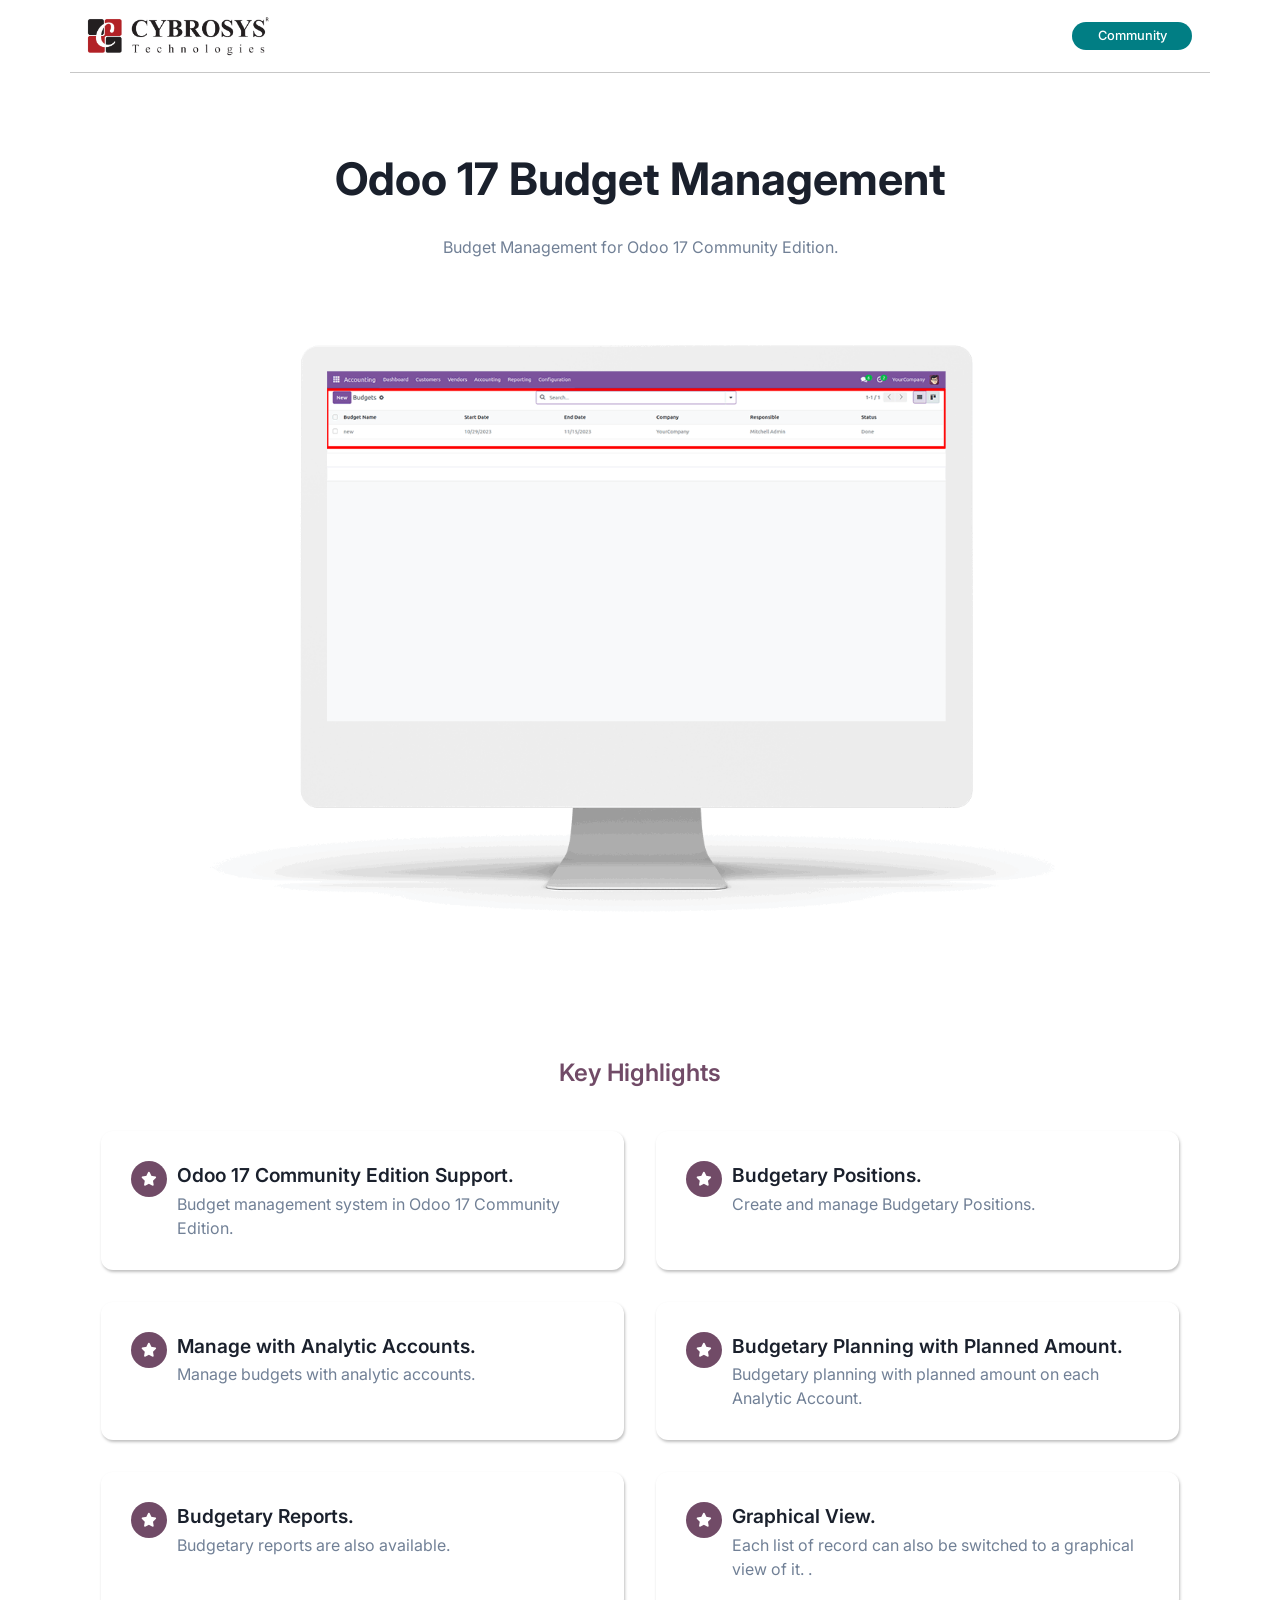
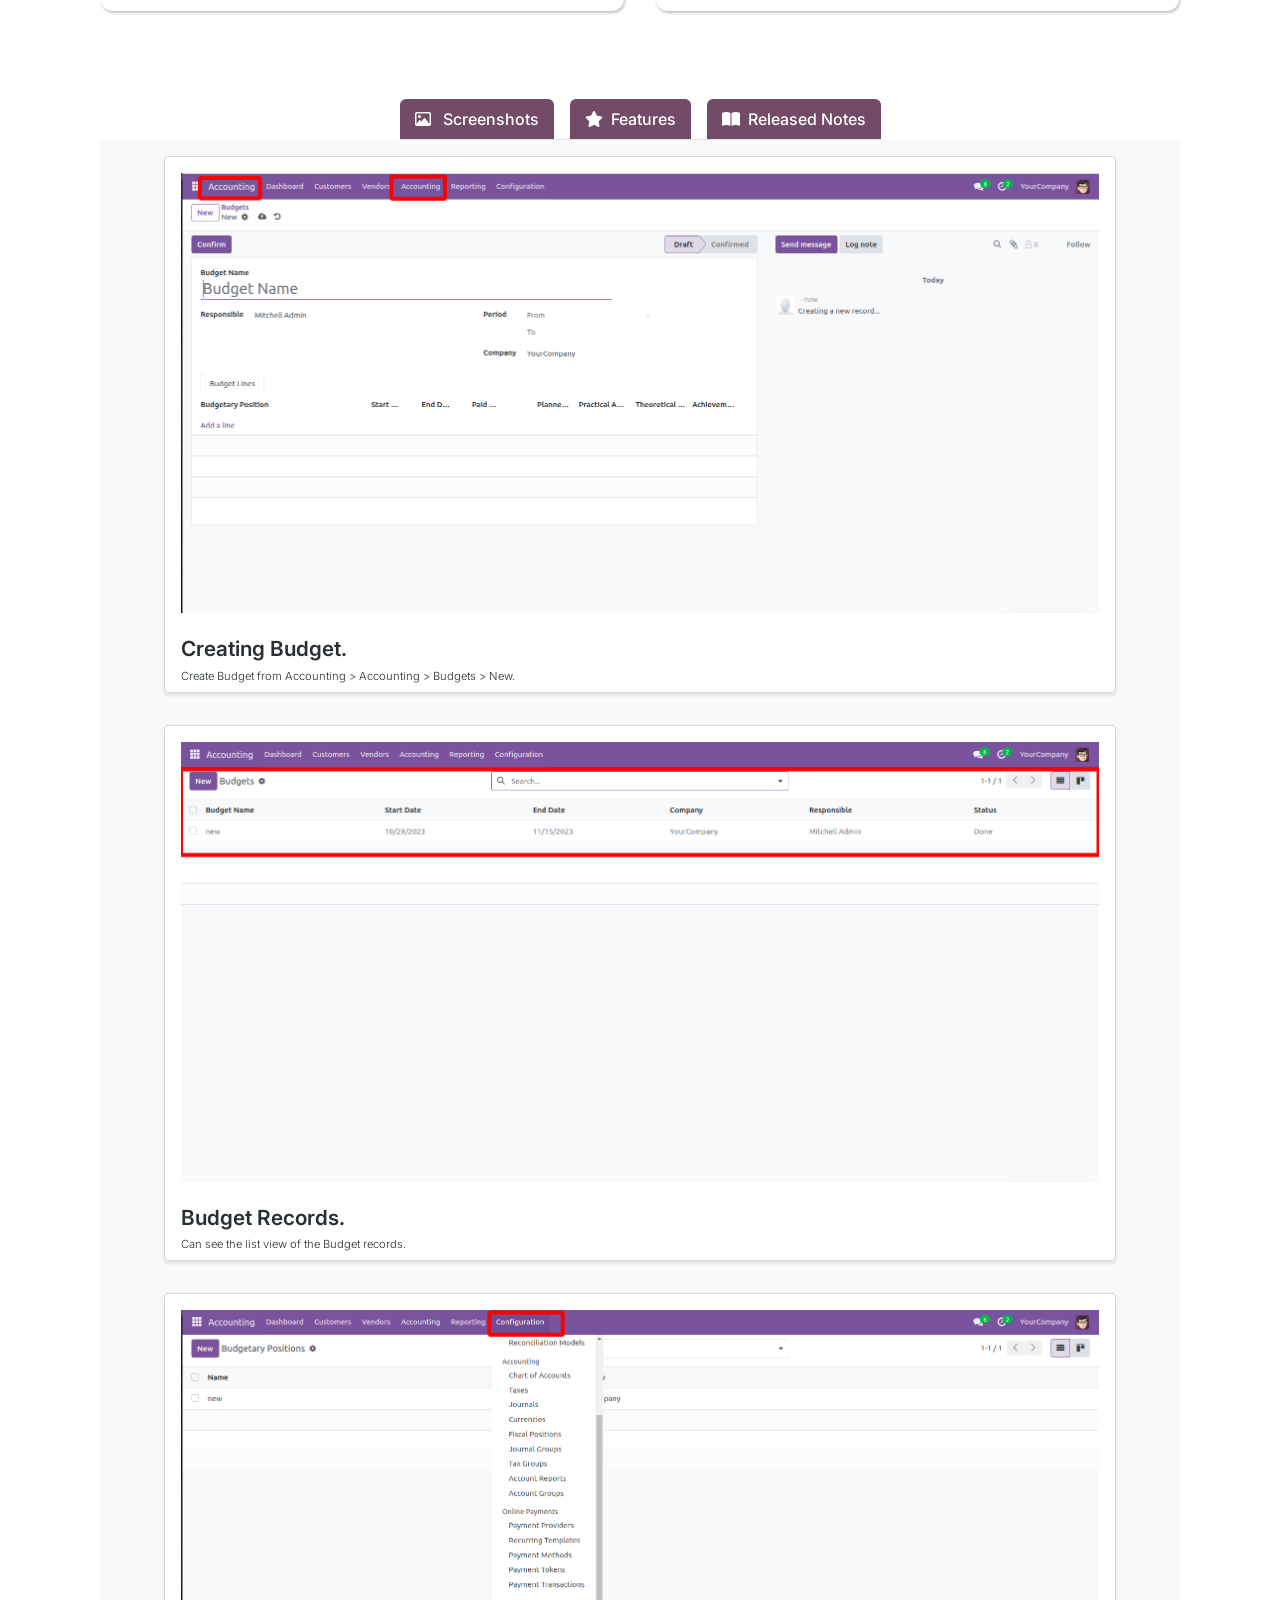
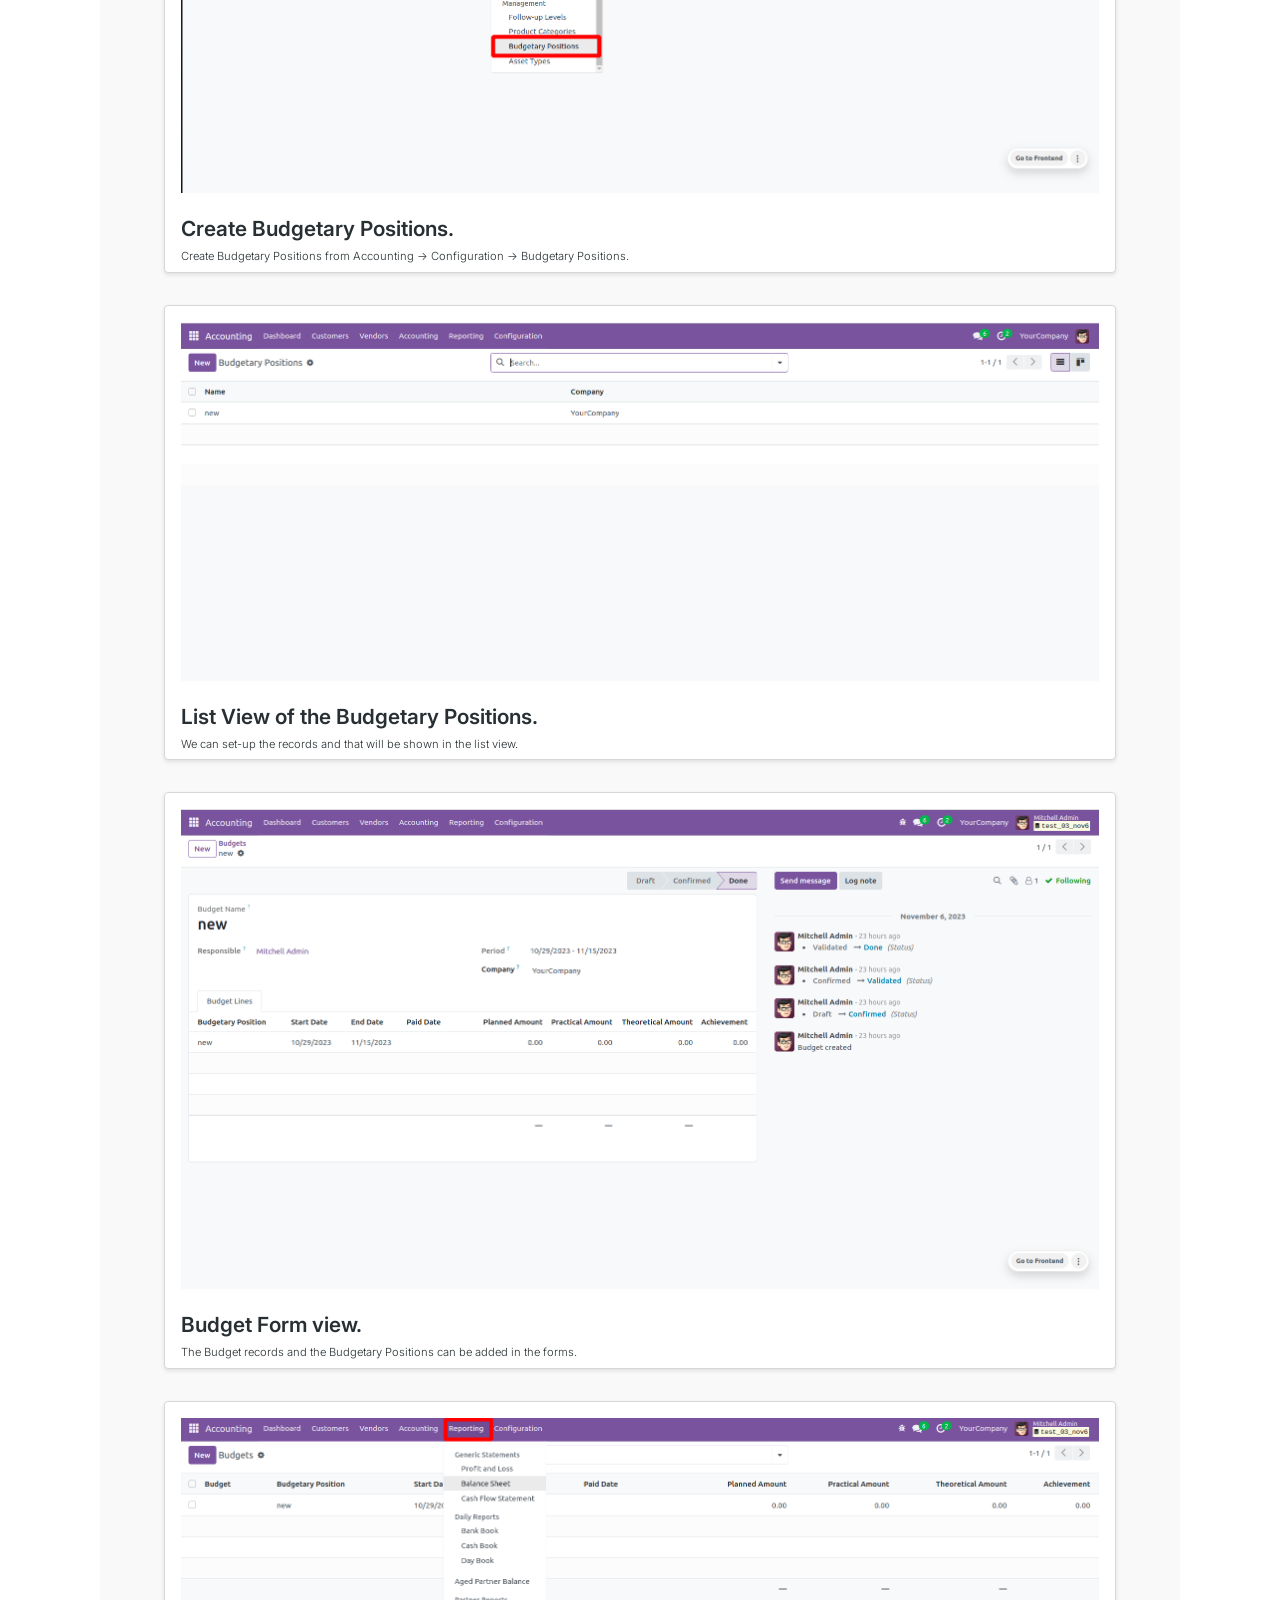
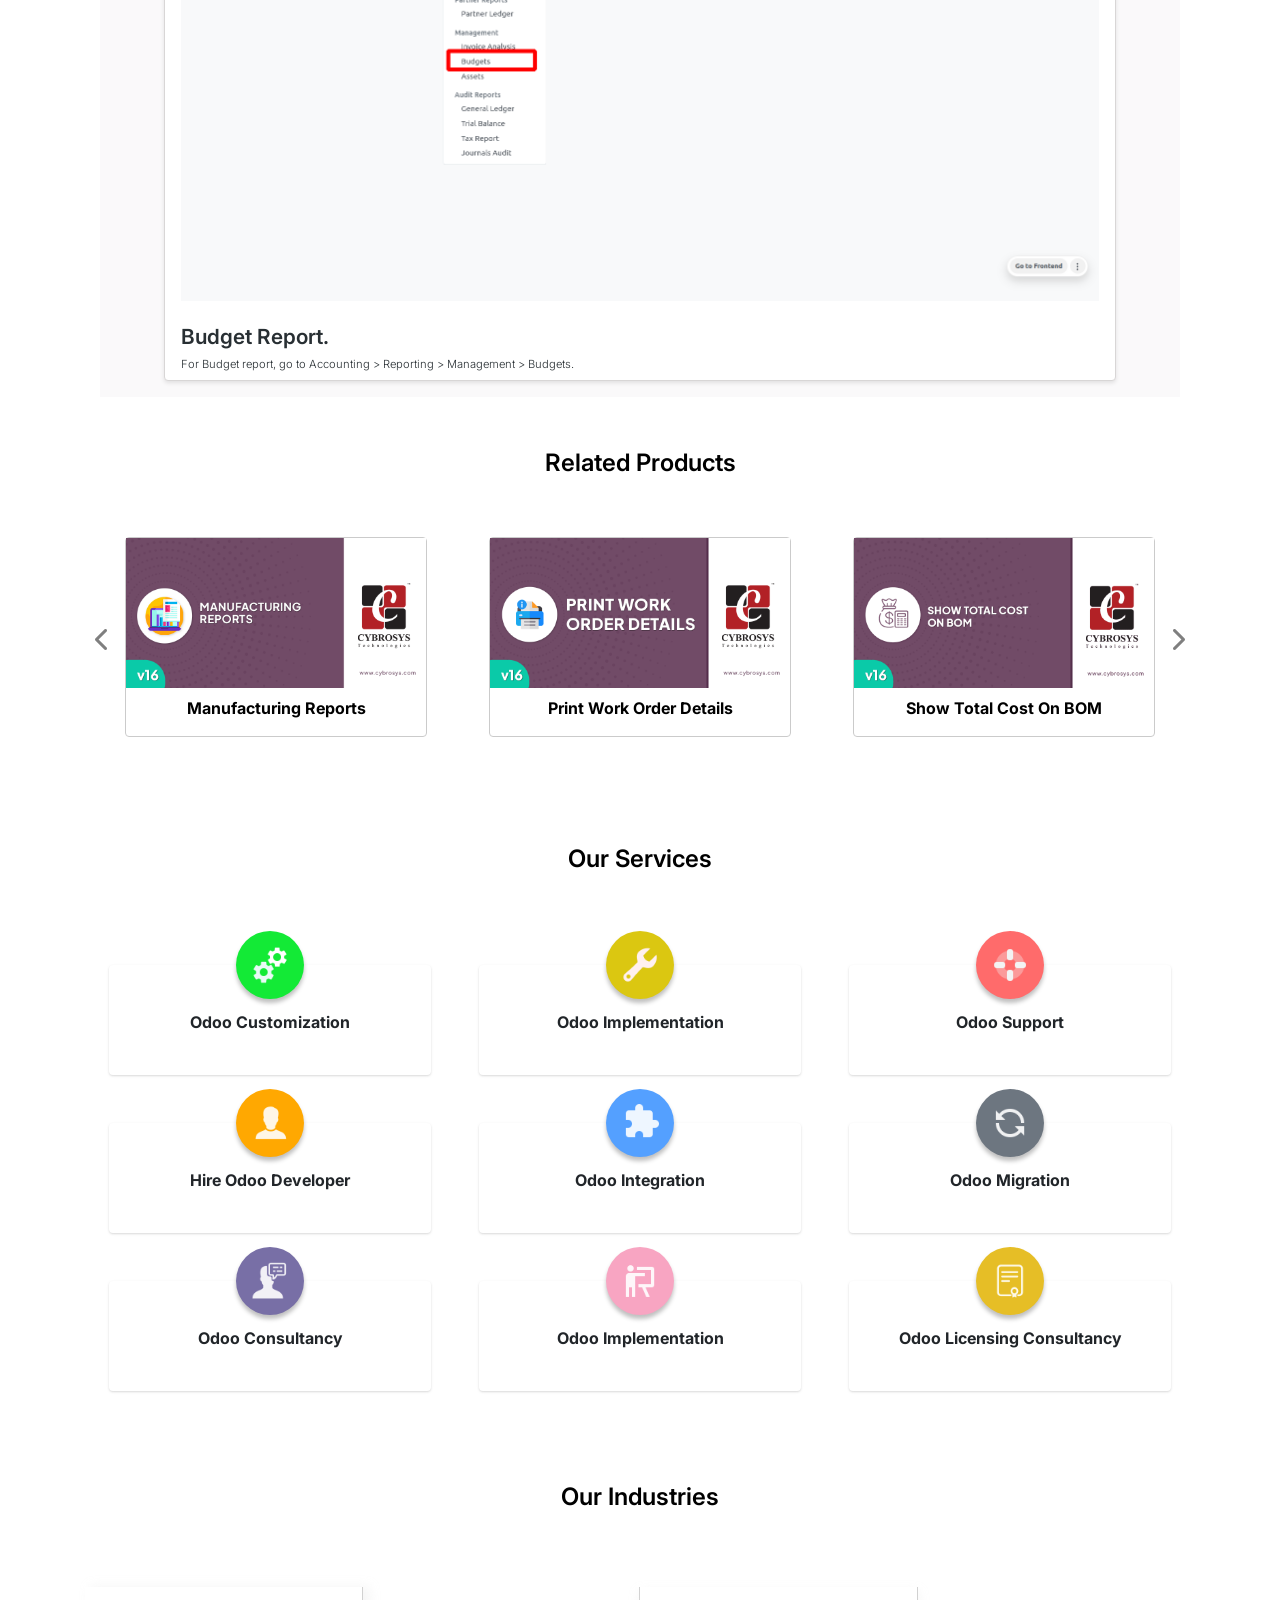
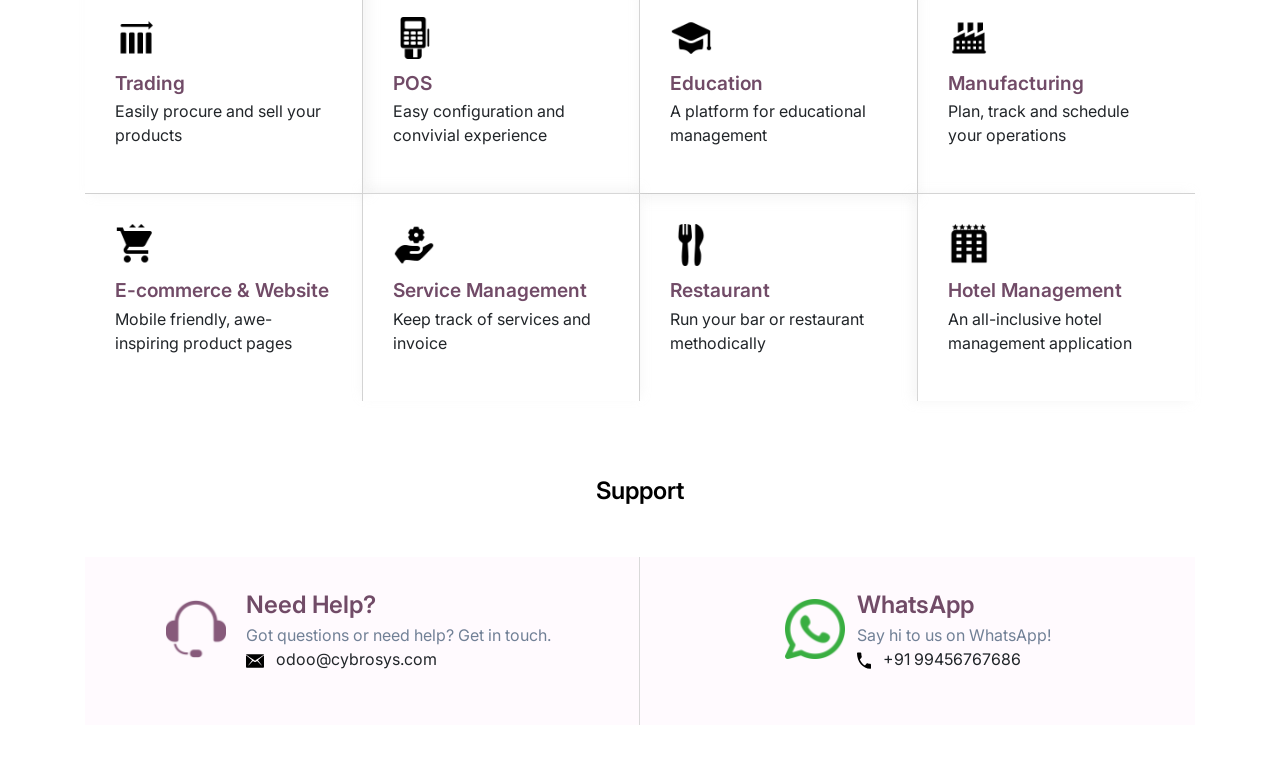
<file: base_account_budget/static/description/index.html>
<!DOCTYPE html>
<html lang="en">

<head>
    <meta charset="UTF-8">
    <meta name="viewport" content="width=device-width, initial-scale=1.0">
    <title>Odoo 17 Budget Management</title>
    <!-- Bootstrap CSS -->
    <link rel="stylesheet" href="https://cdn.jsdelivr.net/npm/bootstrap@4.0.0/dist/css/bootstrap.min.css"
        integrity="sha384-Gn5384xqQ1aoWXA+058RXPxPg6fy4IWvTNh0E263XmFcJlSAwiGgFAW/dAiS6JXm" crossorigin="anonymous">
    <link rel="stylesheet" href="https://cdnjs.cloudflare.com/ajax/libs/font-awesome/6.2.1/css/all.min.css">
    <link rel="preconnect" href="https://fonts.googleapis.com">
    <link rel="preconnect" href="https://fonts.gstatic.com" crossorigin>
    <link href="https://fonts.googleapis.com/css2?family=Inter:wght@400;500;600;700;800&display=swap" rel="stylesheet">
</head>
<body>
    <section>
        <div class="container" style="font-family: 'Inter', sans-serif !important;background-color: #fff !important;">
            <div class="row">
                <div class="col-sm-12 col-md-12 col-lg-12 d-flex justify-content-between flex-wrap align-items-sm-center"
                    style="border-bottom:1px solid rgba(0, 0, 0, 0.22)">
                    <div class="my-3">
                        <img src="assets/misc/Cybrosys R.png" style="width:auto !important; height:40px !important">
                    </div>
                    <div class="my-3 d-flex align-items-center">
                        <div class="text-center"
                            style="background-color:#017E84 !important;font-size: 0.8rem !important; color:#fff !important; font-weight:500 !important; padding:4px !important; margin:0 3px !important; border-radius:50px !important; min-width: 120px !important;">
                            Community
                        </div>
                    </div>
                </div>
            </div>
            <div class="row">
                <div class="col-sm-12 col-md-12 col-lg-12 text-center d-flex align-items-center flex-column"
                    style="margin: 80px 0px !important;">
                    <h1 style="font-size: 2.8rem;font-weight: 700; color: 
                    #1A202C;">
                        Odoo 17 Budget Management</h1>
                    <p class="my-3 mb-4"
                        style="max-width: 80%; font-weight: 400 !important; line-height: 32px; color: #718096;">
                        Budget Management for Odoo 17 Community Edition.
                    </p>
                    <div style="width: 80%; margin-top: 3rem;">
                        <img src="assets/screenshots/hero.gif" class="img-responsive" width="100%" height="auto">
                    </div>
                </div>
            </div>
            <div class="container mt-5 mb-5">
                <div class="col-lg-12 d-flex flex-column justify-content-center align-items-center mt-4">
                    <p class="m-0" style="font-weight: 600; font-size: 24px; color:#714b67 !important">Key Highlights
                    </p>
                </div>
                <div class="row py-4">
                    <div class="col-md-6 col-sm-12 p-3">
                        <div class="d-flex   h-100" style="padding: 30px;border-radius: 12px;
                                    background: #FFF;
                                    box-shadow: 1px 2px 3px 0px rgba(0, 0, 0, 0.25); ">
                            <div style="width: 36px; height: 36px; border-radius: 50%; background: #714B67;
                                    display: flex; justify-content: center; align-items: center;
                                    margin-right: 10px; flex-shrink: 0;">
                                <i class="fa-solid fa-star  " style="color: #fff;font-size:14px;"></i>
                            </div>
                            <div>
                                <p style="color: #1A202C;font-weight: 600; 
                                      font-size: 1.2rem; margin-bottom: 2px;">Odoo 17 Community Edition Support.</p>
                                <p class="m-0" style="color:#718096">Budget management system in Odoo 17 Community Edition.
                                </p>
                            </div>
                        </div>
                    </div>
                    <div class="col-md-6 col-sm-12 p-3">
                        <div class="d-flex   h-100" style="padding: 30px;border-radius: 12px;
                                    background: #FFF;
                                    box-shadow: 1px 2px 3px 0px rgba(0, 0, 0, 0.25); ">
                            <div style="width: 36px; height: 36px; border-radius: 50%; background: #714B67;
                                    display: flex; justify-content: center; align-items: center;
                                    margin-right: 10px; flex-shrink: 0;">
                                <i class="fa-solid fa-star  " style="color: #fff;font-size:14px;"></i>
                            </div>
                            <div>
                                <p style="color: #1A202C;font-weight: 600; 
                                      font-size: 1.2rem; margin-bottom: 2px;">Budgetary Positions.</p>
                                <p class="m-0" style="color:#718096">Create and manage Budgetary Positions.
                                </p>
                            </div>
                        </div>
                    </div>
                    <div class="col-md-6 col-sm-12 p-3">
                        <div class="d-flex   h-100" style="padding: 30px;border-radius: 12px;
                                    background: #FFF;
                                    box-shadow: 1px 2px 3px 0px rgba(0, 0, 0, 0.25); ">
                            <div style="width: 36px; height: 36px; border-radius: 50%; background: #714B67;
                                    display: flex; justify-content: center; align-items: center;
                                    margin-right: 10px; flex-shrink: 0;">
                                <i class="fa-solid fa-star  " style="color: #fff;font-size:14px;"></i>
                            </div>
                            <div>
                                <p style="color: #1A202C;font-weight: 600; 
                                      font-size: 1.2rem; margin-bottom: 2px;">Manage with Analytic Accounts.</p>
                                <p class="m-0" style="color:#718096">Manage budgets with analytic accounts.
                                </p>
                            </div>
                        </div>
                    </div>
                    <div class="col-md-6 col-sm-12 p-3">
                        <div class="d-flex   h-100" style="padding: 30px;border-radius: 12px;
                                    background: #FFF;
                                    box-shadow: 1px 2px 3px 0px rgba(0, 0, 0, 0.25); ">
                            <div style="width: 36px; height: 36px; border-radius: 50%; background: #714B67;
                                    display: flex; justify-content: center; align-items: center;
                                    margin-right: 10px; flex-shrink: 0; ">
                                <i class="fa-solid fa-star  " style="color: #fff;font-size:14px;"></i>
                            </div>
                            <div>
                                <p style="color: #1A202C;font-weight: 600; 
                                      font-size: 1.2rem; margin-bottom: 2px;">Budgetary Planning with Planned Amount.</p>
                                <p class="m-0" style="color:#718096"> Budgetary planning with planned amount on each Analytic Account.
                                </p>
                            </div>
                        </div>
                    </div>
                    <div class="col-md-6 col-sm-12 p-3">
                        <div class="d-flex   h-100" style="padding: 30px;border-radius: 12px;
                                    background: #FFF;
                                    box-shadow: 1px 2px 3px 0px rgba(0, 0, 0, 0.25); ">
                            <div style="width: 36px; height: 36px; border-radius: 50%; background: #714B67;
                                    display: flex; justify-content: center; align-items: center;
                                    margin-right: 10px; flex-shrink: 0; ">
                                <i class="fa-solid fa-star  " style="color: #fff;font-size:14px;"></i>
                            </div>
                            <div>
                                <p style="color: #1A202C;font-weight: 600;
                                      font-size: 1.2rem; margin-bottom: 2px;">Budgetary Reports.</p>
                                <p class="m-0" style="color:#718096"> Budgetary reports are also available.
                                </p>
                            </div>
                        </div>
                    </div>
                    <div class="col-md-6 col-sm-12 p-3">
                        <div class="d-flex   h-100" style="padding: 30px;border-radius: 12px;
                                    background: #FFF;
                                    box-shadow: 1px 2px 3px 0px rgba(0, 0, 0, 0.25); ">
                            <div style="width: 36px; height: 36px; border-radius: 50%; background: #714B67;
                                    display: flex; justify-content: center; align-items: center;
                                    margin-right: 10px; flex-shrink: 0; ">
                                <i class="fa-solid fa-star  " style="color: #fff;font-size:14px;"></i>
                            </div>
                            <div>
                                <p style="color: #1A202C;font-weight: 600;
                                      font-size: 1.2rem; margin-bottom: 2px;">Graphical View.</p>
                                <p class="m-0" style="color:#718096"> Each list of record can also be switched to a graphical view of it. .
                                </p>
                            </div>
                        </div>
                    </div>
                </div>
            </div>
            <div class="container rounded" >
                <ul class="nav nav-tabs d-flex" style="width: fit-content;margin: 0 auto;gap: 1rem;">
                    <li class="col text-center py-2 text-nowrap "
                        style="color: #fff; background-color: #714B67;border-radius: 6px 6px 0px 0px;"><a
                            class="active show" data-toggle="tab" href="#tab1"
                            style="color: #fff;font-weight: 500; background-color: #714B67; text-decoration: none;">
                            <i class="fa-regular fa-image  pr-2" style="color: #fff;"></i>
                            Screenshots</a></li>
                    <li class="col text-center py-2 text-nowrap "
                        style="color: #fff; background-color: #714B67;border-radius: 6px 6px 0px 0px;"><a
                            data-toggle="tab" href="#tab2"
                            style="color: #fff;font-weight: 500;  text-decoration: none;"><i
                                class="fa-solid fa-star  pr-2" style="color: #fff;"></i>Features</a></li>
                    <li class="col text-center py-2 text-nowrap "
                        style="color: #fff; background-color: #714B67;border-radius: 6px 6px 0px 0px;"><a
                            data-toggle="tab" href="#tab3"
                            style="color: #fff;font-weight: 500; text-decoration: none; background-color: #714B67;"><i
                                class="fa-solid fa-book-open  pr-2" style="color: #fff;"></i>Released Notes</a></li>
                </ul>
                <div class="tab-content" style="background-color: rgba(121, 113, 119, 0.04);">
                    <div id="tab1" class="tab-pane fade in active show">
                        <div class="col-lg-12 py-2" style="padding: 1rem 4rem !important;">
                            <div
                                style="border: 1px solid #d8d6d6; border-radius: 4px; background: #fff; box-shadow: 0 2px 4px rgba(0, 0, 0, 0.1);">
                                <div class="row justify-content-center p-3 w-100 m-0">
                                    <img src="assets/screenshots/budget_1.png" class="img-responsive" width="100%" height="auto">
                                </div>
                                <div class="px-3">
                                    <h4 class="mt-2"
                                        style=" font-weight:600 !important; color:#282F33 !important; font-size:1.3rem !important">
                                        Creating Budget.</h4>
                                    <h6 class="mt-2"
                                        style=" font-weight:300 !important; color:#282F33 !important; font-size:0.7rem !important">
                                        Create Budget from Accounting > Accounting > Budgets > New.</h6>
                                </div>
                            </div>
                        </div>
                        <div class="col-lg-12 py-2" style="padding: 1rem 4rem !important;">
                            <div
                                style="border: 1px solid #d8d6d6; border-radius: 4px; background: #fff; box-shadow: 0 2px 4px rgba(0, 0, 0, 0.1);">
                                <div class="row justify-content-center p-3 w-100 m-0">
                                    <img src="assets/screenshots/budget_2.png" class="img-responsive" width="100%" height="auto">
                                </div>
                                <div class="px-3">
                                    <h4 class="mt-2"
                                        style=" font-weight:600 !important; color:#282F33 !important; font-size:1.3rem !important">
                                        Budget Records.</h4>
                                    <h6 class="mt-2"
                                        style=" font-weight:300 !important; color:#282F33 !important; font-size:0.7rem !important">
                                        Can see the list view of the Budget records.</h6>
                                </div>
                            </div>
                        </div>
                        <div class="col-lg-12 py-2" style="padding: 1rem 4rem !important;">
                            <div
                                style="border: 1px solid #d8d6d6; border-radius: 4px;  background: #fff; box-shadow: 0 2px 4px rgba(0, 0, 0, 0.1);">
                                <div class="row justify-content-center p-3 w-100 m-0">
                                    <img src="assets/screenshots/budget_3.png" class="img-responsive" width="100%" height="auto">
                                </div>
                                <div class="px-3">
                                    <h4 class="mt-2"
                                        style=" font-weight:600 !important; color:#282F33 !important; font-size:1.3rem !important">
                                        Create Budgetary Positions.</h4>
                                    <h6 class="mt-2"
                                        style=" font-weight:300 !important; color:#282F33 !important; font-size:0.7rem !important">
                                        Create Budgetary Positions from Accounting -> Configuration -> Budgetary Positions.</h6>
                                </div>
                            </div>
                        </div>
                        <div class="col-lg-12 py-2" style="padding: 1rem 4rem !important;">
                            <div
                                style="border: 1px solid #d8d6d6; border-radius: 4px;  background: #fff; box-shadow: 0 2px 4px rgba(0, 0, 0, 0.1);">
                                <div class="row justify-content-center p-3 w-100 m-0">
                                    <img src="assets/screenshots/budget_4.png" class="img-responsive" width="100%" height="auto">
                                </div>
                                <div class="px-3">
                                    <h4 class="mt-2"
                                        style=" font-weight:600 !important; color:#282F33 !important; font-size:1.3rem !important">
                                        List View of the Budgetary Positions.</h4>
                                    <h6 class="mt-2"
                                        style=" font-weight:300 !important; color:#282F33 !important; font-size:0.7rem !important">
                                        We can set-up the records and that will be shown in the list view.</h6>
                                </div>
                            </div>
                        </div>

                        <div class="col-lg-12 py-2" style="padding: 1rem 4rem !important;">
                            <div
                                style="border: 1px solid #d8d6d6; border-radius: 4px;  background: #fff; box-shadow: 0 2px 4px rgba(0, 0, 0, 0.1);">
                                <div class="row justify-content-center p-3 w-100 m-0">
                                    <img src="assets/screenshots/budget_6.png" class="img-responsive" width="100%" height="auto">
                                </div>
                                <div class="px-3">
                                    <h4 class="mt-2"
                                        style=" font-weight:600 !important; color:#282F33 !important; font-size:1.3rem !important">
                                        Budget Form view.</h4>
                                    <h6 class="mt-2"
                                        style=" font-weight:300 !important; color:#282F33 !important; font-size:0.7rem !important">
                                        The Budget records and the Budgetary Positions can be added in the forms.</h6>
                                </div>
                            </div>
                        </div>
                        <div class="col-lg-12 py-2" style="padding: 1rem 4rem !important;">
                            <div
                                style="border: 1px solid #d8d6d6; border-radius: 4px;  background: #fff; box-shadow: 0 2px 4px rgba(0, 0, 0, 0.1);">
                                <div class="row justify-content-center p-3 w-100 m-0">
                                    <img src="assets/screenshots/budget_5.png" class="img-responsive" width="100%" height="auto">
                                </div>
                                <div class="px-3">
                                    <h4 class="mt-2"
                                        style=" font-weight:600 !important; color:#282F33 !important; font-size:1.3rem !important">
                                        Budget Report.</h4>
                                    <h6 class="mt-2"
                                        style=" font-weight:300 !important; color:#282F33 !important; font-size:0.7rem !important">
                                        For Budget report, go to Accounting > Reporting > Management > Budgets.</h6>
                                </div>
                            </div>
                        </div>
                    </div>
                    <div id="tab2" class="tab-pane fade">
                        <div class="col-mg-12" style="padding: 1rem 4rem;">
                            <ul style="list-style: none; padding: 1rem 0;font-weight: 500;">
                                <li class="py-3"
                                    style="font-weight: 500;background-color: #fff; border-radius: 4px; padding: 1rem; margin-bottom: 1rem; box-shadow: 0 2px 4px rgba(0, 0, 0, 0.1);">
                                    <span style="margin-right: 12px;"><img src="assets/misc/star (1) 2.svg" alt=""
                                            width="16px"></span>Create and manage Budgetary Positions.
                                </li>
                                <li class="py-3"
                                    style="font-weight: 500;background-color: #fff; border-radius: 4px; padding: 1rem; margin-bottom: 1rem; box-shadow: 0 2px 4px rgba(0, 0, 0, 0.1);">
                                    <span style="margin-right: 12px;"><img src="assets/misc/star (1) 2.svg" alt=""
                                            width="16px"></span>Manage budgets with analytic accounts.
                                </li>
                                <li class="py-3"
                                    style="font-weight: 500;background-color: #fff; border-radius: 4px; padding: 1rem; margin-bottom: 1rem; box-shadow: 0 2px 4px rgba(0, 0, 0, 0.1);">
                                    <span style="margin-right: 12px;"><img src="assets/misc/star (1) 2.svg" alt=""
                                            width="16px"></span>Budgetary planning with planned amount on each Analytic Account..
                                </li>

                            </ul>
                        </div>
                    </div>
                    <div id="tab3" class="tab-pane fade">
                        <div class="col-mg-12 active" style="padding: 1rem 4rem;">
                            <div class="py-3"
                                style="font-weight: 500;background-color: #fff; border-radius: 4px; padding: 1rem; box-shadow: 0 2px 4px rgba(0, 0, 0, 0.1);">
                                <div class="d-flex mb-3" style="font-size: 0.8rem; font-weight: 500;"><span>Version
                                        17.0.1.0.0</span><span class="px-2">|</span><span
                                        style="color: #714B67;font-weight: 600;">Released on:07th Nov 2023</span>
                                </div>
                                <p class="m-0"
                                    style=" color:#718096!important; font-size:1rem !important;line-height: 28px;">

                                    Odoo 17 Budgets Management.</p>
                            </div>
                        </div>
                    </div>
                </div>
            </div>
            <div class="container mt-5">
                <div class="col-lg-12 d-flex flex-column justify-content-center align-items-center mt-5">
                    <p class="m-0" style="font-weight: 600; font-size: 24px; color:#000 !important">Related Products</p>
                </div>
            </div>
            <div id="myCarousel" class="carousel slide py-3" data-ride="carousel">
                <div class="carousel-inner">
                    <div class="carousel-item active">
                        <div class="row p-4">
                            <div class="col">
                                <div class="p-3">
                                    <a href="https://apps.odoo.com/apps/modules/16.0/manufacturing_reports/" style="color: #000; text-decoration: none;">
                                        <div style="border:1px solid #CBCBCB !important;border-radius: 4px;">
                                            <div style="width: 300px; ">
                                                <img src="assets/modules/1.png" alt="" width="100%" height="auto">

                                            </div>
                                            <p class="text-center pt-2 text-black font-weight-bold">Manufacturing Reports</p>
                                        </div>
                                    </a>
                                </div>
                            </div>
                            <div class="col">
                                <div class="p-3">
                                    <a href="https://apps.odoo.com/apps/modules/16.0/mrp_work_order_print/" style="color: #000; text-decoration: none;">
                                        <div style="border:1px solid #CBCBCB !important;border-radius: 4px;">
                                            <div style="width: 300px; ">
                                                <img src="assets/modules/2.png" alt="" width="100%" height="auto">

                                            </div>
                                            <p class="text-center pt-2 text-black font-weight-bold">Print Work Order Details</p>
                                        </div>
                                    </a>
                                </div>
                            </div>
                            <div class="col">
                                <div class="p-3">
                                    <a href="https://apps.odoo.com/apps/modules/16.0/bom_total_cost/" style="color: #000; text-decoration: none;">
                                        <div style="border:1px solid #CBCBCB !important;border-radius: 4px;">
                                            <div style="width: 300px; ">
                                                <img src="assets/modules/3.png" alt="" width="100%" height="auto">

                                            </div>
                                            <p class="text-center pt-2 text-black font-weight-bold">Show Total Cost On BOM</p>
                                        </div>
                                    </a>
                                </div>
                            </div>
                        </div>
                    </div>
                    <div class="carousel-item">
                        <div class="row p-4">
                            <div class="col">
                                <div class="p-3">
                                    <a href="https://apps.odoo.com/apps/modules/16.0/simple_mrp_order/" style="color: #000; text-decoration: none;">
                                        <div style="border:1px solid #CBCBCB !important;border-radius: 4px;">
                                            <div style="width: 300px; ">
                                                <img src="assets/modules/4.png" alt="" width="100%" height="auto">

                                            </div>
                                            <p class="text-center pt-2 text-black font-weight-bold">Simple Manufacturing Orders</p>
                                        </div>
                                    </a>
                                </div>
                            </div>
                            <div class="col">
                                <div class="p-3">
                                    <a href="https://apps.odoo.com/apps/modules/16.0/bom_multiple_product/" style="color: #000; text-decoration: none;">
                                        <div style="border:1px solid #CBCBCB !important;border-radius: 4px;">
                                            <div style="width: 300px;">
                                                <img src="assets/modules/5.png" alt="" width="100%" height="auto">

                                            </div>
                                            <p class="text-center pt-2 text-black font-weight-bold">BOM Multiple Product Selection</p>
                                        </div>
                                    </a>
                                </div>
                            </div>
                            <div class="col">
                                <div class="p-3">
                                    <a href="https://apps.odoo.com/apps/modules/16.0/cw_mrp/" style="color: #000; text-decoration: none;">
                                        <div style="border:1px solid #CBCBCB !important;border-radius: 4px;">
                                            <div style="width: 300px;">
                                                <img src="assets/modules/6.png" alt="" width="100%" height="auto">
                                            </div>
                                            <p class="text-center pt-2 text-black font-weight-bold"> Catch Weight Management: Manufacturing</p>
                                        </div>
                                    </a>
                                </div>
                            </div>
                        </div>
                    </div>
                </div>
                <a class="carousel-control-prev" href="#myCarousel" data-slide="prev" style="width: 35px; color: #000;">
                    <span class="carousel-control-prev-icon">
                        <i class="fa fa-chevron-left" style="font-size: 24px;"></i>
                    </span>
                </a>
                <a class="carousel-control-next" href="#myCarousel" data-slide="next" style="width: 35px; color: #000;">
                    <span class="carousel-control-next-icon">
                        <i class="fa fa-chevron-right" style="font-size: 24px;"></i>
                    </span>
                </a>
            </div>
            <div class="container mt-5">
                <div class="col-lg-12 d-flex flex-column justify-content-center align-items-center mt-4">
                    <p class="m-0" style="font-weight: 600; font-size: 24px; color:#000 !important">Our Services</p>

                </div>
            </div>
            <div class="container my-5">
                <div class="row py-3">
                    <div class="col-md-4 col-sm-6 px-4 py-4">
                        <div
                            style="background-color: #fff; padding: 25px; text-align: center;  box-shadow: rgba(0, 0, 0, 0.1) 0px 1px 3px 0px, rgba(0, 0, 0, 0.06) 0px 1px 2px 0px; position: relative;border-radius: 4px;">
                            <div style="position: absolute; top: 0%; left: 50%; transform: translate(-50%, -50%);">
                                <div style="background-color:#13EA36 ; border-radius: 50%; padding: 15px;    width: 68px;
                                    height: 68px; display: inline-block; box-shadow:0px 4px 4px rgba(0, 0, 0, 0.25);">
                                    <img src="assets/icons/cogs.png" alt="service-icon" width="38px" height="auto">
                                </div>
                            </div>
                            <p style="margin-top: 20px; font-weight: bold;">Odoo Customization</p>
                        </div>
                    </div>
                    <div class="col-md-4 col-sm-6 px-4 py-4">
                        <div
                            style="background-color: #fff; padding: 25px; text-align: center; box-shadow: rgba(0, 0, 0, 0.1) 0px 1px 3px 0px, rgba(0, 0, 0, 0.06) 0px 1px 2px 0px; position: relative;border-radius: 4px;">
                            <div style="position: absolute; top: 0%; left: 50%; transform: translate(-50%, -50%);">
                                <div style="background-color:#DBC711; border-radius: 50%; padding: 15px;    width: 68px;
                                    height: 68px; display: inline-block; box-shadow:0px 4px 4px rgba(0, 0, 0, 0.25);">
                                    <img src="assets/icons/wrench.png" alt="service-icon" width="38px" height="auto">
                                </div>
                            </div>
                            <p style="margin-top: 20px; font-weight: bold;">Odoo Implementation</p>
                        </div>
                    </div>
                    <div class="col-md-4 col-sm-6 px-4 py-4">
                        <div
                            style="background-color: #fff; padding: 25px; text-align: center;  box-shadow: rgba(0, 0, 0, 0.1) 0px 1px 3px 0px, rgba(0, 0, 0, 0.06) 0px 1px 2px 0px; position: relative; border-radius: 4px;">
                            <div style="position: absolute; top: 0%; left: 50%; transform: translate(-50%, -50%);">
                                <div style="background-color:#FF6B6B ; border-radius: 50%; padding: 15px;    width: 68px;
                                    height: 68px; display: inline-block; box-shadow:0px 4px 4px rgba(0, 0, 0, 0.25);">
                                    <img src="assets/icons/lifebuoy.png" alt="service-icon" width="38px" height="auto">
                                </div>
                            </div>
                            <p style="margin-top: 20px; font-weight: bold;">Odoo Support</p>
                        </div>
                    </div>
                    <div class="col-md-4 col-sm-6 px-4 py-4">
                        <div
                            style="background-color: #fff; padding: 25px; text-align: center; box-shadow: rgba(0, 0, 0, 0.1) 0px 1px 3px 0px, rgba(0, 0, 0, 0.06) 0px 1px 2px 0px; position: relative; border-radius: 4px;">
                            <div style="position: absolute; top: 0%; left: 50%; transform: translate(-50%, -50%);">
                                <div style="background-color:#FFA801 ; border-radius: 50%; padding: 15px;    width: 68px;
                                    height: 68px; display: inline-block; box-shadow:0px 4px 4px rgba(0, 0, 0, 0.25);">
                                    <img src="assets/icons/user.png" alt="service-icon" width="38px" height="auto">
                                </div>
                            </div>
                            <p style="margin-top: 20px; font-weight: bold;">Hire Odoo Developer</p>
                        </div>
                    </div>
                    <div class="col-md-4 col-sm-6 px-4 py-4">
                        <div
                            style="background-color: #fff; padding: 25px; text-align: center;  box-shadow: rgba(0, 0, 0, 0.1) 0px 1px 3px 0px, rgba(0, 0, 0, 0.06) 0px 1px 2px 0px; position: relative; border-radius: 4px;">

                            <div style="position: absolute; top: 0%; left: 50%; transform: translate(-50%, -50%);">
                                <div style="background-color:#54A0FF; border-radius: 50%; padding: 15px;    width: 68px;
                                    height: 68px; display: inline-block; box-shadow:0px 4px 4px rgba(0, 0, 0, 0.25);">
                                    <img src="assets/icons/puzzle.png" alt="service-icon" width="38px" height="auto">
                                </div>
                            </div>
                            <p style="margin-top: 20px; font-weight: bold;">Odoo Integration</p>
                        </div>
                    </div>
                    <div class="col-md-4 col-sm-6 px-4 py-4">
                        <div
                            style="background-color: #fff; padding: 25px; text-align: center;  box-shadow: rgba(0, 0, 0, 0.1) 0px 1px 3px 0px, rgba(0, 0, 0, 0.06) 0px 1px 2px 0px; position: relative;border-radius: 4px;">
                            <div style="position: absolute; top: 0%; left: 50%; transform: translate(-50%, -50%);">
                                <div style="background-color:#6D7680 ; border-radius: 50%; padding: 15px;    width: 68px;
                                    height: 68px; display: inline-block; box-shadow:0px 4px 4px rgba(0, 0, 0, 0.25);">
                                    <img src="assets/icons/update.png" alt="service-icon" width="38px" height="auto">
                                </div>
                            </div>
                            <p style="margin-top: 20px; font-weight: bold;">Odoo Migration</p>
                        </div>
                    </div>
                    <div class="col-md-4 col-sm-6 px-4 py-4">
                        <div
                            style="background-color: #fff; padding: 25px; text-align: center;  box-shadow: rgba(0, 0, 0, 0.1) 0px 1px 3px 0px, rgba(0, 0, 0, 0.06) 0px 1px 2px 0px; position: relative;border-radius: 4px;">
                            <div style="position: absolute; top: 0%; left: 50%; transform: translate(-50%, -50%);">
                                <div style="background-color:#786FA6 ; border-radius: 50%; padding: 15px;    width: 68px;
                                    height: 68px; display: inline-block; box-shadow:0px 4px 4px rgba(0, 0, 0, 0.25);">
                                    <img src="assets/icons/consultation.png" alt="service-icon" width="38px" height="auto">
                                </div>
                            </div>
                            <p style="margin-top: 20px; font-weight: bold;">Odoo Consultancy</p>
                        </div>
                    </div>
                    <div class="col-md-4 col-sm-6 px-4 py-4">
                        <div
                            style="background-color: #fff; padding: 25px; text-align: center; box-shadow: rgba(0, 0, 0, 0.1) 0px 1px 3px 0px, rgba(0, 0, 0, 0.06) 0px 1px 2px 0px;position: relative;border-radius: 4px;">
                            <div style="position: absolute; top: 0%; left: 50%; transform: translate(-50%, -50%);">
                                <div style="background-color:#F8A5C2 ; border-radius: 50%; padding: 15px;    width: 68px;
                                    height: 68px; display: inline-block; box-shadow:0px 4px 4px rgba(0, 0, 0, 0.25);">
                                    <img src="assets/icons/training.png" alt="service-icon" width="38px" height="auto">
                                </div>
                            </div>
                            <p style="margin-top: 20px; font-weight: bold;">Odoo Implementation</p>
                        </div>
                    </div>
                    <div class="col-md-4 col-sm-6 px-4 py-4">
                        <div
                            style="background-color: #fff; padding: 25px; text-align: center;  box-shadow: rgba(0, 0, 0, 0.1) 0px 1px 3px 0px, rgba(0, 0, 0, 0.06) 0px 1px 2px 0px; position: relative;border-radius: 4px;">
                            <div style="position: absolute; top: 0%; left: 50%; transform: translate(-50%, -50%);">
                                <div style="background-color:#E6BE26; border-radius: 50%; padding: 15px;    width: 68px;
                                    height: 68px; display: inline-block; box-shadow:0px 4px 4px rgba(0, 0, 0, 0.25);">
                                    <img src="assets/icons/license.png" alt="service-icon" width="38px" height="auto">
                                </div>
                            </div>
                            <p style="margin-top: 20px; font-weight: bold;">Odoo Licensing Consultancy</p>
                        </div>
                    </div>
                </div>
            </div>
            <div class="container mt-5">
                <div class="col-lg-12 d-flex flex-column justify-content-center align-items-center mt-4">
                    <p class="m-0" style="font-weight: 600; font-size: 24px; color:#000 !important">Our Industries</p>

                </div>
            </div>
            <div class="container">
                <div class="row my-5 py-4">
                    <div class="col-md-3 col-sm-6 p-0">
                        <div class="d-flex flex-column h-100 "
                            style="border-right: 1px solid rgb(209, 209, 209); border-bottom: 1px solid  rgb(209, 209, 209); padding: 30px; box-shadow: 6px 0 10px rgba(228, 227, 227, 0.373);">
                            <img src="assets/icons/trading-black.png" width="42px" height="auto" alt="">
                            <p style="color: #714B67;font-weight: 600; margin-top: 10px;
                           font-size: 1.2rem; margin-bottom: 2px;">Trading</p>
                            <p>Easily procure and sell your products</p>
                        </div>
                    </div>
                    <div class="col-md-3 col-sm-6  p-0">
                        <div class="d-flex flex-column h-100"
                            style="border-right: 1px solid rgb(209, 209, 209);border-bottom: 1px solid  rgb(209, 209, 209); padding: 30px;">
                            <img src="assets/icons/pos-black.png" width="42px" height="auto" alt="">
                            <p style="color: #714B67;font-weight: 600; margin-top: 10px;
                            font-size: 1.2rem; margin-bottom: 2px;">POS</p>
                            <p>Easy configuration and convivial experience</p>
                        </div>
                    </div>
                    <div class="col-md-3 col-sm-6  p-0">
                        <div class="d-flex flex-column h-100"
                            style="border-right: 1px solid  rgb(209, 209, 209);border-bottom: 1px solid   rgba(0, 0, 0, 0.2); padding: 30px; box-shadow: 0 5px 10px  rgba(228, 227, 227, 0.373)">
                            <img src="assets/icons/education-black.png" width="42px" height="auto" alt="">
                            <p style="color: #714B67;font-weight: 600; margin-top: 10px;
                            font-size: 1.2rem; margin-bottom: 2px;">Education</p>
                            <p>A platform for educational management</p>
                        </div>
                    </div>
                    <div class="col-md-3 col-sm-6  p-0">
                        <div class="d-flex flex-column h-100"
                            style="border-bottom: 1px solid  rgb(209, 209, 209); padding: 30px; ">
                            <img src="assets/icons/manufacturing-black.png" width="42px" height="auto" alt="">
                            <p style="color: #714B67;font-weight: 600; margin-top: 10px;
                            font-size: 1.2rem; margin-bottom: 2px;">Manufacturing</p>
                            <p>Plan, track and schedule your operations</p>
                        </div>
                    </div>
                    <div class="col-md-3 col-sm-6 p-0">
                        <div class="d-flex flex-column h-100"
                            style="border-right: 1px solid  rgb(209, 209, 209); padding: 30px;">
                            <img src="assets/icons/ecom-black.png" width="42px" height="auto" alt="">
                            <p style="color: #714B67;font-weight: 600; margin-top: 10px;
                            font-size: 1.2rem; margin-bottom: 2px;">E-commerce & Website</p>
                            <p>Mobile friendly, awe-inspiring product pages</p>
                        </div>
                    </div>
                    <div class="col-md-3 col-sm-6   p-0">
                        <div class="d-flex flex-column h-100"
                            style="border-right: 1px solid  rgb(209, 209, 209); padding: 30px;box-shadow: 0 -5px 10px  rgba(228, 227, 227, 0.373);">
                            <img src="assets/icons/service-black.png" width="42px" height="auto" alt="">
                            <p style="color: #714B67;font-weight: 600; margin-top: 10px;
                            font-size: 1.2rem; margin-bottom: 2px;">Service Management</p>
                            <p>Keep track of services and invoice</p>
                        </div>
                    </div>
                    <div class="col-md-3 col-sm-6    p-0">
                        <div class="d-flex flex-column h-100"
                            style="border-right: 1px solid  rgb(209, 209, 209); padding: 30px; ">
                            <img src="assets/icons/restaurant-black.png" width="42px" height="auto" alt="">
                            <p style="color: #714B67;font-weight: 600; margin-top: 10px;
                            font-size: 1.2rem; margin-bottom: 2px;">Restaurant</p>
                            <p>Run your bar or restaurant methodically</p>
                        </div>
                    </div>
                    <div class="col-md-3 col-sm-6   p-0">
                        <div class="d-flex flex-column h-100"
                            style=" padding: 30px;box-shadow: -5px 0 10px  rgba(228, 227, 227, 0.373);">
                            <img src="assets/icons/hotel-black.png" width="42px" height="auto" alt="">
                            <p style="color: #714B67;font-weight: 600; margin-top: 10px;
                            font-size: 1.2rem; margin-bottom: 2px;">Hotel Management</p>
                            <p>An all-inclusive hotel management application</p>
                        </div>
                    </div>
                </div>
            </div>
            <div class="container mt-5">
                <div class="col-lg-12 d-flex flex-column justify-content-center align-items-center mt-5">
                    <p class="m-0" style="font-weight: 600; font-size: 24px; color:#000 !important">Support</p>
                </div>
            </div>
            <div class="container my-5">
                <div class="row" style="background-color: #FFFAFE;">
                    <div class="col-md-6 pb-4  d-flex align-items-center justify-content-center"
                        style="border-right: 1px solid #D9D9D9;">
                        <div style="padding: 30px;">
                            <div class="d-flex align-items-center">
                                <img src="assets/misc/support (1) 1.svg" alt="" width="60px" style="margin-right: 12px;">
                                <div style="padding: 0px 8px;">
                                    <span
                                        style="color: #714B67;font-size: 24px;font-weight: 600;padding-bottom: 1rem;">Need
                                        Help?</span>
                                    <p class="m-0" style="color:#718096;">Got questions or need help? Get in touch.</p>
                                    <div style="font-weight: 400;"><span><img src="assets/misc/support-email.svg" alt=""
                                                width="18px"
                                                style="filter: invert(1);margin-right: 0.8rem;"></span>odoo@cybrosys.com
                                    </div>
                                </div>
                            </div>
                        </div>
                    </div>
                    <div class="col-md-6 pb-4 d-flex align-items-center justify-content-center">
                        <div style="padding: 30px;">
                            <div class="d-flex align-items-center">
                                <img src="assets/misc/whatsapp 1.svg" alt="" width="60px" style="margin-right: 12px;">
                                <div>
                                    <span style="color: #714B67;font-size: 24px;font-weight: 600;">WhatsApp</span>
                                    <p class="m-0" style="color:#718096;">Say hi to us on WhatsApp!</p>
                                    <div style="font-weight: 400; font-size: 16px;"><span><img src="assets/misc/phone.svg"
                                                alt="" width="14px"
                                                style="filter: invert(1); margin-right: 0.8rem;"></span>+91
                                        99456767686</div>
                                </div>
                            </div>
                        </div>
                    </div>
                </div>
            </div>
        </div>
    </section>
    <!-- Optional JavaScript -->
    <!-- jQuery first, then Popper.js, then Bootstrap JS -->
    <script src="https://ajax.googleapis.com/ajax/libs/jquery/3.5.1/jquery.min.js"></script>
    <script src="https://maxcdn.bootstrapcdn.com/bootstrap/4.5.2/js/bootstrap.min.js"></script>
</body>
</html>
</file>
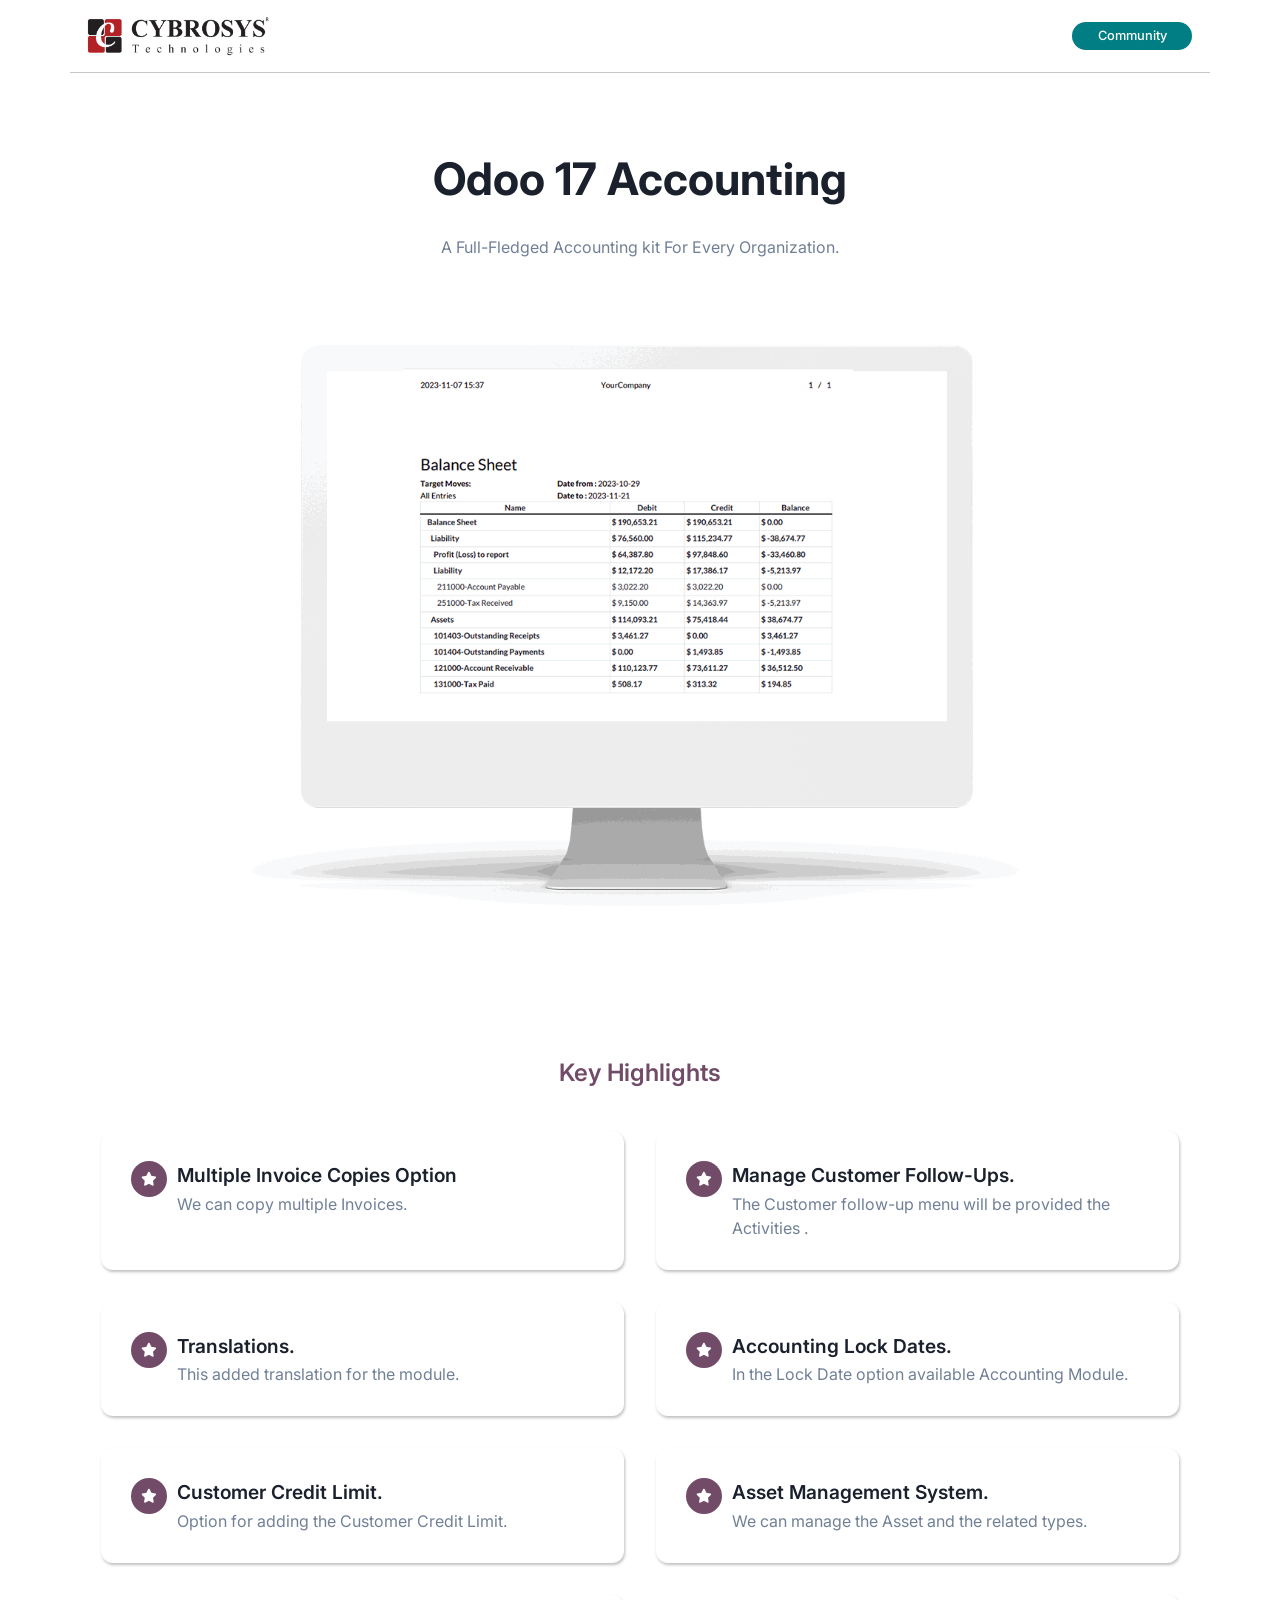
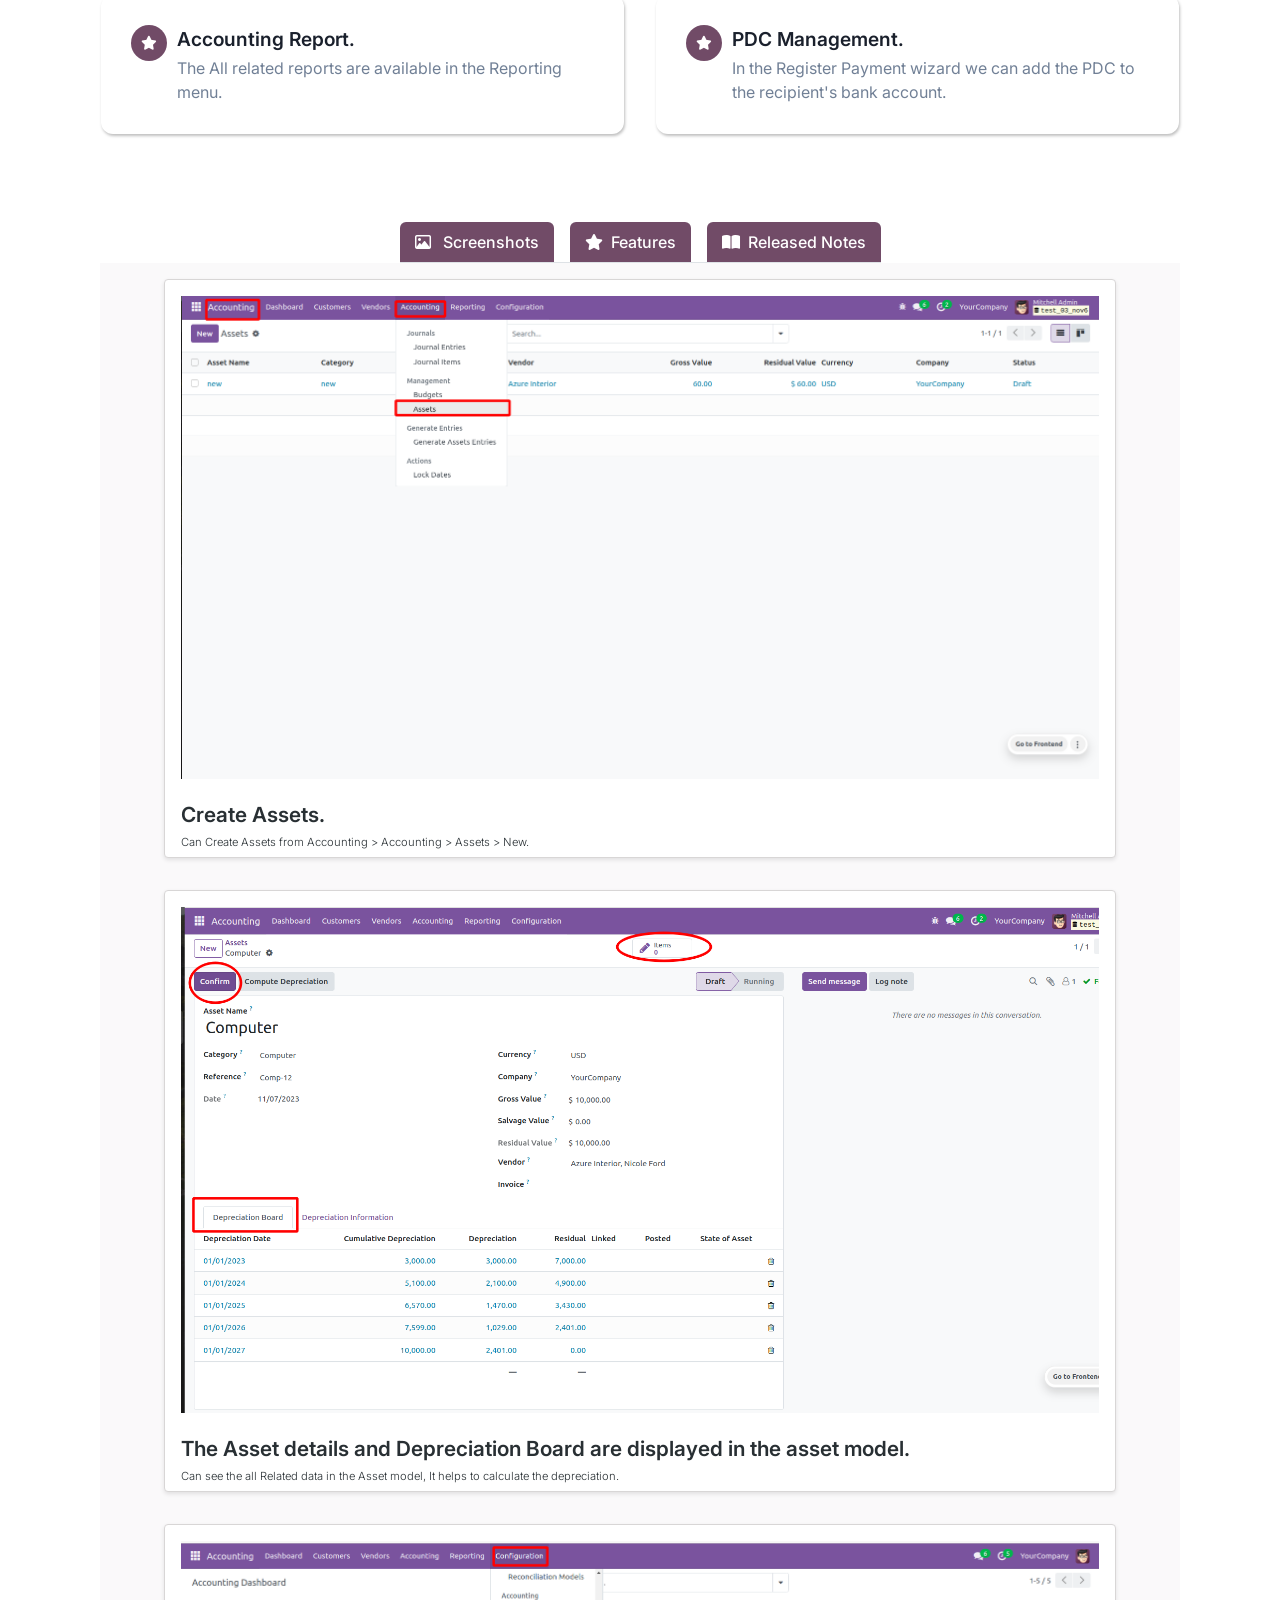
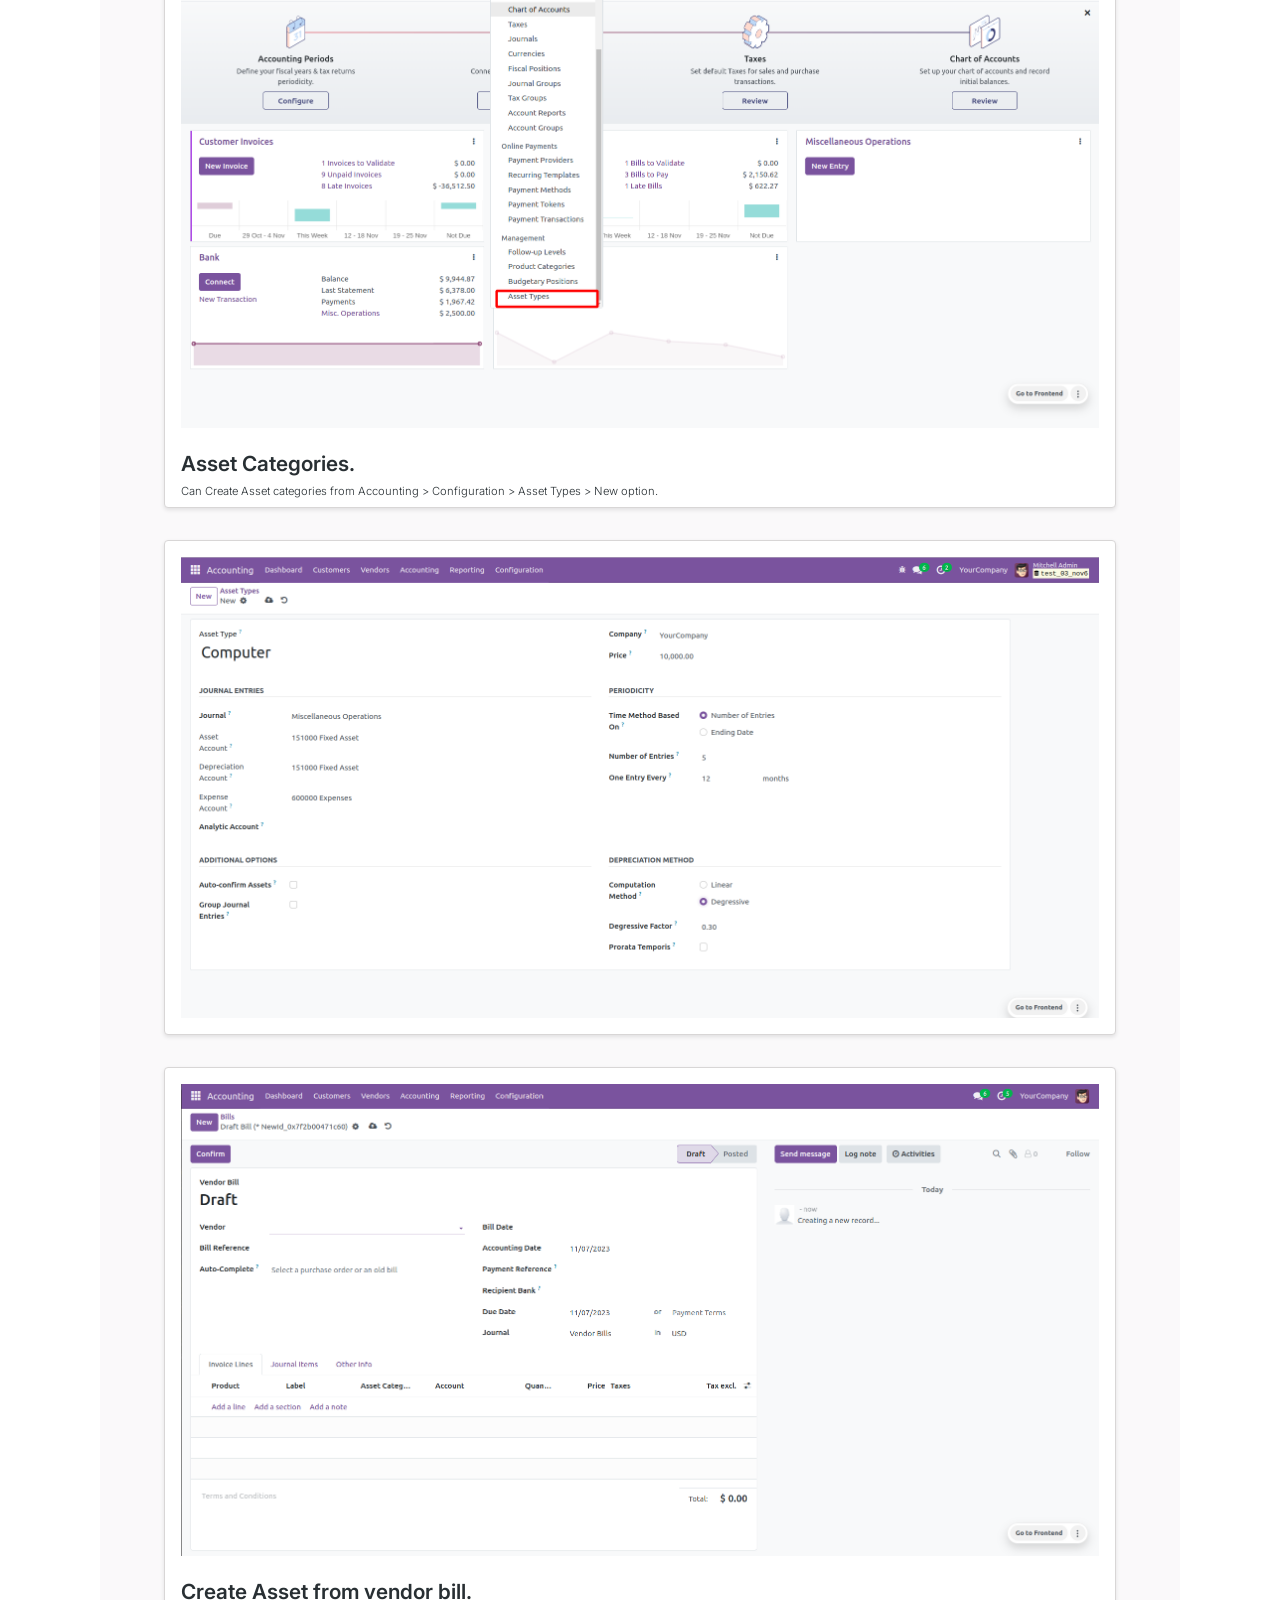
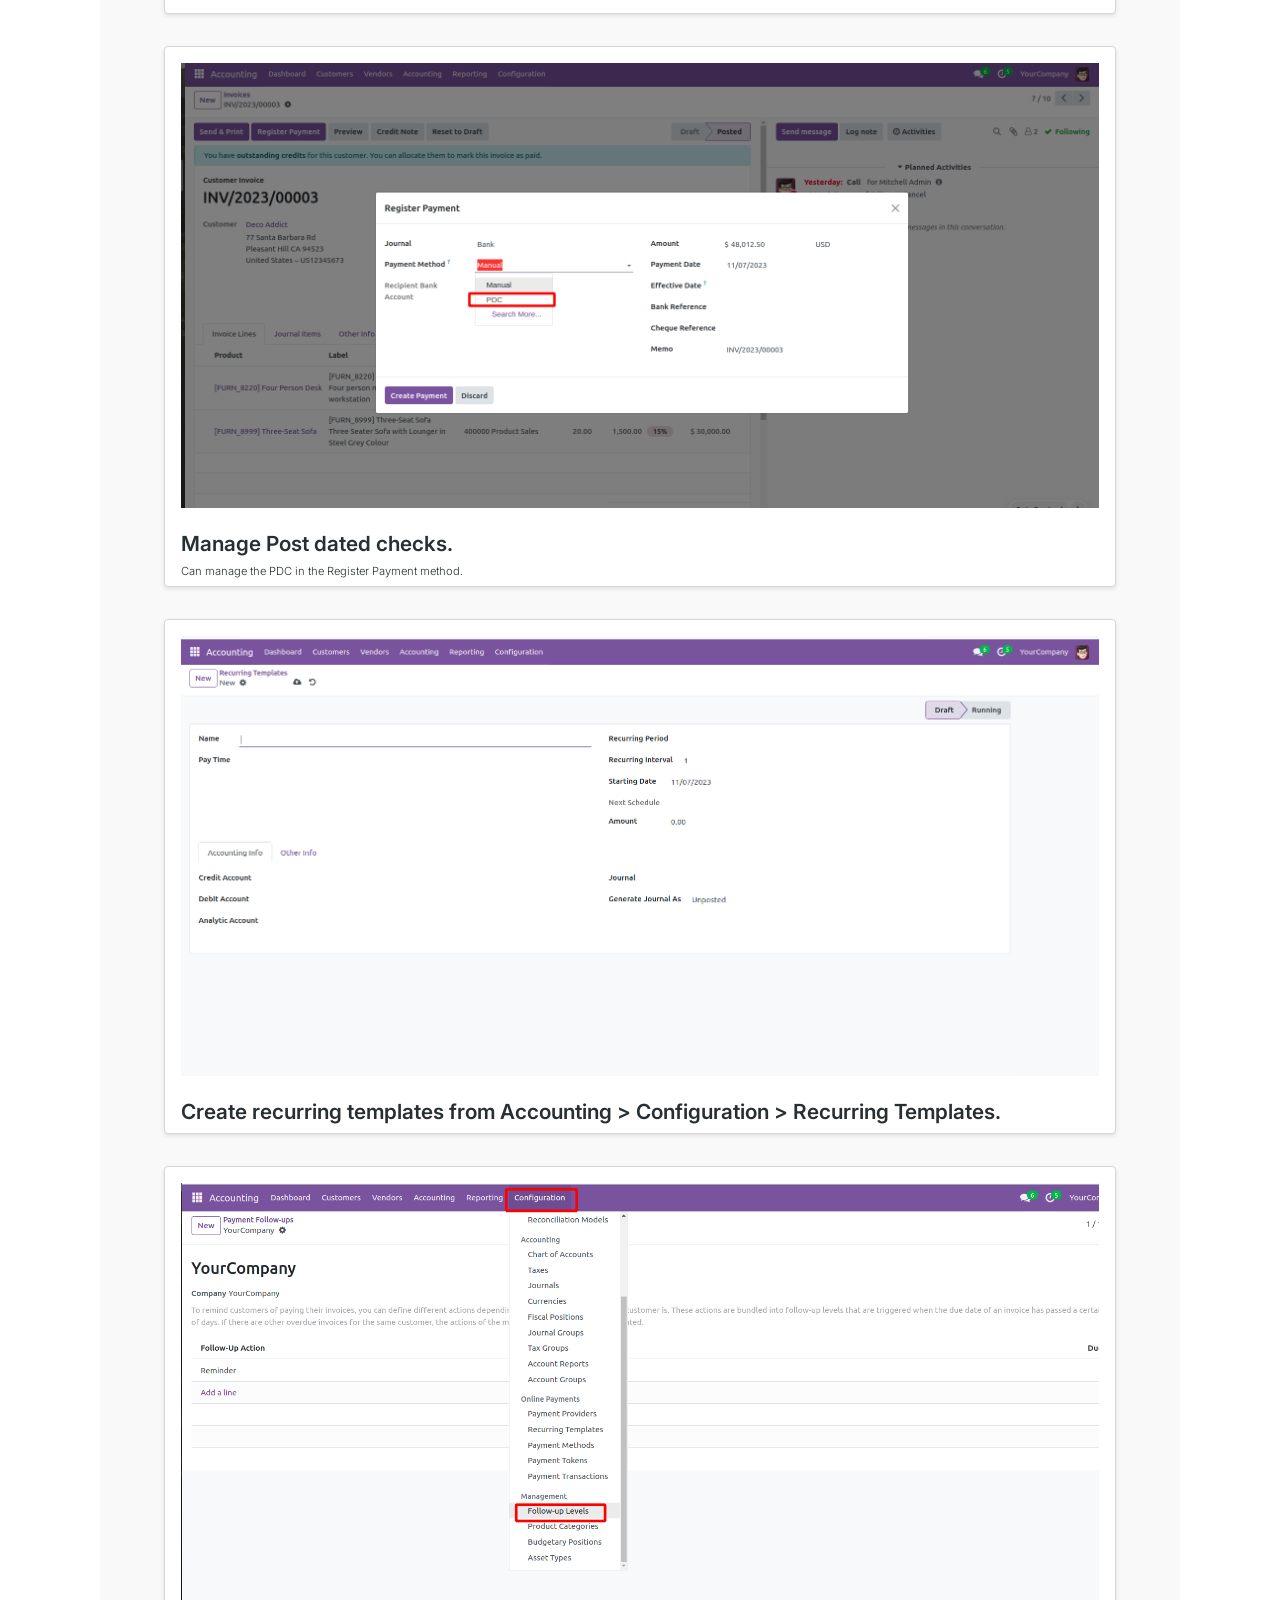
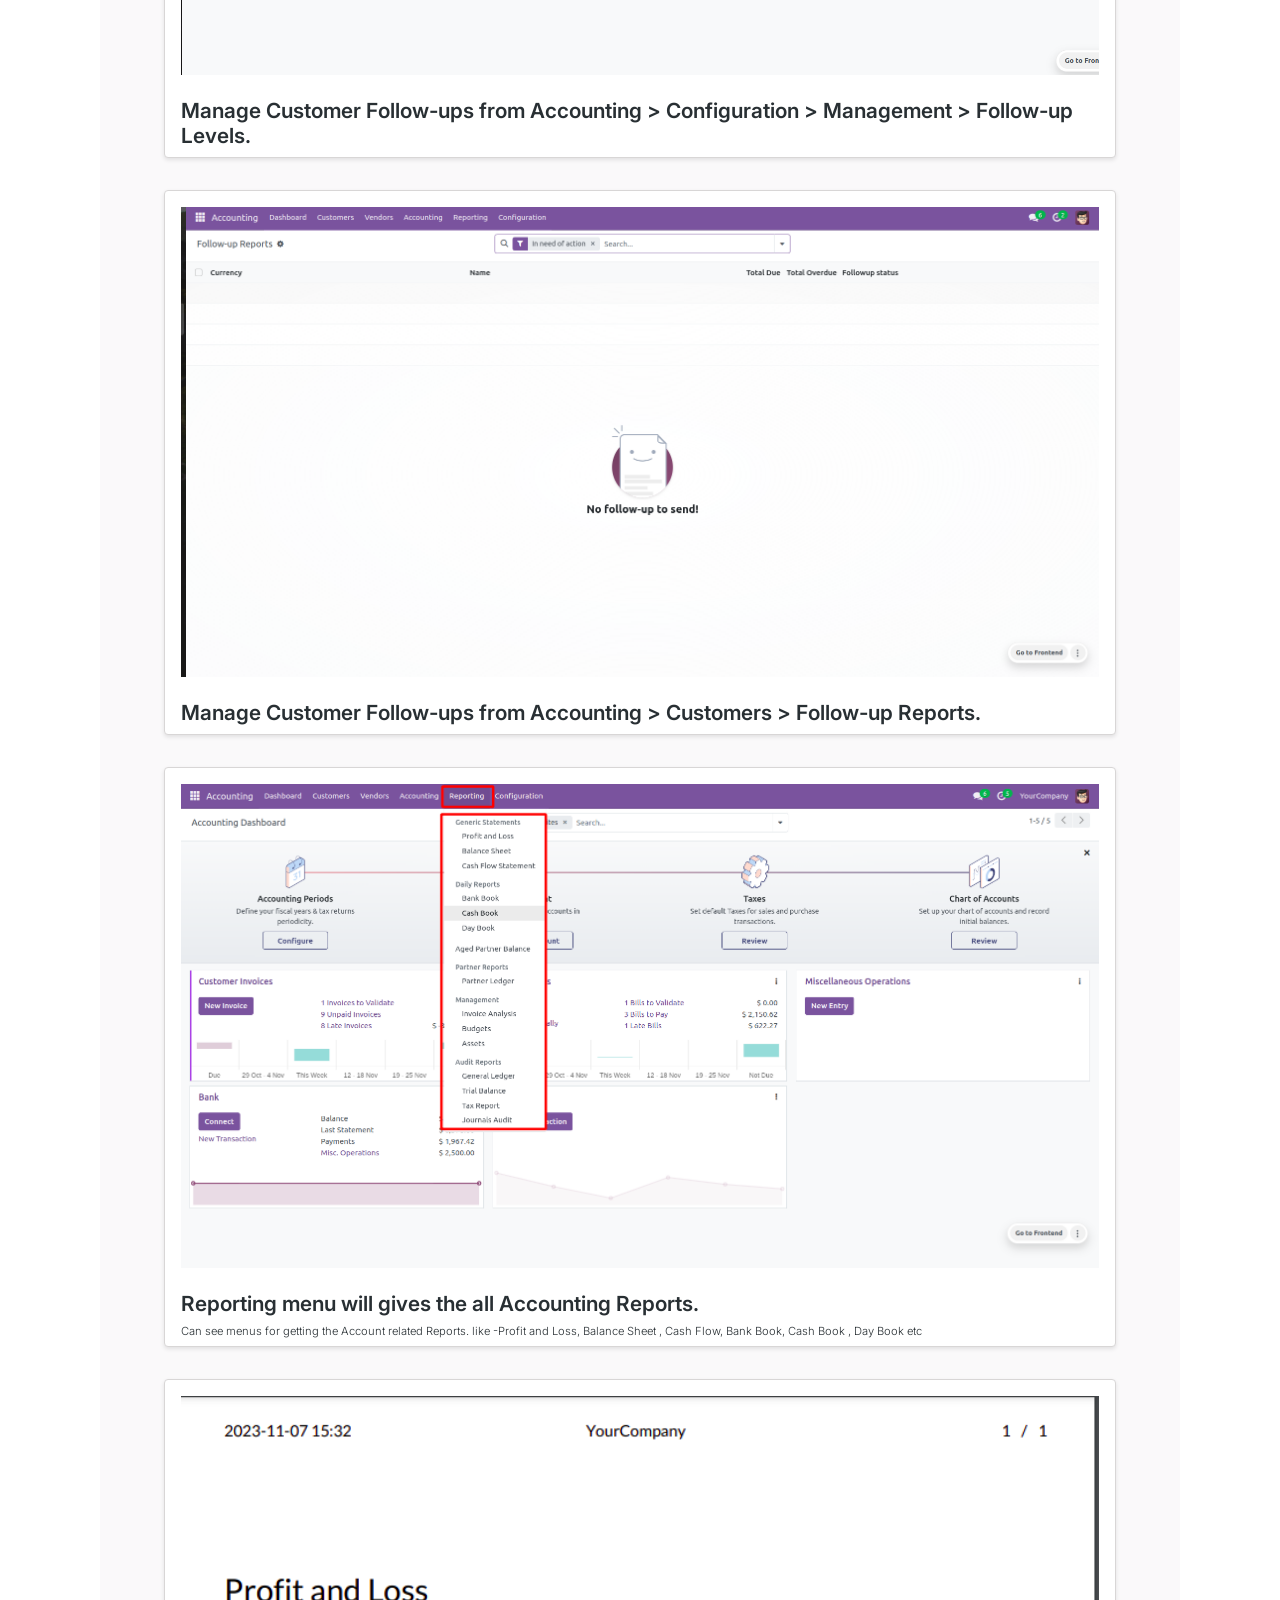
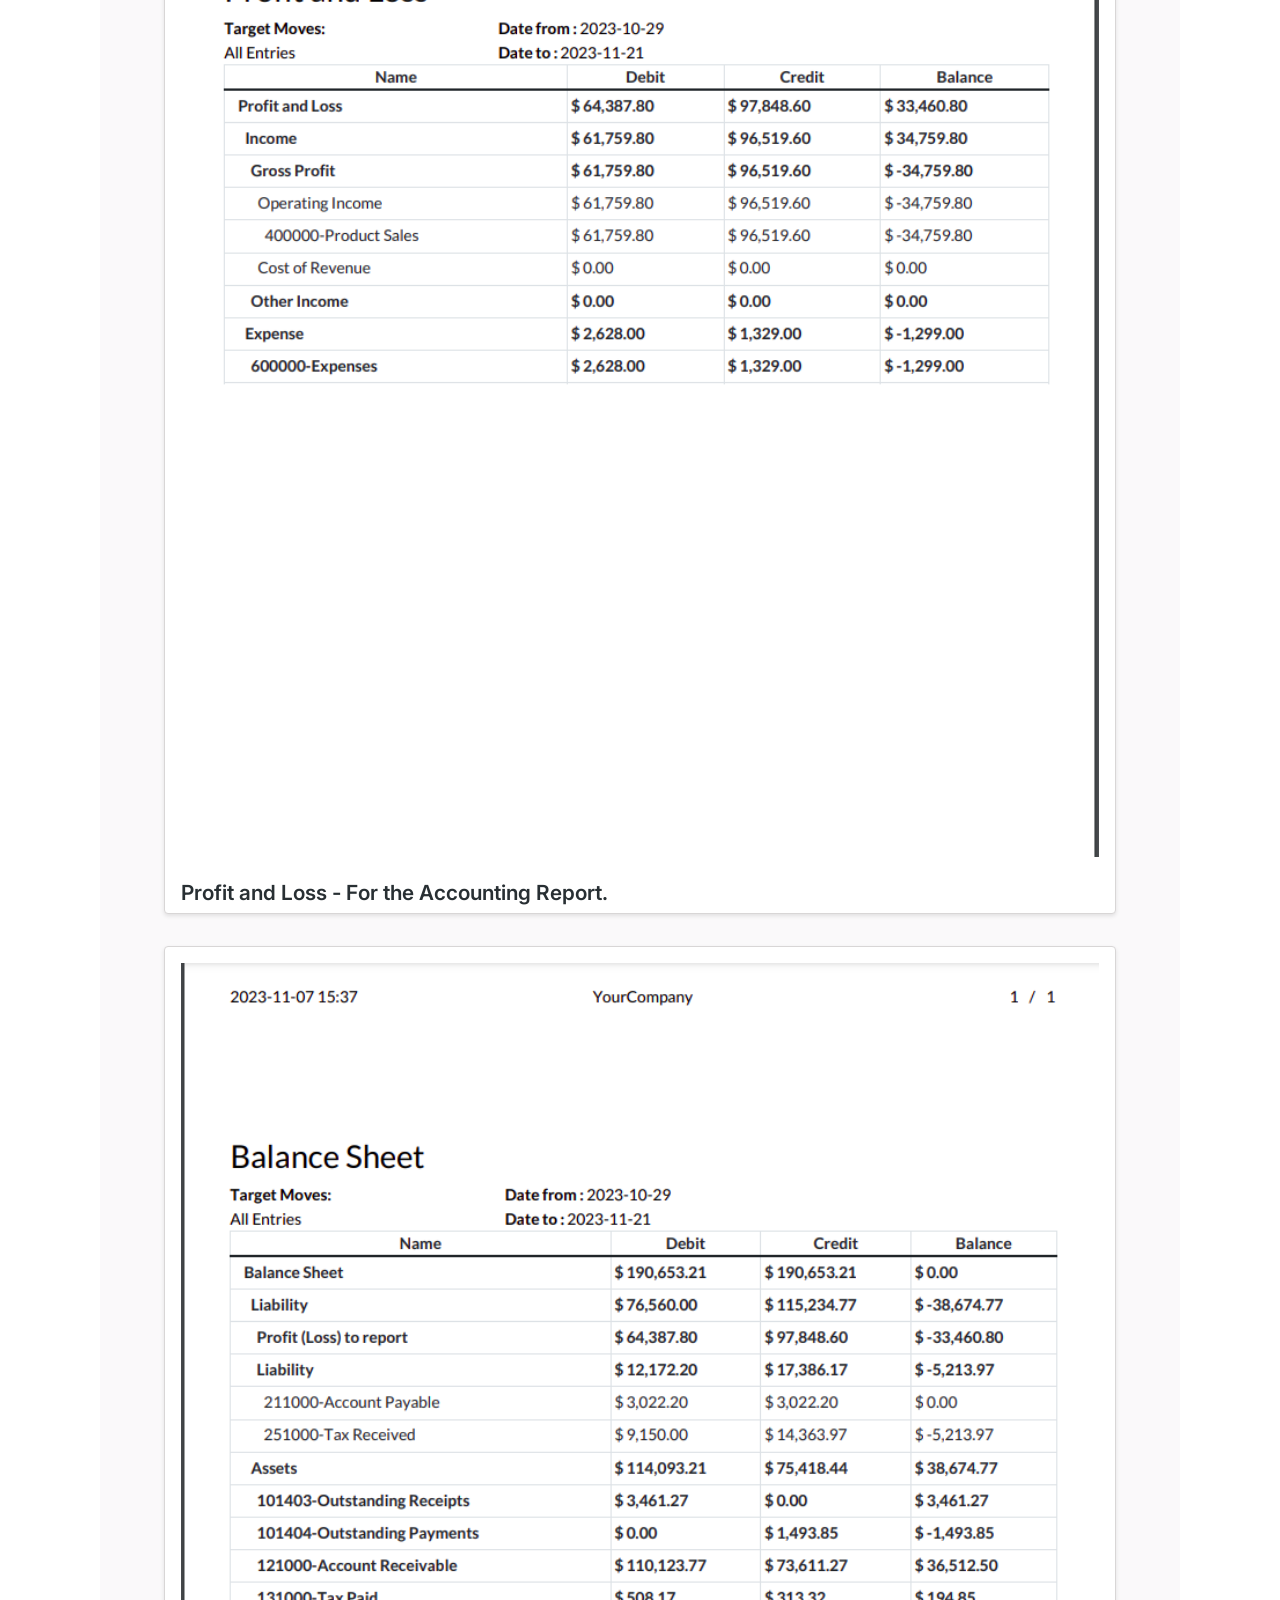
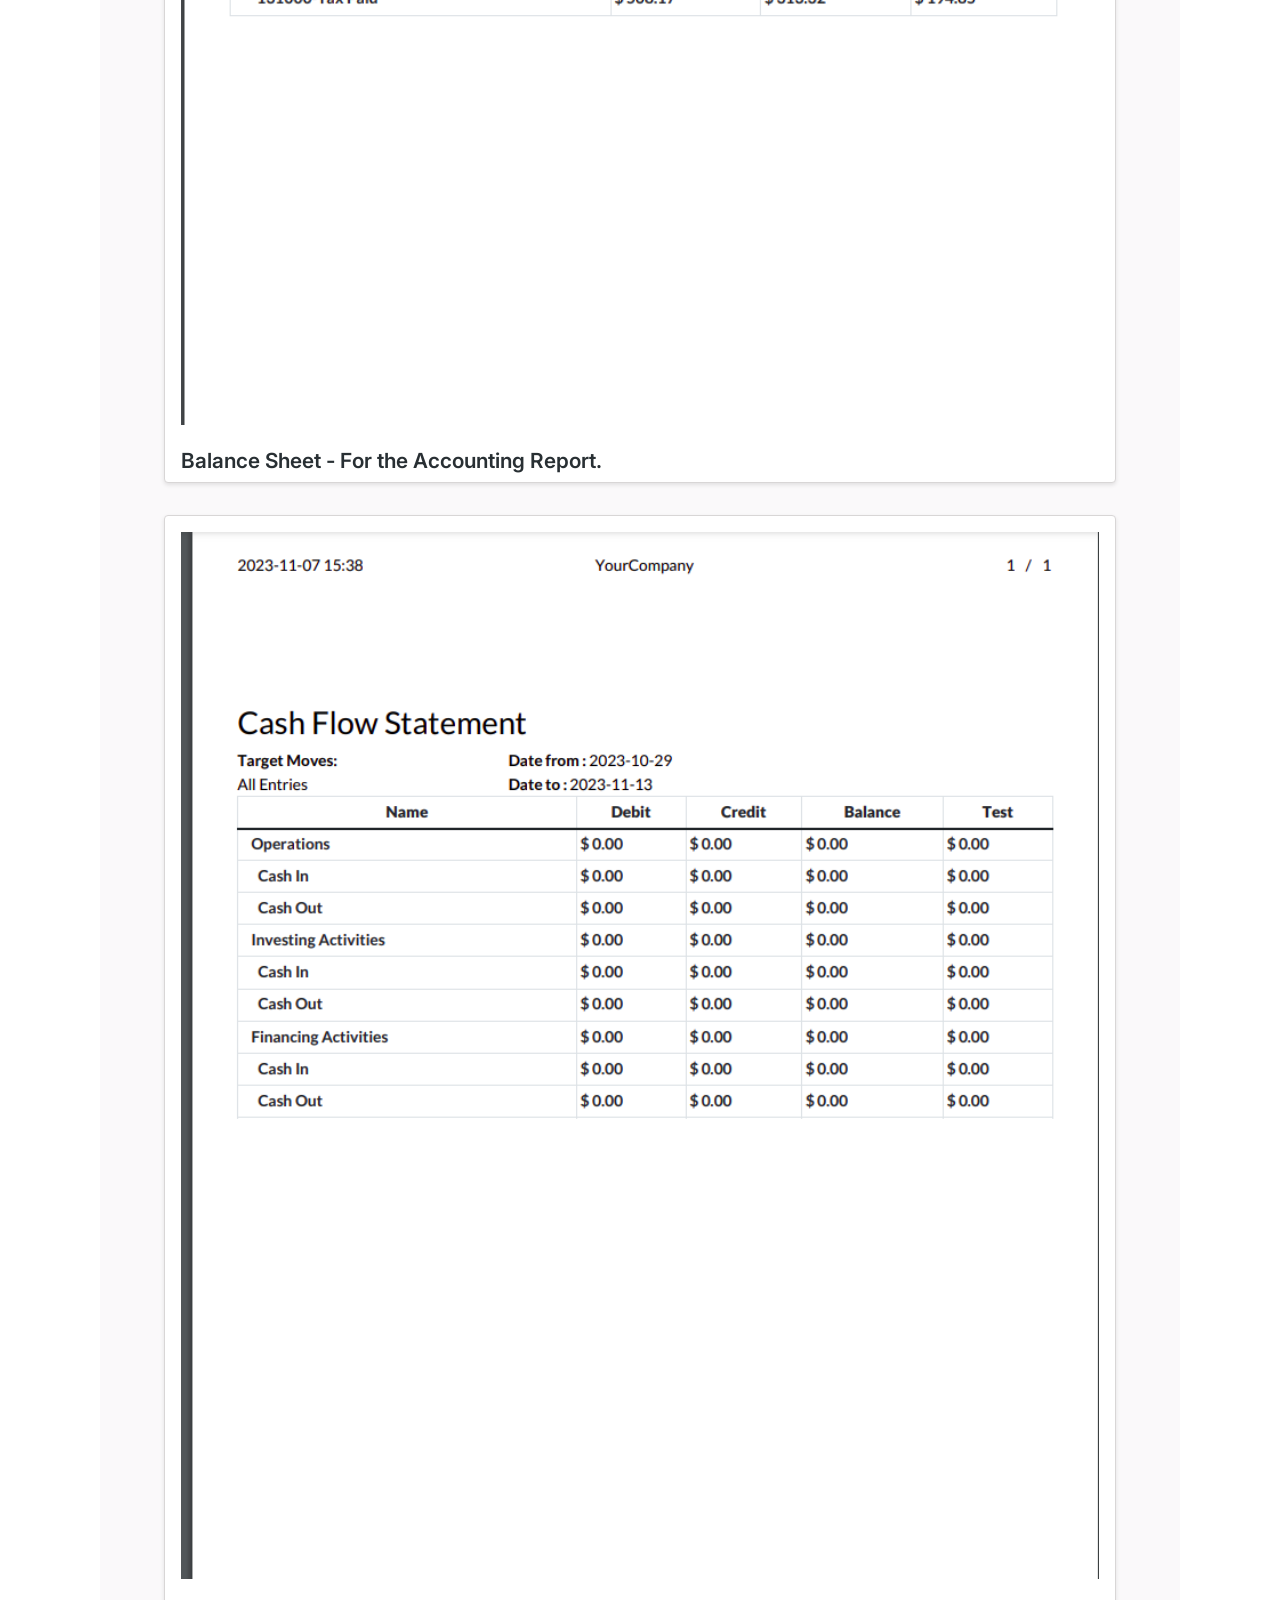
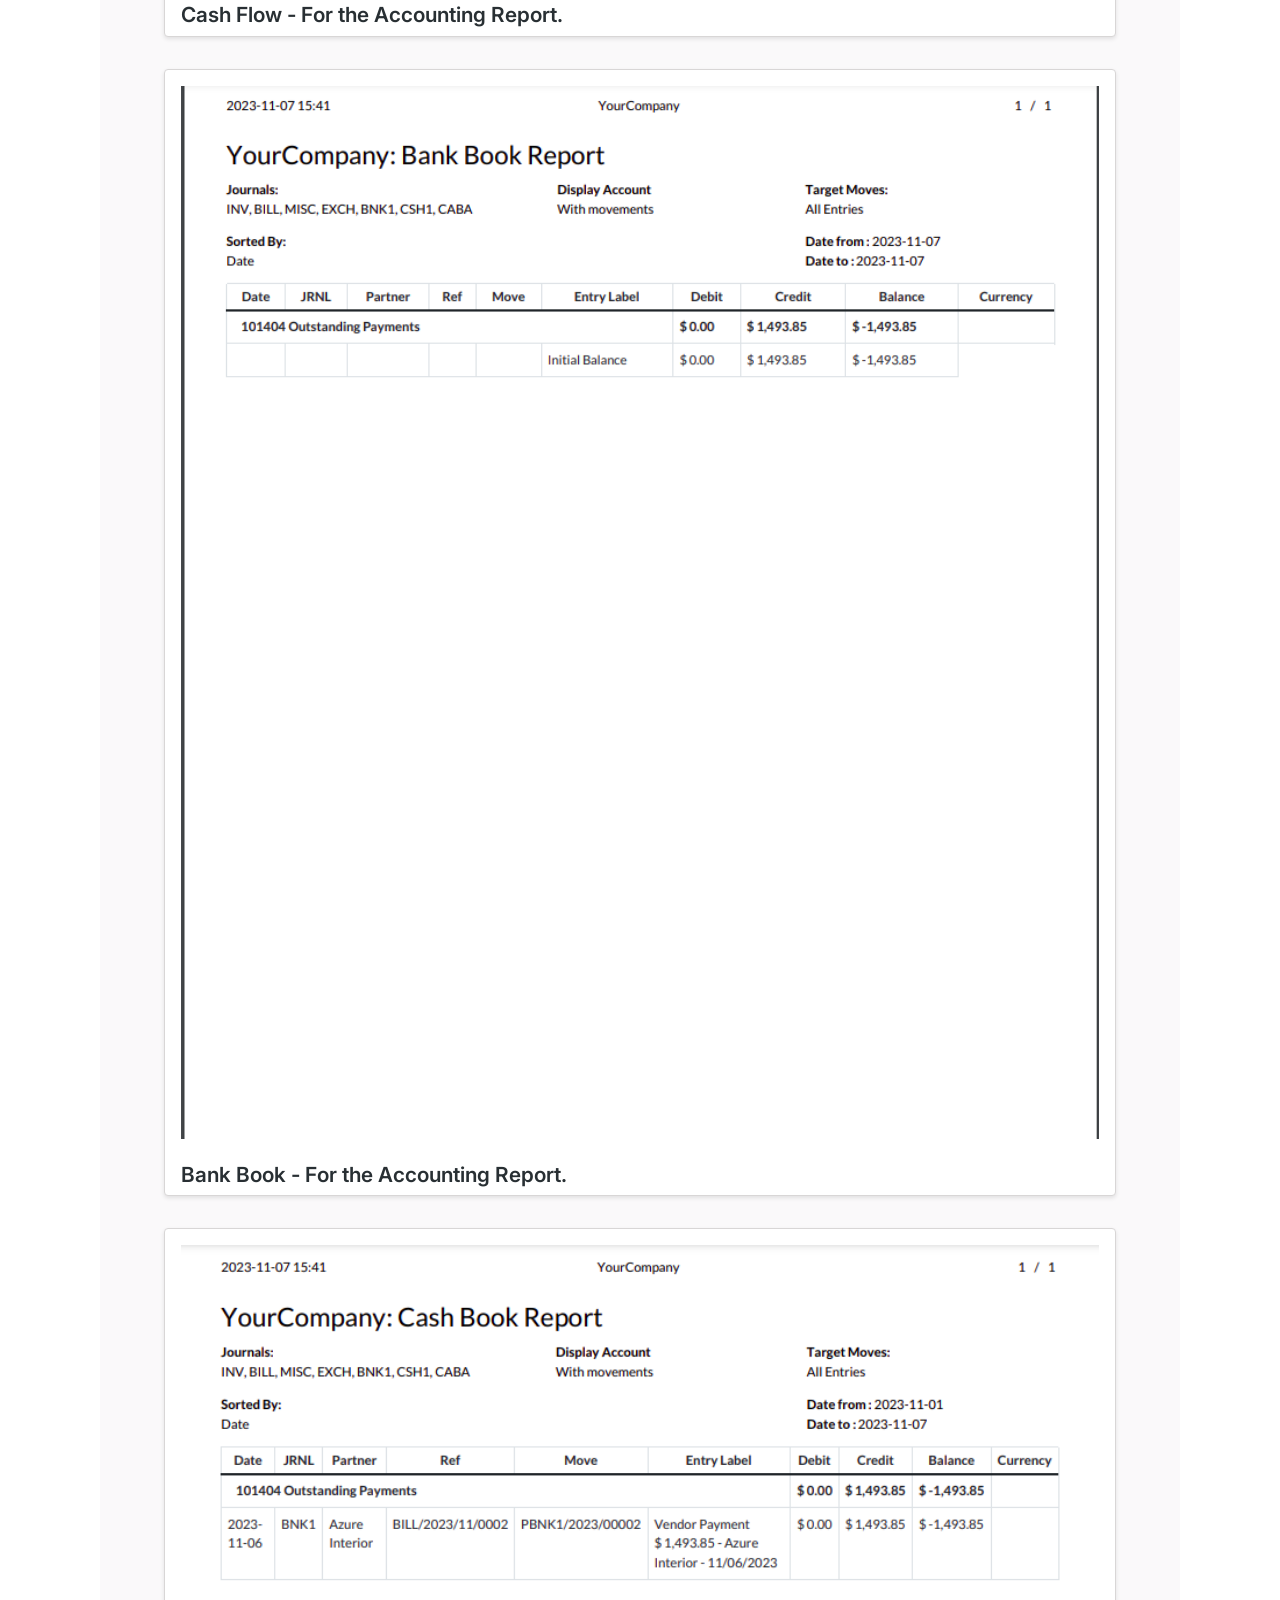
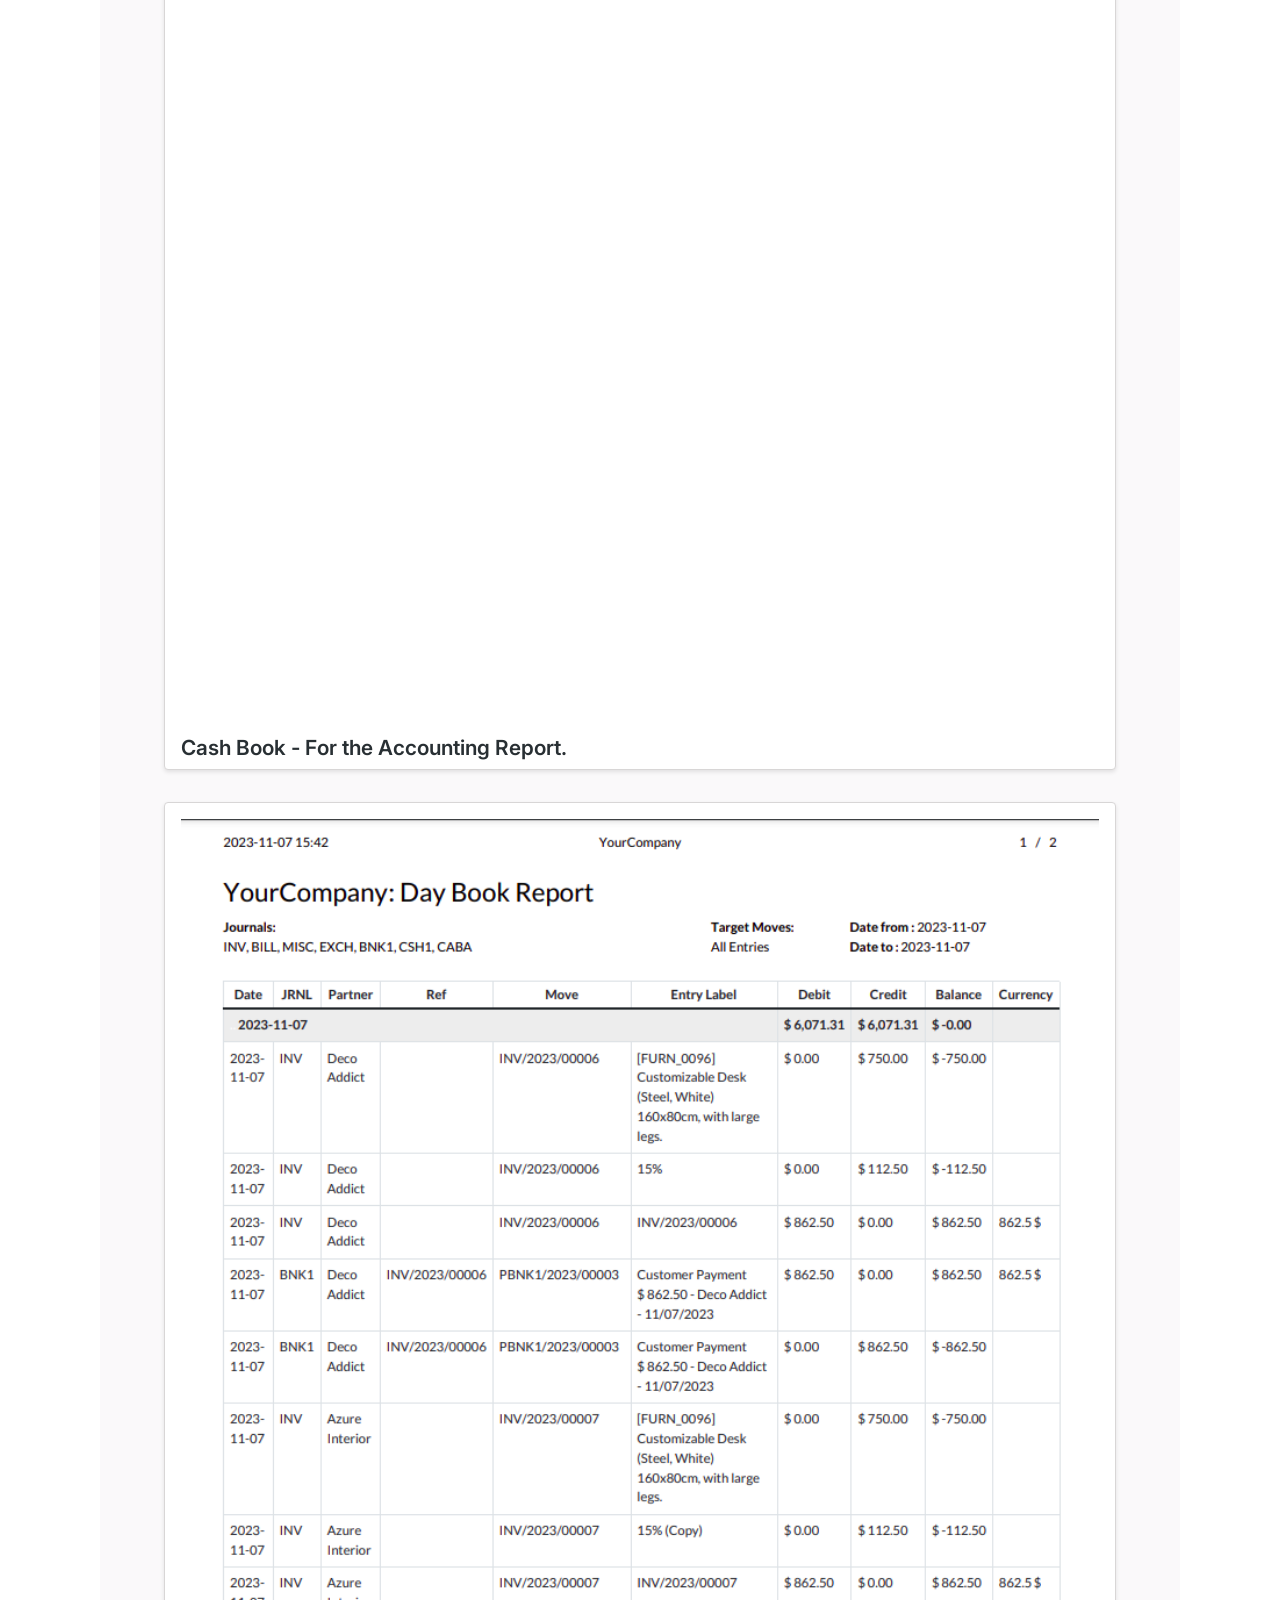
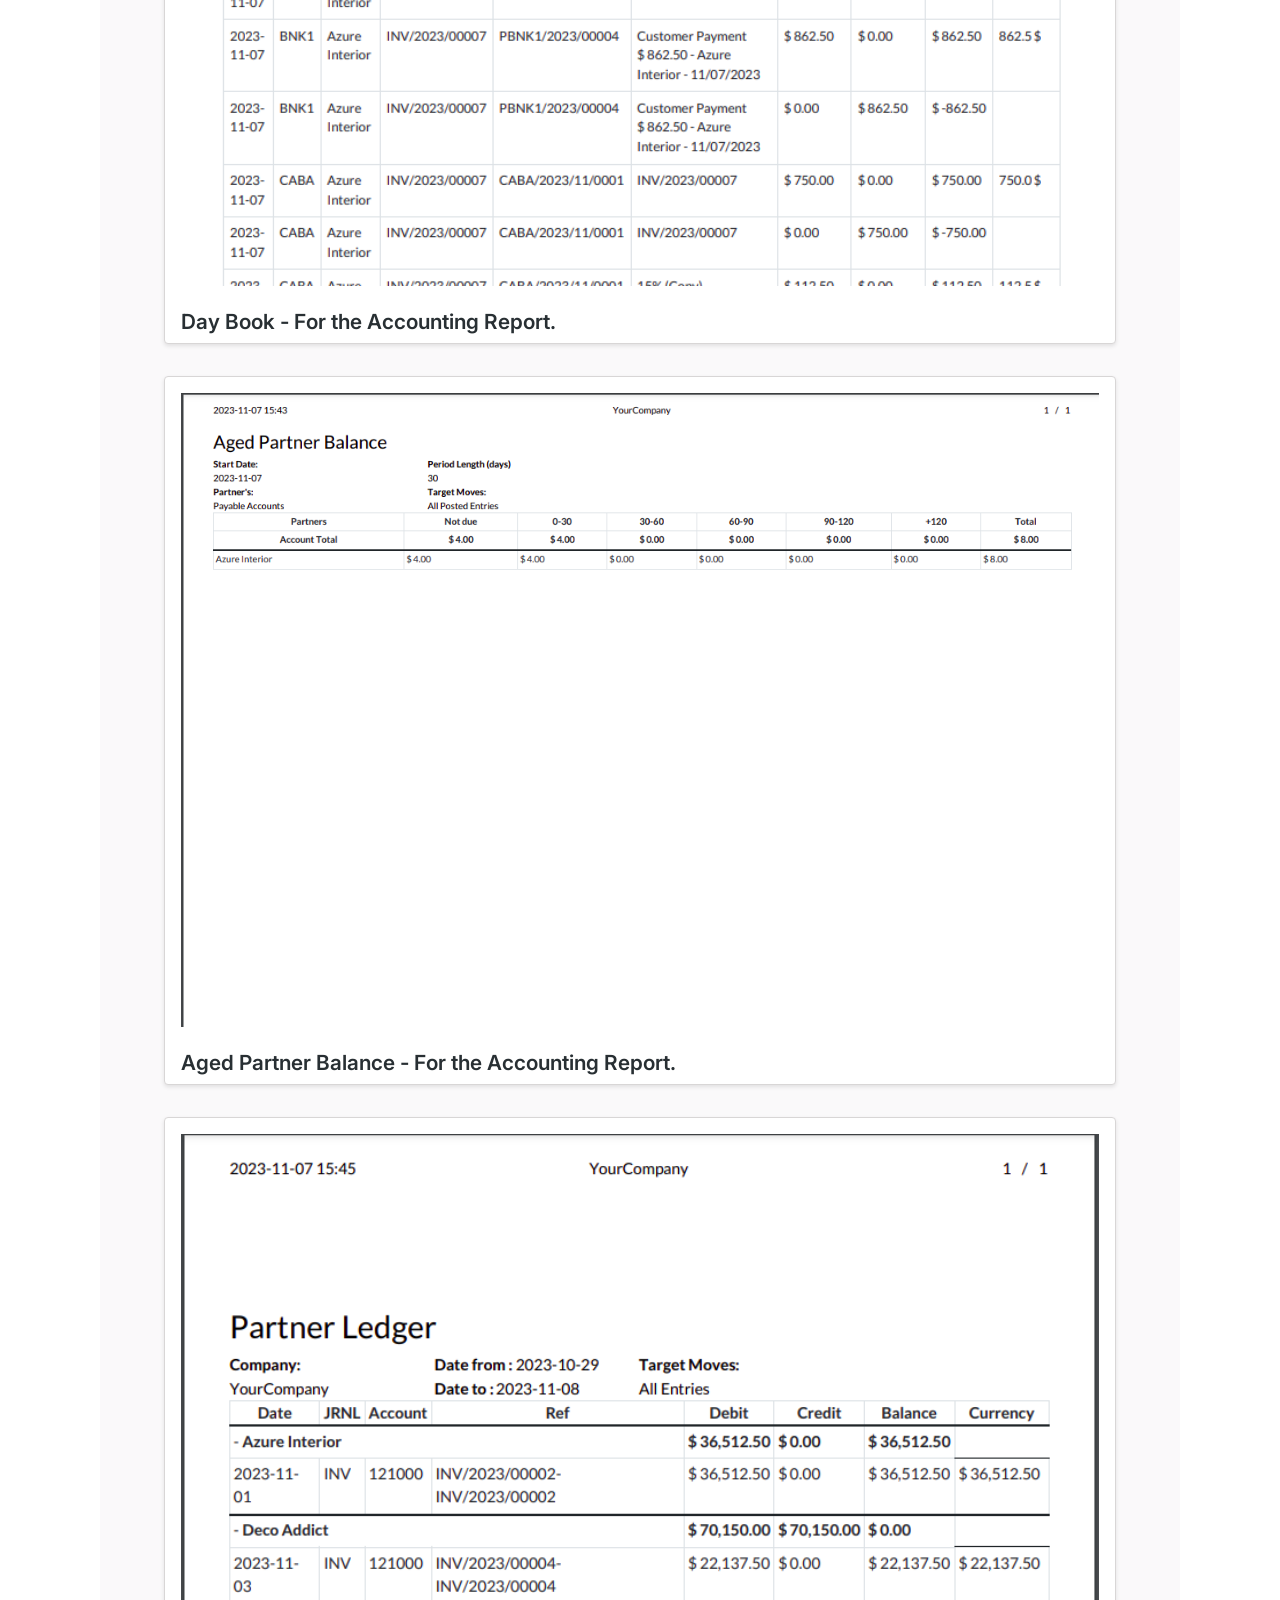
<file: base_accounting_kit/static/description/index.html>
<!DOCTYPE html>
<html lang="en">

<head>
    <meta charset="UTF-8">
    <meta name="viewport" content="width=device-width, initial-scale=1.0">
    <title>Odoo App 3 Index, Odoo 17 Full Accounting Kit, accounting kit, odoo17, odoo17 accounting</title>
    <!-- Bootstrap CSS -->
    <link rel="stylesheet" href="https://cdn.jsdelivr.net/npm/bootstrap@4.0.0/dist/css/bootstrap.min.css"
        integrity="sha384-Gn5384xqQ1aoWXA+058RXPxPg6fy4IWvTNh0E263XmFcJlSAwiGgFAW/dAiS6JXm" crossorigin="anonymous">
    <link rel="stylesheet" href="https://cdnjs.cloudflare.com/ajax/libs/font-awesome/6.2.1/css/all.min.css">
    <link rel="preconnect" href="https://fonts.googleapis.com">
    <link rel="preconnect" href="https://fonts.gstatic.com" crossorigin>
    <link href="https://fonts.googleapis.com/css2?family=Inter:wght@400;500;600;700;800&display=swap" rel="stylesheet">
</head>
<body>
    <section>
        <div class="container" style="font-family: 'Inter', sans-serif !important;background-color: #fff !important;">
            <div class="row">
                <div class="col-sm-12 col-md-12 col-lg-12 d-flex justify-content-between flex-wrap align-items-sm-center"
                    style="border-bottom:1px solid rgba(0, 0, 0, 0.22)">
                    <div class="my-3">
                        <img src="assets/misc/Cybrosys R.png" style="width:auto !important; height:40px !important">
                    </div>
                    <div class="my-3 d-flex align-items-center">
                        <div class="text-center"
                            style="background-color:#017E84 !important;font-size: 0.8rem !important; color:#fff !important; font-weight:500 !important; padding:4px !important; margin:0 3px !important; border-radius:50px !important; min-width: 120px !important;">
                            Community
                        </div>
                    </div>
                </div>
            </div>
            <div class="row">
                <div class="col-sm-12 col-md-12 col-lg-12 text-center d-flex align-items-center flex-column"
                    style="margin: 80px 0px !important;">
                    <h1 style="font-size: 2.8rem;font-weight: 700; color: 
                    #1A202C;">
                        Odoo 17 Accounting</h1>
                    <p class="my-3 mb-4"
                        style="max-width: 80%; font-weight: 400 !important; line-height: 32px; color: #718096;">
                        A Full-Fledged Accounting  kit For Every Organization.
                    </p>
                    <div style="width: 80%; margin-top: 3rem;">
                        <img src="assets/screenshots/hero.gif" class="img-responsive" width="100%" height="auto">
                    </div>
                </div>
            </div>
            <div class="container mt-5 mb-5">
                <div class="col-lg-12 d-flex flex-column justify-content-center align-items-center mt-4">
                    <p class="m-0" style="font-weight: 600; font-size: 24px; color:#714b67 !important">Key Highlights
                    </p>
                </div>
                <div class="row py-4">
                    <div class="col-md-6 col-sm-12 p-3">
                        <div class="d-flex   h-100" style="padding: 30px;border-radius: 12px;
                                    background: #FFF;
                                    box-shadow: 1px 2px 3px 0px rgba(0, 0, 0, 0.25); ">
                            <div style="width: 36px; height: 36px; border-radius: 50%; background: #714B67;
                                    display: flex; justify-content: center; align-items: center;
                                    margin-right: 10px; flex-shrink: 0;">
                                <i class="fa-solid fa-star  " style="color: #fff;font-size:14px;"></i>
                            </div>
                            <div>
                                <p style="color: #1A202C;font-weight: 600; 
                                      font-size: 1.2rem; margin-bottom: 2px;">Multiple Invoice Copies Option</p>
                                <p class="m-0" style="color:#718096">We can copy multiple Invoices.
                                </p>
                            </div>
                        </div>
                    </div>
                    <div class="col-md-6 col-sm-12 p-3">
                        <div class="d-flex   h-100" style="padding: 30px;border-radius: 12px;
                                    background: #FFF;
                                    box-shadow: 1px 2px 3px 0px rgba(0, 0, 0, 0.25); ">
                            <div style="width: 36px; height: 36px; border-radius: 50%; background: #714B67;
                                    display: flex; justify-content: center; align-items: center;
                                    margin-right: 10px; flex-shrink: 0;">
                                <i class="fa-solid fa-star  " style="color: #fff;font-size:14px;"></i>
                            </div>
                            <div>
                                <p style="color: #1A202C;font-weight: 600; 
                                      font-size: 1.2rem; margin-bottom: 2px;">Manage Customer Follow-Ups.</p>
                                <p class="m-0" style="color:#718096">The Customer follow-up menu will be provided the Activities .
                                </p>
                            </div>
                        </div>
                    </div>
                    <div class="col-md-6 col-sm-12 p-3">
                        <div class="d-flex   h-100" style="padding: 30px;border-radius: 12px;
                                    background: #FFF;
                                    box-shadow: 1px 2px 3px 0px rgba(0, 0, 0, 0.25); ">
                            <div style="width: 36px; height: 36px; border-radius: 50%; background: #714B67;
                                    display: flex; justify-content: center; align-items: center;
                                    margin-right: 10px; flex-shrink: 0;">
                                <i class="fa-solid fa-star  " style="color: #fff;font-size:14px;"></i>
                            </div>
                            <div>
                                <p style="color: #1A202C;font-weight: 600; 
                                      font-size: 1.2rem; margin-bottom: 2px;">Translations.</p>
                                <p class="m-0" style="color:#718096">This added translation for the module.
                                </p>
                            </div>
                        </div>
                    </div>
                    <div class="col-md-6 col-sm-12 p-3">
                        <div class="d-flex   h-100" style="padding: 30px;border-radius: 12px;
                                    background: #FFF;
                                    box-shadow: 1px 2px 3px 0px rgba(0, 0, 0, 0.25); ">
                            <div style="width: 36px; height: 36px; border-radius: 50%; background: #714B67;
                                    display: flex; justify-content: center; align-items: center;
                                    margin-right: 10px; flex-shrink: 0; ">
                                <i class="fa-solid fa-star  " style="color: #fff;font-size:14px;"></i>
                            </div>
                            <div>
                                <p style="color: #1A202C;font-weight: 600; 
                                      font-size: 1.2rem; margin-bottom: 2px;">Accounting Lock Dates.</p>
                                <p class="m-0" style="color:#718096">In the Lock Date option available Accounting Module.
                                </p>
                            </div>
                        </div>
                    </div>
                    <div class="col-md-6 col-sm-12 p-3">
                        <div class="d-flex   h-100" style="padding: 30px;border-radius: 12px;
                                    background: #FFF;
                                    box-shadow: 1px 2px 3px 0px rgba(0, 0, 0, 0.25); ">
                            <div style="width: 36px; height: 36px; border-radius: 50%; background: #714B67;
                                    display: flex; justify-content: center; align-items: center;
                                    margin-right: 10px; flex-shrink: 0; ">
                                <i class="fa-solid fa-star  " style="color: #fff;font-size:14px;"></i>
                            </div>
                            <div>
                                <p style="color: #1A202C;font-weight: 600;
                                      font-size: 1.2rem; margin-bottom: 2px;">Customer Credit Limit.</p>
                                <p class="m-0" style="color:#718096">Option for adding the  Customer Credit  Limit.
                                </p>
                            </div>
                        </div>
                    </div>
                    <div class="col-md-6 col-sm-12 p-3">
                        <div class="d-flex   h-100" style="padding: 30px;border-radius: 12px;
                                    background: #FFF;
                                    box-shadow: 1px 2px 3px 0px rgba(0, 0, 0, 0.25); ">
                            <div style="width: 36px; height: 36px; border-radius: 50%; background: #714B67;
                                    display: flex; justify-content: center; align-items: center;
                                    margin-right: 10px; flex-shrink: 0; ">
                                <i class="fa-solid fa-star  " style="color: #fff;font-size:14px;"></i>
                            </div>
                            <div>
                                <p style="color: #1A202C;font-weight: 600;
                                      font-size: 1.2rem; margin-bottom: 2px;">Asset Management System.</p>
                                <p class="m-0" style="color:#718096">We can manage the Asset and the related types.
                                </p>
                            </div>
                        </div>
                    </div>
                    <div class="col-md-6 col-sm-12 p-3">
                        <div class="d-flex   h-100" style="padding: 30px;border-radius: 12px;
                                    background: #FFF;
                                    box-shadow: 1px 2px 3px 0px rgba(0, 0, 0, 0.25); ">
                            <div style="width: 36px; height: 36px; border-radius: 50%; background: #714B67;
                                    display: flex; justify-content: center; align-items: center;
                                    margin-right: 10px; flex-shrink: 0; ">
                                <i class="fa-solid fa-star  " style="color: #fff;font-size:14px;"></i>
                            </div>
                            <div>
                                <p style="color: #1A202C;font-weight: 600;
                                      font-size: 1.2rem; margin-bottom: 2px;">Accounting Report.</p>
                                <p class="m-0" style="color:#718096">The All related reports are available in the Reporting  menu.
                                </p>
                            </div>
                        </div>
                    </div>
                    <div class="col-md-6 col-sm-12 p-3">
                        <div class="d-flex   h-100" style="padding: 30px;border-radius: 12px;
                                    background: #FFF;
                                    box-shadow: 1px 2px 3px 0px rgba(0, 0, 0, 0.25); ">
                            <div style="width: 36px; height: 36px; border-radius: 50%; background: #714B67;
                                    display: flex; justify-content: center; align-items: center;
                                    margin-right: 10px; flex-shrink: 0; ">
                                <i class="fa-solid fa-star  " style="color: #fff;font-size:14px;"></i>
                            </div>
                            <div>
                                <p style="color: #1A202C;font-weight: 600;
                                      font-size: 1.2rem; margin-bottom: 2px;">PDC Management.</p>
                                <p class="m-0" style="color:#718096">In the Register Payment wizard we can add the PDC to the recipient's bank account.
                                </p>
                            </div>
                        </div>
                    </div>
                </div>
            </div>
            <div class="container rounded" >
                <ul class="nav nav-tabs d-flex" style="width: fit-content;margin: 0 auto;gap: 1rem;">
                    <li class="col text-center py-2 text-nowrap "
                        style="color: #fff; background-color: #714B67;border-radius: 6px 6px 0px 0px;"><a
                            class="active show" data-toggle="tab" href="#tab1"
                            style="color: #fff;font-weight: 500; background-color: #714B67; text-decoration: none;">
                            <i class="fa-regular fa-image  pr-2" style="color: #fff;"></i>
                            Screenshots</a></li>
                    <li class="col text-center py-2 text-nowrap "
                        style="color: #fff; background-color: #714B67;border-radius: 6px 6px 0px 0px;"><a
                            data-toggle="tab" href="#tab2"
                            style="color: #fff;font-weight: 500;  text-decoration: none;"><i
                                class="fa-solid fa-star  pr-2" style="color: #fff;"></i>Features</a></li>
                    <li class="col text-center py-2 text-nowrap "
                        style="color: #fff; background-color: #714B67;border-radius: 6px 6px 0px 0px;"><a
                            data-toggle="tab" href="#tab3"
                            style="color: #fff;font-weight: 500; text-decoration: none; background-color: #714B67;"><i
                                class="fa-solid fa-book-open  pr-2" style="color: #fff;"></i>Released Notes</a></li>
                </ul>
                <div class="tab-content" style="background-color: rgba(121, 113, 119, 0.04);">
                    <div id="tab1" class="tab-pane fade in active show">
                        <div class="col-lg-12 py-2" style="padding: 1rem 4rem !important;">
                            <div
                                style="border: 1px solid #d8d6d6; border-radius: 4px; background: #fff; box-shadow: 0 2px 4px rgba(0, 0, 0, 0.1);">
                                <div class="row justify-content-center p-3 w-100 m-0">
                                    <img src="assets/screenshots/kit_1.png" class="img-responsive" width="100%" height="auto">
                                </div>
                                <div class="px-3">
                                    <h4 class="mt-2"
                                        style=" font-weight:600 !important; color:#282F33 !important; font-size:1.3rem !important">
                                        Create Assets.</h4>
                                    <h6 class="mt-2"
                                        style=" font-weight:300 !important; color:#282F33 !important; font-size:0.7rem !important">
                                        Can Create Assets from Accounting > Accounting > Assets > New.</h6>
                                </div>
                            </div>
                        </div>
                        <div class="col-lg-12 py-2" style="padding: 1rem 4rem !important;">
                            <div
                                style="border: 1px solid #d8d6d6; border-radius: 4px;  background: #fff; box-shadow: 0 2px 4px rgba(0, 0, 0, 0.1);">
                                <div class="row justify-content-center p-3 w-100 m-0">
                                    <img src="assets/screenshots/kit_2.png" class="img-responsive" width="100%" height="auto">
                                </div>
                                <div class="px-3">
                                    <h4 class="mt-2"
                                        style=" font-weight:600 !important; color:#282F33 !important; font-size:1.3rem !important">
                                        The Asset details and Depreciation Board are displayed in the asset model.</h4>
                                    <h6 class="mt-2"
                                        style=" font-weight:300 !important; color:#282F33 !important; font-size:0.7rem !important">
                                        Can see the all Related data in the Asset model, It helps to calculate the depreciation.</h6>
                                </div>
                            </div>
                        </div>
                        <div class="col-lg-12 py-2" style="padding: 1rem 4rem !important;">
                            <div
                                style="border: 1px solid #d8d6d6; border-radius: 4px;  background: #fff; box-shadow: 0 2px 4px rgba(0, 0, 0, 0.1);">
                                <div class="row justify-content-center p-3 w-100 m-0">
                                    <img src="assets/screenshots/kit_3.png" class="img-responsive" width="100%" height="auto">
                                </div>
                                <div class="px-3">
                                    <h4 class="mt-2"
                                        style=" font-weight:600 !important; color:#282F33 !important; font-size:1.3rem !important">
                                        Asset Categories.</h4>
                                    <h6 class="mt-2"
                                        style=" font-weight:300 !important; color:#282F33 !important; font-size:0.7rem !important">
                                        Can Create Asset categories from Accounting > Configuration > Asset Types > New option.</h6>
                                </div>
                            </div>
                        </div>
                        <div class="col-lg-12 py-2" style="padding: 1rem 4rem !important;">
                            <div
                                style="border: 1px solid #d8d6d6; border-radius: 4px;  background: #fff; box-shadow: 0 2px 4px rgba(0, 0, 0, 0.1);">
                                <div class="row justify-content-center p-3 w-100 m-0">
                                    <img src="assets/screenshots/kit_4.png" class="img-responsive" width="100%" height="auto">
                                </div>
                            </div>
                        </div>
                        <div class="col-lg-12 py-2" style="padding: 1rem 4rem !important;">
                            <div
                                style="border: 1px solid #d8d6d6; border-radius: 4px;  background: #fff; box-shadow: 0 2px 4px rgba(0, 0, 0, 0.1);">
                                <div class="row justify-content-center p-3 w-100 m-0">
                                    <img src="assets/screenshots/kit_5.png" class="img-responsive" width="100%" height="auto">
                                </div>
                                <div class="px-3">
                                    <h4 class="mt-2"
                                        style=" font-weight:600 !important; color:#282F33 !important; font-size:1.3rem !important">
                                        Create Asset from vendor bill.</h4>
                                </div>
                            </div>
                        </div>
                        <div class="col-lg-12 py-2" style="padding: 1rem 4rem !important;">
                            <div
                                style="border: 1px solid #d8d6d6; border-radius: 4px;  background: #fff; box-shadow: 0 2px 4px rgba(0, 0, 0, 0.1);">
                                <div class="row justify-content-center p-3 w-100 m-0">
                                    <img src="assets/screenshots/kit_6.png" class="img-responsive" width="100%" height="auto">
                                </div>
                                <div class="px-3">
                                    <h4 class="mt-2"
                                        style=" font-weight:600 !important; color:#282F33 !important; font-size:1.3rem !important">
                                        Manage Post dated checks.</h4>
                                    <h6 class="mt-2"
                                        style=" font-weight:300 !important; color:#282F33 !important; font-size:0.7rem !important">
                                        Can manage the PDC in the Register Payment method.</h6>
                                </div>
                            </div>
                        </div>
                        <div class="col-lg-12 py-2" style="padding: 1rem 4rem !important;">
                            <div
                                style="border: 1px solid #d8d6d6; border-radius: 4px;  background: #fff; box-shadow: 0 2px 4px rgba(0, 0, 0, 0.1);">
                                <div class="row justify-content-center p-3 w-100 m-0">
                                    <img src="assets/screenshots/kit_7.png" class="img-responsive" width="100%" height="auto">
                                </div>
                                <div class="px-3">
                                    <h4 class="mt-2"
                                        style=" font-weight:600 !important; color:#282F33 !important; font-size:1.3rem !important">
                                        Create recurring templates from Accounting > Configuration > Recurring Templates.</h4>
                                </div>
                            </div>
                        </div>
                        <div class="col-lg-12 py-2" style="padding: 1rem 4rem !important;">
                            <div
                                style="border: 1px solid #d8d6d6; border-radius: 4px;  background: #fff; box-shadow: 0 2px 4px rgba(0, 0, 0, 0.1);">
                                <div class="row justify-content-center p-3 w-100 m-0">
                                    <img src="assets/screenshots/kit_8.png" class="img-responsive" width="100%" height="auto">
                                </div>
                                <div class="px-3">
                                    <h4 class="mt-2"
                                        style=" font-weight:600 !important; color:#282F33 !important; font-size:1.3rem !important">
                                        Manage Customer Follow-ups from Accounting > Configuration > Management > Follow-up Levels.</h4>
                                </div>
                            </div>
                        </div>

                        <div class="col-lg-12 py-2" style="padding: 1rem 4rem !important;">
                            <div
                                style="border: 1px solid #d8d6d6; border-radius: 4px;  background: #fff; box-shadow: 0 2px 4px rgba(0, 0, 0, 0.1);">
                                <div class="row justify-content-center p-3 w-100 m-0">
                                    <img src="assets/screenshots/kit_10.png" class="img-responsive" width="100%" height="auto">
                                </div>
                                <div class="px-3">
                                    <h4 class="mt-2"
                                        style=" font-weight:600 !important; color:#282F33 !important; font-size:1.3rem !important">
                                        Manage Customer Follow-ups from Accounting > Customers > Follow-up Reports.</h4>
                                </div>
                            </div>
                        </div>

                        <div class="col-lg-12 py-2" style="padding: 1rem 4rem !important;">
                            <div
                                style="border: 1px solid #d8d6d6; border-radius: 4px;  background: #fff; box-shadow: 0 2px 4px rgba(0, 0, 0, 0.1);">
                                <div class="row justify-content-center p-3 w-100 m-0">
                                    <img src="assets/screenshots/kit_9.png" class="img-responsive" width="100%" height="auto">
                                </div>
                                <div class="px-3">
                                    <h4 class="mt-2"
                                        style=" font-weight:600 !important; color:#282F33 !important; font-size:1.3rem !important">
                                        Reporting menu will gives the all Accounting Reports.</h4>
                                    <h6 class="mt-2"
                                        style=" font-weight:300 !important; color:#282F33 !important; font-size:0.7rem !important">
                                        Can see menus for getting the Account related Reports. like -Profit and Loss, Balance Sheet , Cash Flow, Bank Book, Cash Book , Day Book etc  </h6>
                                </div>
                            </div>
                        </div>

                        <div class="col-lg-12 py-2" style="padding: 1rem 4rem !important;">
                            <div
                                style="border: 1px solid #d8d6d6; border-radius: 4px;  background: #fff; box-shadow: 0 2px 4px rgba(0, 0, 0, 0.1);">
                                <div class="row justify-content-center p-3 w-100 m-0">
                                    <img src="assets/screenshots/profit_loss.png" class="img-responsive" width="100%" height="auto">
                                </div>
                                <div class="px-3">
                                    <h4 class="mt-2"
                                        style=" font-weight:600 !important; color:#282F33 !important; font-size:1.3rem !important">
                                        Profit and Loss - For the Accounting Report.</h4>
                                </div>
                            </div>
                        </div>
                        <div class="col-lg-12 py-2" style="padding: 1rem 4rem !important;">
                            <div
                                style="border: 1px solid #d8d6d6; border-radius: 4px;  background: #fff; box-shadow: 0 2px 4px rgba(0, 0, 0, 0.1);">
                                <div class="row justify-content-center p-3 w-100 m-0">
                                    <img src="assets/screenshots/balance_sheet.png" class="img-responsive" width="100%" height="auto">
                                </div>
                                <div class="px-3">
                                    <h4 class="mt-2"
                                        style=" font-weight:600 !important; color:#282F33 !important; font-size:1.3rem !important">
                                        Balance Sheet - For the Accounting Report.</h4>
                                </div>
                            </div>
                        </div>
                        <div class="col-lg-12 py-2" style="padding: 1rem 4rem !important;">
                            <div
                                style="border: 1px solid #d8d6d6; border-radius: 4px;  background: #fff; box-shadow: 0 2px 4px rgba(0, 0, 0, 0.1);">
                                <div class="row justify-content-center p-3 w-100 m-0">
                                    <img src="assets/screenshots/cash_flow.png" class="img-responsive" width="100%" height="auto">
                                </div>
                                <div class="px-3">
                                    <h4 class="mt-2"
                                        style=" font-weight:600 !important; color:#282F33 !important; font-size:1.3rem !important">
                                        Cash Flow - For the Accounting Report.</h4>
                                </div>
                            </div>
                        </div>
                        <div class="col-lg-12 py-2" style="padding: 1rem 4rem !important;">
                            <div
                                style="border: 1px solid #d8d6d6; border-radius: 4px;  background: #fff; box-shadow: 0 2px 4px rgba(0, 0, 0, 0.1);">
                                <div class="row justify-content-center p-3 w-100 m-0">
                                    <img src="assets/screenshots/bank_book.png" class="img-responsive" width="100%" height="auto">
                                </div>
                                <div class="px-3">
                                    <h4 class="mt-2"
                                        style=" font-weight:600 !important; color:#282F33 !important; font-size:1.3rem !important">
                                        Bank Book - For the Accounting Report.</h4>
                                </div>
                            </div>
                        </div>
                        <div class="col-lg-12 py-2" style="padding: 1rem 4rem !important;">
                            <div
                                style="border: 1px solid #d8d6d6; border-radius: 4px;  background: #fff; box-shadow: 0 2px 4px rgba(0, 0, 0, 0.1);">
                                <div class="row justify-content-center p-3 w-100 m-0">
                                    <img src="assets/screenshots/cash_book.png" class="img-responsive" width="100%" height="auto">
                                </div>
                                <div class="px-3">
                                    <h4 class="mt-2"
                                        style=" font-weight:600 !important; color:#282F33 !important; font-size:1.3rem !important">
                                        Cash Book - For the Accounting Report.</h4>
                                </div>
                            </div>
                        </div>
                        <div class="col-lg-12 py-2" style="padding: 1rem 4rem !important;">
                            <div
                                style="border: 1px solid #d8d6d6; border-radius: 4px;  background: #fff; box-shadow: 0 2px 4px rgba(0, 0, 0, 0.1);">
                                <div class="row justify-content-center p-3 w-100 m-0">
                                    <img src="assets/screenshots/day_book.png" class="img-responsive" width="100%" height="auto">
                                </div>
                                <div class="px-3">
                                    <h4 class="mt-2"
                                        style=" font-weight:600 !important; color:#282F33 !important; font-size:1.3rem !important">
                                        Day Book - For the Accounting Report.</h4>
                                </div>
                            </div>
                        </div>
                        <div class="col-lg-12 py-2" style="padding: 1rem 4rem !important;">
                            <div
                                style="border: 1px solid #d8d6d6; border-radius: 4px;  background: #fff; box-shadow: 0 2px 4px rgba(0, 0, 0, 0.1);">
                                <div class="row justify-content-center p-3 w-100 m-0">
                                    <img src="assets/screenshots/aged_partner.png" class="img-responsive" width="100%" height="auto">
                                </div>
                                <div class="px-3">
                                    <h4 class="mt-2"
                                        style=" font-weight:600 !important; color:#282F33 !important; font-size:1.3rem !important">
                                        Aged Partner Balance - For the Accounting Report.</h4>
                                </div>
                            </div>
                        </div>
                        <div class="col-lg-12 py-2" style="padding: 1rem 4rem !important;">
                            <div
                                style="border: 1px solid #d8d6d6; border-radius: 4px;  background: #fff; box-shadow: 0 2px 4px rgba(0, 0, 0, 0.1);">
                                <div class="row justify-content-center p-3 w-100 m-0">
                                    <img src="assets/screenshots/partner_ledger.png" class="img-responsive" width="100%" height="auto">
                                </div>
                                <div class="px-3">
                                    <h4 class="mt-2"
                                        style=" font-weight:600 !important; color:#282F33 !important; font-size:1.3rem !important">
                                        Partner Ledger - For the Accounting Report.</h4>
                                </div>
                            </div>
                        </div>
                        <div class="col-lg-12 py-2" style="padding: 1rem 4rem !important;">
                            <div
                                style="border: 1px solid #d8d6d6; border-radius: 4px;  background: #fff; box-shadow: 0 2px 4px rgba(0, 0, 0, 0.1);">
                                <div class="row justify-content-center p-3 w-100 m-0">
                                    <img src="assets/screenshots/asset_analysis.png" class="img-responsive" width="100%" height="auto">
                                </div>
                                <div class="px-3">
                                    <h4 class="mt-2"
                                        style=" font-weight:600 !important; color:#282F33 !important; font-size:1.3rem !important">
                                        Asset Analysis - For the Accounting Report.</h4>
                                </div>
                            </div>
                        </div>
                        <div class="col-lg-12 py-2" style="padding: 1rem 4rem !important;">
                            <div
                                style="border: 1px solid #d8d6d6; border-radius: 4px;  background: #fff; box-shadow: 0 2px 4px rgba(0, 0, 0, 0.1);">
                                <div class="row justify-content-center p-3 w-100 m-0">
                                    <img src="assets/screenshots/general_ledger.png" class="img-responsive" width="100%" height="auto">
                                </div>
                                <div class="px-3">
                                    <h4 class="mt-2"
                                        style=" font-weight:600 !important; color:#282F33 !important; font-size:1.3rem !important">
                                        General Ledger - For the Accounting Report.</h4>
                                </div>
                            </div>
                        </div>
                        <div class="col-lg-12 py-2" style="padding: 1rem 4rem !important;">
                            <div
                                style="border: 1px solid #d8d6d6; border-radius: 4px;  background: #fff; box-shadow: 0 2px 4px rgba(0, 0, 0, 0.1);">
                                <div class="row justify-content-center p-3 w-100 m-0">
                                    <img src="assets/screenshots/trial_balance.png" class="img-responsive" width="100%" height="auto">
                                </div>
                                <div class="px-3">
                                    <h4 class="mt-2"
                                        style=" font-weight:600 !important; color:#282F33 !important; font-size:1.3rem !important">
                                        Trial Balance - For the Accounting Report.</h4>
                                </div>
                            </div>
                        </div>
                        <div class="col-lg-12 py-2" style="padding: 1rem 4rem !important;">
                            <div
                                style="border: 1px solid #d8d6d6; border-radius: 4px;  background: #fff; box-shadow: 0 2px 4px rgba(0, 0, 0, 0.1);">
                                <div class="row justify-content-center p-3 w-100 m-0">
                                    <img src="assets/screenshots/tax_report.png" class="img-responsive" width="100%" height="auto">
                                </div>
                                <div class="px-3">
                                    <h4 class="mt-2"
                                        style=" font-weight:600 !important; color:#282F33 !important; font-size:1.3rem !important">
                                        Tax Report - For the Accounting Report.</h4>
                                </div>
                            </div>
                        </div>
                        <div class="col-lg-12 py-2" style="padding: 1rem 4rem !important;">
                            <div
                                style="border: 1px solid #d8d6d6; border-radius: 4px;  background: #fff; box-shadow: 0 2px 4px rgba(0, 0, 0, 0.1);">
                                <div class="row justify-content-center p-3 w-100 m-0">
                                    <img src="assets/screenshots/journal_Audit.png" class="img-responsive" width="100%" height="auto">
                                </div>
                                <div class="px-3">
                                    <h4 class="mt-2"
                                        style=" font-weight:600 !important; color:#282F33 !important; font-size:1.3rem !important">
                                        Journal Audit - For the Accounting Report.</h4>
                                </div>
                            </div>
                        </div>


                    </div>
                    <div id="tab2" class="tab-pane fade">
                        <div class="col-mg-12" style="padding: 1rem 4rem;">
                            <ul style="list-style: none; padding: 1rem 0;font-weight: 500;">
                                <li class="py-3"
                                    style="font-weight: 500;background-color: #fff; border-radius: 4px; padding: 1rem; margin-bottom: 1rem; box-shadow: 0 2px 4px rgba(0, 0, 0, 0.1);">
                                    <span style="margin-right: 12px;"><img src="assets/misc/star (1) 2.svg" alt=""
                                            width="16px"></span>Translations.
                                </li>
                                <li class="py-3"
                                    style="font-weight: 500;background-color: #fff; border-radius: 4px; padding: 1rem; margin-bottom: 1rem; box-shadow: 0 2px 4px rgba(0, 0, 0, 0.1);">
                                    <span style="margin-right: 12px;"><img src="assets/misc/star (1) 2.svg" alt=""
                                            width="16px"></span>Manage Customer Follow-Ups.
                                </li>
                                <li class="py-3"
                                    style="font-weight: 500;background-color: #fff; border-radius: 4px; padding: 1rem; margin-bottom: 1rem; box-shadow: 0 2px 4px rgba(0, 0, 0, 0.1);">
                                    <span style="margin-right: 12px;"><img src="assets/misc/star (1) 2.svg" alt=""
                                            width="16px"></span>PDC Management.
                                </li>
                                <li class="py-3"
                                    style="font-weight: 500;background-color: #fff; border-radius: 4px; padding: 1rem; margin-bottom: 1rem; box-shadow: 0 2px 4px rgba(0, 0, 0, 0.1);">
                                    <span style="margin-right: 12px;"><img src="assets/misc/star (1) 2.svg" alt=""
                                            width="16px"></span>Accounting Lock Dates.
                                </li>
                                <li class="py-3"
                                    style="font-weight: 500;background-color: #fff; border-radius: 4px; padding: 1rem; margin-bottom: 1rem; box-shadow: 0 2px 4px rgba(0, 0, 0, 0.1);">
                                    <span style="margin-right: 12px;"><img src="assets/misc/star (1) 2.svg" alt=""
                                            width="16px"></span>Customer Credit Limit.
                                </li>
                                <li class="py-3"
                                    style="font-weight: 500;background-color: #fff; border-radius: 4px; padding: 1rem; margin-bottom: 1rem; box-shadow: 0 2px 4px rgba(0, 0, 0, 0.1);">
                                    <span style="margin-right: 12px;"><img src="assets/misc/star (1) 2.svg" alt=""
                                            width="16px"></span>Asset Management System.
                                </li>
                                <li class="py-3"
                                    style="font-weight: 500;background-color: #fff; border-radius: 4px; padding: 1rem; margin-bottom: 1rem; box-shadow: 0 2px 4px rgba(0, 0, 0, 0.1);">
                                    <span style="margin-right: 12px;"><img src="assets/misc/star (1) 2.svg" alt=""
                                            width="16px"></span>Multiple Invoice Copies.
                                </li>
                                <li class="py-3"
                                    style="font-weight: 500;background-color: #fff; border-radius: 4px; padding: 1rem; margin-bottom: 1rem; box-shadow: 0 2px 4px rgba(0, 0, 0, 0.1);">
                                    <span style="margin-right: 12px;"><img src="assets/misc/star (1) 2.svg" alt=""
                                            width="16px"></span>Day Book, Bank Book & Cash Book Reports.
                                </li>
                                <li class="py-3"
                                    style="font-weight: 500;background-color: #fff; border-radius: 4px; padding: 1rem; margin-bottom: 1rem; box-shadow: 0 2px 4px rgba(0, 0, 0, 0.1);">
                                    <span style="margin-right: 12px;"><img src="assets/misc/star (1) 2.svg" alt=""
                                            width="16px"></span>Financial Reports.
                                </li>
                                <li class="py-3"
                                    style="font-weight: 500;background-color: #fff; border-radius: 4px; padding: 1rem; margin-bottom: 1rem; box-shadow: 0 2px 4px rgba(0, 0, 0, 0.1);">
                                    <span style="margin-right: 12px;"><img src="assets/misc/star (1) 2.svg" alt=""
                                            width="16px"></span>Trial Balance Reports.
                                </li>
                                <li class="py-3"
                                    style="font-weight: 500;background-color: #fff; border-radius: 4px; padding: 1rem; margin-bottom: 1rem; box-shadow: 0 2px 4px rgba(0, 0, 0, 0.1);">
                                    <span style="margin-right: 12px;"><img src="assets/misc/star (1) 2.svg" alt=""
                                            width="16px"></span>Trial Balance Reports.
                                </li>
                                <li class="py-3"
                                    style="font-weight: 500;background-color: #fff; border-radius: 4px; padding: 1rem; margin-bottom: 1rem; box-shadow: 0 2px 4px rgba(0, 0, 0, 0.1);">
                                    <span style="margin-right: 12px;"><img src="assets/misc/star (1) 2.svg" alt=""
                                            width="16px"></span>Journal Audit Reports.
                                </li>
                                <li class="py-3"
                                    style="font-weight: 500;background-color: #fff; border-radius: 4px; padding: 1rem; margin-bottom: 1rem; box-shadow: 0 2px 4px rgba(0, 0, 0, 0.1);">
                                    <span style="margin-right: 12px;"><img src="assets/misc/star (1) 2.svg" alt=""
                                            width="16px"></span>General Ledger Reports.
                                </li>
                                <li class="py-3"
                                    style="font-weight: 500;background-color: #fff; border-radius: 4px; padding: 1rem; margin-bottom: 1rem; box-shadow: 0 2px 4px rgba(0, 0, 0, 0.1);">
                                    <span style="margin-right: 12px;"><img src="assets/misc/star (1) 2.svg" alt=""
                                            width="16px"></span>Partner Ledger Reports.
                                </li>
                                <li class="py-3"
                                    style="font-weight: 500;background-color: #fff; border-radius: 4px; padding: 1rem; margin-bottom: 1rem; box-shadow: 0 2px 4px rgba(0, 0, 0, 0.1);">
                                    <span style="margin-right: 12px;"><img src="assets/misc/star (1) 2.svg" alt=""
                                            width="16px"></span>Aged Partner Balance.
                                </li>
                                <li class="py-3"
                                    style="font-weight: 500;background-color: #fff; border-radius: 4px; padding: 1rem; margin-bottom: 1rem; box-shadow: 0 2px 4px rgba(0, 0, 0, 0.1);">
                                    <span style="margin-right: 12px;"><img src="assets/misc/star (1) 2.svg" alt=""
                                            width="16px"></span>Tax Reports.
                                </li>
                            </ul>
                        </div>
                    </div>
                    <div id="tab3" class="tab-pane fade">
                        <div class="col-mg-12 active" style="padding: 1rem 4rem;">
                            <div class="py-3"
                                style="font-weight: 500;background-color: #fff; border-radius: 4px; padding: 1rem; box-shadow: 0 2px 4px rgba(0, 0, 0, 0.1);">
                                <div class="d-flex mb-3" style="font-size: 0.8rem; font-weight: 500;"><span>Version
                                        17.0.1.0.0</span><span class="px-2">|</span><span
                                        style="color: #714B67;font-weight: 600;">Released on:07th Nov 2023</span>
                                </div>
                                <p class="m-0"
                                    style=" color:#718096!important; font-size:1rem !important;line-height: 28px;">

                                    Initial Commit for Odoo 17 Full Accounting Kit.</p>
                            </div>
                        </div>
                    </div>
                </div>
            </div>
            <div class="container mt-5">
                <div class="col-lg-12 d-flex flex-column justify-content-center align-items-center mt-5">
                    <p class="m-0" style="font-weight: 600; font-size: 24px; color:#000 !important">Related Products</p>
                </div>
            </div>
            <div id="myCarousel" class="carousel slide py-3" data-ride="carousel">
                <div class="carousel-inner">
                    <div class="carousel-item active">
                        <div class="row p-4">
                            <div class="col">
                                <div class="p-3">
                                    <a href="https://apps.odoo.com/apps/modules/16.0/manufacturing_reports/" style="color: #000; text-decoration: none;">
                                        <div style="border:1px solid #CBCBCB !important;border-radius: 4px;">
                                            <div style="width: 300px; ">
                                                <img src="assets/modules/1.png" alt="" width="100%" height="auto">

                                            </div>
                                            <p class="text-center pt-2 text-black font-weight-bold">Manufacturing Reports</p>
                                        </div>
                                    </a>
                                </div>
                            </div>
                            <div class="col">
                                <div class="p-3">
                                    <a href="https://apps.odoo.com/apps/modules/16.0/mrp_work_order_print/" style="color: #000; text-decoration: none;">
                                        <div style="border:1px solid #CBCBCB !important;border-radius: 4px;">
                                            <div style="width: 300px; ">
                                                <img src="assets/modules/2.png" alt="" width="100%" height="auto">

                                            </div>
                                            <p class="text-center pt-2 text-black font-weight-bold">Print Work Order Details</p>
                                        </div>
                                    </a>
                                </div>
                            </div>
                            <div class="col">
                                <div class="p-3">
                                    <a href="https://apps.odoo.com/apps/modules/16.0/bom_total_cost/" style="color: #000; text-decoration: none;">
                                        <div style="border:1px solid #CBCBCB !important;border-radius: 4px;">
                                            <div style="width: 300px; ">
                                                <img src="assets/modules/3.png" alt="" width="100%" height="auto">

                                            </div>
                                            <p class="text-center pt-2 text-black font-weight-bold">Show Total Cost On BOM</p>
                                        </div>
                                    </a>
                                </div>
                            </div>
                        </div>
                    </div>
                    <div class="carousel-item">
                        <div class="row p-4">
                            <div class="col">
                                <div class="p-3">
                                    <a href="https://apps.odoo.com/apps/modules/16.0/simple_mrp_order/" style="color: #000; text-decoration: none;">
                                        <div style="border:1px solid #CBCBCB !important;border-radius: 4px;">
                                            <div style="width: 300px; ">
                                                <img src="assets/modules/4.png" alt="" width="100%" height="auto">

                                            </div>
                                            <p class="text-center pt-2 text-black font-weight-bold">Simple Manufacturing Orders</p>
                                        </div>
                                    </a>
                                </div>
                            </div>
                            <div class="col">
                                <div class="p-3">
                                    <a href="https://apps.odoo.com/apps/modules/16.0/bom_multiple_product/" style="color: #000; text-decoration: none;">
                                        <div style="border:1px solid #CBCBCB !important;border-radius: 4px;">
                                            <div style="width: 300px;">
                                                <img src="assets/modules/5.png" alt="" width="100%" height="auto">

                                            </div>
                                            <p class="text-center pt-2 text-black font-weight-bold">BOM Multiple Product Selection</p>
                                        </div>
                                    </a>
                                </div>
                            </div>
                            <div class="col">
                                <div class="p-3">
                                    <a href="https://apps.odoo.com/apps/modules/16.0/cw_mrp/" style="color: #000; text-decoration: none;">
                                        <div style="border:1px solid #CBCBCB !important;border-radius: 4px;">
                                            <div style="width: 300px;">
                                                <img src="assets/modules/6.png" alt="" width="100%" height="auto">
                                            </div>
                                            <p class="text-center pt-2 text-black font-weight-bold"> Catch Weight Management: Manufacturing</p>
                                        </div>
                                    </a>
                                </div>
                            </div>
                        </div>
                    </div>
                </div>
                <a class="carousel-control-prev" href="#myCarousel" data-slide="prev" style="width: 35px; color: #000;">
                    <span class="carousel-control-prev-icon">
                        <i class="fa fa-chevron-left" style="font-size: 24px;"></i>
                    </span>
                </a>
                <a class="carousel-control-next" href="#myCarousel" data-slide="next" style="width: 35px; color: #000;">
                    <span class="carousel-control-next-icon">
                        <i class="fa fa-chevron-right" style="font-size: 24px;"></i>
                    </span>
                </a>
            </div>
            <div class="container mt-5">
                <div class="col-lg-12 d-flex flex-column justify-content-center align-items-center mt-4">
                    <p class="m-0" style="font-weight: 600; font-size: 24px; color:#000 !important">Our Services</p>

                </div>
            </div>
            <div class="container my-5">
                <div class="row py-3">
                    <div class="col-md-4 col-sm-6 px-4 py-4">
                        <div
                            style="background-color: #fff; padding: 25px; text-align: center;  box-shadow: rgba(0, 0, 0, 0.1) 0px 1px 3px 0px, rgba(0, 0, 0, 0.06) 0px 1px 2px 0px; position: relative;border-radius: 4px;">
                            <div style="position: absolute; top: 0%; left: 50%; transform: translate(-50%, -50%);">
                                <div style="background-color:#13EA36 ; border-radius: 50%; padding: 15px;    width: 68px;
                                    height: 68px; display: inline-block; box-shadow:0px 4px 4px rgba(0, 0, 0, 0.25);">
                                    <img src="assets/icons/cogs.png" alt="service-icon" width="38px" height="auto">
                                </div>
                            </div>
                            <p style="margin-top: 20px; font-weight: bold;">Odoo Customization</p>
                        </div>
                    </div>
                    <div class="col-md-4 col-sm-6 px-4 py-4">
                        <div
                            style="background-color: #fff; padding: 25px; text-align: center; box-shadow: rgba(0, 0, 0, 0.1) 0px 1px 3px 0px, rgba(0, 0, 0, 0.06) 0px 1px 2px 0px; position: relative;border-radius: 4px;">
                            <div style="position: absolute; top: 0%; left: 50%; transform: translate(-50%, -50%);">
                                <div style="background-color:#DBC711; border-radius: 50%; padding: 15px;    width: 68px;
                                    height: 68px; display: inline-block; box-shadow:0px 4px 4px rgba(0, 0, 0, 0.25);">
                                    <img src="assets/icons/wrench.png" alt="service-icon" width="38px" height="auto">
                                </div>
                            </div>
                            <p style="margin-top: 20px; font-weight: bold;">Odoo Implementation</p>
                        </div>
                    </div>
                    <div class="col-md-4 col-sm-6 px-4 py-4">
                        <div
                            style="background-color: #fff; padding: 25px; text-align: center;  box-shadow: rgba(0, 0, 0, 0.1) 0px 1px 3px 0px, rgba(0, 0, 0, 0.06) 0px 1px 2px 0px; position: relative; border-radius: 4px;">
                            <div style="position: absolute; top: 0%; left: 50%; transform: translate(-50%, -50%);">
                                <div style="background-color:#FF6B6B ; border-radius: 50%; padding: 15px;    width: 68px;
                                    height: 68px; display: inline-block; box-shadow:0px 4px 4px rgba(0, 0, 0, 0.25);">
                                    <img src="assets/icons/lifebuoy.png" alt="service-icon" width="38px" height="auto">
                                </div>
                            </div>
                            <p style="margin-top: 20px; font-weight: bold;">Odoo Support</p>
                        </div>
                    </div>
                    <div class="col-md-4 col-sm-6 px-4 py-4">
                        <div
                            style="background-color: #fff; padding: 25px; text-align: center; box-shadow: rgba(0, 0, 0, 0.1) 0px 1px 3px 0px, rgba(0, 0, 0, 0.06) 0px 1px 2px 0px; position: relative; border-radius: 4px;">
                            <div style="position: absolute; top: 0%; left: 50%; transform: translate(-50%, -50%);">
                                <div style="background-color:#FFA801 ; border-radius: 50%; padding: 15px;    width: 68px;
                                    height: 68px; display: inline-block; box-shadow:0px 4px 4px rgba(0, 0, 0, 0.25);">
                                    <img src="assets/icons/user.png" alt="service-icon" width="38px" height="auto">
                                </div>
                            </div>
                            <p style="margin-top: 20px; font-weight: bold;">Hire Odoo Developer</p>
                        </div>
                    </div>
                    <div class="col-md-4 col-sm-6 px-4 py-4">
                        <div
                            style="background-color: #fff; padding: 25px; text-align: center;  box-shadow: rgba(0, 0, 0, 0.1) 0px 1px 3px 0px, rgba(0, 0, 0, 0.06) 0px 1px 2px 0px; position: relative; border-radius: 4px;">

                            <div style="position: absolute; top: 0%; left: 50%; transform: translate(-50%, -50%);">
                                <div style="background-color:#54A0FF; border-radius: 50%; padding: 15px;    width: 68px;
                                    height: 68px; display: inline-block; box-shadow:0px 4px 4px rgba(0, 0, 0, 0.25);">
                                    <img src="assets/icons/puzzle.png" alt="service-icon" width="38px" height="auto">
                                </div>
                            </div>
                            <p style="margin-top: 20px; font-weight: bold;">Odoo Integration</p>
                        </div>
                    </div>
                    <div class="col-md-4 col-sm-6 px-4 py-4">
                        <div
                            style="background-color: #fff; padding: 25px; text-align: center;  box-shadow: rgba(0, 0, 0, 0.1) 0px 1px 3px 0px, rgba(0, 0, 0, 0.06) 0px 1px 2px 0px; position: relative;border-radius: 4px;">
                            <div style="position: absolute; top: 0%; left: 50%; transform: translate(-50%, -50%);">
                                <div style="background-color:#6D7680 ; border-radius: 50%; padding: 15px;    width: 68px;
                                    height: 68px; display: inline-block; box-shadow:0px 4px 4px rgba(0, 0, 0, 0.25);">
                                    <img src="assets/icons/update.png" alt="service-icon" width="38px" height="auto">
                                </div>
                            </div>
                            <p style="margin-top: 20px; font-weight: bold;">Odoo Migration</p>
                        </div>
                    </div>
                    <div class="col-md-4 col-sm-6 px-4 py-4">
                        <div
                            style="background-color: #fff; padding: 25px; text-align: center;  box-shadow: rgba(0, 0, 0, 0.1) 0px 1px 3px 0px, rgba(0, 0, 0, 0.06) 0px 1px 2px 0px; position: relative;border-radius: 4px;">
                            <div style="position: absolute; top: 0%; left: 50%; transform: translate(-50%, -50%);">
                                <div style="background-color:#786FA6 ; border-radius: 50%; padding: 15px;    width: 68px;
                                    height: 68px; display: inline-block; box-shadow:0px 4px 4px rgba(0, 0, 0, 0.25);">
                                    <img src="assets/icons/consultation.png" alt="service-icon" width="38px" height="auto">
                                </div>
                            </div>
                            <p style="margin-top: 20px; font-weight: bold;">Odoo Consultancy</p>
                        </div>
                    </div>
                    <div class="col-md-4 col-sm-6 px-4 py-4">
                        <div
                            style="background-color: #fff; padding: 25px; text-align: center; box-shadow: rgba(0, 0, 0, 0.1) 0px 1px 3px 0px, rgba(0, 0, 0, 0.06) 0px 1px 2px 0px;position: relative;border-radius: 4px;">
                            <div style="position: absolute; top: 0%; left: 50%; transform: translate(-50%, -50%);">
                                <div style="background-color:#F8A5C2 ; border-radius: 50%; padding: 15px;    width: 68px;
                                    height: 68px; display: inline-block; box-shadow:0px 4px 4px rgba(0, 0, 0, 0.25);">
                                    <img src="assets/icons/training.png" alt="service-icon" width="38px" height="auto">
                                </div>
                            </div>
                            <p style="margin-top: 20px; font-weight: bold;">Odoo Implementation</p>
                        </div>
                    </div>
                    <div class="col-md-4 col-sm-6 px-4 py-4">
                        <div
                            style="background-color: #fff; padding: 25px; text-align: center;  box-shadow: rgba(0, 0, 0, 0.1) 0px 1px 3px 0px, rgba(0, 0, 0, 0.06) 0px 1px 2px 0px; position: relative;border-radius: 4px;">
                            <div style="position: absolute; top: 0%; left: 50%; transform: translate(-50%, -50%);">
                                <div style="background-color:#E6BE26; border-radius: 50%; padding: 15px;    width: 68px;
                                    height: 68px; display: inline-block; box-shadow:0px 4px 4px rgba(0, 0, 0, 0.25);">
                                    <img src="assets/icons/license.png" alt="service-icon" width="38px" height="auto">
                                </div>
                            </div>
                            <p style="margin-top: 20px; font-weight: bold;">Odoo Licensing Consultancy</p>
                        </div>
                    </div>
                </div>
            </div>
            <div class="container mt-5">
                <div class="col-lg-12 d-flex flex-column justify-content-center align-items-center mt-4">
                    <p class="m-0" style="font-weight: 600; font-size: 24px; color:#000 !important">Our Industries</p>

                </div>
            </div>
            <div class="container">
                <div class="row my-5 py-4">
                    <div class="col-md-3 col-sm-6 p-0">
                        <div class="d-flex flex-column h-100 "
                            style="border-right: 1px solid rgb(209, 209, 209); border-bottom: 1px solid  rgb(209, 209, 209); padding: 30px; box-shadow: 6px 0 10px rgba(228, 227, 227, 0.373);">
                            <img src="assets/icons/trading-black.png" width="42px" height="auto" alt="">
                            <p style="color: #714B67;font-weight: 600; margin-top: 10px;
                           font-size: 1.2rem; margin-bottom: 2px;">Trading</p>
                            <p>Easily procure and sell your products</p>
                        </div>
                    </div>
                    <div class="col-md-3 col-sm-6  p-0">
                        <div class="d-flex flex-column h-100"
                            style="border-right: 1px solid rgb(209, 209, 209);border-bottom: 1px solid  rgb(209, 209, 209); padding: 30px;">
                            <img src="assets/icons/pos-black.png" width="42px" height="auto" alt="">
                            <p style="color: #714B67;font-weight: 600; margin-top: 10px;
                            font-size: 1.2rem; margin-bottom: 2px;">POS</p>
                            <p>Easy configuration and convivial experience</p>
                        </div>
                    </div>
                    <div class="col-md-3 col-sm-6  p-0">
                        <div class="d-flex flex-column h-100"
                            style="border-right: 1px solid  rgb(209, 209, 209);border-bottom: 1px solid   rgba(0, 0, 0, 0.2); padding: 30px; box-shadow: 0 5px 10px  rgba(228, 227, 227, 0.373)">
                            <img src="assets/icons/education-black.png" width="42px" height="auto" alt="">
                            <p style="color: #714B67;font-weight: 600; margin-top: 10px;
                            font-size: 1.2rem; margin-bottom: 2px;">Education</p>
                            <p>A platform for educational management</p>
                        </div>
                    </div>
                    <div class="col-md-3 col-sm-6  p-0">
                        <div class="d-flex flex-column h-100"
                            style="border-bottom: 1px solid  rgb(209, 209, 209); padding: 30px; ">
                            <img src="assets/icons/manufacturing-black.png" width="42px" height="auto" alt="">
                            <p style="color: #714B67;font-weight: 600; margin-top: 10px;
                            font-size: 1.2rem; margin-bottom: 2px;">Manufacturing</p>
                            <p>Plan, track and schedule your operations</p>
                        </div>
                    </div>
                    <div class="col-md-3 col-sm-6 p-0">
                        <div class="d-flex flex-column h-100"
                            style="border-right: 1px solid  rgb(209, 209, 209); padding: 30px;">
                            <img src="assets/icons/ecom-black.png" width="42px" height="auto" alt="">
                            <p style="color: #714B67;font-weight: 600; margin-top: 10px;
                            font-size: 1.2rem; margin-bottom: 2px;">E-commerce & Website</p>
                            <p>Mobile friendly, awe-inspiring product pages</p>
                        </div>
                    </div>
                    <div class="col-md-3 col-sm-6   p-0">
                        <div class="d-flex flex-column h-100"
                            style="border-right: 1px solid  rgb(209, 209, 209); padding: 30px;box-shadow: 0 -5px 10px  rgba(228, 227, 227, 0.373);">
                            <img src="assets/icons/service-black.png" width="42px" height="auto" alt="">
                            <p style="color: #714B67;font-weight: 600; margin-top: 10px;
                            font-size: 1.2rem; margin-bottom: 2px;">Service Management</p>
                            <p>Keep track of services and invoice</p>
                        </div>
                    </div>
                    <div class="col-md-3 col-sm-6    p-0">
                        <div class="d-flex flex-column h-100"
                            style="border-right: 1px solid  rgb(209, 209, 209); padding: 30px; ">
                            <img src="assets/icons/restaurant-black.png" width="42px" height="auto" alt="">
                            <p style="color: #714B67;font-weight: 600; margin-top: 10px;
                            font-size: 1.2rem; margin-bottom: 2px;">Restaurant</p>
                            <p>Run your bar or restaurant methodically</p>
                        </div>
                    </div>
                    <div class="col-md-3 col-sm-6   p-0">
                        <div class="d-flex flex-column h-100"
                            style=" padding: 30px;box-shadow: -5px 0 10px  rgba(228, 227, 227, 0.373);">
                            <img src="assets/icons/hotel-black.png" width="42px" height="auto" alt="">
                            <p style="color: #714B67;font-weight: 600; margin-top: 10px;
                            font-size: 1.2rem; margin-bottom: 2px;">Hotel Management</p>
                            <p>An all-inclusive hotel management application</p>
                        </div>
                    </div>
                </div>
            </div>
            <div class="container mt-5">
                <div class="col-lg-12 d-flex flex-column justify-content-center align-items-center mt-5">
                    <p class="m-0" style="font-weight: 600; font-size: 24px; color:#000 !important">Support</p>
                </div>
            </div>
            <div class="container my-5">
                <div class="row" style="background-color: #FFFAFE;">
                    <div class="col-md-6 pb-4  d-flex align-items-center justify-content-center"
                        style="border-right: 1px solid #D9D9D9;">
                        <div style="padding: 30px;">
                            <div class="d-flex align-items-center">
                                <img src="assets/misc/support (1) 1.svg" alt="" width="60px" style="margin-right: 12px;">
                                <div style="padding: 0px 8px;">
                                    <span
                                        style="color: #714B67;font-size: 24px;font-weight: 600;padding-bottom: 1rem;">Need
                                        Help?</span>
                                    <p class="m-0" style="color:#718096;">Got questions or need help? Get in touch.</p>
                                    <div style="font-weight: 400;"><span><img src="assets/misc/support-email.svg" alt=""
                                                width="18px"
                                                style="filter: invert(1);margin-right: 0.8rem;"></span>odoo@cybrosys.com
                                    </div>
                                </div>
                            </div>
                        </div>
                    </div>
                    <div class="col-md-6 pb-4 d-flex align-items-center justify-content-center">
                        <div style="padding: 30px;">
                            <div class="d-flex align-items-center">
                                <img src="assets/misc/whatsapp 1.svg" alt="" width="60px" style="margin-right: 12px;">
                                <div>
                                    <span style="color: #714B67;font-size: 24px;font-weight: 600;">WhatsApp</span>
                                    <p class="m-0" style="color:#718096;">Say hi to us on WhatsApp!</p>
                                    <div style="font-weight: 400; font-size: 16px;"><span><img src="assets/misc/phone.svg"
                                                alt="" width="14px"
                                                style="filter: invert(1); margin-right: 0.8rem;"></span>+91
                                        99456767686</div>
                                </div>
                            </div>
                        </div>
                    </div>
                </div>
            </div>
        </div>
    </section>
    <!-- Optional JavaScript -->
    <!-- jQuery first, then Popper.js, then Bootstrap JS -->
    <script src="https://ajax.googleapis.com/ajax/libs/jquery/3.5.1/jquery.min.js"></script>
    <script src="https://maxcdn.bootstrapcdn.com/bootstrap/4.5.2/js/bootstrap.min.js"></script>
</body>
</html>
</file>
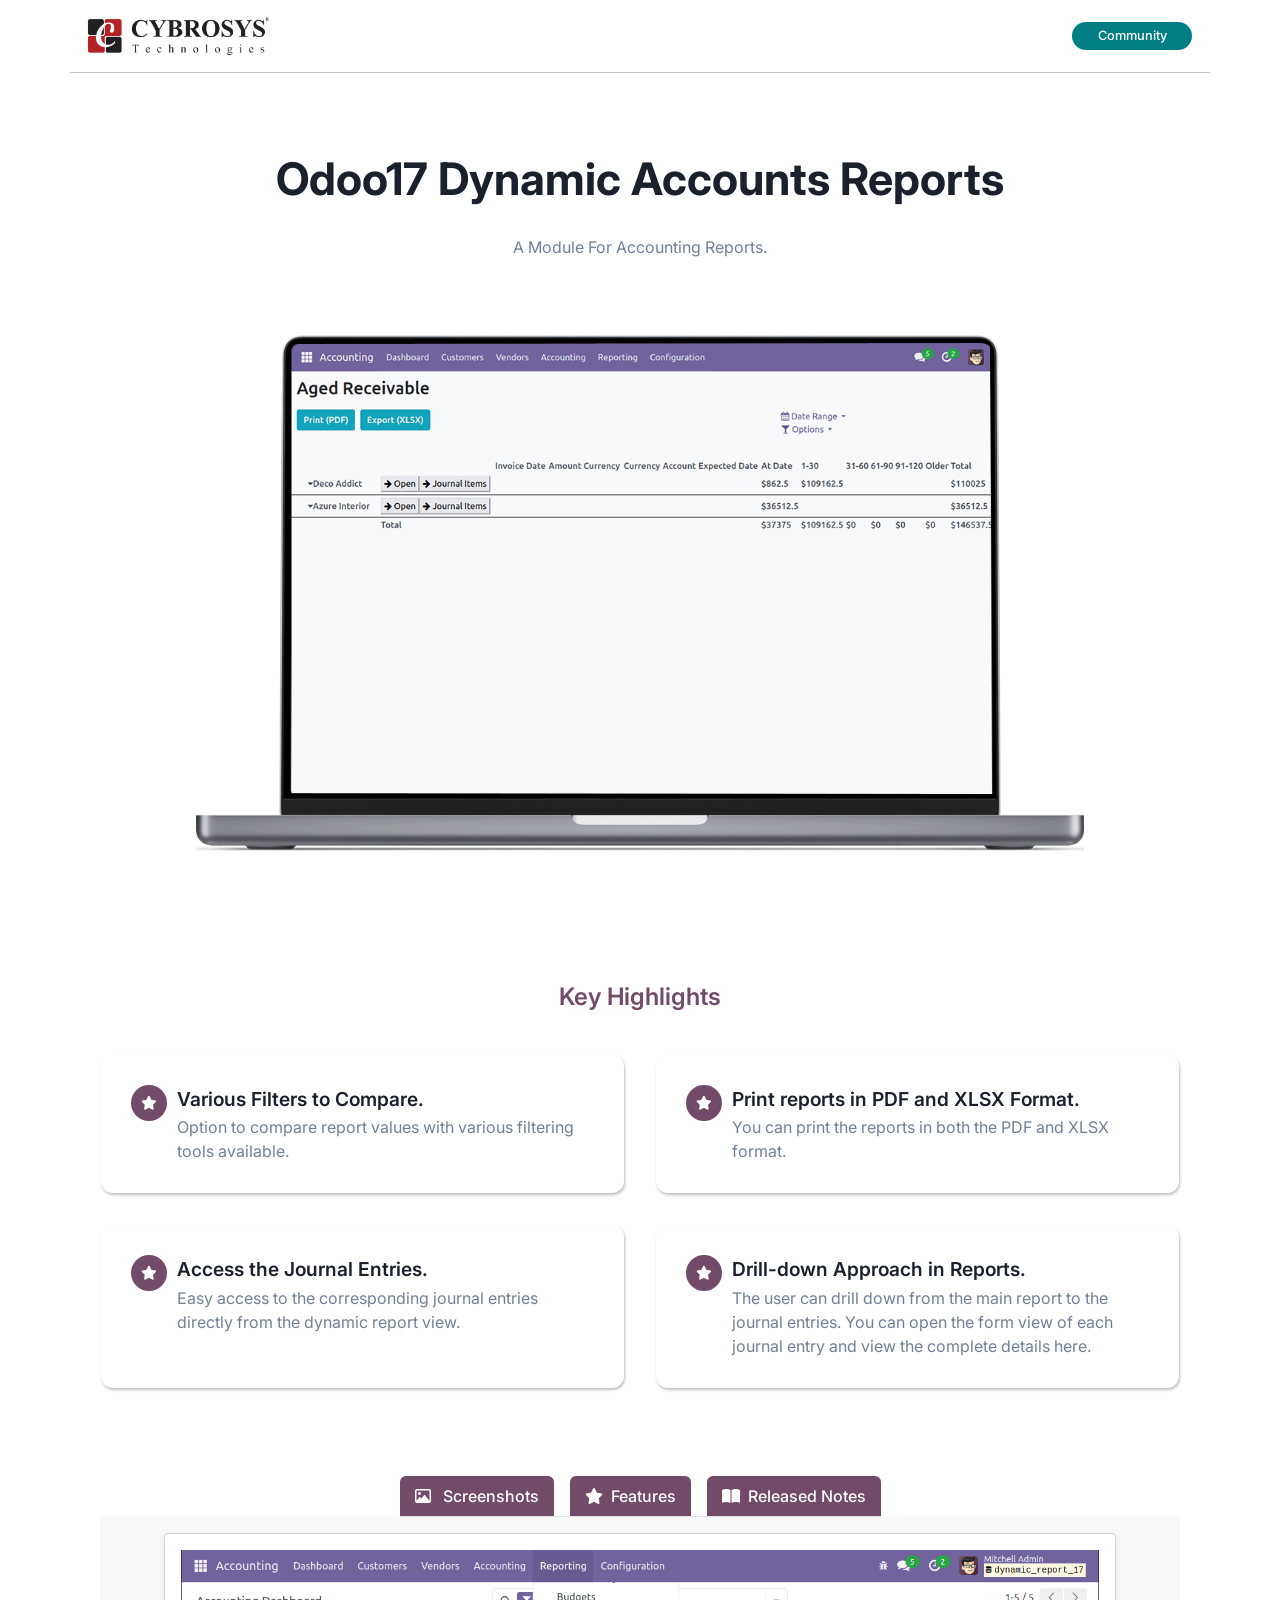
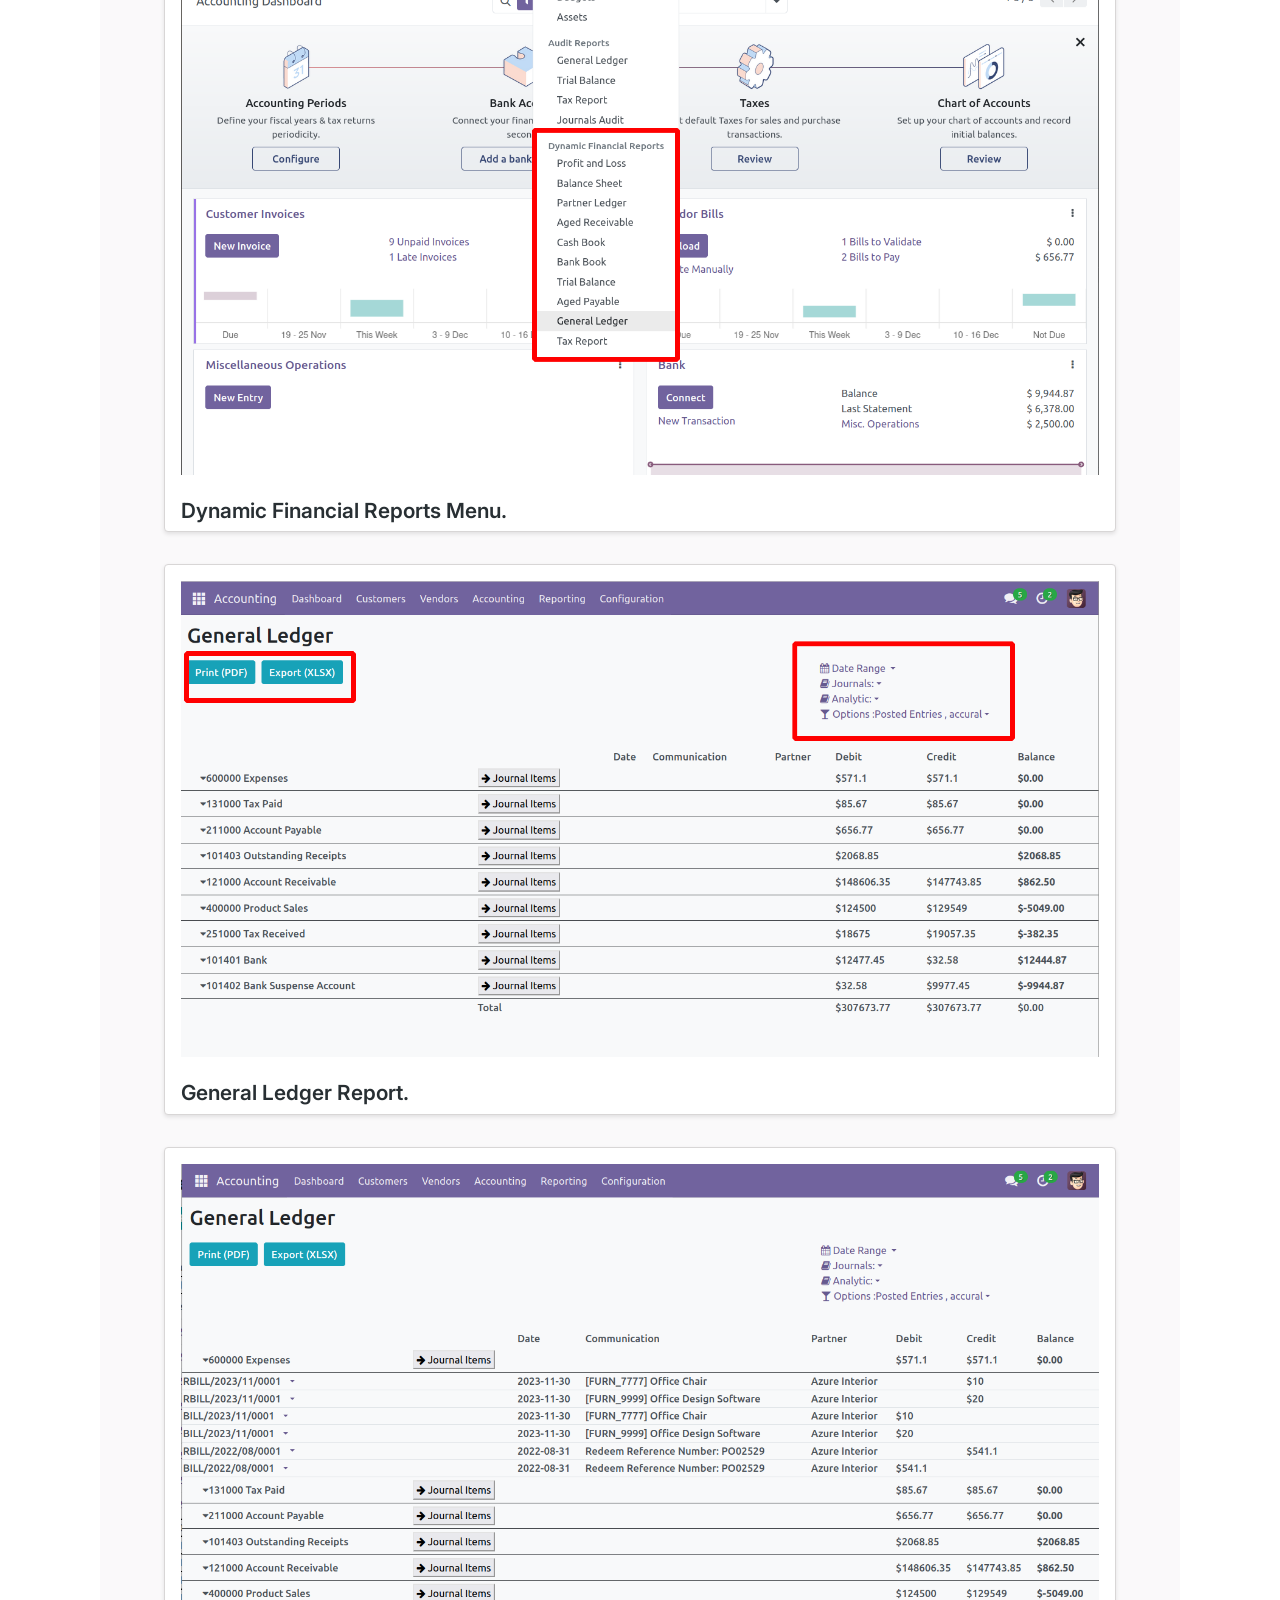
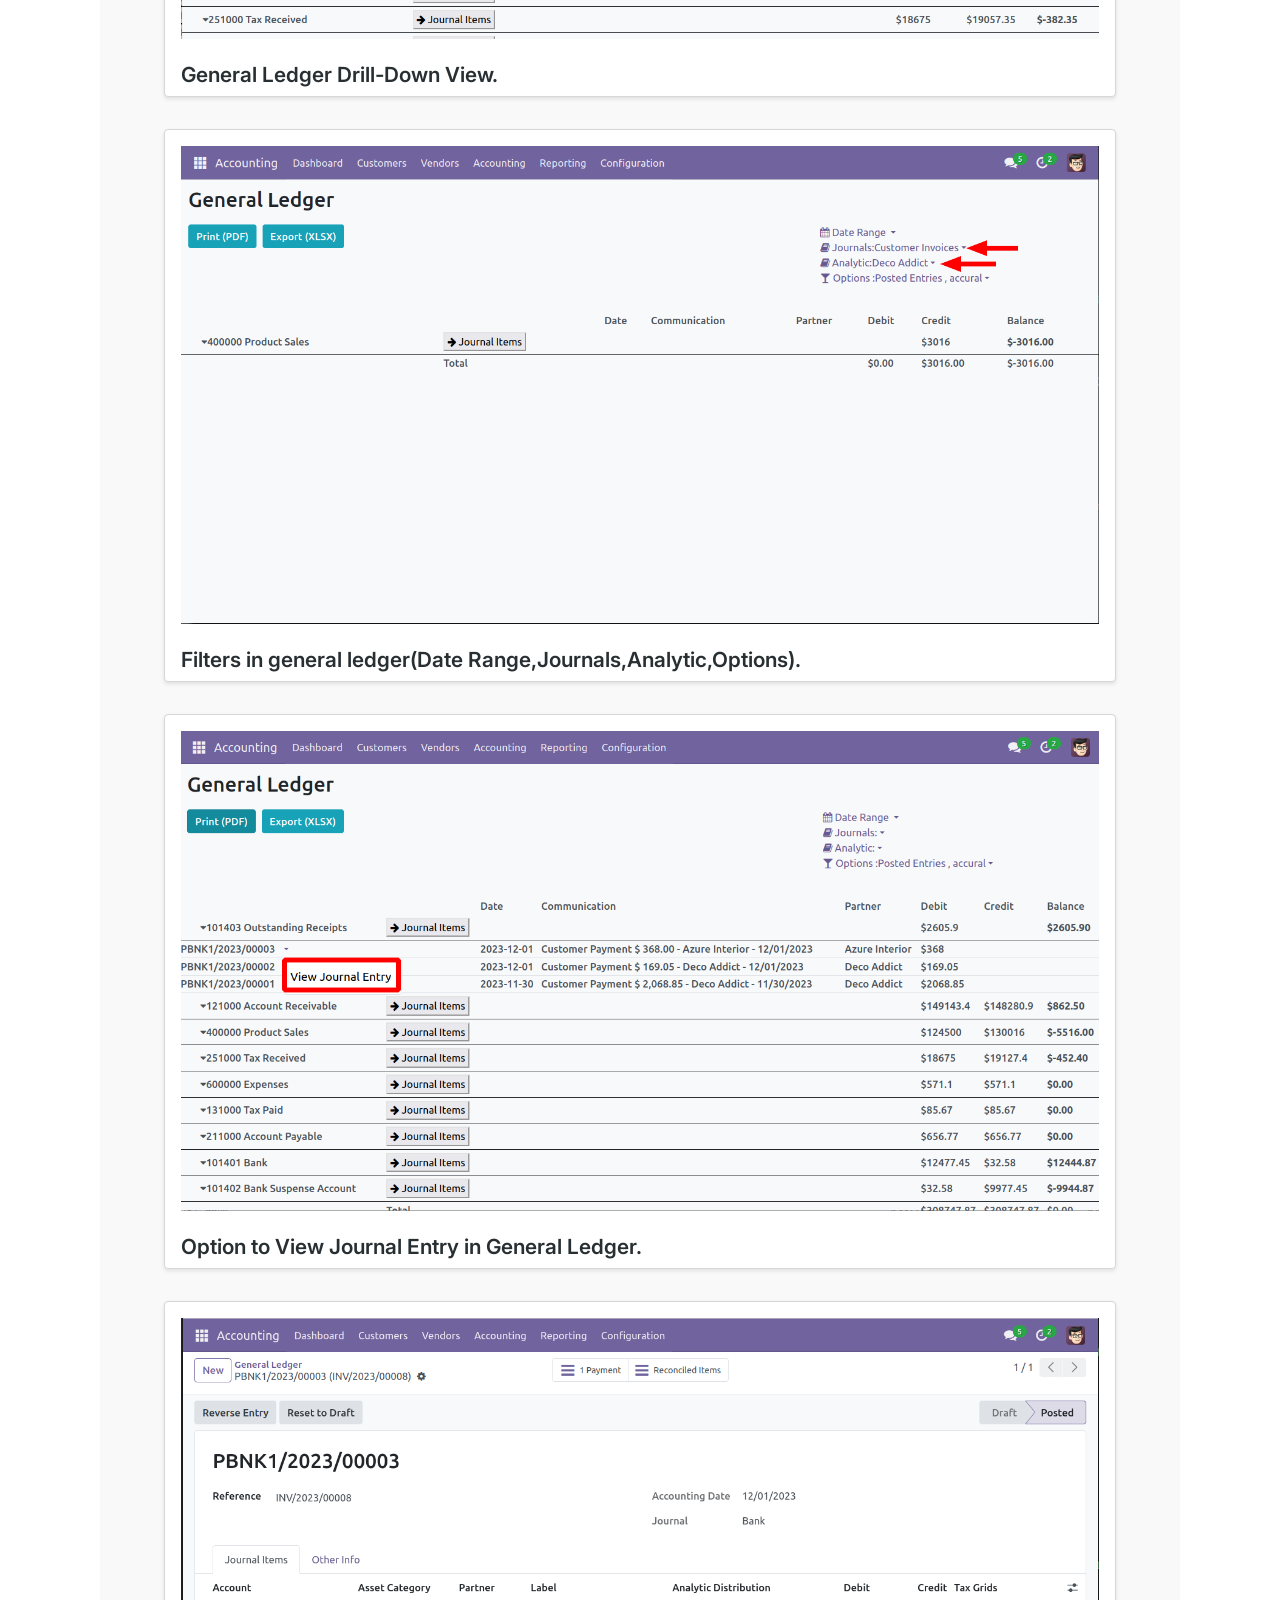
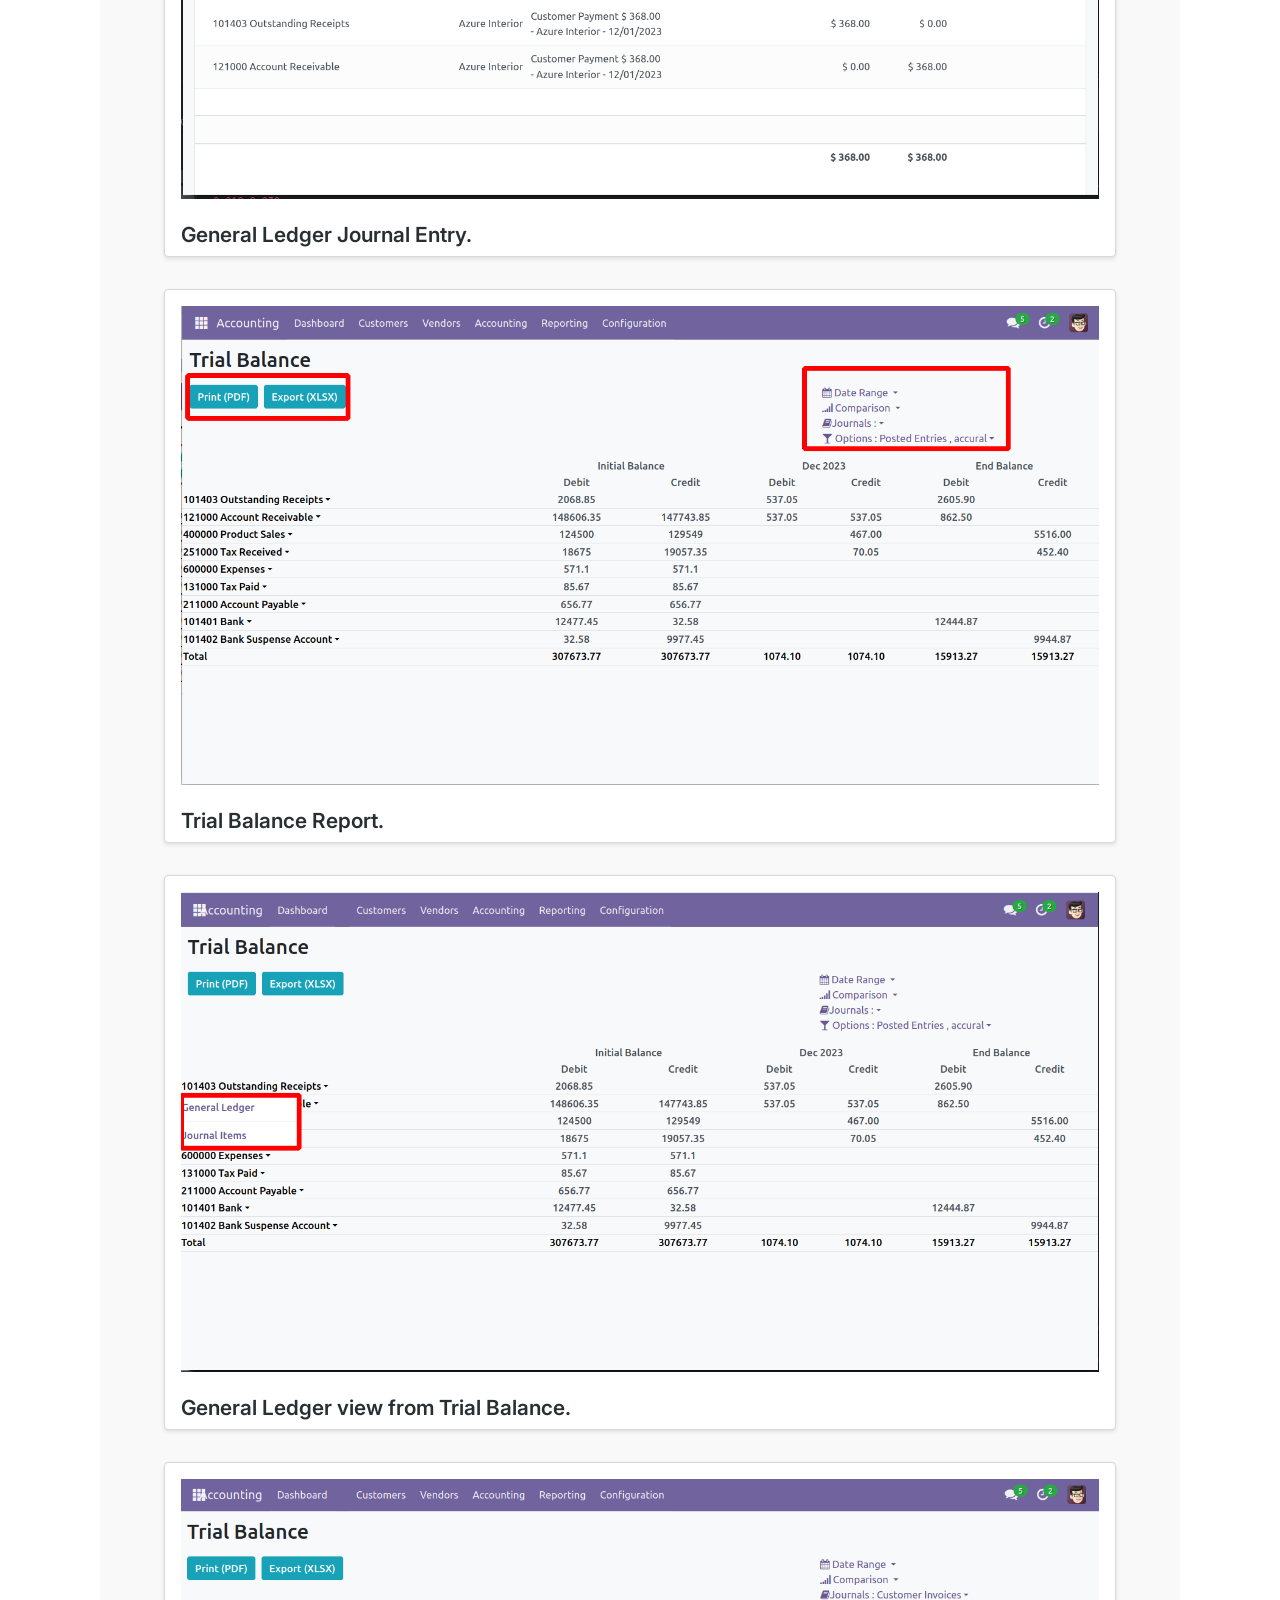
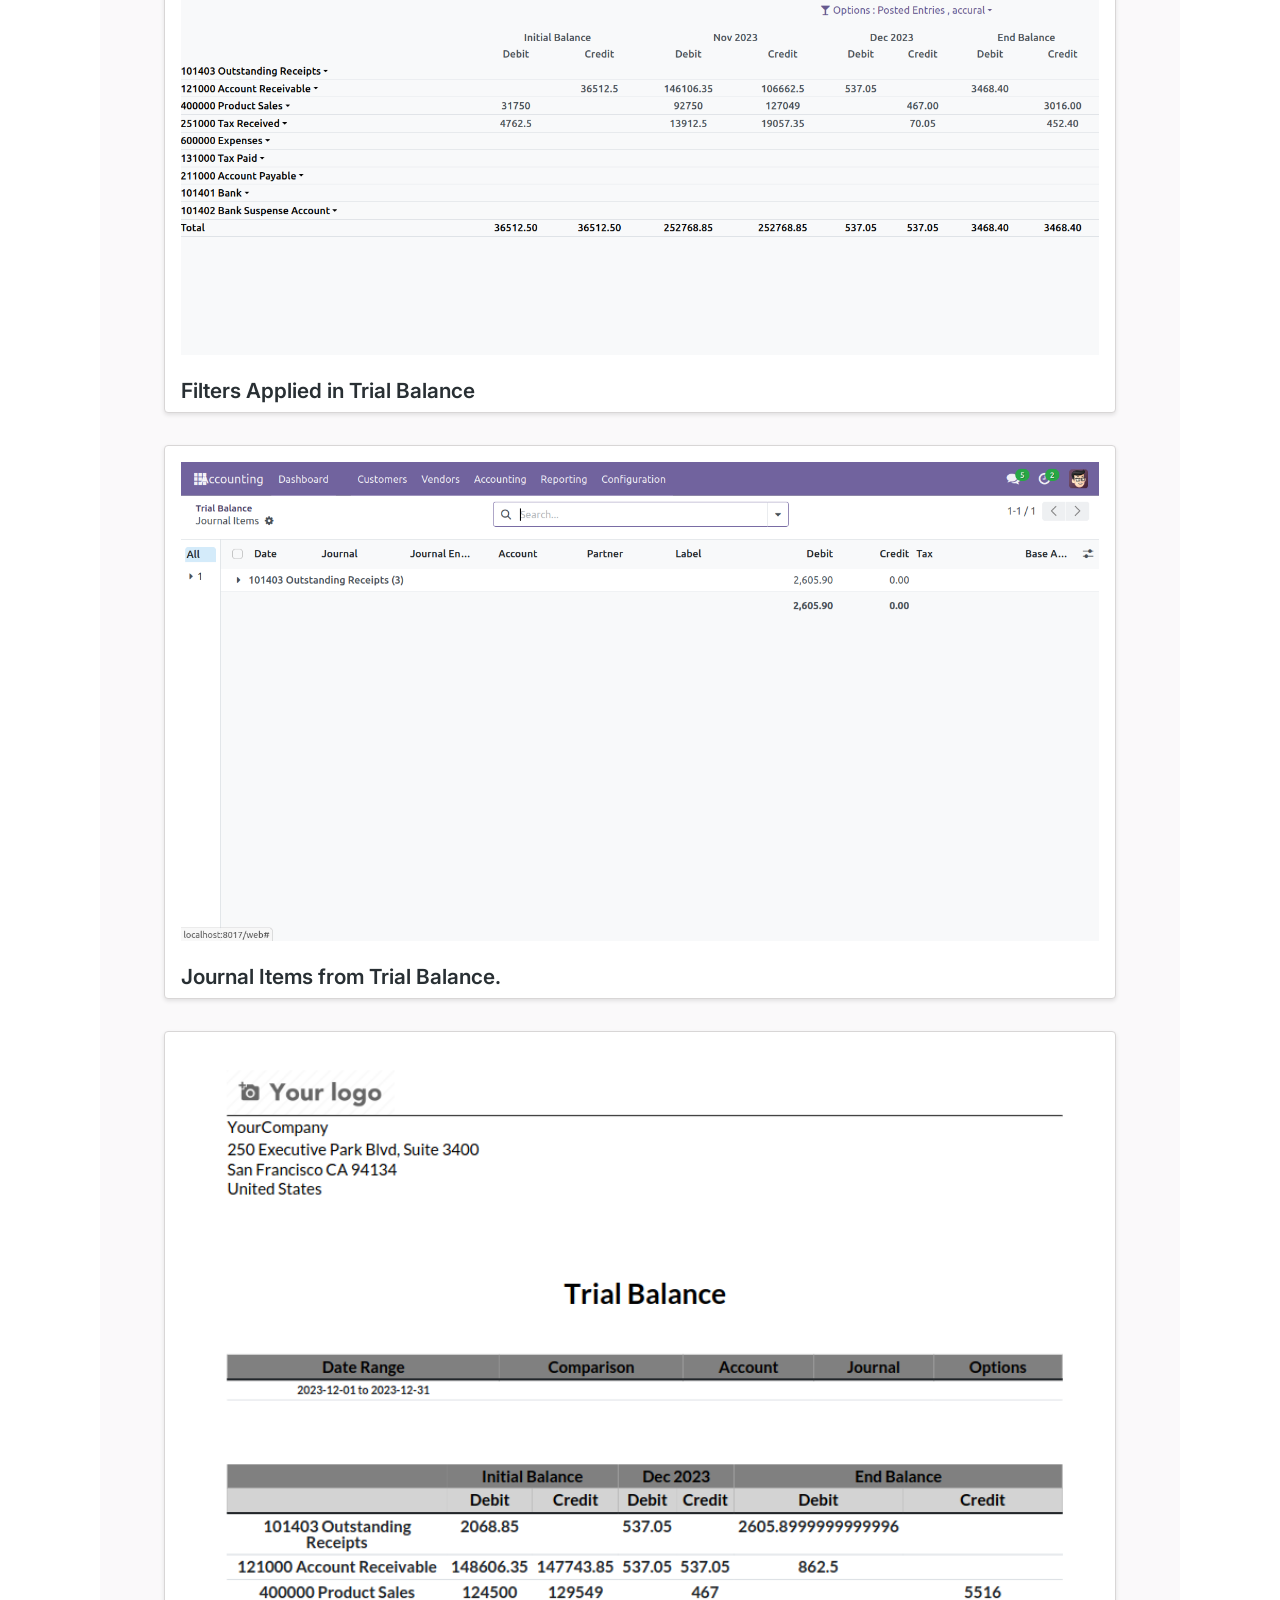
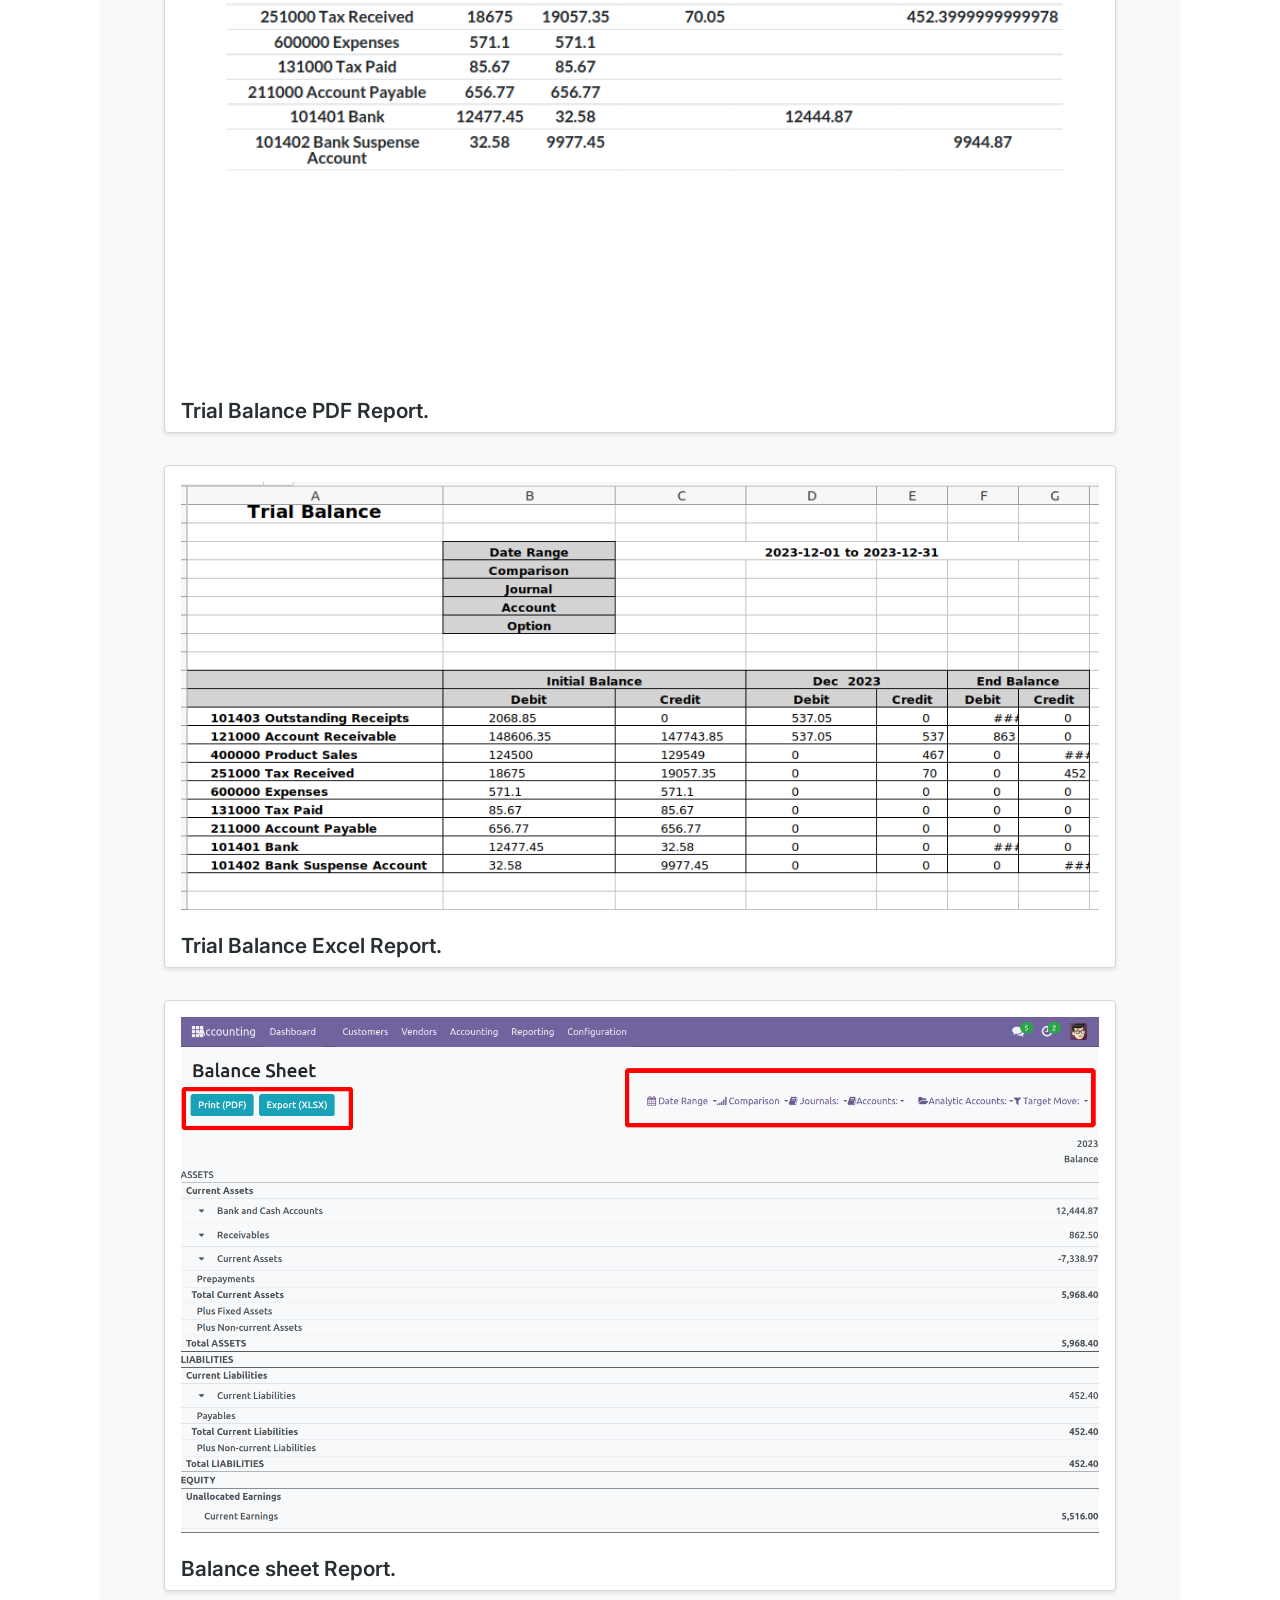
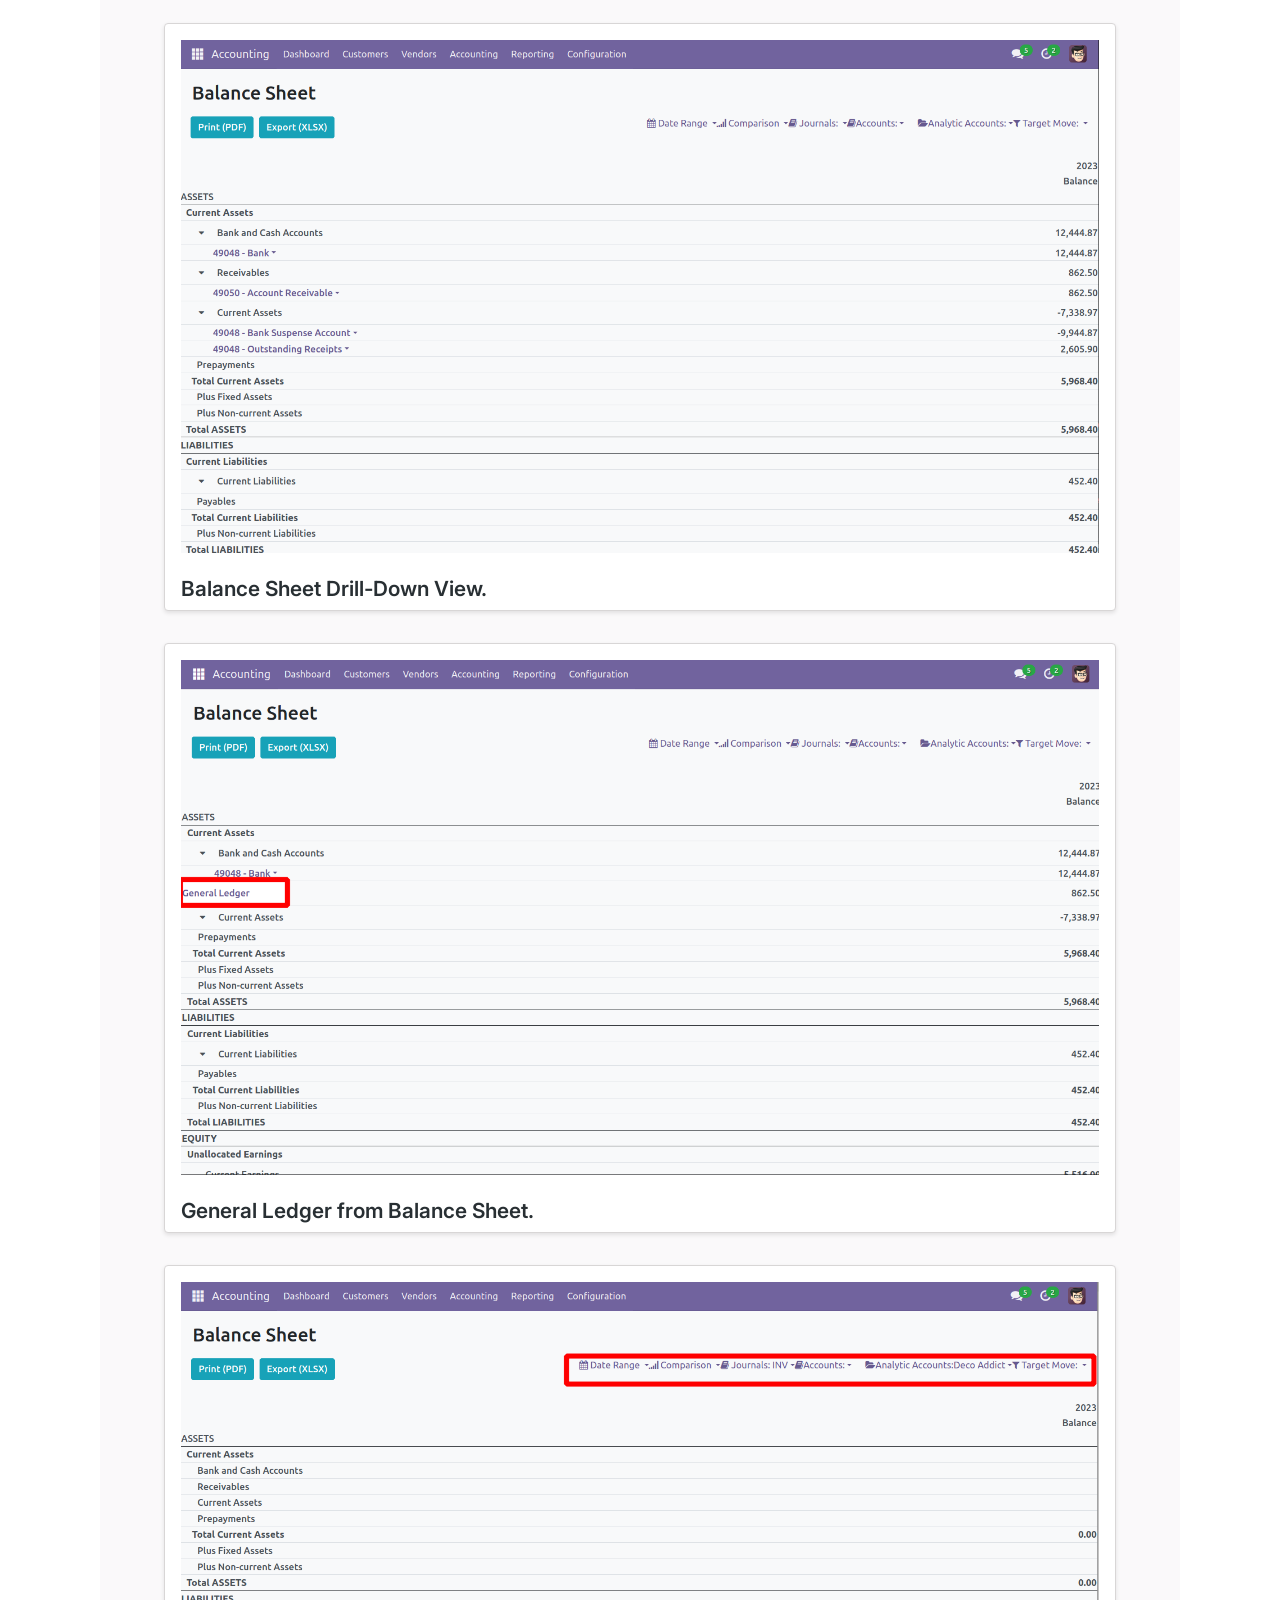
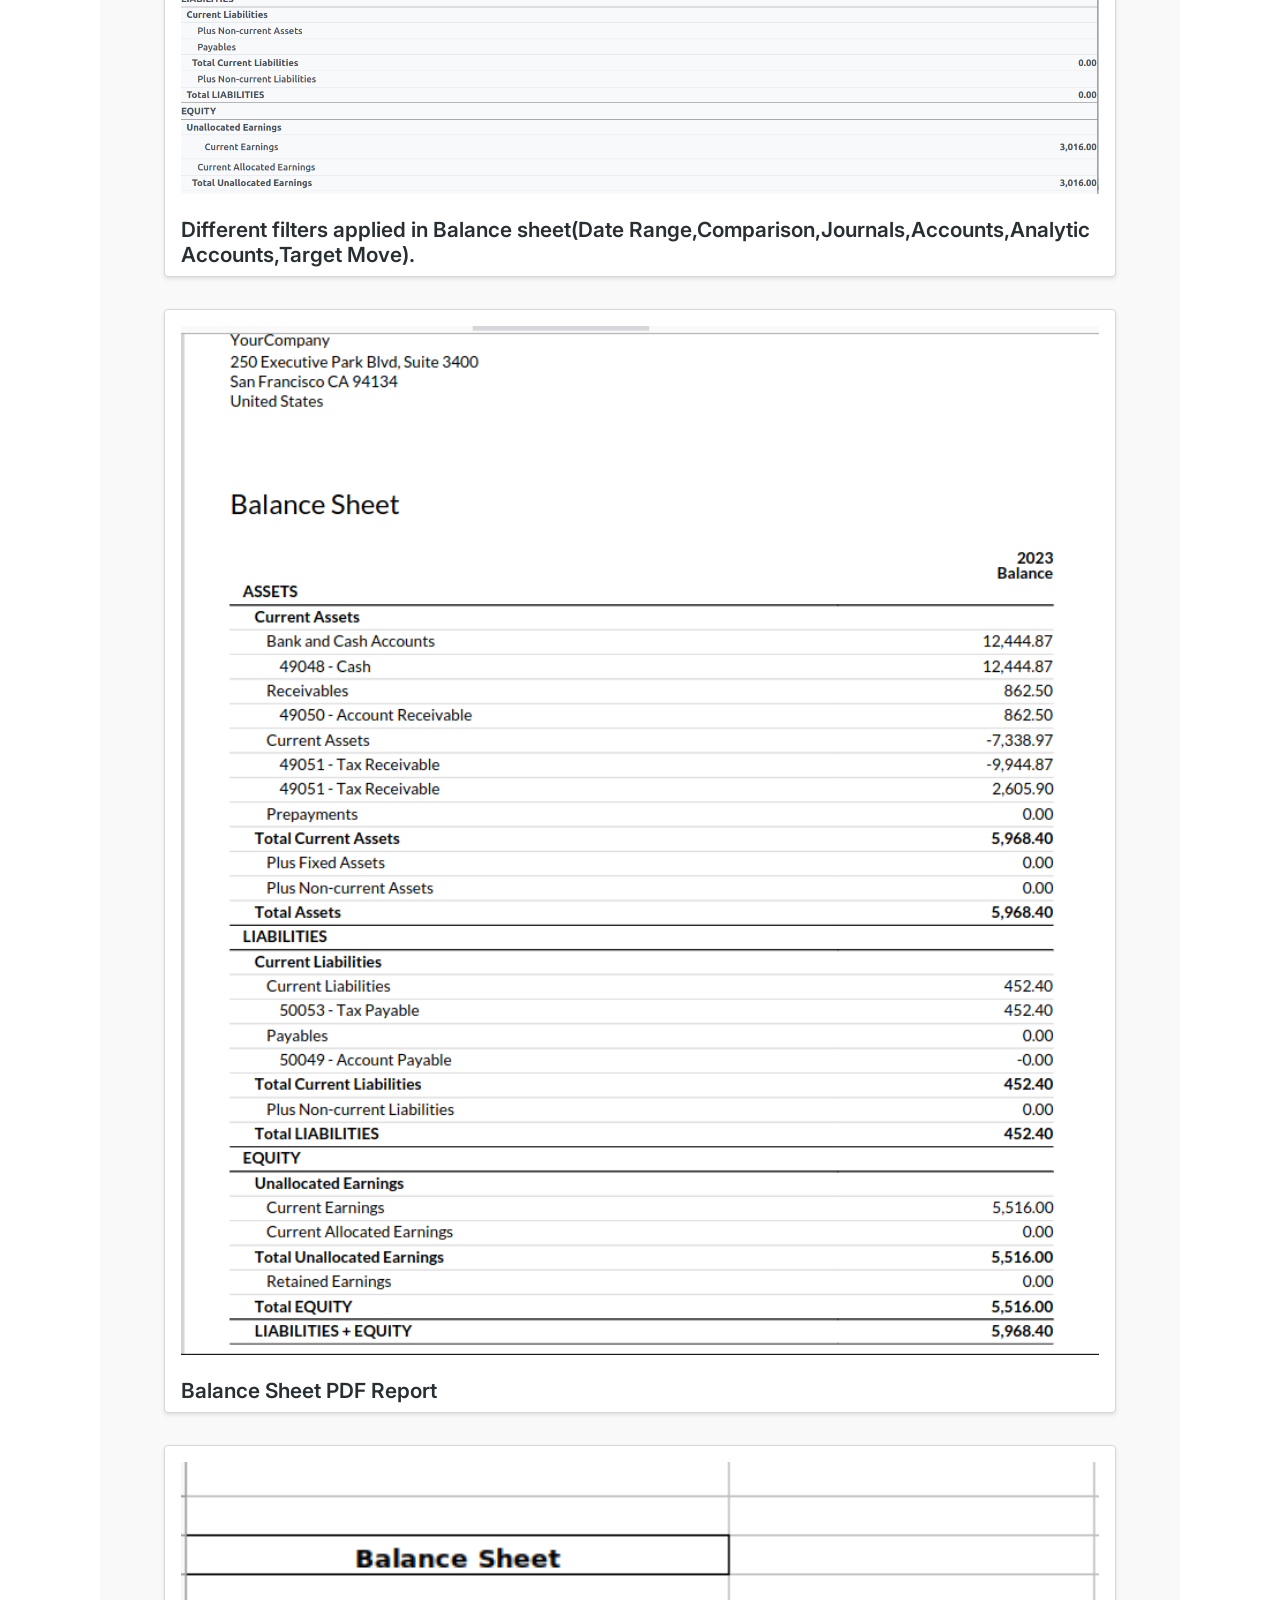
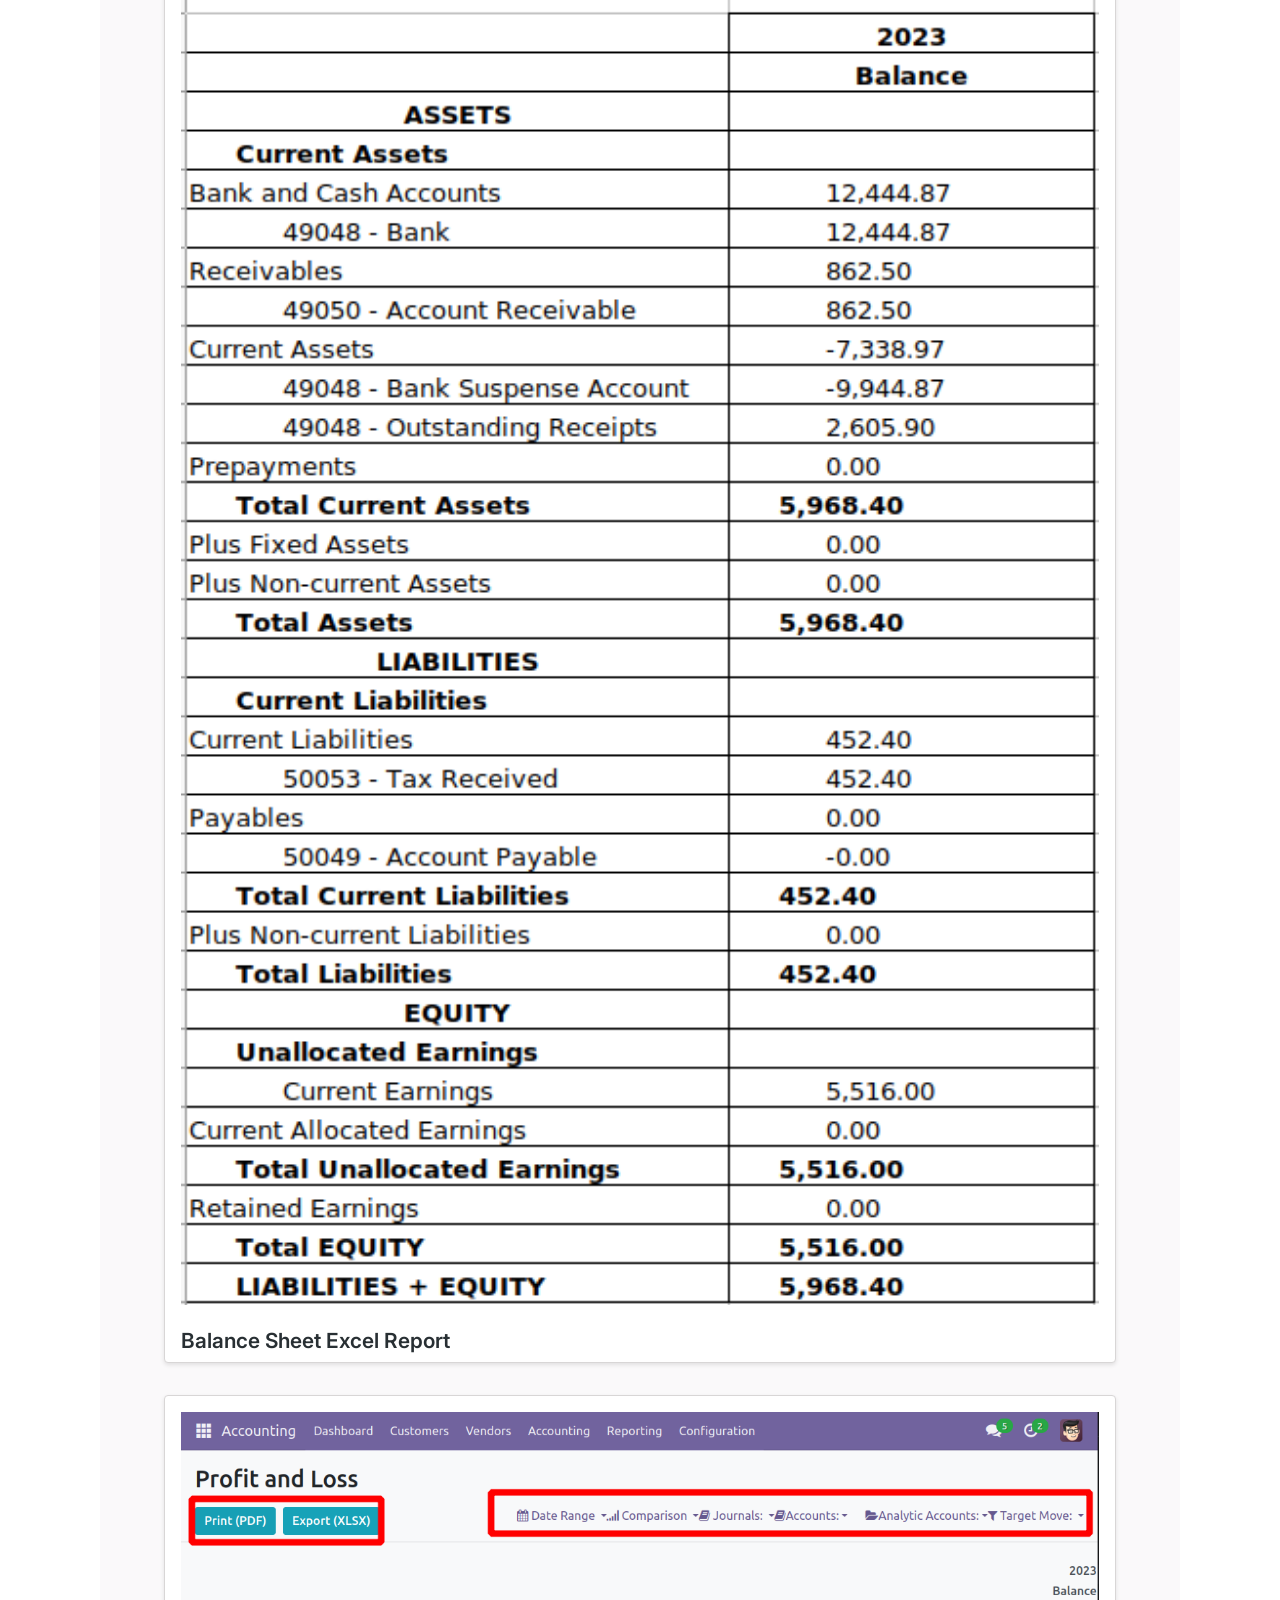
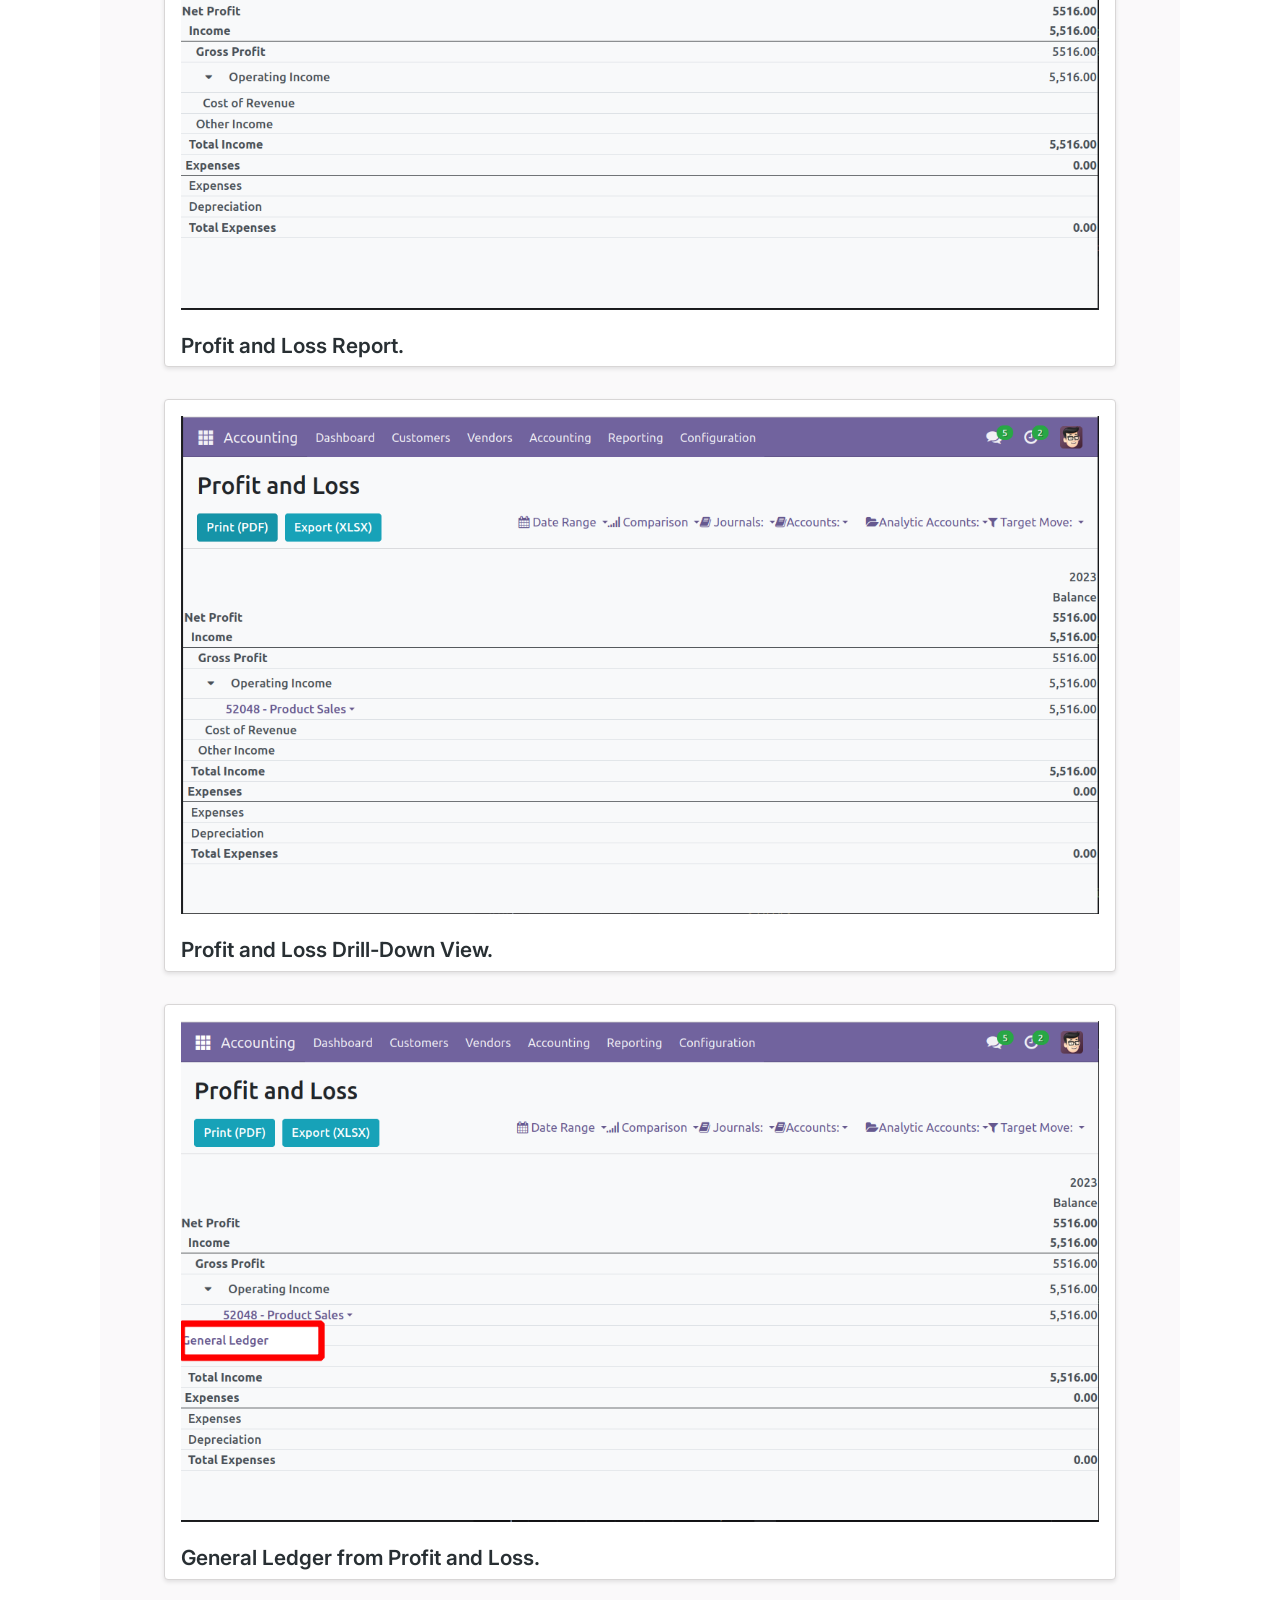
<file: dynamic_accounts_report/static/description/index.html>
<!DOCTYPE html>
<html lang="en">
<head>
    <meta charset="UTF-8">
    <meta name="viewport" content="width=device-width, initial-scale=1.0">
    <title>Odoo App 3 Index</title>
    <!-- Bootstrap CSS -->
    <link rel="stylesheet" href="https://cdn.jsdelivr.net/npm/bootstrap@4.0.0/dist/css/bootstrap.min.css"
        integrity="sha384-Gn5384xqQ1aoWXA+058RXPxPg6fy4IWvTNh0E263XmFcJlSAwiGgFAW/dAiS6JXm" crossorigin="anonymous">
    <link rel="stylesheet" href="https://cdnjs.cloudflare.com/ajax/libs/font-awesome/6.2.1/css/all.min.css">
    <link rel="preconnect" href="https://fonts.googleapis.com">
    <link rel="preconnect" href="https://fonts.gstatic.com" crossorigin>
    <link href="https://fonts.googleapis.com/css2?family=Inter:wght@400;500;600;700;800&display=swap" rel="stylesheet">
</head>
<body>
    <section>
        <div class="container" style="font-family: 'Inter', sans-serif !important;background-color: #fff !important;">
            <div class="row">
                <div class="col-sm-12 col-md-12 col-lg-12 d-flex justify-content-between flex-wrap align-items-sm-center"
                    style="border-bottom:1px solid rgba(0, 0, 0, 0.22)">
                    <div class="my-3">
                        <img src="assets/misc/Cybrosys R.png" style="width:auto !important; height:40px !important">
                    </div>
                    <div class="my-3 d-flex align-items-center">
                        <div class="text-center"
                            style="background-color:#017E84 !important;font-size: 0.8rem !important; color:#fff !important; font-weight:500 !important; padding:4px !important; margin:0 3px !important; border-radius:50px !important; min-width: 120px !important;">
                            Community
                        </div>
                    </div>
                </div>
            </div>
            <div class="row">
                <div class="col-sm-12 col-md-12 col-lg-12 text-center d-flex align-items-center flex-column"
                    style="margin: 80px 0px !important;">
                    <h1 style="font-size: 2.8rem;font-weight: 700; color: 
                    #1A202C;">
                        Odoo17 Dynamic Accounts  Reports</h1>
                    <p class="my-3 mb-4"
                        style="max-width: 80%; font-weight: 400 !important; line-height: 32px; color: #718096;">
                        A Module For Accounting Reports.
                    </p>
                    <div style="width: 80%; margin-top: 3rem;">
                        <img src="assets/screenshots/hero.gif" class="img-responsive" width="100%" height="auto">
                    </div>
                </div>
            </div>
            <div class="container mt-5 mb-5">
                <div class="col-lg-12 d-flex flex-column justify-content-center align-items-center mt-4">
                    <p class="m-0" style="font-weight: 600; font-size: 24px; color:#714b67 !important">Key Highlights
                    </p>
                </div>
                <div class="row py-4">
                    <div class="col-md-6 col-sm-12 p-3">
                        <div class="d-flex   h-100" style="padding: 30px;border-radius: 12px;
                                    background: #FFF;
                                    box-shadow: 1px 2px 3px 0px rgba(0, 0, 0, 0.25); ">
                            <div style="width: 36px; height: 36px; border-radius: 50%; background: #714B67;
                                    display: flex; justify-content: center; align-items: center;
                                    margin-right: 10px; flex-shrink: 0;">
                                <i class="fa-solid fa-star  " style="color: #fff;font-size:14px;"></i>
                            </div>
                            <div>
                                <p style="color: #1A202C;font-weight: 600; 
                                      font-size: 1.2rem; margin-bottom: 2px;">Various Filters to Compare.</p>
                                <p class="m-0" style="color:#718096">Option to compare report values with various filtering tools available.
                                </p>
                            </div>
                        </div>
                    </div>
                    <div class="col-md-6 col-sm-12 p-3">
                        <div class="d-flex   h-100" style="padding: 30px;border-radius: 12px;
                                    background: #FFF;
                                    box-shadow: 1px 2px 3px 0px rgba(0, 0, 0, 0.25); ">
                            <div style="width: 36px; height: 36px; border-radius: 50%; background: #714B67;
                                    display: flex; justify-content: center; align-items: center;
                                    margin-right: 10px; flex-shrink: 0;">
                                <i class="fa-solid fa-star  " style="color: #fff;font-size:14px;"></i>
                            </div>
                            <div>
                                <p style="color: #1A202C;font-weight: 600; 
                                      font-size: 1.2rem; margin-bottom: 2px;">Print reports in PDF and XLSX Format.</p>
                                <p class="m-0" style="color:#718096">You can print the reports in both the PDF and XLSX format.
                                </p>
                            </div>
                        </div>
                    </div>
                    <div class="col-md-6 col-sm-12 p-3">
                        <div class="d-flex   h-100" style="padding: 30px;border-radius: 12px;
                                    background: #FFF;
                                    box-shadow: 1px 2px 3px 0px rgba(0, 0, 0, 0.25); ">
                            <div style="width: 36px; height: 36px; border-radius: 50%; background: #714B67;
                                    display: flex; justify-content: center; align-items: center;
                                    margin-right: 10px; flex-shrink: 0;">
                                <i class="fa-solid fa-star  " style="color: #fff;font-size:14px;"></i>
                            </div>
                            <div>
                                <p style="color: #1A202C;font-weight: 600; 
                                      font-size: 1.2rem; margin-bottom: 2px;">Access the Journal Entries.</p>
                                <p class="m-0" style="color:#718096">Easy access to the corresponding journal entries directly from the dynamic report view.
                                </p>
                            </div>
                        </div>
                    </div>
                    <div class="col-md-6 col-sm-12 p-3">
                        <div class="d-flex   h-100" style="padding: 30px;border-radius: 12px;
                                    background: #FFF;
                                    box-shadow: 1px 2px 3px 0px rgba(0, 0, 0, 0.25); ">
                            <div style="width: 36px; height: 36px; border-radius: 50%; background: #714B67;
                                    display: flex; justify-content: center; align-items: center;
                                    margin-right: 10px; flex-shrink: 0; ">
                                <i class="fa-solid fa-star  " style="color: #fff;font-size:14px;"></i>
                            </div>
                            <div>
                                <p style="color: #1A202C;font-weight: 600; 
                                      font-size: 1.2rem; margin-bottom: 2px;">Drill-down Approach in Reports.</p>
                                <p class="m-0" style="color:#718096">The user can drill down from the main report to the journal entries. You can open the form view of each journal entry and view the complete details here.
                                </p>
                            </div>
                        </div>
                    </div>
                </div>
            </div>
            <div class="container rounded" >
                <ul class="nav nav-tabs d-flex" style="width: fit-content;margin: 0 auto;gap: 1rem;">
                    <li class="col text-center py-2 text-nowrap "
                        style="color: #fff; background-color: #714B67;border-radius: 6px 6px 0px 0px;"><a
                            class="active show" data-toggle="tab" href="#tab1"
                            style="color: #fff;font-weight: 500; background-color: #714B67; text-decoration: none;">
                            <i class="fa-regular fa-image  pr-2" style="color: #fff;"></i>
                            Screenshots</a></li>
                    <li class="col text-center py-2 text-nowrap "
                        style="color: #fff; background-color: #714B67;border-radius: 6px 6px 0px 0px;"><a
                            data-toggle="tab" href="#tab2"
                            style="color: #fff;font-weight: 500;  text-decoration: none;"><i
                                class="fa-solid fa-star  pr-2" style="color: #fff;"></i>Features</a></li>
                    <li class="col text-center py-2 text-nowrap "
                        style="color: #fff; background-color: #714B67;border-radius: 6px 6px 0px 0px;"><a
                            data-toggle="tab" href="#tab3"
                            style="color: #fff;font-weight: 500; text-decoration: none; background-color: #714B67;"><i
                                class="fa-solid fa-book-open  pr-2" style="color: #fff;"></i>Released Notes</a></li>
                </ul>
                <div class="tab-content" style="background-color: rgba(121, 113, 119, 0.04);">
                    <div id="tab1" class="tab-pane fade in active show">
                        <div class="col-lg-12 py-2" style="padding: 1rem 4rem !important;">
                            <div
                                style="border: 1px solid #d8d6d6; border-radius: 4px; background: #fff; box-shadow: 0 2px 4px rgba(0, 0, 0, 0.1);">
                                <div class="row justify-content-center p-3 w-100 m-0">
                                    <img src="assets/screenshots/1.png" class="img-responsive" width="100%" height="auto">
                                </div>
                                <div class="px-3">
                                    <h4 class="mt-2"
                                        style=" font-weight:600 !important; color:#282F33 !important; font-size:1.3rem !important">
                                        Dynamic Financial Reports Menu.</h4>
                                </div>
                            </div>
                        </div>
                        <div class="col-lg-12 py-2" style="padding: 1rem 4rem !important;">
                            <div
                                style="border: 1px solid #d8d6d6; border-radius: 4px;  background: #fff; box-shadow: 0 2px 4px rgba(0, 0, 0, 0.1);">
                                <div class="row justify-content-center p-3 w-100 m-0">
                                    <img src="assets/screenshots/2.png" class="img-responsive" width="100%" height="auto">
                                </div>
                                <div class="px-3">
                                    <h4 class="mt-2"
                                        style=" font-weight:600 !important; color:#282F33 !important; font-size:1.3rem !important">
                                        General Ledger Report.</h4>
                                </div>
                            </div>
                        </div>
                        <div class="col-lg-12 py-2" style="padding: 1rem 4rem !important;">
                            <div
                                style="border: 1px solid #d8d6d6; border-radius: 4px;  background: #fff; box-shadow: 0 2px 4px rgba(0, 0, 0, 0.1);">
                                <div class="row justify-content-center p-3 w-100 m-0">
                                    <img src="assets/screenshots/3.png" class="img-responsive" width="100%" height="auto">
                                </div>
                                <div class="px-3">
                                    <h4 class="mt-2"
                                        style=" font-weight:600 !important; color:#282F33 !important; font-size:1.3rem !important">
                                        General Ledger Drill-Down View.</h4>
                                </div>
                            </div>
                        </div>
                        <div class="col-lg-12 py-2" style="padding: 1rem 4rem !important;">
                            <div
                                style="border: 1px solid #d8d6d6; border-radius: 4px;  background: #fff; box-shadow: 0 2px 4px rgba(0, 0, 0, 0.1);">
                                <div class="row justify-content-center p-3 w-100 m-0">
                                    <img src="assets/screenshots/4.png" class="img-responsive" width="100%" height="auto">
                                </div>
                                <div class="px-3">
                                    <h4 class="mt-2"
                                        style=" font-weight:600 !important; color:#282F33 !important; font-size:1.3rem !important">
                                        Filters in general ledger(Date Range,Journals,Analytic,Options).</h4>
                                </div>
                            </div>
                        </div>
                        <div class="col-lg-12 py-2" style="padding: 1rem 4rem !important;">
                            <div
                                style="border: 1px solid #d8d6d6; border-radius: 4px;  background: #fff; box-shadow: 0 2px 4px rgba(0, 0, 0, 0.1);">
                                <div class="row justify-content-center p-3 w-100 m-0">
                                    <img src="assets/screenshots/5.png" class="img-responsive" width="100%" height="auto">
                                </div>
                                <div class="px-3">
                                    <h4 class="mt-2"
                                        style=" font-weight:600 !important; color:#282F33 !important; font-size:1.3rem !important">
                                        Option to View Journal Entry in General Ledger.</h4>
                                </div>
                            </div>
                        </div>
                        <div class="col-lg-12 py-2" style="padding: 1rem 4rem !important;">
                            <div
                                style="border: 1px solid #d8d6d6; border-radius: 4px;  background: #fff; box-shadow: 0 2px 4px rgba(0, 0, 0, 0.1);">
                                <div class="row justify-content-center p-3 w-100 m-0">
                                    <img src="assets/screenshots/6.png" class="img-responsive" width="100%" height="auto">
                                </div>
                                <div class="px-3">
                                    <h4 class="mt-2"
                                        style=" font-weight:600 !important; color:#282F33 !important; font-size:1.3rem !important">
                                        General Ledger Journal Entry.</h4>
                                </div>
                            </div>
                        </div>
                        <div class="col-lg-12 py-2" style="padding: 1rem 4rem !important;">
                            <div
                                style="border: 1px solid #d8d6d6; border-radius: 4px;  background: #fff; box-shadow: 0 2px 4px rgba(0, 0, 0, 0.1);">
                                <div class="row justify-content-center p-3 w-100 m-0">
                                    <img src="assets/screenshots/7.png" class="img-responsive" width="100%" height="auto">
                                </div>
                                <div class="px-3">
                                    <h4 class="mt-2"
                                        style=" font-weight:600 !important; color:#282F33 !important; font-size:1.3rem !important">
                                        Trial Balance Report.</h4>
                                </div>
                            </div>
                        </div>
                        <div class="col-lg-12 py-2" style="padding: 1rem 4rem !important;">
                            <div
                                style="border: 1px solid #d8d6d6; border-radius: 4px;  background: #fff; box-shadow: 0 2px 4px rgba(0, 0, 0, 0.1);">
                                <div class="row justify-content-center p-3 w-100 m-0">
                                    <img src="assets/screenshots/8.png" class="img-responsive" width="100%" height="auto">
                                </div>
                                <div class="px-3">
                                    <h4 class="mt-2"
                                        style=" font-weight:600 !important; color:#282F33 !important; font-size:1.3rem !important">
                                        General Ledger view from Trial Balance.</h4>
                                </div>
                            </div>
                        </div>

                        <div class="col-lg-12 py-2" style="padding: 1rem 4rem !important;">
                            <div
                                style="border: 1px solid #d8d6d6; border-radius: 4px;  background: #fff; box-shadow: 0 2px 4px rgba(0, 0, 0, 0.1);">
                                <div class="row justify-content-center p-3 w-100 m-0">
                                    <img src="assets/screenshots/9.png" class="img-responsive" width="100%" height="auto">
                                </div>
                                <div class="px-3">
                                    <h4 class="mt-2"
                                        style=" font-weight:600 !important; color:#282F33 !important; font-size:1.3rem !important">
                                        Filters Applied in Trial Balance</h4>
                                </div>
                            </div>
                        </div>
                        <div class="col-lg-12 py-2" style="padding: 1rem 4rem !important;">
                            <div
                                style="border: 1px solid #d8d6d6; border-radius: 4px;  background: #fff; box-shadow: 0 2px 4px rgba(0, 0, 0, 0.1);">
                                <div class="row justify-content-center p-3 w-100 m-0">
                                    <img src="assets/screenshots/10.png" class="img-responsive" width="100%" height="auto">
                                </div>
                                <div class="px-3">
                                    <h4 class="mt-2"
                                        style=" font-weight:600 !important; color:#282F33 !important; font-size:1.3rem !important">
                                        Journal Items from Trial Balance.</h4>
                                </div>
                            </div>
                        </div>
                        <div class="col-lg-12 py-2" style="padding: 1rem 4rem !important;">
                            <div
                                style="border: 1px solid #d8d6d6; border-radius: 4px;  background: #fff; box-shadow: 0 2px 4px rgba(0, 0, 0, 0.1);">
                                <div class="row justify-content-center p-3 w-100 m-0">
                                    <img src="assets/screenshots/11.png" class="img-responsive" width="100%" height="auto">
                                </div>
                                <div class="px-3">
                                    <h4 class="mt-2"
                                        style=" font-weight:600 !important; color:#282F33 !important; font-size:1.3rem !important">
                                        Trial Balance PDF Report.</h4>
                                </div>
                            </div>
                        </div>
                        <div class="col-lg-12 py-2" style="padding: 1rem 4rem !important;">
                            <div
                                style="border: 1px solid #d8d6d6; border-radius: 4px;  background: #fff; box-shadow: 0 2px 4px rgba(0, 0, 0, 0.1);">
                                <div class="row justify-content-center p-3 w-100 m-0">
                                    <img src="assets/screenshots/12.png" class="img-responsive" width="100%" height="auto">
                                </div>
                                <div class="px-3">
                                    <h4 class="mt-2"
                                        style=" font-weight:600 !important; color:#282F33 !important; font-size:1.3rem !important">
                                        Trial Balance Excel Report.</h4>
                                </div>
                            </div>
                        </div>
                        <div class="col-lg-12 py-2" style="padding: 1rem 4rem !important;">
                            <div
                                style="border: 1px solid #d8d6d6; border-radius: 4px;  background: #fff; box-shadow: 0 2px 4px rgba(0, 0, 0, 0.1);">
                                <div class="row justify-content-center p-3 w-100 m-0">
                                    <img src="assets/screenshots/13.png" class="img-responsive" width="100%" height="auto">
                                </div>
                                <div class="px-3">
                                    <h4 class="mt-2"
                                        style=" font-weight:600 !important; color:#282F33 !important; font-size:1.3rem !important">
                                        Balance sheet Report.</h4>
                                </div>
                            </div>
                        </div>
                        <div class="col-lg-12 py-2" style="padding: 1rem 4rem !important;">
                            <div
                                style="border: 1px solid #d8d6d6; border-radius: 4px;  background: #fff; box-shadow: 0 2px 4px rgba(0, 0, 0, 0.1);">
                                <div class="row justify-content-center p-3 w-100 m-0">
                                    <img src="assets/screenshots/14.png" class="img-responsive" width="100%" height="auto">
                                </div>
                                <div class="px-3">
                                    <h4 class="mt-2"
                                        style=" font-weight:600 !important; color:#282F33 !important; font-size:1.3rem !important">
                                        Balance Sheet Drill-Down View.</h4>
                                </div>
                            </div>
                        </div>
                        <div class="col-lg-12 py-2" style="padding: 1rem 4rem !important;">
                            <div
                                style="border: 1px solid #d8d6d6; border-radius: 4px;  background: #fff; box-shadow: 0 2px 4px rgba(0, 0, 0, 0.1);">
                                <div class="row justify-content-center p-3 w-100 m-0">
                                    <img src="assets/screenshots/15.png" class="img-responsive" width="100%" height="auto">
                                </div>
                                <div class="px-3">
                                    <h4 class="mt-2"
                                        style=" font-weight:600 !important; color:#282F33 !important; font-size:1.3rem !important">
                                        General Ledger from Balance Sheet.</h4>
                                </div>
                            </div>
                        </div>
                        <div class="col-lg-12 py-2" style="padding: 1rem 4rem !important;">
                            <div
                                style="border: 1px solid #d8d6d6; border-radius: 4px;  background: #fff; box-shadow: 0 2px 4px rgba(0, 0, 0, 0.1);">
                                <div class="row justify-content-center p-3 w-100 m-0">
                                    <img src="assets/screenshots/16.png" class="img-responsive" width="100%" height="auto">
                                </div>
                                <div class="px-3">
                                    <h4 class="mt-2"
                                        style=" font-weight:600 !important; color:#282F33 !important; font-size:1.3rem !important">
                                        Different filters applied in Balance sheet(Date Range,Comparison,Journals,Accounts,Analytic Accounts,Target Move).</h4>
                                </div>
                            </div>
                        </div>
                        <div class="col-lg-12 py-2" style="padding: 1rem 4rem !important;">
                            <div
                                style="border: 1px solid #d8d6d6; border-radius: 4px;  background: #fff; box-shadow: 0 2px 4px rgba(0, 0, 0, 0.1);">
                                <div class="row justify-content-center p-3 w-100 m-0">
                                    <img src="assets/screenshots/17.png" class="img-responsive" width="100%" height="auto">
                                </div>
                                <div class="px-3">
                                    <h4 class="mt-2"
                                        style=" font-weight:600 !important; color:#282F33 !important; font-size:1.3rem !important">
                                        Balance Sheet PDF Report</h4>
                                </div>
                            </div>
                        </div>
                        <div class="col-lg-12 py-2" style="padding: 1rem 4rem !important;">
                            <div
                                style="border: 1px solid #d8d6d6; border-radius: 4px;  background: #fff; box-shadow: 0 2px 4px rgba(0, 0, 0, 0.1);">
                                <div class="row justify-content-center p-3 w-100 m-0">
                                    <img src="assets/screenshots/18.png" class="img-responsive" width="100%" height="auto">
                                </div>
                                <div class="px-3">
                                    <h4 class="mt-2"
                                        style=" font-weight:600 !important; color:#282F33 !important; font-size:1.3rem !important">
                                        Balance Sheet Excel Report</h4>
                                </div>
                            </div>
                        </div>
                        <div class="col-lg-12 py-2" style="padding: 1rem 4rem !important;">
                            <div
                                style="border: 1px solid #d8d6d6; border-radius: 4px;  background: #fff; box-shadow: 0 2px 4px rgba(0, 0, 0, 0.1);">
                                <div class="row justify-content-center p-3 w-100 m-0">
                                    <img src="assets/screenshots/19.png" class="img-responsive" width="100%" height="auto">
                                </div>
                                <div class="px-3">
                                    <h4 class="mt-2"
                                        style=" font-weight:600 !important; color:#282F33 !important; font-size:1.3rem !important">
                                        Profit and Loss Report.</h4>
                                </div>
                            </div>
                        </div>
                        <div class="col-lg-12 py-2" style="padding: 1rem 4rem !important;">
                            <div
                                style="border: 1px solid #d8d6d6; border-radius: 4px;  background: #fff; box-shadow: 0 2px 4px rgba(0, 0, 0, 0.1);">
                                <div class="row justify-content-center p-3 w-100 m-0">
                                    <img src="assets/screenshots/20.png" class="img-responsive" width="100%" height="auto">
                                </div>
                                <div class="px-3">
                                    <h4 class="mt-2"
                                        style=" font-weight:600 !important; color:#282F33 !important; font-size:1.3rem !important">
                                        Profit and Loss Drill-Down View.</h4>
                                </div>
                            </div>
                        </div>
                        <div class="col-lg-12 py-2" style="padding: 1rem 4rem !important;">
                            <div
                                style="border: 1px solid #d8d6d6; border-radius: 4px;  background: #fff; box-shadow: 0 2px 4px rgba(0, 0, 0, 0.1);">
                                <div class="row justify-content-center p-3 w-100 m-0">
                                    <img src="assets/screenshots/21.png" class="img-responsive" width="100%" height="auto">
                                </div>
                                <div class="px-3">
                                    <h4 class="mt-2"
                                        style=" font-weight:600 !important; color:#282F33 !important; font-size:1.3rem !important">
                                        General Ledger from Profit and Loss.</h4>
                                </div>
                            </div>
                        </div>
                        <div class="col-lg-12 py-2" style="padding: 1rem 4rem !important;">
                            <div
                                style="border: 1px solid #d8d6d6; border-radius: 4px;  background: #fff; box-shadow: 0 2px 4px rgba(0, 0, 0, 0.1);">
                                <div class="row justify-content-center p-3 w-100 m-0">
                                    <img src="assets/screenshots/22.png" class="img-responsive" width="100%" height="auto">
                                </div>
                                <div class="px-3">
                                    <h4 class="mt-2"
                                        style=" font-weight:600 !important; color:#282F33 !important; font-size:1.3rem !important">
                                        Different filters applied in Profit and Loss(Date Range,Comparison,Journals,Accounts,Analytic Accounts,Target Move).</h4>
                                </div>
                            </div>
                        </div>
                        <div class="col-lg-12 py-2" style="padding: 1rem 4rem !important;">
                            <div
                                style="border: 1px solid #d8d6d6; border-radius: 4px;  background: #fff; box-shadow: 0 2px 4px rgba(0, 0, 0, 0.1);">
                                <div class="row justify-content-center p-3 w-100 m-0">
                                    <img src="assets/screenshots/23.png" class="img-responsive" width="100%" height="auto">
                                </div>
                                <div class="px-3">
                                    <h4 class="mt-2"
                                        style=" font-weight:600 !important; color:#282F33 !important; font-size:1.3rem !important">
                                        Profit and Loss PDF Report</h4>
                                </div>
                            </div>
                        </div>
                        <div class="col-lg-12 py-2" style="padding: 1rem 4rem !important;">
                            <div
                                style="border: 1px solid #d8d6d6; border-radius: 4px;  background: #fff; box-shadow: 0 2px 4px rgba(0, 0, 0, 0.1);">
                                <div class="row justify-content-center p-3 w-100 m-0">
                                    <img src="assets/screenshots/24.png" class="img-responsive" width="100%" height="auto">
                                </div>
                                <div class="px-3">
                                    <h4 class="mt-2"
                                        style=" font-weight:600 !important; color:#282F33 !important; font-size:1.3rem !important">
                                        Profit and Loss Excel Report</h4>
                                </div>
                            </div>
                        </div>
                        <div class="col-lg-12 py-2" style="padding: 1rem 4rem !important;">
                            <div
                                style="border: 1px solid #d8d6d6; border-radius: 4px;  background: #fff; box-shadow: 0 2px 4px rgba(0, 0, 0, 0.1);">
                                <div class="row justify-content-center p-3 w-100 m-0">
                                    <img src="assets/screenshots/25.png" class="img-responsive" width="100%" height="auto">
                                </div>
                                <div class="px-3">
                                    <h4 class="mt-2"
                                        style=" font-weight:600 !important; color:#282F33 !important; font-size:1.3rem !important">
                                        Partner Ledger Report.</h4>
                                </div>
                            </div>
                        </div>
                        <div class="col-lg-12 py-2" style="padding: 1rem 4rem !important;">
                            <div
                                style="border: 1px solid #d8d6d6; border-radius: 4px;  background: #fff; box-shadow: 0 2px 4px rgba(0, 0, 0, 0.1);">
                                <div class="row justify-content-center p-3 w-100 m-0">
                                    <img src="assets/screenshots/26.png" class="img-responsive" width="100%" height="auto">
                                </div>
                                <div class="px-3">
                                    <h4 class="mt-2"
                                        style=" font-weight:600 !important; color:#282F33 !important; font-size:1.3rem !important">
                                        Partner Ledger Drill-Down View.</h4>
                                </div>
                            </div>
                        </div>
                        <div class="col-lg-12 py-2" style="padding: 1rem 4rem !important;">
                            <div
                                style="border: 1px solid #d8d6d6; border-radius: 4px;  background: #fff; box-shadow: 0 2px 4px rgba(0, 0, 0, 0.1);">
                                <div class="row justify-content-center p-3 w-100 m-0">
                                    <img src="assets/screenshots/27.png" class="img-responsive" width="100%" height="auto">
                                </div>
                                <div class="px-3">
                                    <h4 class="mt-2"
                                        style=" font-weight:600 !important; color:#282F33 !important; font-size:1.3rem !important">
                                        Open the corresponding partner by clicking Open.</h4>
                                </div>
                            </div>
                        </div>
                        <div class="col-lg-12 py-2" style="padding: 1rem 4rem !important;">
                            <div
                                style="border: 1px solid #d8d6d6; border-radius: 4px;  background: #fff; box-shadow: 0 2px 4px rgba(0, 0, 0, 0.1);">
                                <div class="row justify-content-center p-3 w-100 m-0">
                                    <img src="assets/screenshots/28.png" class="img-responsive" width="100%" height="auto">
                                </div>
                                <div class="px-3">
                                    <h4 class="mt-2"
                                        style=" font-weight:600 !important; color:#282F33 !important; font-size:1.3rem !important">
                                        Open the corresponding Jornal Items by clicking Jornal Items.</h4>
                                </div>
                            </div>
                        </div>
                        <div class="col-lg-12 py-2" style="padding: 1rem 4rem !important;">
                            <div
                                style="border: 1px solid #d8d6d6; border-radius: 4px;  background: #fff; box-shadow: 0 2px 4px rgba(0, 0, 0, 0.1);">
                                <div class="row justify-content-center p-3 w-100 m-0">
                                    <img src="assets/screenshots/29.png" class="img-responsive" width="100%" height="auto">
                                </div>
                                <div class="px-3">
                                    <h4 class="mt-2"
                                        style=" font-weight:600 !important; color:#282F33 !important; font-size:1.3rem !important">
                                        Different filters applied in Partner Ledger(Date Range,Accounts,Options).</h4>
                                </div>
                            </div>
                        </div>
                        <div class="col-lg-12 py-2" style="padding: 1rem 4rem !important;">
                            <div
                                style="border: 1px solid #d8d6d6; border-radius: 4px;  background: #fff; box-shadow: 0 2px 4px rgba(0, 0, 0, 0.1);">
                                <div class="row justify-content-center p-3 w-100 m-0">
                                    <img src="assets/screenshots/30.png" class="img-responsive" width="100%" height="auto">
                                </div>
                                <div class="px-3">
                                    <h4 class="mt-2"
                                        style=" font-weight:600 !important; color:#282F33 !important; font-size:1.3rem !important">
                                        Partner Ledger PDF Report</h4>
                                </div>
                            </div>
                        </div>
                        <div class="col-lg-12 py-2" style="padding: 1rem 4rem !important;">
                            <div
                                style="border: 1px solid #d8d6d6; border-radius: 4px;  background: #fff; box-shadow: 0 2px 4px rgba(0, 0, 0, 0.1);">
                                <div class="row justify-content-center p-3 w-100 m-0">
                                    <img src="assets/screenshots/31.png" class="img-responsive" width="100%" height="auto">
                                </div>
                                <div class="px-3">
                                    <h4 class="mt-2"
                                        style=" font-weight:600 !important; color:#282F33 !important; font-size:1.3rem !important">
                                        Partner Ledger Excel Report</h4>
                                </div>
                            </div>
                        </div>
                        <div class="col-lg-12 py-2" style="padding: 1rem 4rem !important;">
                            <div
                                style="border: 1px solid #d8d6d6; border-radius: 4px;  background: #fff; box-shadow: 0 2px 4px rgba(0, 0, 0, 0.1);">
                                <div class="row justify-content-center p-3 w-100 m-0">
                                    <img src="assets/screenshots/32.png" class="img-responsive" width="100%" height="auto">
                                </div>
                                <div class="px-3">
                                    <h4 class="mt-2"
                                        style=" font-weight:600 !important; color:#282F33 !important; font-size:1.3rem !important">
                                        Aged Receivable Report.</h4>
                                </div>
                            </div>
                        </div>
                        <div class="col-lg-12 py-2" style="padding: 1rem 4rem !important;">
                            <div
                                style="border: 1px solid #d8d6d6; border-radius: 4px;  background: #fff; box-shadow: 0 2px 4px rgba(0, 0, 0, 0.1);">
                                <div class="row justify-content-center p-3 w-100 m-0">
                                    <img src="assets/screenshots/33.png" class="img-responsive" width="100%" height="auto">
                                </div>
                                <div class="px-3">
                                    <h4 class="mt-2"
                                        style=" font-weight:600 !important; color:#282F33 !important; font-size:1.3rem !important">
                                        Aged Receivable Drill-Down View.</h4>
                                </div>
                            </div>
                        </div>
                        <div class="col-lg-12 py-2" style="padding: 1rem 4rem !important;">
                            <div
                                style="border: 1px solid #d8d6d6; border-radius: 4px;  background: #fff; box-shadow: 0 2px 4px rgba(0, 0, 0, 0.1);">
                                <div class="row justify-content-center p-3 w-100 m-0">
                                    <img src="assets/screenshots/34.png" class="img-responsive" width="100%" height="auto">
                                </div>
                                <div class="px-3">
                                    <h4 class="mt-2"
                                        style=" font-weight:600 !important; color:#282F33 !important; font-size:1.3rem !important">
                                        Open the corresponding partner by clicking Open.</h4>
                                </div>
                            </div>
                        </div>
                        <div class="col-lg-12 py-2" style="padding: 1rem 4rem !important;">
                            <div
                                style="border: 1px solid #d8d6d6; border-radius: 4px;  background: #fff; box-shadow: 0 2px 4px rgba(0, 0, 0, 0.1);">
                                <div class="row justify-content-center p-3 w-100 m-0">
                                    <img src="assets/screenshots/35.png" class="img-responsive" width="100%" height="auto">
                                </div>
                                <div class="px-3">
                                    <h4 class="mt-2"
                                        style=" font-weight:600 !important; color:#282F33 !important; font-size:1.3rem !important">
                                        Open the Jornal Items by clicking Jornal Items.</h4>
                                </div>
                            </div>
                        </div>
                        <div class="col-lg-12 py-2" style="padding: 1rem 4rem !important;">
                            <div
                                style="border: 1px solid #d8d6d6; border-radius: 4px;  background: #fff; box-shadow: 0 2px 4px rgba(0, 0, 0, 0.1);">
                                <div class="row justify-content-center p-3 w-100 m-0">
                                    <img src="assets/screenshots/36.png" class="img-responsive" width="100%" height="auto">
                                </div>
                                <div class="px-3">
                                    <h4 class="mt-2"
                                        style=" font-weight:600 !important; color:#282F33 !important; font-size:1.3rem !important">
                                        Aged Receivable PDF Report</h4>
                                </div>
                            </div>
                        </div>
                        <div class="col-lg-12 py-2" style="padding: 1rem 4rem !important;">
                            <div
                                style="border: 1px solid #d8d6d6; border-radius: 4px;  background: #fff; box-shadow: 0 2px 4px rgba(0, 0, 0, 0.1);">
                                <div class="row justify-content-center p-3 w-100 m-0">
                                    <img src="assets/screenshots/37.png" class="img-responsive" width="100%" height="auto">
                                </div>
                                <div class="px-3">
                                    <h4 class="mt-2"
                                        style=" font-weight:600 !important; color:#282F33 !important; font-size:1.3rem !important">
                                        Aged Receivable Excel Report</h4>
                                </div>
                            </div>
                        </div>
                        <div class="col-lg-12 py-2" style="padding: 1rem 4rem !important;">
                            <div
                                style="border: 1px solid #d8d6d6; border-radius: 4px;  background: #fff; box-shadow: 0 2px 4px rgba(0, 0, 0, 0.1);">
                                <div class="row justify-content-center p-3 w-100 m-0">
                                    <img src="assets/screenshots/38.png" class="img-responsive" width="100%" height="auto">
                                </div>
                                <div class="px-3">
                                    <h4 class="mt-2"
                                        style=" font-weight:600 !important; color:#282F33 !important; font-size:1.3rem !important">
                                        Aged Payable Report.</h4>
                                </div>
                            </div>
                        </div>
                        <div class="col-lg-12 py-2" style="padding: 1rem 4rem !important;">
                            <div
                                style="border: 1px solid #d8d6d6; border-radius: 4px;  background: #fff; box-shadow: 0 2px 4px rgba(0, 0, 0, 0.1);">
                                <div class="row justify-content-center p-3 w-100 m-0">
                                    <img src="assets/screenshots/39.png" class="img-responsive" width="100%" height="auto">
                                </div>
                                <div class="px-3">
                                    <h4 class="mt-2"
                                        style=" font-weight:600 !important; color:#282F33 !important; font-size:1.3rem !important">
                                        Aged Payable Drill-Down View.</h4>
                                </div>
                            </div>
                        </div>
                        <div class="col-lg-12 py-2" style="padding: 1rem 4rem !important;">
                            <div
                                style="border: 1px solid #d8d6d6; border-radius: 4px;  background: #fff; box-shadow: 0 2px 4px rgba(0, 0, 0, 0.1);">
                                <div class="row justify-content-center p-3 w-100 m-0">
                                    <img src="assets/screenshots/40.png" class="img-responsive" width="100%" height="auto">
                                </div>
                                <div class="px-3">
                                    <h4 class="mt-2"
                                        style=" font-weight:600 !important; color:#282F33 !important; font-size:1.3rem !important">
                                        Open the corresponding partner by clicking Open.</h4>
                                </div>
                            </div>
                        </div>
                        <div class="col-lg-12 py-2" style="padding: 1rem 4rem !important;">
                            <div
                                style="border: 1px solid #d8d6d6; border-radius: 4px;  background: #fff; box-shadow: 0 2px 4px rgba(0, 0, 0, 0.1);">
                                <div class="row justify-content-center p-3 w-100 m-0">
                                    <img src="assets/screenshots/41.png" class="img-responsive" width="100%" height="auto">
                                </div>
                                <div class="px-3">
                                    <h4 class="mt-2"
                                        style=" font-weight:600 !important; color:#282F33 !important; font-size:1.3rem !important">
                                        Open the Jornal Items by clicking Jornal Items.</h4>
                                </div>
                            </div>
                        </div>
                        <div class="col-lg-12 py-2" style="padding: 1rem 4rem !important;">
                            <div
                                style="border: 1px solid #d8d6d6; border-radius: 4px;  background: #fff; box-shadow: 0 2px 4px rgba(0, 0, 0, 0.1);">
                                <div class="row justify-content-center p-3 w-100 m-0">
                                    <img src="assets/screenshots/42.png" class="img-responsive" width="100%" height="auto">
                                </div>
                                <div class="px-3">
                                    <h4 class="mt-2"
                                        style=" font-weight:600 !important; color:#282F33 !important; font-size:1.3rem !important">
                                        Aged Payable PDF Report</h4>
                                </div>
                            </div>
                        </div>
                        <div class="col-lg-12 py-2" style="padding: 1rem 4rem !important;">
                            <div
                                style="border: 1px solid #d8d6d6; border-radius: 4px;  background: #fff; box-shadow: 0 2px 4px rgba(0, 0, 0, 0.1);">
                                <div class="row justify-content-center p-3 w-100 m-0">
                                    <img src="assets/screenshots/43.png" class="img-responsive" width="100%" height="auto">
                                </div>
                                <div class="px-3">
                                    <h4 class="mt-2"
                                        style=" font-weight:600 !important; color:#282F33 !important; font-size:1.3rem !important">
                                        Aged Payable Excel Report</h4>
                                </div>
                            </div>
                        </div>
                        <div class="col-lg-12 py-2" style="padding: 1rem 4rem !important;">
                            <div
                                style="border: 1px solid #d8d6d6; border-radius: 4px;  background: #fff; box-shadow: 0 2px 4px rgba(0, 0, 0, 0.1);">
                                <div class="row justify-content-center p-3 w-100 m-0">
                                    <img src="assets/screenshots/44.png" class="img-responsive" width="100%" height="auto">
                                </div>
                                <div class="px-3">
                                    <h4 class="mt-2"
                                        style=" font-weight:600 !important; color:#282F33 !important; font-size:1.3rem !important">
                                        Cash Book Report.</h4>
                                </div>
                            </div>
                        </div>
                        <div class="col-lg-12 py-2" style="padding: 1rem 4rem !important;">
                            <div
                                style="border: 1px solid #d8d6d6; border-radius: 4px;  background: #fff; box-shadow: 0 2px 4px rgba(0, 0, 0, 0.1);">
                                <div class="row justify-content-center p-3 w-100 m-0">
                                    <img src="assets/screenshots/45.png" class="img-responsive" width="100%" height="auto">
                                </div>
                                <div class="px-3">
                                    <h4 class="mt-2"
                                        style=" font-weight:600 !important; color:#282F33 !important; font-size:1.3rem !important">
                                        Cash Book Drill-Down View.</h4>
                                </div>
                            </div>
                        </div>

                        <div class="col-lg-12 py-2" style="padding: 1rem 4rem !important;">
                            <div
                                style="border: 1px solid #d8d6d6; border-radius: 4px;  background: #fff; box-shadow: 0 2px 4px rgba(0, 0, 0, 0.1);">
                                <div class="row justify-content-center p-3 w-100 m-0">
                                    <img src="assets/screenshots/46.png" class="img-responsive" width="100%" height="auto">
                                </div>
                                <div class="px-3">
                                    <h4 class="mt-2"
                                        style=" font-weight:600 !important; color:#282F33 !important; font-size:1.3rem !important">
                                        Different filters applied(Date Range,Accounts,Options).</h4>
                                </div>
                            </div>
                        </div>
                        <div class="col-lg-12 py-2" style="padding: 1rem 4rem !important;">
                            <div
                                style="border: 1px solid #d8d6d6; border-radius: 4px;  background: #fff; box-shadow: 0 2px 4px rgba(0, 0, 0, 0.1);">
                                <div class="row justify-content-center p-3 w-100 m-0">
                                    <img src="assets/screenshots/47.png" class="img-responsive" width="100%" height="auto">
                                </div>
                                <div class="px-3">
                                    <h4 class="mt-2"
                                        style=" font-weight:600 !important; color:#282F33 !important; font-size:1.3rem !important">
                                        Cash Book PDF Report</h4>
                                </div>
                            </div>
                        </div>
                        <div class="col-lg-12 py-2" style="padding: 1rem 4rem !important;">
                            <div
                                style="border: 1px solid #d8d6d6; border-radius: 4px;  background: #fff; box-shadow: 0 2px 4px rgba(0, 0, 0, 0.1);">
                                <div class="row justify-content-center p-3 w-100 m-0">
                                    <img src="assets/screenshots/48.png" class="img-responsive" width="100%" height="auto">
                                </div>
                                <div class="px-3">
                                    <h4 class="mt-2"
                                        style=" font-weight:600 !important; color:#282F33 !important; font-size:1.3rem !important">
                                        Cash Book Excel Report</h4>
                                </div>
                            </div>
                        </div>
                        <div class="col-lg-12 py-2" style="padding: 1rem 4rem !important;">
                            <div
                                style="border: 1px solid #d8d6d6; border-radius: 4px;  background: #fff; box-shadow: 0 2px 4px rgba(0, 0, 0, 0.1);">
                                <div class="row justify-content-center p-3 w-100 m-0">
                                    <img src="assets/screenshots/49.png" class="img-responsive" width="100%" height="auto">
                                </div>
                                <div class="px-3">
                                    <h4 class="mt-2"
                                        style=" font-weight:600 !important; color:#282F33 !important; font-size:1.3rem !important">
                                        Bank Book Report.</h4>
                                </div>
                            </div>
                        </div>
                        <div class="col-lg-12 py-2" style="padding: 1rem 4rem !important;">
                            <div
                                style="border: 1px solid #d8d6d6; border-radius: 4px;  background: #fff; box-shadow: 0 2px 4px rgba(0, 0, 0, 0.1);">
                                <div class="row justify-content-center p-3 w-100 m-0">
                                    <img src="assets/screenshots/50.png" class="img-responsive" width="100%" height="auto">
                                </div>
                                <div class="px-3">
                                    <h4 class="mt-2"
                                        style=" font-weight:600 !important; color:#282F33 !important; font-size:1.3rem !important">
                                        Bank Book Drill-Down View.</h4>
                                </div>
                            </div>
                        </div>

                        <div class="col-lg-12 py-2" style="padding: 1rem 4rem !important;">
                            <div
                                style="border: 1px solid #d8d6d6; border-radius: 4px;  background: #fff; box-shadow: 0 2px 4px rgba(0, 0, 0, 0.1);">
                                <div class="row justify-content-center p-3 w-100 m-0">
                                    <img src="assets/screenshots/51.png" class="img-responsive" width="100%" height="auto">
                                </div>
                                <div class="px-3">
                                    <h4 class="mt-2"
                                        style=" font-weight:600 !important; color:#282F33 !important; font-size:1.3rem !important">
                                        Different filters applied(Date Range,Accounts,Options).</h4>
                                </div>
                            </div>
                        </div>
                        <div class="col-lg-12 py-2" style="padding: 1rem 4rem !important;">
                            <div
                                style="border: 1px solid #d8d6d6; border-radius: 4px;  background: #fff; box-shadow: 0 2px 4px rgba(0, 0, 0, 0.1);">
                                <div class="row justify-content-center p-3 w-100 m-0">
                                    <img src="assets/screenshots/52.png" class="img-responsive" width="100%" height="auto">
                                </div>
                                <div class="px-3">
                                    <h4 class="mt-2"
                                        style=" font-weight:600 !important; color:#282F33 !important; font-size:1.3rem !important">
                                        Bank Book PDF Report</h4>
                                </div>
                            </div>
                        </div>
                        <div class="col-lg-12 py-2" style="padding: 1rem 4rem !important;">
                            <div
                                style="border: 1px solid #d8d6d6; border-radius: 4px;  background: #fff; box-shadow: 0 2px 4px rgba(0, 0, 0, 0.1);">
                                <div class="row justify-content-center p-3 w-100 m-0">
                                    <img src="assets/screenshots/53.png" class="img-responsive" width="100%" height="auto">
                                </div>
                                <div class="px-3">
                                    <h4 class="mt-2"
                                        style=" font-weight:600 !important; color:#282F33 !important; font-size:1.3rem !important">
                                        Bank Book Excel Report</h4>
                                </div>
                            </div>
                        </div>
                        <div class="col-lg-12 py-2" style="padding: 1rem 4rem !important;">
                            <div
                                style="border: 1px solid #d8d6d6; border-radius: 4px;  background: #fff; box-shadow: 0 2px 4px rgba(0, 0, 0, 0.1);">
                                <div class="row justify-content-center p-3 w-100 m-0">
                                    <img src="assets/screenshots/54.png" class="img-responsive" width="100%" height="auto">
                                </div>
                                <div class="px-3">
                                    <h4 class="mt-2"
                                        style=" font-weight:600 !important; color:#282F33 !important; font-size:1.3rem !important">
                                        Tax Report.</h4>
                                </div>
                            </div>
                        </div>
                        <div class="col-lg-12 py-2" style="padding: 1rem 4rem !important;">
                            <div
                                style="border: 1px solid #d8d6d6; border-radius: 4px;  background: #fff; box-shadow: 0 2px 4px rgba(0, 0, 0, 0.1);">
                                <div class="row justify-content-center p-3 w-100 m-0">
                                    <img src="assets/screenshots/55.png" class="img-responsive" width="100%" height="auto">
                                </div>
                                <div class="px-3">
                                    <h4 class="mt-2"
                                        style=" font-weight:600 !important; color:#282F33 !important; font-size:1.3rem !important">
                                        Different filters applied(Date Range,Comparison,Options,Reports).</h4>
                                </div>
                            </div>
                        </div>
                        <div class="col-lg-12 py-2" style="padding: 1rem 4rem !important;">
                            <div
                                style="border: 1px solid #d8d6d6; border-radius: 4px;  background: #fff; box-shadow: 0 2px 4px rgba(0, 0, 0, 0.1);">
                                <div class="row justify-content-center p-3 w-100 m-0">
                                    <img src="assets/screenshots/56.png" class="img-responsive" width="100%" height="auto">
                                </div>
                                <div class="px-3">
                                    <h4 class="mt-2"
                                        style=" font-weight:600 !important; color:#282F33 !important; font-size:1.3rem !important">
                                        Tax PDF Report</h4>
                                </div>
                            </div>
                        </div>
                        <div class="col-lg-12 py-2" style="padding: 1rem 4rem !important;">
                            <div
                                style="border: 1px solid #d8d6d6; border-radius: 4px;  background: #fff; box-shadow: 0 2px 4px rgba(0, 0, 0, 0.1);">
                                <div class="row justify-content-center p-3 w-100 m-0">
                                    <img src="assets/screenshots/57.png" class="img-responsive" width="100%" height="auto">
                                </div>
                                <div class="px-3">
                                    <h4 class="mt-2"
                                        style=" font-weight:600 !important; color:#282F33 !important; font-size:1.3rem !important">
                                        Tax Excel Report</h4>
                                </div>
                            </div>
                        </div>
                    </div>
                    <div id="tab2" class="tab-pane fade">
                        <div class="col-mg-12" style="padding: 1rem 4rem;">
                            <ul style="list-style: none; padding: 1rem 0;font-weight: 500;">
                                <li class="py-3"
                                    style="font-weight: 500;background-color: #fff; border-radius: 4px; padding: 1rem; margin-bottom: 1rem; box-shadow: 0 2px 4px rgba(0, 0, 0, 0.1);">
                                    <span style="margin-right: 12px;"><img src="assets/misc/star (1) 2.svg" alt=""
                                            width="16px"></span>Can choose Employee from Work Order itself.
                                </li>
                                <li class="py-3"
                                    style="font-weight: 500;background-color: #fff; border-radius: 4px; padding: 1rem; margin-bottom: 1rem; box-shadow: 0 2px 4px rgba(0, 0, 0, 0.1);">
                                    <span style="margin-right: 12px;"><img src="assets/misc/star (1) 2.svg" alt=""
                                            width="16px"></span>Using Project and Tasks makes it easier.
                                </li>
                                <li class="py-3"
                                    style="font-weight: 500;background-color: #fff; border-radius: 4px; padding: 1rem; margin-bottom: 1rem; box-shadow: 0 2px 4px rgba(0, 0, 0, 0.1);">
                                    <span style="margin-right: 12px;"><img src="assets/misc/star (1) 2.svg" alt=""
                                            width="16px"></span>Timesheet for Manufacturing.
                                    <ul style="list-style: none;font-weight: 400; color:#718096">
                                        <li>A Project will be created in the name of Manufacturing Order ,
                                            and Task will be created in the name of Work Order. The Time
                                            tracking of the Work Order will be added as Timesheet.</li>
                                    </ul>
                                </li>

                            </ul>
                        </div>
                    </div>
                    <div id="tab3" class="tab-pane fade">
                        <div class="col-mg-12 active" style="padding: 1rem 4rem;">
                            <div class="py-3"
                                style="font-weight: 500;background-color: #fff; border-radius: 4px; padding: 1rem; box-shadow: 0 2px 4px rgba(0, 0, 0, 0.1);">
                                <div class="d-flex mb-3" style="font-size: 0.8rem; font-weight: 500;"><span>Version
                                        16.0.1.0.0</span><span class="px-2">|</span><span
                                        style="color: #714B67;font-weight: 600;">Released on:25th May 2023</span>
                                </div>
                                <p class="m-0"
                                    style=" color:#718096!important; font-size:1rem !important;line-height: 28px;">

                                    Initial Commit for Manufacturing (MRP) Timesheet.</p>
                            </div>
                        </div>
                    </div>
                </div>
            </div>
            <div class="container mt-5">
                <div class="col-lg-12 d-flex flex-column justify-content-center align-items-center mt-5">
                    <p class="m-0" style="font-weight: 600; font-size: 24px; color:#000 !important">Related Products</p>
                </div>
            </div>
            <div id="myCarousel" class="carousel slide py-3" data-ride="carousel">
                <div class="carousel-inner">
                    <div class="carousel-item active">
                        <div class="row p-4">
                            <div class="col">
                                <div class="p-3">
                                    <a href="https://apps.odoo.com/apps/modules/16.0/manufacturing_reports/" style="color: #000; text-decoration: none;">
                                        <div style="border:1px solid #CBCBCB !important;border-radius: 4px;">
                                            <div style="width: 300px; ">
                                                <img src="assets/modules/1.png" alt="" width="100%" height="auto">

                                            </div>
                                            <p class="text-center pt-2 text-black font-weight-bold">Manufacturing Reports</p>
                                        </div>
                                    </a>
                                </div>
                            </div>
                            <div class="col">
                                <div class="p-3">
                                    <a href="https://apps.odoo.com/apps/modules/16.0/mrp_work_order_print/" style="color: #000; text-decoration: none;">
                                        <div style="border:1px solid #CBCBCB !important;border-radius: 4px;">
                                            <div style="width: 300px; ">
                                                <img src="assets/modules/2.png" alt="" width="100%" height="auto">

                                            </div>
                                            <p class="text-center pt-2 text-black font-weight-bold">Print Work Order Details</p>
                                        </div>
                                    </a>
                                </div>
                            </div>
                            <div class="col">
                                <div class="p-3">
                                    <a href="https://apps.odoo.com/apps/modules/16.0/bom_total_cost/" style="color: #000; text-decoration: none;">
                                        <div style="border:1px solid #CBCBCB !important;border-radius: 4px;">
                                            <div style="width: 300px; ">
                                                <img src="assets/modules/3.png" alt="" width="100%" height="auto">

                                            </div>
                                            <p class="text-center pt-2 text-black font-weight-bold">Show Total Cost On BOM</p>
                                        </div>
                                    </a>
                                </div>
                            </div>
                        </div>
                    </div>
                    <div class="carousel-item">
                        <div class="row p-4">
                            <div class="col">
                                <div class="p-3">
                                    <a href="https://apps.odoo.com/apps/modules/16.0/simple_mrp_order/" style="color: #000; text-decoration: none;">
                                        <div style="border:1px solid #CBCBCB !important;border-radius: 4px;">
                                            <div style="width: 300px; ">
                                                <img src="assets/modules/4.png" alt="" width="100%" height="auto">

                                            </div>
                                            <p class="text-center pt-2 text-black font-weight-bold">Simple Manufacturing Orders</p>
                                        </div>
                                    </a>
                                </div>
                            </div>
                            <div class="col">
                                <div class="p-3">
                                    <a href="https://apps.odoo.com/apps/modules/16.0/bom_multiple_product/" style="color: #000; text-decoration: none;">
                                        <div style="border:1px solid #CBCBCB !important;border-radius: 4px;">
                                            <div style="width: 300px;">
                                                <img src="assets/modules/5.png" alt="" width="100%" height="auto">

                                            </div>
                                            <p class="text-center pt-2 text-black font-weight-bold">BOM Multiple Product Selection</p>
                                        </div>
                                    </a>
                                </div>
                            </div>
                            <div class="col">
                                <div class="p-3">
                                    <a href="https://apps.odoo.com/apps/modules/16.0/cw_mrp/" style="color: #000; text-decoration: none;">
                                        <div style="border:1px solid #CBCBCB !important;border-radius: 4px;">
                                            <div style="width: 300px;">
                                                <img src="assets/modules/6.png" alt="" width="100%" height="auto">
                                            </div>
                                            <p class="text-center pt-2 text-black font-weight-bold"> Catch Weight Management: Manufacturing</p>
                                        </div>
                                    </a>
                                </div>
                            </div>
                        </div>
                    </div>
                </div>
                <a class="carousel-control-prev" href="#myCarousel" data-slide="prev" style="width: 35px; color: #000;">
                    <span class="carousel-control-prev-icon">
                        <i class="fa fa-chevron-left" style="font-size: 24px;"></i>
                    </span>
                </a>
                <a class="carousel-control-next" href="#myCarousel" data-slide="next" style="width: 35px; color: #000;">
                    <span class="carousel-control-next-icon">
                        <i class="fa fa-chevron-right" style="font-size: 24px;"></i>
                    </span>
                </a>
            </div>
            <div class="container mt-5">
                <div class="col-lg-12 d-flex flex-column justify-content-center align-items-center mt-4">
                    <p class="m-0" style="font-weight: 600; font-size: 24px; color:#000 !important">Our Services</p>

                </div>
            </div>
            <div class="container my-5">
                <div class="row py-3">
                    <div class="col-md-4 col-sm-6 px-4 py-4">
                        <div
                            style="background-color: #fff; padding: 25px; text-align: center;  box-shadow: rgba(0, 0, 0, 0.1) 0px 1px 3px 0px, rgba(0, 0, 0, 0.06) 0px 1px 2px 0px; position: relative;border-radius: 4px;">
                            <div style="position: absolute; top: 0%; left: 50%; transform: translate(-50%, -50%);">
                                <div style="background-color:#13EA36 ; border-radius: 50%; padding: 15px;    width: 68px;
                                    height: 68px; display: inline-block; box-shadow:0px 4px 4px rgba(0, 0, 0, 0.25);">
                                    <img src="assets/icons/cogs.png" alt="service-icon" width="38px" height="auto">
                                </div>
                            </div>
                            <p style="margin-top: 20px; font-weight: bold;">Odoo Customization</p>
                        </div>
                    </div>
                    <div class="col-md-4 col-sm-6 px-4 py-4">
                        <div
                            style="background-color: #fff; padding: 25px; text-align: center; box-shadow: rgba(0, 0, 0, 0.1) 0px 1px 3px 0px, rgba(0, 0, 0, 0.06) 0px 1px 2px 0px; position: relative;border-radius: 4px;">
                            <div style="position: absolute; top: 0%; left: 50%; transform: translate(-50%, -50%);">
                                <div style="background-color:#DBC711; border-radius: 50%; padding: 15px;    width: 68px;
                                    height: 68px; display: inline-block; box-shadow:0px 4px 4px rgba(0, 0, 0, 0.25);">
                                    <img src="assets/icons/wrench.png" alt="service-icon" width="38px" height="auto">
                                </div>
                            </div>
                            <p style="margin-top: 20px; font-weight: bold;">Odoo Implementation</p>
                        </div>
                    </div>
                    <div class="col-md-4 col-sm-6 px-4 py-4">
                        <div
                            style="background-color: #fff; padding: 25px; text-align: center;  box-shadow: rgba(0, 0, 0, 0.1) 0px 1px 3px 0px, rgba(0, 0, 0, 0.06) 0px 1px 2px 0px; position: relative; border-radius: 4px;">
                            <div style="position: absolute; top: 0%; left: 50%; transform: translate(-50%, -50%);">
                                <div style="background-color:#FF6B6B ; border-radius: 50%; padding: 15px;    width: 68px;
                                    height: 68px; display: inline-block; box-shadow:0px 4px 4px rgba(0, 0, 0, 0.25);">
                                    <img src="assets/icons/lifebuoy.png" alt="service-icon" width="38px" height="auto">
                                </div>
                            </div>
                            <p style="margin-top: 20px; font-weight: bold;">Odoo Support</p>
                        </div>
                    </div>
                    <div class="col-md-4 col-sm-6 px-4 py-4">
                        <div
                            style="background-color: #fff; padding: 25px; text-align: center; box-shadow: rgba(0, 0, 0, 0.1) 0px 1px 3px 0px, rgba(0, 0, 0, 0.06) 0px 1px 2px 0px; position: relative; border-radius: 4px;">
                            <div style="position: absolute; top: 0%; left: 50%; transform: translate(-50%, -50%);">
                                <div style="background-color:#FFA801 ; border-radius: 50%; padding: 15px;    width: 68px;
                                    height: 68px; display: inline-block; box-shadow:0px 4px 4px rgba(0, 0, 0, 0.25);">
                                    <img src="assets/icons/user.png" alt="service-icon" width="38px" height="auto">
                                </div>
                            </div>
                            <p style="margin-top: 20px; font-weight: bold;">Hire Odoo Developer</p>
                        </div>
                    </div>
                    <div class="col-md-4 col-sm-6 px-4 py-4">
                        <div
                            style="background-color: #fff; padding: 25px; text-align: center;  box-shadow: rgba(0, 0, 0, 0.1) 0px 1px 3px 0px, rgba(0, 0, 0, 0.06) 0px 1px 2px 0px; position: relative; border-radius: 4px;">

                            <div style="position: absolute; top: 0%; left: 50%; transform: translate(-50%, -50%);">
                                <div style="background-color:#54A0FF; border-radius: 50%; padding: 15px;    width: 68px;
                                    height: 68px; display: inline-block; box-shadow:0px 4px 4px rgba(0, 0, 0, 0.25);">
                                    <img src="assets/icons/puzzle.png" alt="service-icon" width="38px" height="auto">
                                </div>
                            </div>
                            <p style="margin-top: 20px; font-weight: bold;">Odoo Integration</p>
                        </div>
                    </div>
                    <div class="col-md-4 col-sm-6 px-4 py-4">
                        <div
                            style="background-color: #fff; padding: 25px; text-align: center;  box-shadow: rgba(0, 0, 0, 0.1) 0px 1px 3px 0px, rgba(0, 0, 0, 0.06) 0px 1px 2px 0px; position: relative;border-radius: 4px;">
                            <div style="position: absolute; top: 0%; left: 50%; transform: translate(-50%, -50%);">
                                <div style="background-color:#6D7680 ; border-radius: 50%; padding: 15px;    width: 68px;
                                    height: 68px; display: inline-block; box-shadow:0px 4px 4px rgba(0, 0, 0, 0.25);">
                                    <img src="assets/icons/update.png" alt="service-icon" width="38px" height="auto">
                                </div>
                            </div>
                            <p style="margin-top: 20px; font-weight: bold;">Odoo Migration</p>
                        </div>
                    </div>
                    <div class="col-md-4 col-sm-6 px-4 py-4">
                        <div
                            style="background-color: #fff; padding: 25px; text-align: center;  box-shadow: rgba(0, 0, 0, 0.1) 0px 1px 3px 0px, rgba(0, 0, 0, 0.06) 0px 1px 2px 0px; position: relative;border-radius: 4px;">
                            <div style="position: absolute; top: 0%; left: 50%; transform: translate(-50%, -50%);">
                                <div style="background-color:#786FA6 ; border-radius: 50%; padding: 15px;    width: 68px;
                                    height: 68px; display: inline-block; box-shadow:0px 4px 4px rgba(0, 0, 0, 0.25);">
                                    <img src="assets/icons/consultation.png" alt="service-icon" width="38px" height="auto">
                                </div>
                            </div>
                            <p style="margin-top: 20px; font-weight: bold;">Odoo Consultancy</p>
                        </div>
                    </div>
                    <div class="col-md-4 col-sm-6 px-4 py-4">
                        <div
                            style="background-color: #fff; padding: 25px; text-align: center; box-shadow: rgba(0, 0, 0, 0.1) 0px 1px 3px 0px, rgba(0, 0, 0, 0.06) 0px 1px 2px 0px;position: relative;border-radius: 4px;">
                            <div style="position: absolute; top: 0%; left: 50%; transform: translate(-50%, -50%);">
                                <div style="background-color:#F8A5C2 ; border-radius: 50%; padding: 15px;    width: 68px;
                                    height: 68px; display: inline-block; box-shadow:0px 4px 4px rgba(0, 0, 0, 0.25);">
                                    <img src="assets/icons/training.png" alt="service-icon" width="38px" height="auto">
                                </div>
                            </div>
                            <p style="margin-top: 20px; font-weight: bold;">Odoo Implementation</p>
                        </div>
                    </div>
                    <div class="col-md-4 col-sm-6 px-4 py-4">
                        <div
                            style="background-color: #fff; padding: 25px; text-align: center;  box-shadow: rgba(0, 0, 0, 0.1) 0px 1px 3px 0px, rgba(0, 0, 0, 0.06) 0px 1px 2px 0px; position: relative;border-radius: 4px;">
                            <div style="position: absolute; top: 0%; left: 50%; transform: translate(-50%, -50%);">
                                <div style="background-color:#E6BE26; border-radius: 50%; padding: 15px;    width: 68px;
                                    height: 68px; display: inline-block; box-shadow:0px 4px 4px rgba(0, 0, 0, 0.25);">
                                    <img src="assets/icons/license.png" alt="service-icon" width="38px" height="auto">
                                </div>
                            </div>
                            <p style="margin-top: 20px; font-weight: bold;">Odoo Licensing Consultancy</p>
                        </div>
                    </div>
                </div>
            </div>
            <div class="container mt-5">
                <div class="col-lg-12 d-flex flex-column justify-content-center align-items-center mt-4">
                    <p class="m-0" style="font-weight: 600; font-size: 24px; color:#000 !important">Our Industries</p>

                </div>
            </div>
            <div class="container">
                <div class="row my-5 py-4">
                    <div class="col-md-3 col-sm-6 p-0">
                        <div class="d-flex flex-column h-100 "
                            style="border-right: 1px solid rgb(209, 209, 209); border-bottom: 1px solid  rgb(209, 209, 209); padding: 30px; box-shadow: 6px 0 10px rgba(228, 227, 227, 0.373);">
                            <img src="assets/icons/trading-black.png" width="42px" height="auto" alt="">
                            <p style="color: #714B67;font-weight: 600; margin-top: 10px;
                           font-size: 1.2rem; margin-bottom: 2px;">Trading</p>
                            <p>Easily procure and sell your products</p>
                        </div>
                    </div>
                    <div class="col-md-3 col-sm-6  p-0">
                        <div class="d-flex flex-column h-100"
                            style="border-right: 1px solid rgb(209, 209, 209);border-bottom: 1px solid  rgb(209, 209, 209); padding: 30px;">
                            <img src="assets/icons/pos-black.png" width="42px" height="auto" alt="">
                            <p style="color: #714B67;font-weight: 600; margin-top: 10px;
                            font-size: 1.2rem; margin-bottom: 2px;">POS</p>
                            <p>Easy configuration and convivial experience</p>
                        </div>
                    </div>
                    <div class="col-md-3 col-sm-6  p-0">
                        <div class="d-flex flex-column h-100"
                            style="border-right: 1px solid  rgb(209, 209, 209);border-bottom: 1px solid   rgba(0, 0, 0, 0.2); padding: 30px; box-shadow: 0 5px 10px  rgba(228, 227, 227, 0.373)">
                            <img src="assets/icons/education-black.png" width="42px" height="auto" alt="">
                            <p style="color: #714B67;font-weight: 600; margin-top: 10px;
                            font-size: 1.2rem; margin-bottom: 2px;">Education</p>
                            <p>A platform for educational management</p>
                        </div>
                    </div>
                    <div class="col-md-3 col-sm-6  p-0">
                        <div class="d-flex flex-column h-100"
                            style="border-bottom: 1px solid  rgb(209, 209, 209); padding: 30px; ">
                            <img src="assets/icons/manufacturing-black.png" width="42px" height="auto" alt="">
                            <p style="color: #714B67;font-weight: 600; margin-top: 10px;
                            font-size: 1.2rem; margin-bottom: 2px;">Manufacturing</p>
                            <p>Plan, track and schedule your operations</p>
                        </div>
                    </div>
                    <div class="col-md-3 col-sm-6 p-0">
                        <div class="d-flex flex-column h-100"
                            style="border-right: 1px solid  rgb(209, 209, 209); padding: 30px;">
                            <img src="assets/icons/ecom-black.png" width="42px" height="auto" alt="">
                            <p style="color: #714B67;font-weight: 600; margin-top: 10px;
                            font-size: 1.2rem; margin-bottom: 2px;">E-commerce & Website</p>
                            <p>Mobile friendly, awe-inspiring product pages</p>
                        </div>
                    </div>
                    <div class="col-md-3 col-sm-6   p-0">
                        <div class="d-flex flex-column h-100"
                            style="border-right: 1px solid  rgb(209, 209, 209); padding: 30px;box-shadow: 0 -5px 10px  rgba(228, 227, 227, 0.373);">
                            <img src="assets/icons/service-black.png" width="42px" height="auto" alt="">
                            <p style="color: #714B67;font-weight: 600; margin-top: 10px;
                            font-size: 1.2rem; margin-bottom: 2px;">Service Management</p>
                            <p>Keep track of services and invoice</p>
                        </div>
                    </div>
                    <div class="col-md-3 col-sm-6    p-0">
                        <div class="d-flex flex-column h-100"
                            style="border-right: 1px solid  rgb(209, 209, 209); padding: 30px; ">
                            <img src="assets/icons/restaurant-black.png" width="42px" height="auto" alt="">
                            <p style="color: #714B67;font-weight: 600; margin-top: 10px;
                            font-size: 1.2rem; margin-bottom: 2px;">Restaurant</p>
                            <p>Run your bar or restaurant methodically</p>
                        </div>
                    </div>
                    <div class="col-md-3 col-sm-6   p-0">
                        <div class="d-flex flex-column h-100"
                            style=" padding: 30px;box-shadow: -5px 0 10px  rgba(228, 227, 227, 0.373);">
                            <img src="assets/icons/hotel-black.png" width="42px" height="auto" alt="">
                            <p style="color: #714B67;font-weight: 600; margin-top: 10px;
                            font-size: 1.2rem; margin-bottom: 2px;">Hotel Management</p>
                            <p>An all-inclusive hotel management application</p>
                        </div>
                    </div>
                </div>
            </div>
            <div class="container mt-5">
                <div class="col-lg-12 d-flex flex-column justify-content-center align-items-center mt-5">
                    <p class="m-0" style="font-weight: 600; font-size: 24px; color:#000 !important">Support</p>
                </div>
            </div>
            <div class="container my-5">
                <div class="row" style="background-color: #FFFAFE;">
                    <div class="col-md-6 pb-4  d-flex align-items-center justify-content-center"
                        style="border-right: 1px solid #D9D9D9;">
                        <div style="padding: 30px;">
                            <div class="d-flex align-items-center">
                                <img src="assets/misc/support (1) 1.svg" alt="" width="60px" style="margin-right: 12px;">
                                <div style="padding: 0px 8px;">
                                    <span
                                        style="color: #714B67;font-size: 24px;font-weight: 600;padding-bottom: 1rem;">Need
                                        Help?</span>
                                    <p class="m-0" style="color:#718096;">Got questions or need help? Get in touch.</p>
                                    <div style="font-weight: 400;"><span><img src="assets/misc/support-email.svg" alt=""
                                                width="18px"
                                                style="filter: invert(1);margin-right: 0.8rem;"></span>odoo@cybrosys.com
                                    </div>
                                </div>
                            </div>
                        </div>
                    </div>
                    <div class="col-md-6 pb-4 d-flex align-items-center justify-content-center">
                        <div style="padding: 30px;">
                            <div class="d-flex align-items-center">
                                <img src="assets/misc/whatsapp 1.svg" alt="" width="60px" style="margin-right: 12px;">
                                <div>
                                    <span style="color: #714B67;font-size: 24px;font-weight: 600;">WhatsApp</span>
                                    <p class="m-0" style="color:#718096;">Say hi to us on WhatsApp!</p>
                                    <div style="font-weight: 400; font-size: 16px;"><span><img src="assets/misc/phone.svg"
                                                alt="" width="14px"
                                                style="filter: invert(1); margin-right: 0.8rem;"></span>+91
                                        99456767686</div>
                                </div>
                            </div>
                        </div>
                    </div>
                </div>
            </div>
        </div>
    </section>
    <!-- Optional JavaScript -->
    <!-- jQuery first, then Popper.js, then Bootstrap JS -->
    <script src="https://ajax.googleapis.com/ajax/libs/jquery/3.5.1/jquery.min.js"></script>
    <script src="https://maxcdn.bootstrapcdn.com/bootstrap/4.5.2/js/bootstrap.min.js"></script>
</body>
</html>
</file>
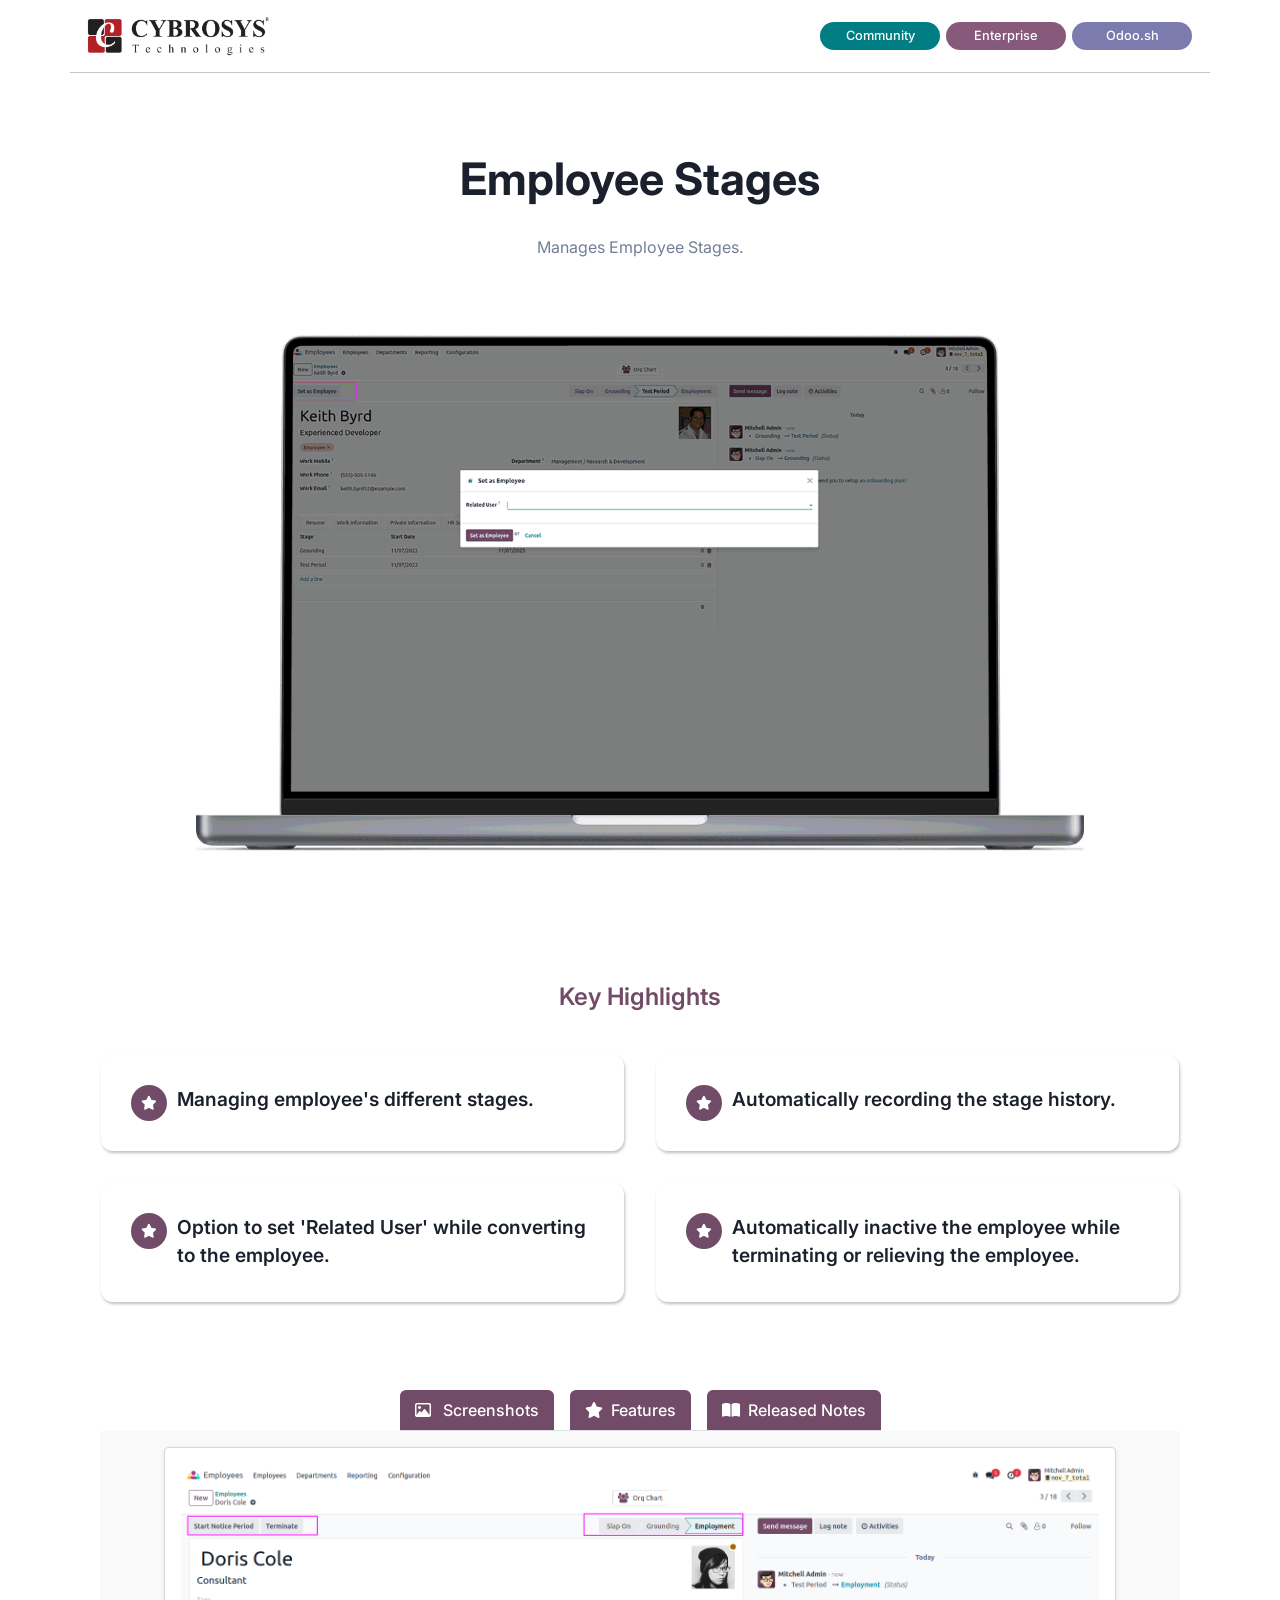
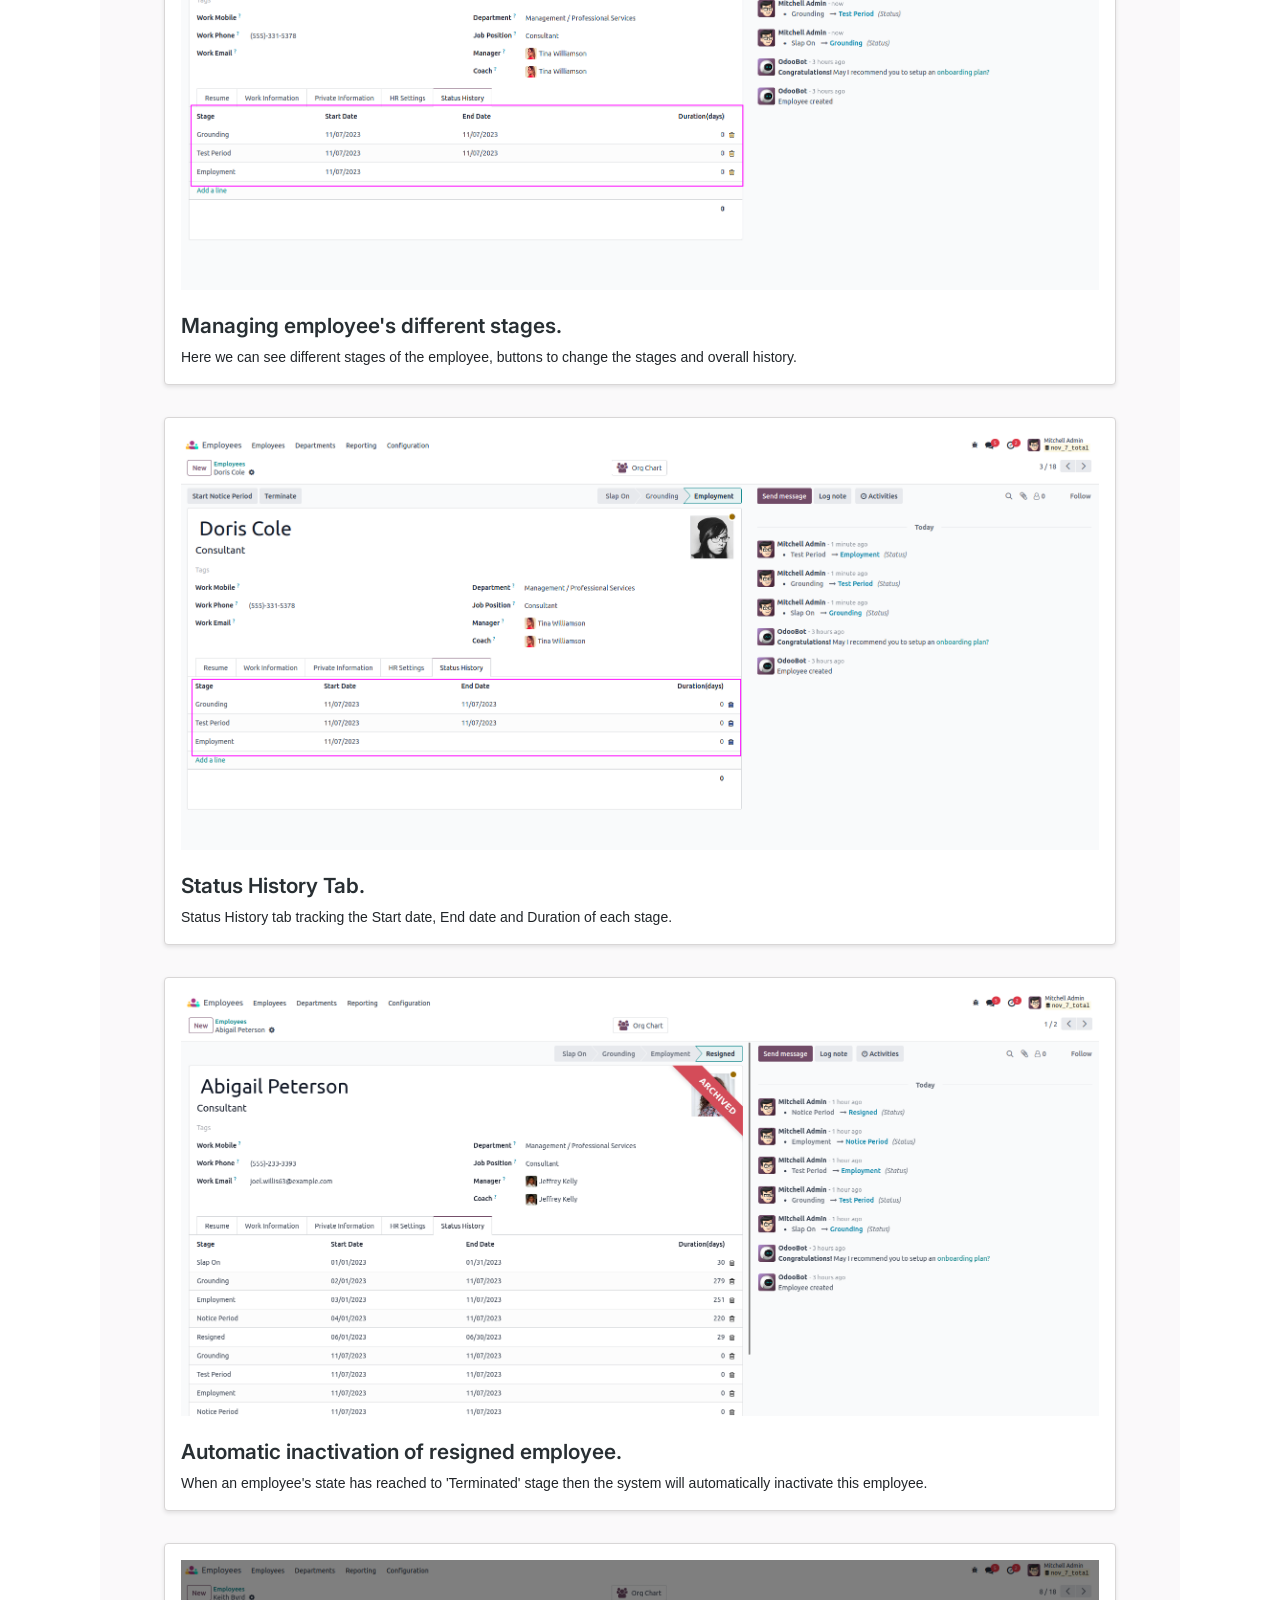
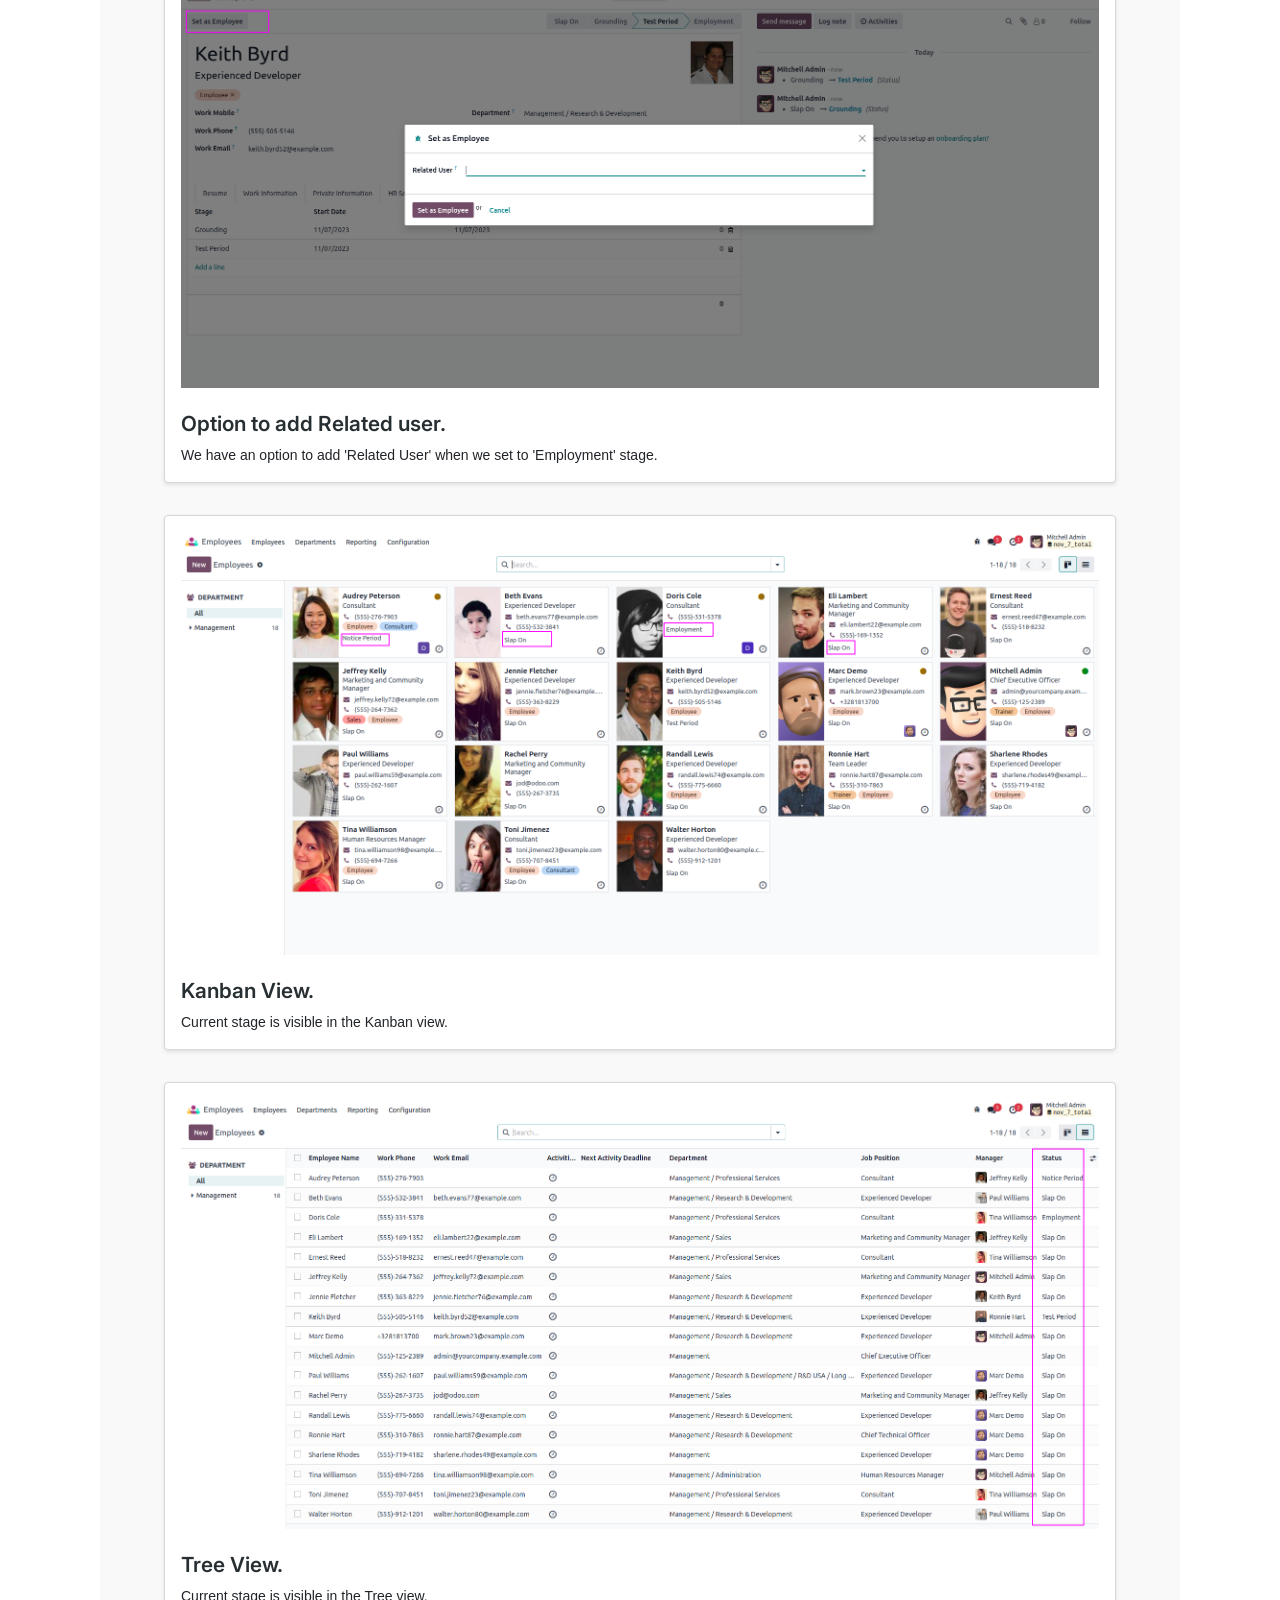
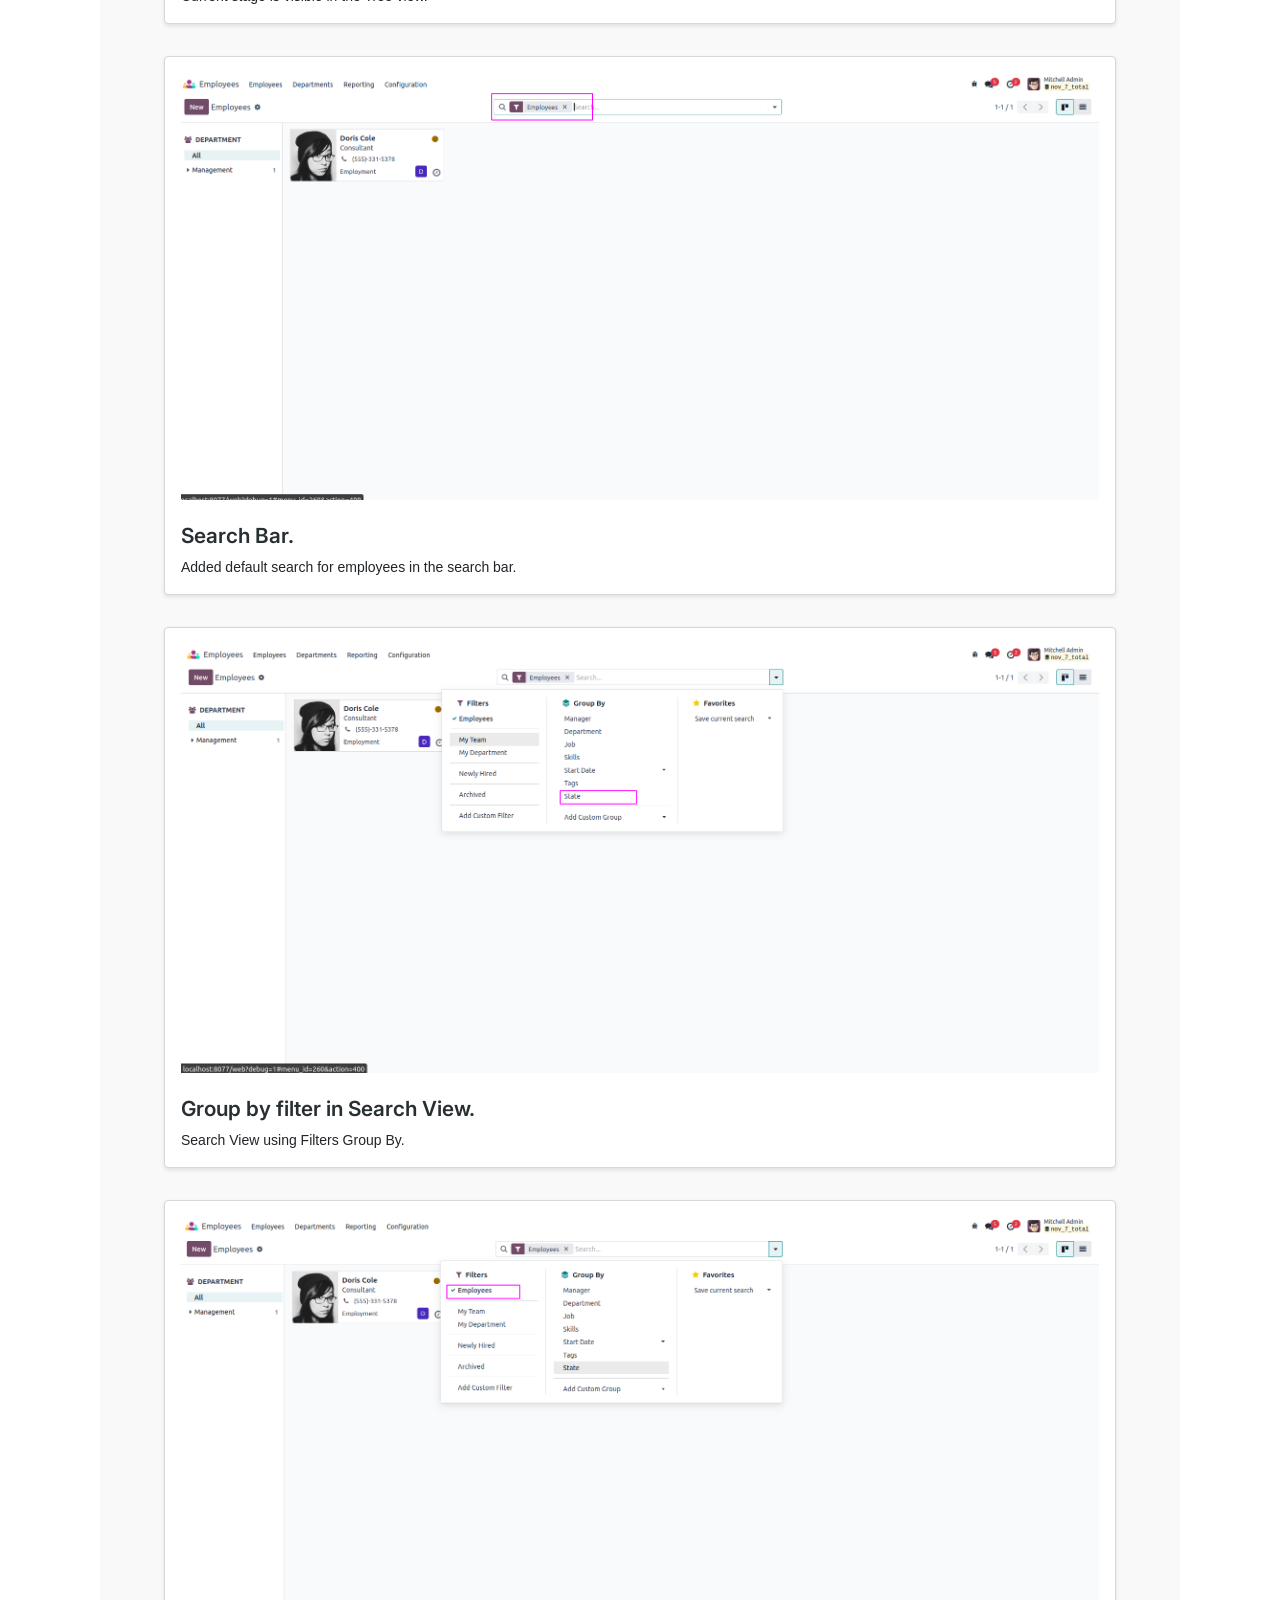
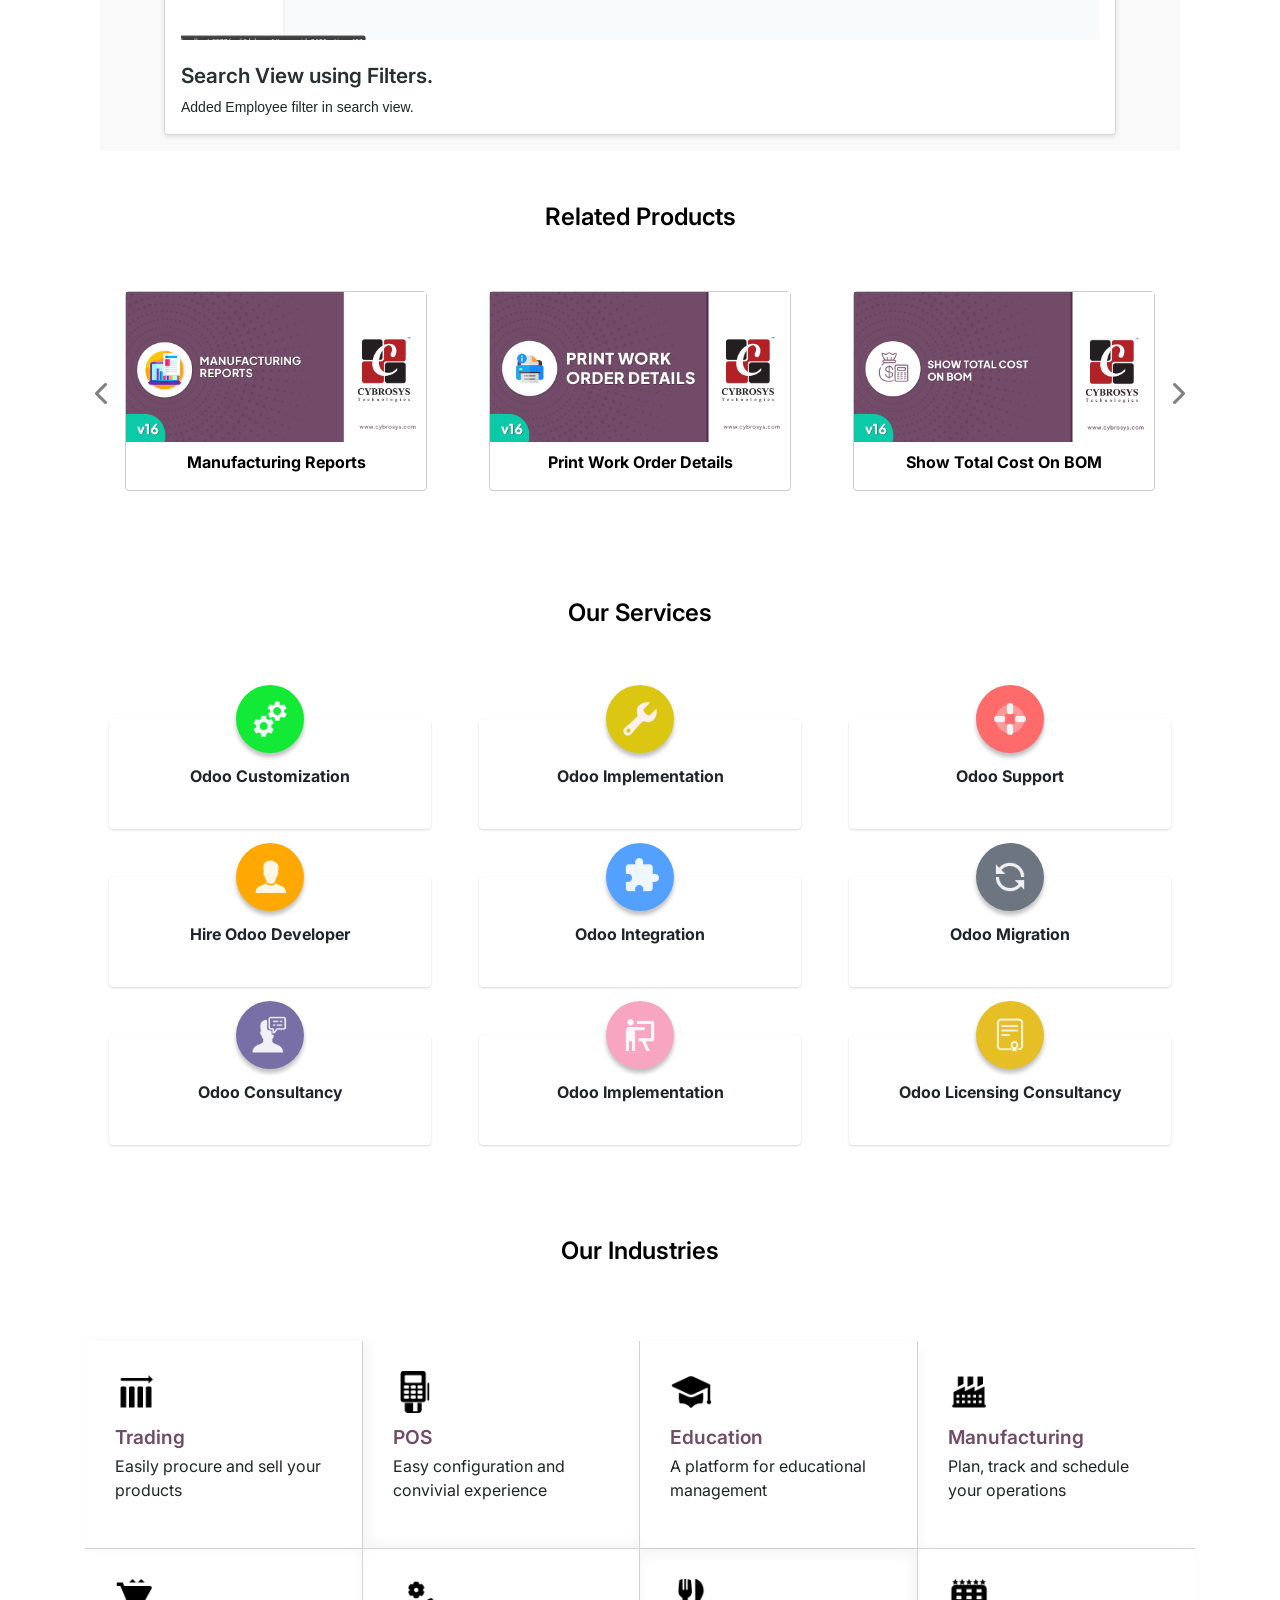
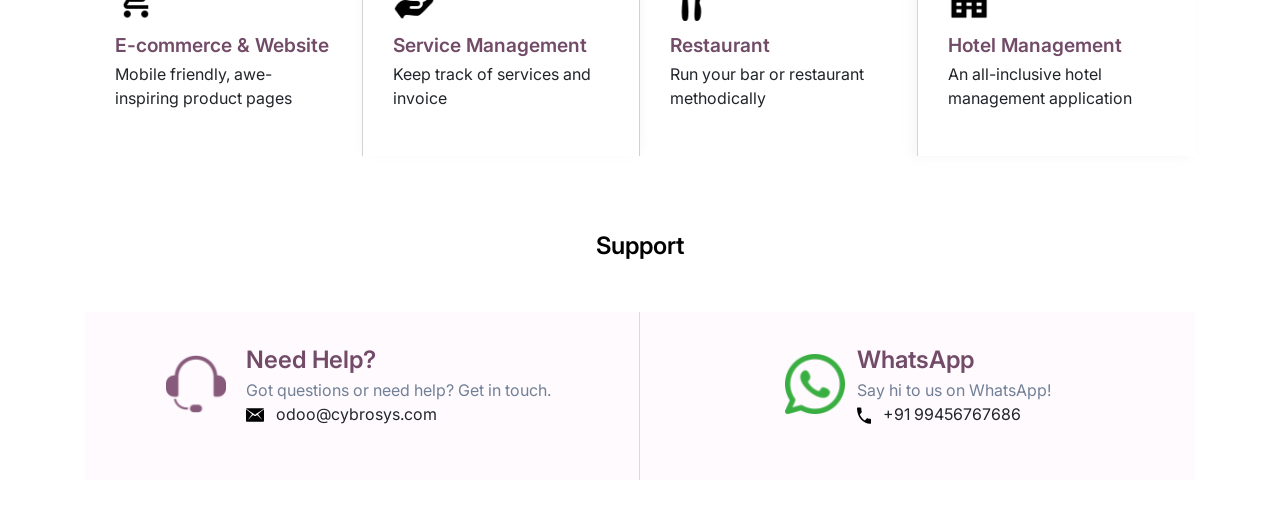
<file: employee_stages/static/description/index.html>
<!DOCTYPE html>
<html lang="en">

<head>
    <meta charset="UTF-8">
    <meta name="viewport" content="width=device-width, initial-scale=1.0">
    <title>Odoo App 3 Index</title>
    <!-- Bootstrap CSS -->
    <link rel="stylesheet"
          href="https://cdn.jsdelivr.net/npm/bootstrap@4.0.0/dist/css/bootstrap.min.css"
          integrity="sha384-Gn5384xqQ1aoWXA+058RXPxPg6fy4IWvTNh0E263XmFcJlSAwiGgFAW/dAiS6JXm"
          crossorigin="anonymous">
    <link rel="stylesheet"
          href="https://cdnjs.cloudflare.com/ajax/libs/font-awesome/6.2.1/css/all.min.css">
    <link rel="preconnect" href="https://fonts.googleapis.com">
    <link rel="preconnect" href="https://fonts.gstatic.com" crossorigin>
    <link href="https://fonts.googleapis.com/css2?family=Inter:wght@400;500;600;700;800&display=swap"
          rel="stylesheet">
</head>
<body>
<section>
    <div class="container"
         style="font-family: 'Inter', sans-serif !important;background-color: #fff !important;">
        <div class="row">
            <div class="col-sm-12 col-md-12 col-lg-12 d-flex justify-content-between flex-wrap align-items-sm-center"
                 style="border-bottom:1px solid rgba(0, 0, 0, 0.22)">
                <div class="my-3">
                    <img src="assets/misc/Cybrosys R.png"
                         style="width:auto !important; height:40px !important">
                </div>
                <div class="my-3 d-flex align-items-center">
                    <div class="text-center"
                         style="background-color:#017E84 !important;font-size: 0.8rem !important; color:#fff !important; font-weight:500 !important; padding:4px !important; margin:0 3px !important; border-radius:50px !important; min-width: 120px !important;">
                        Community
                    </div>
                    <div class="text-center"
                         style="background-color:#875A7B !important; color:#fff !important;font-size: 0.8rem !important; font-weight:500 !important; padding:4px !important; margin:0 3px !important; border-radius:50px !important;min-width: 120px !important;">
                        Enterprise
                    </div>
                    <div class="text-center"
                         style="background-color:#7C7BAD !important; color:#fff !important;font-size: 0.8rem !important; font-weight:500 !important; padding:4px !important; margin:0 3px !important; border-radius:50px !important; min-width: 120px !important;">
                        Odoo.sh
                    </div>
                </div>
            </div>
        </div>
        <div class="row">
            <div class="col-sm-12 col-md-12 col-lg-12 text-center d-flex align-items-center flex-column"
                 style="margin: 80px 0px !important;">
                <h1 style="font-size: 2.8rem;font-weight: 700; color:
                    #1A202C;">
                    Employee Stages</h1>
                <p class="my-3 mb-4"
                   style="max-width: 80%; font-weight: 400 !important; line-height: 32px; color: #718096;">
                    Manages Employee Stages.
                </p>
                <div style="width: 80%; margin-top: 3rem;">
                    <img src="assets/screenshots/hero.gif"
                         class="img-responsive" width="100%" height="auto">
                </div>
            </div>
        </div>
        <div class="container mt-5 mb-5">
            <div class="col-lg-12 d-flex flex-column justify-content-center align-items-center mt-4">
                <p class="m-0"
                   style="font-weight: 600; font-size: 24px; color:#714b67 !important">
                    Key Highlights
                </p>
            </div>
            <div class="row py-4">
                <div class="col-md-6 col-sm-12 p-3">
                    <div class="d-flex   h-100" style="padding: 30px;border-radius: 12px;
                                    background: #FFF;
                                    box-shadow: 1px 2px 3px 0px rgba(0, 0, 0, 0.25); ">
                        <div style="width: 36px; height: 36px; border-radius: 50%; background: #714B67;
                                    display: flex; justify-content: center; align-items: center;
                                    margin-right: 10px; flex-shrink: 0;">
                            <i class="fa-solid fa-star  "
                               style="color: #fff;font-size:14px;"></i>
                        </div>
                        <div>
                            <p style="color: #1A202C;font-weight: 600;
                                      font-size: 1.2rem; margin-bottom: 2px;">
                                Managing employee's different stages.</p>
                        </div>
                    </div>
                </div>
                <div class="col-md-6 col-sm-12 p-3">
                    <div class="d-flex   h-100" style="padding: 30px;border-radius: 12px;
                                    background: #FFF;
                                    box-shadow: 1px 2px 3px 0px rgba(0, 0, 0, 0.25); ">
                        <div style="width: 36px; height: 36px; border-radius: 50%; background: #714B67;
                                    display: flex; justify-content: center; align-items: center;
                                    margin-right: 10px; flex-shrink: 0;">
                            <i class="fa-solid fa-star  "
                               style="color: #fff;font-size:14px;"></i>
                        </div>
                        <div>
                            <p style="color: #1A202C;font-weight: 600;
                                      font-size: 1.2rem; margin-bottom: 2px;">
                                Automatically recording the stage history.</p>
                        </div>
                    </div>
                </div>
                <div class="col-md-6 col-sm-12 p-3">
                    <div class="d-flex   h-100" style="padding: 30px;border-radius: 12px;
                                    background: #FFF;
                                    box-shadow: 1px 2px 3px 0px rgba(0, 0, 0, 0.25); ">
                        <div style="width: 36px; height: 36px; border-radius: 50%; background: #714B67;
                                    display: flex; justify-content: center; align-items: center;
                                    margin-right: 10px; flex-shrink: 0;">
                            <i class="fa-solid fa-star  "
                               style="color: #fff;font-size:14px;"></i>
                        </div>
                        <div>
                            <p style="color: #1A202C;font-weight: 600;
                                      font-size: 1.2rem; margin-bottom: 2px;">
                                Option to set 'Related User' while converting to
                                the employee.</p>
                        </div>
                    </div>
                </div>
                <div class="col-md-6 col-sm-12 p-3">
                    <div class="d-flex   h-100" style="padding: 30px;border-radius: 12px;
                                    background: #FFF;
                                    box-shadow: 1px 2px 3px 0px rgba(0, 0, 0, 0.25); ">
                        <div style="width: 36px; height: 36px; border-radius: 50%; background: #714B67;
                                    display: flex; justify-content: center; align-items: center;
                                    margin-right: 10px; flex-shrink: 0; ">
                            <i class="fa-solid fa-star  "
                               style="color: #fff;font-size:14px;"></i>
                        </div>
                        <div>
                            <p style="color: #1A202C;font-weight: 600;
                                      font-size: 1.2rem; margin-bottom: 2px;">
                                Automatically inactive the employee while
                                terminating or relieving the employee.</p>
                        </div>
                    </div>
                </div>
            </div>
        </div>
        <div class="container rounded">
            <ul class="nav nav-tabs d-flex"
                style="width: fit-content;margin: 0 auto;gap: 1rem;">
                <li class="col text-center py-2 text-nowrap "
                    style="color: #fff; background-color: #714B67;border-radius: 6px 6px 0px 0px;">
                    <a
                            class="active show" data-toggle="tab" href="#tab1"
                            style="color: #fff;font-weight: 500; background-color: #714B67; text-decoration: none;">
                        <i class="fa-regular fa-image  pr-2"
                           style="color: #fff;"></i>
                        Screenshots</a></li>
                <li class="col text-center py-2 text-nowrap "
                    style="color: #fff; background-color: #714B67;border-radius: 6px 6px 0px 0px;">
                    <a
                            data-toggle="tab" href="#tab2"
                            style="color: #fff;font-weight: 500;  text-decoration: none;"><i
                            class="fa-solid fa-star  pr-2"
                            style="color: #fff;"></i>Features</a></li>
                <li class="col text-center py-2 text-nowrap "
                    style="color: #fff; background-color: #714B67;border-radius: 6px 6px 0px 0px;">
                    <a
                            data-toggle="tab" href="#tab3"
                            style="color: #fff;font-weight: 500; text-decoration: none; background-color: #714B67;"><i
                            class="fa-solid fa-book-open  pr-2"
                            style="color: #fff;"></i>Released Notes</a></li>
            </ul>
            <div class="tab-content"
                 style="background-color: rgba(121, 113, 119, 0.04);">
                <div id="tab1" class="tab-pane fade in active show">
                    <div class="col-lg-12 py-2"
                         style="padding: 1rem 4rem !important;">
                        <div
                                style="border: 1px solid #d8d6d6; border-radius: 4px; background: #fff; box-shadow: 0 2px 4px rgba(0, 0, 0, 0.1);">
                            <div class="row justify-content-center p-3 w-100 m-0">
                                <img src="assets/screenshots/1.png"
                                     class="img-responsive" width="100%"
                                     height="auto">
                            </div>
                            <div class="px-3">
                                <h4 class="mt-2"
                                    style=" font-weight:600 !important; color:#282F33 !important; font-size:1.3rem !important">
                                    Managing employee's different stages.</h4>
                                <p style="font-weight: 400; font-family: 'Montserrat', sans-serif; font-size: 14px;">
                                    Here we can see different stages of the
                                    employee, buttons to change the stages and
                                    overall history.</p>

                            </div>
                        </div>
                    </div>
                    <div class="col-lg-12 py-2"
                         style="padding: 1rem 4rem !important;">
                        <div
                                style="border: 1px solid #d8d6d6; border-radius: 4px;  background: #fff; box-shadow: 0 2px 4px rgba(0, 0, 0, 0.1);">
                            <div class="row justify-content-center p-3 w-100 m-0">
                                <img src="assets/screenshots/2.png"
                                     class="img-responsive" width="100%"
                                     height="auto">
                            </div>
                            <div class="px-3">
                                <h4 class="mt-2"
                                    style=" font-weight:600 !important; color:#282F33 !important; font-size:1.3rem !important">
                                    Status History Tab.</h4>
                                <p style="font-weight: 400; font-family: 'Montserrat', sans-serif; font-size: 14px;">
                                    Status History tab tracking the Start date,
                                    End date and Duration of each stage.</p>

                            </div>
                        </div>
                    </div>
                    <div class="col-lg-12 py-2"
                         style="padding: 1rem 4rem !important;">
                        <div
                                style="border: 1px solid #d8d6d6; border-radius: 4px;  background: #fff; box-shadow: 0 2px 4px rgba(0, 0, 0, 0.1);">
                            <div class="row justify-content-center p-3 w-100 m-0">
                                <img src="assets/screenshots/3.png"
                                     class="img-responsive" width="100%"
                                     height="auto">
                            </div>
                            <div class="px-3">
                                <h4 class="mt-2"
                                    style=" font-weight:600 !important; color:#282F33 !important; font-size:1.3rem !important">
                                    Automatic inactivation of resigned
                                    employee.</h4>
                                <p style="font-weight: 400; font-family: 'Montserrat', sans-serif; font-size: 14px;">
                                    When an employee's state has reached to
                                    'Terminated' stage then the system will
                                    automatically inactivate this employee.</p>

                            </div>
                        </div>
                    </div>
                    <div class="col-lg-12 py-2"
                         style="padding: 1rem 4rem !important;">
                        <div
                                style="border: 1px solid #d8d6d6; border-radius: 4px;  background: #fff; box-shadow: 0 2px 4px rgba(0, 0, 0, 0.1);">
                            <div class="row justify-content-center p-3 w-100 m-0">
                                <img src="assets/screenshots/4.png"
                                     class="img-responsive" width="100%"
                                     height="auto">
                            </div>
                            <div class="px-3">
                                <h4 class="mt-2"
                                    style=" font-weight:600 !important; color:#282F33 !important; font-size:1.3rem !important">
                                    Option to add Related user.</h4>
                                <p style="font-weight: 400; font-family: 'Montserrat', sans-serif; font-size: 14px;">
                                    We have an option to add 'Related User' when
                                    we set to 'Employment' stage.</p>
                            </div>
                        </div>
                    </div>
                    <div class="col-lg-12 py-2"
                         style="padding: 1rem 4rem !important;">
                        <div
                                style="border: 1px solid #d8d6d6; border-radius: 4px;  background: #fff; box-shadow: 0 2px 4px rgba(0, 0, 0, 0.1);">
                            <div class="row justify-content-center p-3 w-100 m-0">
                                <img src="assets/screenshots/5.png"
                                     class="img-responsive" width="100%"
                                     height="auto">
                            </div>
                            <div class="px-3">
                                <h4 class="mt-2"
                                    style=" font-weight:600 !important; color:#282F33 !important; font-size:1.3rem !important">
                                    Kanban View.</h4>
                                <p style="font-weight: 400; font-family: 'Montserrat', sans-serif; font-size: 14px;">
                                    Current stage is visible in the Kanban
                                    view.</p>

                            </div>
                        </div>
                    </div>
                    <div class="col-lg-12 py-2"
                         style="padding: 1rem 4rem !important;">
                        <div
                                style="border: 1px solid #d8d6d6; border-radius: 4px;  background: #fff; box-shadow: 0 2px 4px rgba(0, 0, 0, 0.1);">
                            <div class="row justify-content-center p-3 w-100 m-0">
                                <img src="assets/screenshots/6.png"
                                     class="img-responsive" width="100%"
                                     height="auto">
                            </div>
                            <div class="px-3">
                                <h4 class="mt-2"
                                    style=" font-weight:600 !important; color:#282F33 !important; font-size:1.3rem !important">
                                    Tree View.</h4>
                                <p style="font-weight: 400; font-family: 'Montserrat', sans-serif; font-size: 14px;">
                                    Current stage is visible in the Tree view.</p>
                            </div>
                        </div>
                    </div>
                    <div class="col-lg-12 py-2"
                         style="padding: 1rem 4rem !important;">
                        <div
                                style="border: 1px solid #d8d6d6; border-radius: 4px;  background: #fff; box-shadow: 0 2px 4px rgba(0, 0, 0, 0.1);">
                            <div class="row justify-content-center p-3 w-100 m-0">
                                <img src="assets/screenshots/7.png"
                                     class="img-responsive" width="100%"
                                     height="auto">
                            </div>
                            <div class="px-3">
                                <h4 class="mt-2"
                                    style=" font-weight:600 !important; color:#282F33 !important; font-size:1.3rem !important">
                                    Search Bar.</h4>
                                <p style="font-weight: 400; font-family: 'Montserrat', sans-serif; font-size: 14px;">
                                    Added default search for employees in the search bar.</p>

                            </div>
                        </div>
                    </div>
                    <div class="col-lg-12 py-2"
                         style="padding: 1rem 4rem !important;">
                        <div
                                style="border: 1px solid #d8d6d6; border-radius: 4px;  background: #fff; box-shadow: 0 2px 4px rgba(0, 0, 0, 0.1);">
                            <div class="row justify-content-center p-3 w-100 m-0">
                                <img src="assets/screenshots/8.png"
                                     class="img-responsive" width="100%"
                                     height="auto">
                            </div>
                            <div class="px-3">
                                <h4 class="mt-2"
                                    style=" font-weight:600 !important; color:#282F33 !important; font-size:1.3rem !important">
                                    Group by filter in Search View.</h4>
                                <p style="font-weight: 400; font-family: 'Montserrat', sans-serif; font-size: 14px;">
                                    Search View using Filters Group By.</p>

                            </div>
                        </div>
                    </div>

                    <div class="col-lg-12 py-2"
                         style="padding: 1rem 4rem !important;">
                        <div
                                style="border: 1px solid #d8d6d6; border-radius: 4px;  background: #fff; box-shadow: 0 2px 4px rgba(0, 0, 0, 0.1);">
                            <div class="row justify-content-center p-3 w-100 m-0">
                                <img src="assets/screenshots/9.png"
                                     class="img-responsive" width="100%"
                                     height="auto">
                            </div>
                            <div class="px-3">
                                <h4 class="mt-2"
                                    style=" font-weight:600 !important; color:#282F33 !important; font-size:1.3rem !important">
                                    Search View using Filters.</h4>
                                <p style="font-weight: 400; font-family: 'Montserrat', sans-serif; font-size: 14px;">Added Employee filter in search view.</p>
                            </div>
                        </div>
                    </div>
                </div>
                <div id="tab2" class="tab-pane fade">
                    <div class="col-mg-12" style="padding: 1rem 4rem;">
                        <ul style="list-style: none; padding: 1rem 0;font-weight: 500;">
                            <li class="py-3"
                                style="font-weight: 500;background-color: #fff; border-radius: 4px; padding: 1rem; margin-bottom: 1rem; box-shadow: 0 2px 4px rgba(0, 0, 0, 0.1);">
                                    <span style="margin-right: 12px;"><img
                                            src="assets/misc/star (1) 2.svg"
                                            alt=""
                                            width="16px"></span>Added employee's
                                current stage in kanban view.
                            </li>
                            <li class="py-3"
                                style="font-weight: 500;background-color: #fff; border-radius: 4px; padding: 1rem; margin-bottom: 1rem; box-shadow: 0 2px 4px rgba(0, 0, 0, 0.1);">
                                    <span style="margin-right: 12px;"><img
                                            src="assets/misc/star (1) 2.svg"
                                            alt=""
                                            width="16px"></span>Added group by
                                stage in search view.
                            </li>
                            <li class="py-3"
                                style="font-weight: 500;background-color: #fff; border-radius: 4px; padding: 1rem; margin-bottom: 1rem; box-shadow: 0 2px 4px rgba(0, 0, 0, 0.1);">
                                    <span style="margin-right: 12px;"><img
                                            src="assets/misc/star (1) 2.svg"
                                            alt=""
                                            width="16px"></span>Added Employee
                                filter in search view.
                            </li>
                            <li class="py-3"
                                style="font-weight: 500;background-color: #fff; border-radius: 4px; padding: 1rem; margin-bottom: 1rem; box-shadow: 0 2px 4px rgba(0, 0, 0, 0.1);">
                                    <span style="margin-right: 12px;"><img
                                            src="assets/misc/star (1) 2.svg"
                                            alt=""
                                            width="16px"></span>Added default
                                search for employees in the search bar.
                            </li>
                            <li class="py-3"
                                style="font-weight: 500;background-color: #fff; border-radius: 4px; padding: 1rem; margin-bottom: 1rem; box-shadow: 0 2px 4px rgba(0, 0, 0, 0.1);">
                                    <span style="margin-right: 12px;"><img
                                            src="assets/misc/star (1) 2.svg"
                                            alt=""
                                            width="16px"></span>Automatically
                                recording the stage history.
                            </li>
                            <li class="py-3"
                                style="font-weight: 500;background-color: #fff; border-radius: 4px; padding: 1rem; margin-bottom: 1rem; box-shadow: 0 2px 4px rgba(0, 0, 0, 0.1);">
                                    <span style="margin-right: 12px;"><img
                                            src="assets/misc/star (1) 2.svg"
                                            alt=""
                                            width="16px"></span>Computing the
                                duration of each stage.
                            </li>
                            <li class="py-3"
                                style="font-weight: 500;background-color: #fff; border-radius: 4px; padding: 1rem; margin-bottom: 1rem; box-shadow: 0 2px 4px rgba(0, 0, 0, 0.1);">
                                    <span style="margin-right: 12px;"><img
                                            src="assets/misc/star (1) 2.svg"
                                            alt=""
                                            width="16px"></span>Option to set
                                'Related User' while converting to the employee.
                            </li>
                            <li class="py-3"
                                style="font-weight: 500;background-color: #fff; border-radius: 4px; padding: 1rem; margin-bottom: 1rem; box-shadow: 0 2px 4px rgba(0, 0, 0, 0.1);">
                                    <span style="margin-right: 12px;"><img
                                            src="assets/misc/star (1) 2.svg"
                                            alt=""
                                            width="16px"></span>Automatically
                                inactive the employee while terminating or
                                relieving the employee.
                            </li>

                        </ul>
                    </div>
                </div>
                <div id="tab3" class="tab-pane fade">
                    <div class="col-mg-12 active" style="padding: 1rem 4rem;">
                        <div class="py-3"
                             style="font-weight: 500;background-color: #fff; border-radius: 4px; padding: 1rem; box-shadow: 0 2px 4px rgba(0, 0, 0, 0.1);">
                            <div class="d-flex mb-3"
                                 style="font-size: 0.8rem; font-weight: 500;"><span>Version
                                        17.0.1.0.0</span><span
                                    class="px-2">|</span><span
                                    style="color: #714B67;font-weight: 600;">Released on:12th Dec 2023</span>
                            </div>
                            <p class="m-0"
                               style=" color:#718096!important; font-size:1rem !important;line-height: 28px;">

                                Initial Commit for Employee Stages.</p>
                        </div>
                    </div>
                </div>
            </div>
        </div>
        <div class="container mt-5">
            <div class="col-lg-12 d-flex flex-column justify-content-center align-items-center mt-5">
                <p class="m-0"
                   style="font-weight: 600; font-size: 24px; color:#000 !important">
                    Related Products</p>
            </div>
        </div>
        <div id="myCarousel" class="carousel slide py-3" data-ride="carousel">
            <div class="carousel-inner">
                <div class="carousel-item active">
                    <div class="row p-4">
                        <div class="col">
                            <div class="p-3">
                                <a href="https://apps.odoo.com/apps/modules/16.0/manufacturing_reports/"
                                   style="color: #000; text-decoration: none;">
                                    <div style="border:1px solid #CBCBCB !important;border-radius: 4px;">
                                        <div style="width: 300px; ">
                                            <img src="assets/modules/1.png"
                                                 alt="" width="100%"
                                                 height="auto">

                                        </div>
                                        <p class="text-center pt-2 text-black font-weight-bold">
                                            Manufacturing Reports</p>
                                    </div>
                                </a>
                            </div>
                        </div>
                        <div class="col">
                            <div class="p-3">
                                <a href="https://apps.odoo.com/apps/modules/16.0/mrp_work_order_print/"
                                   style="color: #000; text-decoration: none;">
                                    <div style="border:1px solid #CBCBCB !important;border-radius: 4px;">
                                        <div style="width: 300px; ">
                                            <img src="assets/modules/2.png"
                                                 alt="" width="100%"
                                                 height="auto">

                                        </div>
                                        <p class="text-center pt-2 text-black font-weight-bold">
                                            Print Work Order Details</p>
                                    </div>
                                </a>
                            </div>
                        </div>
                        <div class="col">
                            <div class="p-3">
                                <a href="https://apps.odoo.com/apps/modules/16.0/bom_total_cost/"
                                   style="color: #000; text-decoration: none;">
                                    <div style="border:1px solid #CBCBCB !important;border-radius: 4px;">
                                        <div style="width: 300px; ">
                                            <img src="assets/modules/3.png"
                                                 alt="" width="100%"
                                                 height="auto">

                                        </div>
                                        <p class="text-center pt-2 text-black font-weight-bold">
                                            Show Total Cost On BOM</p>
                                    </div>
                                </a>
                            </div>
                        </div>
                    </div>
                </div>
                <div class="carousel-item">
                    <div class="row p-4">
                        <div class="col">
                            <div class="p-3">
                                <a href="https://apps.odoo.com/apps/modules/16.0/simple_mrp_order/"
                                   style="color: #000; text-decoration: none;">
                                    <div style="border:1px solid #CBCBCB !important;border-radius: 4px;">
                                        <div style="width: 300px; ">
                                            <img src="assets/modules/4.png"
                                                 alt="" width="100%"
                                                 height="auto">

                                        </div>
                                        <p class="text-center pt-2 text-black font-weight-bold">
                                            Simple Manufacturing Orders</p>
                                    </div>
                                </a>
                            </div>
                        </div>
                        <div class="col">
                            <div class="p-3">
                                <a href="https://apps.odoo.com/apps/modules/16.0/bom_multiple_product/"
                                   style="color: #000; text-decoration: none;">
                                    <div style="border:1px solid #CBCBCB !important;border-radius: 4px;">
                                        <div style="width: 300px;">
                                            <img src="assets/modules/5.png"
                                                 alt="" width="100%"
                                                 height="auto">

                                        </div>
                                        <p class="text-center pt-2 text-black font-weight-bold">
                                            BOM Multiple Product Selection</p>
                                    </div>
                                </a>
                            </div>
                        </div>
                        <div class="col">
                            <div class="p-3">
                                <a href="https://apps.odoo.com/apps/modules/16.0/cw_mrp/"
                                   style="color: #000; text-decoration: none;">
                                    <div style="border:1px solid #CBCBCB !important;border-radius: 4px;">
                                        <div style="width: 300px;">
                                            <img src="assets/modules/6.png"
                                                 alt="" width="100%"
                                                 height="auto">
                                        </div>
                                        <p class="text-center pt-2 text-black font-weight-bold">
                                            Catch Weight Management:
                                            Manufacturing</p>
                                    </div>
                                </a>
                            </div>
                        </div>
                    </div>
                </div>
            </div>
            <a class="carousel-control-prev" href="#myCarousel"
               data-slide="prev" style="width: 35px; color: #000;">
                    <span class="carousel-control-prev-icon">
                        <i class="fa fa-chevron-left"
                           style="font-size: 24px;"></i>
                    </span>
            </a>
            <a class="carousel-control-next" href="#myCarousel"
               data-slide="next" style="width: 35px; color: #000;">
                    <span class="carousel-control-next-icon">
                        <i class="fa fa-chevron-right"
                           style="font-size: 24px;"></i>
                    </span>
            </a>
        </div>
        <div class="container mt-5">
            <div class="col-lg-12 d-flex flex-column justify-content-center align-items-center mt-4">
                <p class="m-0"
                   style="font-weight: 600; font-size: 24px; color:#000 !important">
                    Our Services</p>

            </div>
        </div>
        <div class="container my-5">
            <div class="row py-3">
                <div class="col-md-4 col-sm-6 px-4 py-4">
                    <div
                            style="background-color: #fff; padding: 25px; text-align: center;  box-shadow: rgba(0, 0, 0, 0.1) 0px 1px 3px 0px, rgba(0, 0, 0, 0.06) 0px 1px 2px 0px; position: relative;border-radius: 4px;">
                        <div style="position: absolute; top: 0%; left: 50%; transform: translate(-50%, -50%);">
                            <div style="background-color:#13EA36 ; border-radius: 50%; padding: 15px;    width: 68px;
                                    height: 68px; display: inline-block; box-shadow:0px 4px 4px rgba(0, 0, 0, 0.25);">
                                <img src="assets/icons/cogs.png"
                                     alt="service-icon" width="38px"
                                     height="auto">
                            </div>
                        </div>
                        <p style="margin-top: 20px; font-weight: bold;">Odoo
                            Customization</p>
                    </div>
                </div>
                <div class="col-md-4 col-sm-6 px-4 py-4">
                    <div
                            style="background-color: #fff; padding: 25px; text-align: center; box-shadow: rgba(0, 0, 0, 0.1) 0px 1px 3px 0px, rgba(0, 0, 0, 0.06) 0px 1px 2px 0px; position: relative;border-radius: 4px;">
                        <div style="position: absolute; top: 0%; left: 50%; transform: translate(-50%, -50%);">
                            <div style="background-color:#DBC711; border-radius: 50%; padding: 15px;    width: 68px;
                                    height: 68px; display: inline-block; box-shadow:0px 4px 4px rgba(0, 0, 0, 0.25);">
                                <img src="assets/icons/wrench.png"
                                     alt="service-icon" width="38px"
                                     height="auto">
                            </div>
                        </div>
                        <p style="margin-top: 20px; font-weight: bold;">Odoo
                            Implementation</p>
                    </div>
                </div>
                <div class="col-md-4 col-sm-6 px-4 py-4">
                    <div
                            style="background-color: #fff; padding: 25px; text-align: center;  box-shadow: rgba(0, 0, 0, 0.1) 0px 1px 3px 0px, rgba(0, 0, 0, 0.06) 0px 1px 2px 0px; position: relative; border-radius: 4px;">
                        <div style="position: absolute; top: 0%; left: 50%; transform: translate(-50%, -50%);">
                            <div style="background-color:#FF6B6B ; border-radius: 50%; padding: 15px;    width: 68px;
                                    height: 68px; display: inline-block; box-shadow:0px 4px 4px rgba(0, 0, 0, 0.25);">
                                <img src="assets/icons/lifebuoy.png"
                                     alt="service-icon" width="38px"
                                     height="auto">
                            </div>
                        </div>
                        <p style="margin-top: 20px; font-weight: bold;">Odoo
                            Support</p>
                    </div>
                </div>
                <div class="col-md-4 col-sm-6 px-4 py-4">
                    <div
                            style="background-color: #fff; padding: 25px; text-align: center; box-shadow: rgba(0, 0, 0, 0.1) 0px 1px 3px 0px, rgba(0, 0, 0, 0.06) 0px 1px 2px 0px; position: relative; border-radius: 4px;">
                        <div style="position: absolute; top: 0%; left: 50%; transform: translate(-50%, -50%);">
                            <div style="background-color:#FFA801 ; border-radius: 50%; padding: 15px;    width: 68px;
                                    height: 68px; display: inline-block; box-shadow:0px 4px 4px rgba(0, 0, 0, 0.25);">
                                <img src="assets/icons/user.png"
                                     alt="service-icon" width="38px"
                                     height="auto">
                            </div>
                        </div>
                        <p style="margin-top: 20px; font-weight: bold;">Hire
                            Odoo Developer</p>
                    </div>
                </div>
                <div class="col-md-4 col-sm-6 px-4 py-4">
                    <div
                            style="background-color: #fff; padding: 25px; text-align: center;  box-shadow: rgba(0, 0, 0, 0.1) 0px 1px 3px 0px, rgba(0, 0, 0, 0.06) 0px 1px 2px 0px; position: relative; border-radius: 4px;">

                        <div style="position: absolute; top: 0%; left: 50%; transform: translate(-50%, -50%);">
                            <div style="background-color:#54A0FF; border-radius: 50%; padding: 15px;    width: 68px;
                                    height: 68px; display: inline-block; box-shadow:0px 4px 4px rgba(0, 0, 0, 0.25);">
                                <img src="assets/icons/puzzle.png"
                                     alt="service-icon" width="38px"
                                     height="auto">
                            </div>
                        </div>
                        <p style="margin-top: 20px; font-weight: bold;">Odoo
                            Integration</p>
                    </div>
                </div>
                <div class="col-md-4 col-sm-6 px-4 py-4">
                    <div
                            style="background-color: #fff; padding: 25px; text-align: center;  box-shadow: rgba(0, 0, 0, 0.1) 0px 1px 3px 0px, rgba(0, 0, 0, 0.06) 0px 1px 2px 0px; position: relative;border-radius: 4px;">
                        <div style="position: absolute; top: 0%; left: 50%; transform: translate(-50%, -50%);">
                            <div style="background-color:#6D7680 ; border-radius: 50%; padding: 15px;    width: 68px;
                                    height: 68px; display: inline-block; box-shadow:0px 4px 4px rgba(0, 0, 0, 0.25);">
                                <img src="assets/icons/update.png"
                                     alt="service-icon" width="38px"
                                     height="auto">
                            </div>
                        </div>
                        <p style="margin-top: 20px; font-weight: bold;">Odoo
                            Migration</p>
                    </div>
                </div>
                <div class="col-md-4 col-sm-6 px-4 py-4">
                    <div
                            style="background-color: #fff; padding: 25px; text-align: center;  box-shadow: rgba(0, 0, 0, 0.1) 0px 1px 3px 0px, rgba(0, 0, 0, 0.06) 0px 1px 2px 0px; position: relative;border-radius: 4px;">
                        <div style="position: absolute; top: 0%; left: 50%; transform: translate(-50%, -50%);">
                            <div style="background-color:#786FA6 ; border-radius: 50%; padding: 15px;    width: 68px;
                                    height: 68px; display: inline-block; box-shadow:0px 4px 4px rgba(0, 0, 0, 0.25);">
                                <img src="assets/icons/consultation.png"
                                     alt="service-icon" width="38px"
                                     height="auto">
                            </div>
                        </div>
                        <p style="margin-top: 20px; font-weight: bold;">Odoo
                            Consultancy</p>
                    </div>
                </div>
                <div class="col-md-4 col-sm-6 px-4 py-4">
                    <div
                            style="background-color: #fff; padding: 25px; text-align: center; box-shadow: rgba(0, 0, 0, 0.1) 0px 1px 3px 0px, rgba(0, 0, 0, 0.06) 0px 1px 2px 0px;position: relative;border-radius: 4px;">
                        <div style="position: absolute; top: 0%; left: 50%; transform: translate(-50%, -50%);">
                            <div style="background-color:#F8A5C2 ; border-radius: 50%; padding: 15px;    width: 68px;
                                    height: 68px; display: inline-block; box-shadow:0px 4px 4px rgba(0, 0, 0, 0.25);">
                                <img src="assets/icons/training.png"
                                     alt="service-icon" width="38px"
                                     height="auto">
                            </div>
                        </div>
                        <p style="margin-top: 20px; font-weight: bold;">Odoo
                            Implementation</p>
                    </div>
                </div>
                <div class="col-md-4 col-sm-6 px-4 py-4">
                    <div
                            style="background-color: #fff; padding: 25px; text-align: center;  box-shadow: rgba(0, 0, 0, 0.1) 0px 1px 3px 0px, rgba(0, 0, 0, 0.06) 0px 1px 2px 0px; position: relative;border-radius: 4px;">
                        <div style="position: absolute; top: 0%; left: 50%; transform: translate(-50%, -50%);">
                            <div style="background-color:#E6BE26; border-radius: 50%; padding: 15px;    width: 68px;
                                    height: 68px; display: inline-block; box-shadow:0px 4px 4px rgba(0, 0, 0, 0.25);">
                                <img src="assets/icons/license.png"
                                     alt="service-icon" width="38px"
                                     height="auto">
                            </div>
                        </div>
                        <p style="margin-top: 20px; font-weight: bold;">Odoo
                            Licensing Consultancy</p>
                    </div>
                </div>
            </div>
        </div>
        <div class="container mt-5">
            <div class="col-lg-12 d-flex flex-column justify-content-center align-items-center mt-4">
                <p class="m-0"
                   style="font-weight: 600; font-size: 24px; color:#000 !important">
                    Our Industries</p>

            </div>
        </div>
        <div class="container">
            <div class="row my-5 py-4">
                <div class="col-md-3 col-sm-6 p-0">
                    <div class="d-flex flex-column h-100 "
                         style="border-right: 1px solid rgb(209, 209, 209); border-bottom: 1px solid  rgb(209, 209, 209); padding: 30px; box-shadow: 6px 0 10px rgba(228, 227, 227, 0.373);">
                        <img src="assets/icons/trading-black.png" width="42px"
                             height="auto" alt="">
                        <p style="color: #714B67;font-weight: 600; margin-top: 10px;
                           font-size: 1.2rem; margin-bottom: 2px;">Trading</p>
                        <p>Easily procure and sell your products</p>
                    </div>
                </div>
                <div class="col-md-3 col-sm-6  p-0">
                    <div class="d-flex flex-column h-100"
                         style="border-right: 1px solid rgb(209, 209, 209);border-bottom: 1px solid  rgb(209, 209, 209); padding: 30px;">
                        <img src="assets/icons/pos-black.png" width="42px"
                             height="auto" alt="">
                        <p style="color: #714B67;font-weight: 600; margin-top: 10px;
                            font-size: 1.2rem; margin-bottom: 2px;">POS</p>
                        <p>Easy configuration and convivial experience</p>
                    </div>
                </div>
                <div class="col-md-3 col-sm-6  p-0">
                    <div class="d-flex flex-column h-100"
                         style="border-right: 1px solid  rgb(209, 209, 209);border-bottom: 1px solid   rgba(0, 0, 0, 0.2); padding: 30px; box-shadow: 0 5px 10px  rgba(228, 227, 227, 0.373)">
                        <img src="assets/icons/education-black.png" width="42px"
                             height="auto" alt="">
                        <p style="color: #714B67;font-weight: 600; margin-top: 10px;
                            font-size: 1.2rem; margin-bottom: 2px;">
                            Education</p>
                        <p>A platform for educational management</p>
                    </div>
                </div>
                <div class="col-md-3 col-sm-6  p-0">
                    <div class="d-flex flex-column h-100"
                         style="border-bottom: 1px solid  rgb(209, 209, 209); padding: 30px; ">
                        <img src="assets/icons/manufacturing-black.png"
                             width="42px" height="auto" alt="">
                        <p style="color: #714B67;font-weight: 600; margin-top: 10px;
                            font-size: 1.2rem; margin-bottom: 2px;">
                            Manufacturing</p>
                        <p>Plan, track and schedule your operations</p>
                    </div>
                </div>
                <div class="col-md-3 col-sm-6 p-0">
                    <div class="d-flex flex-column h-100"
                         style="border-right: 1px solid  rgb(209, 209, 209); padding: 30px;">
                        <img src="assets/icons/ecom-black.png" width="42px"
                             height="auto" alt="">
                        <p style="color: #714B67;font-weight: 600; margin-top: 10px;
                            font-size: 1.2rem; margin-bottom: 2px;">E-commerce &
                            Website</p>
                        <p>Mobile friendly, awe-inspiring product pages</p>
                    </div>
                </div>
                <div class="col-md-3 col-sm-6   p-0">
                    <div class="d-flex flex-column h-100"
                         style="border-right: 1px solid  rgb(209, 209, 209); padding: 30px;box-shadow: 0 -5px 10px  rgba(228, 227, 227, 0.373);">
                        <img src="assets/icons/service-black.png" width="42px"
                             height="auto" alt="">
                        <p style="color: #714B67;font-weight: 600; margin-top: 10px;
                            font-size: 1.2rem; margin-bottom: 2px;">Service
                            Management</p>
                        <p>Keep track of services and invoice</p>
                    </div>
                </div>
                <div class="col-md-3 col-sm-6    p-0">
                    <div class="d-flex flex-column h-100"
                         style="border-right: 1px solid  rgb(209, 209, 209); padding: 30px; ">
                        <img src="assets/icons/restaurant-black.png"
                             width="42px" height="auto" alt="">
                        <p style="color: #714B67;font-weight: 600; margin-top: 10px;
                            font-size: 1.2rem; margin-bottom: 2px;">
                            Restaurant</p>
                        <p>Run your bar or restaurant methodically</p>
                    </div>
                </div>
                <div class="col-md-3 col-sm-6   p-0">
                    <div class="d-flex flex-column h-100"
                         style=" padding: 30px;box-shadow: -5px 0 10px  rgba(228, 227, 227, 0.373);">
                        <img src="assets/icons/hotel-black.png" width="42px"
                             height="auto" alt="">
                        <p style="color: #714B67;font-weight: 600; margin-top: 10px;
                            font-size: 1.2rem; margin-bottom: 2px;">Hotel
                            Management</p>
                        <p>An all-inclusive hotel management application</p>
                    </div>
                </div>
            </div>
        </div>
        <div class="container mt-5">
            <div class="col-lg-12 d-flex flex-column justify-content-center align-items-center mt-5">
                <p class="m-0"
                   style="font-weight: 600; font-size: 24px; color:#000 !important">
                    Support</p>
            </div>
        </div>
        <div class="container my-5">
            <div class="row" style="background-color: #FFFAFE;">
                <div class="col-md-6 pb-4  d-flex align-items-center justify-content-center"
                     style="border-right: 1px solid #D9D9D9;">
                    <div style="padding: 30px;">
                        <div class="d-flex align-items-center">
                            <img src="assets/misc/support (1) 1.svg" alt=""
                                 width="60px" style="margin-right: 12px;">
                            <div style="padding: 0px 8px;">
                                    <span
                                            style="color: #714B67;font-size: 24px;font-weight: 600;padding-bottom: 1rem;">Need
                                        Help?</span>
                                <p class="m-0" style="color:#718096;">Got
                                    questions or need help? Get in touch.</p>
                                <div style="font-weight: 400;"><span><img
                                        src="assets/misc/support-email.svg"
                                        alt=""
                                        width="18px"
                                        style="filter: invert(1);margin-right: 0.8rem;"></span>odoo@cybrosys.com
                                </div>
                            </div>
                        </div>
                    </div>
                </div>
                <div class="col-md-6 pb-4 d-flex align-items-center justify-content-center">
                    <div style="padding: 30px;">
                        <div class="d-flex align-items-center">
                            <img src="assets/misc/whatsapp 1.svg" alt=""
                                 width="60px" style="margin-right: 12px;">
                            <div>
                                <span style="color: #714B67;font-size: 24px;font-weight: 600;">WhatsApp</span>
                                <p class="m-0" style="color:#718096;">Say hi to
                                    us on WhatsApp!</p>
                                <div style="font-weight: 400; font-size: 16px;"><span><img
                                        src="assets/misc/phone.svg"
                                        alt="" width="14px"
                                        style="filter: invert(1); margin-right: 0.8rem;"></span>+91
                                    99456767686
                                </div>
                            </div>
                        </div>
                    </div>
                </div>
            </div>
        </div>
    </div>
</section>
<!-- Optional JavaScript -->
<!-- jQuery first, then Popper.js, then Bootstrap JS -->
<script src="https://ajax.googleapis.com/ajax/libs/jquery/3.5.1/jquery.min.js"></script>
<script src="https://maxcdn.bootstrapcdn.com/bootstrap/4.5.2/js/bootstrap.min.js"></script>
</body>
</html>
</file>
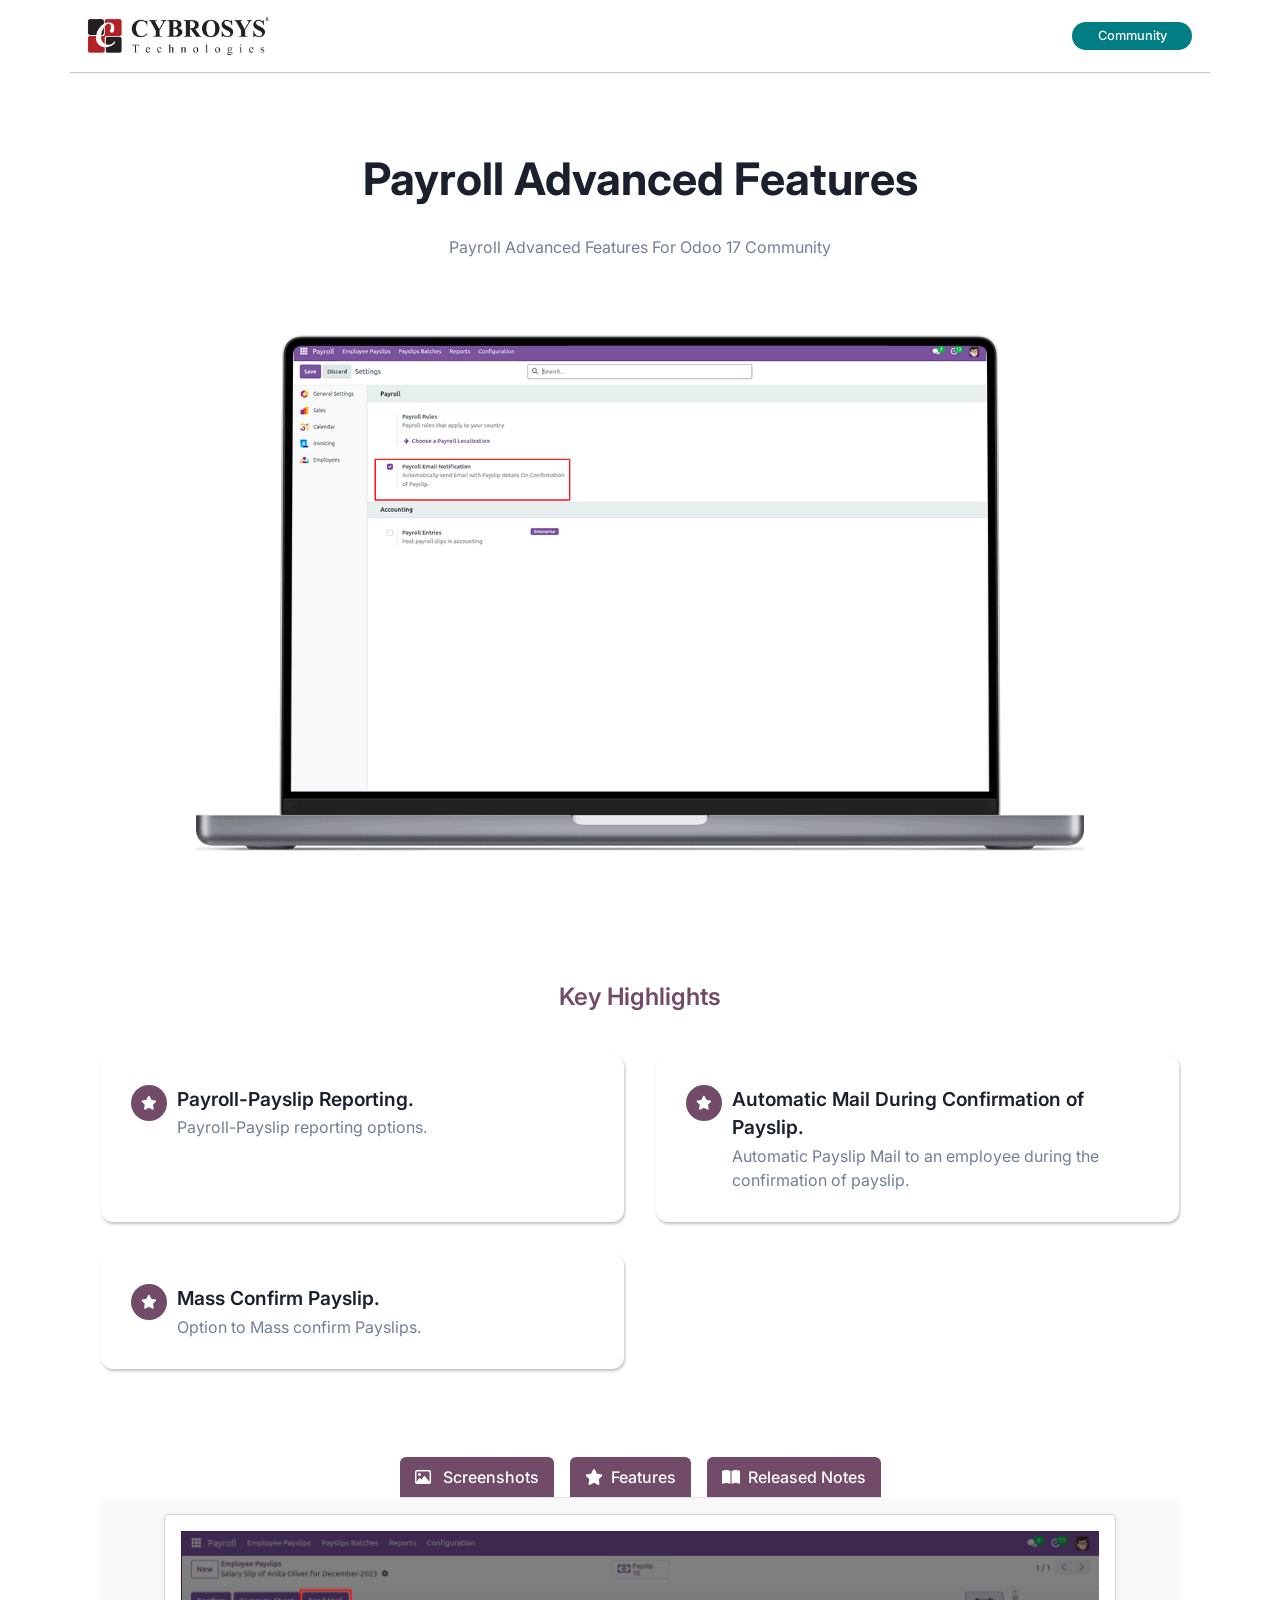
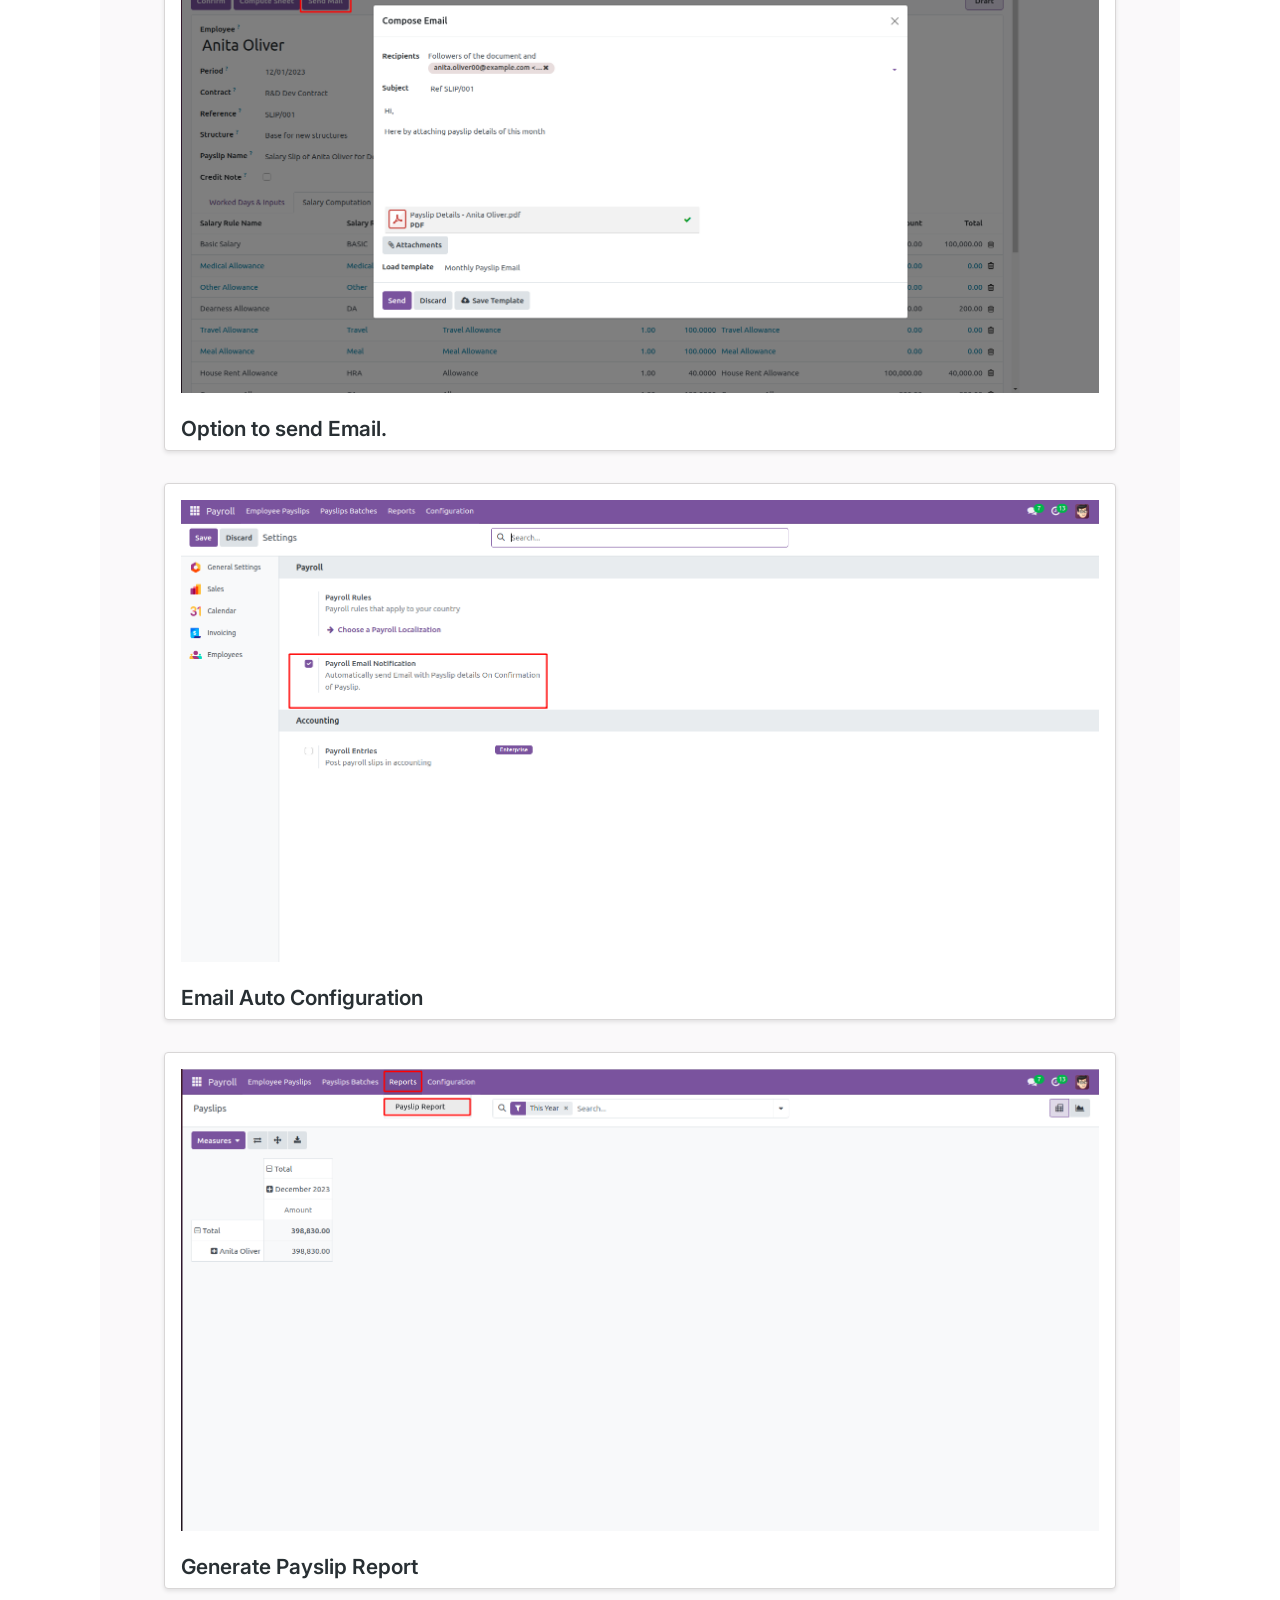
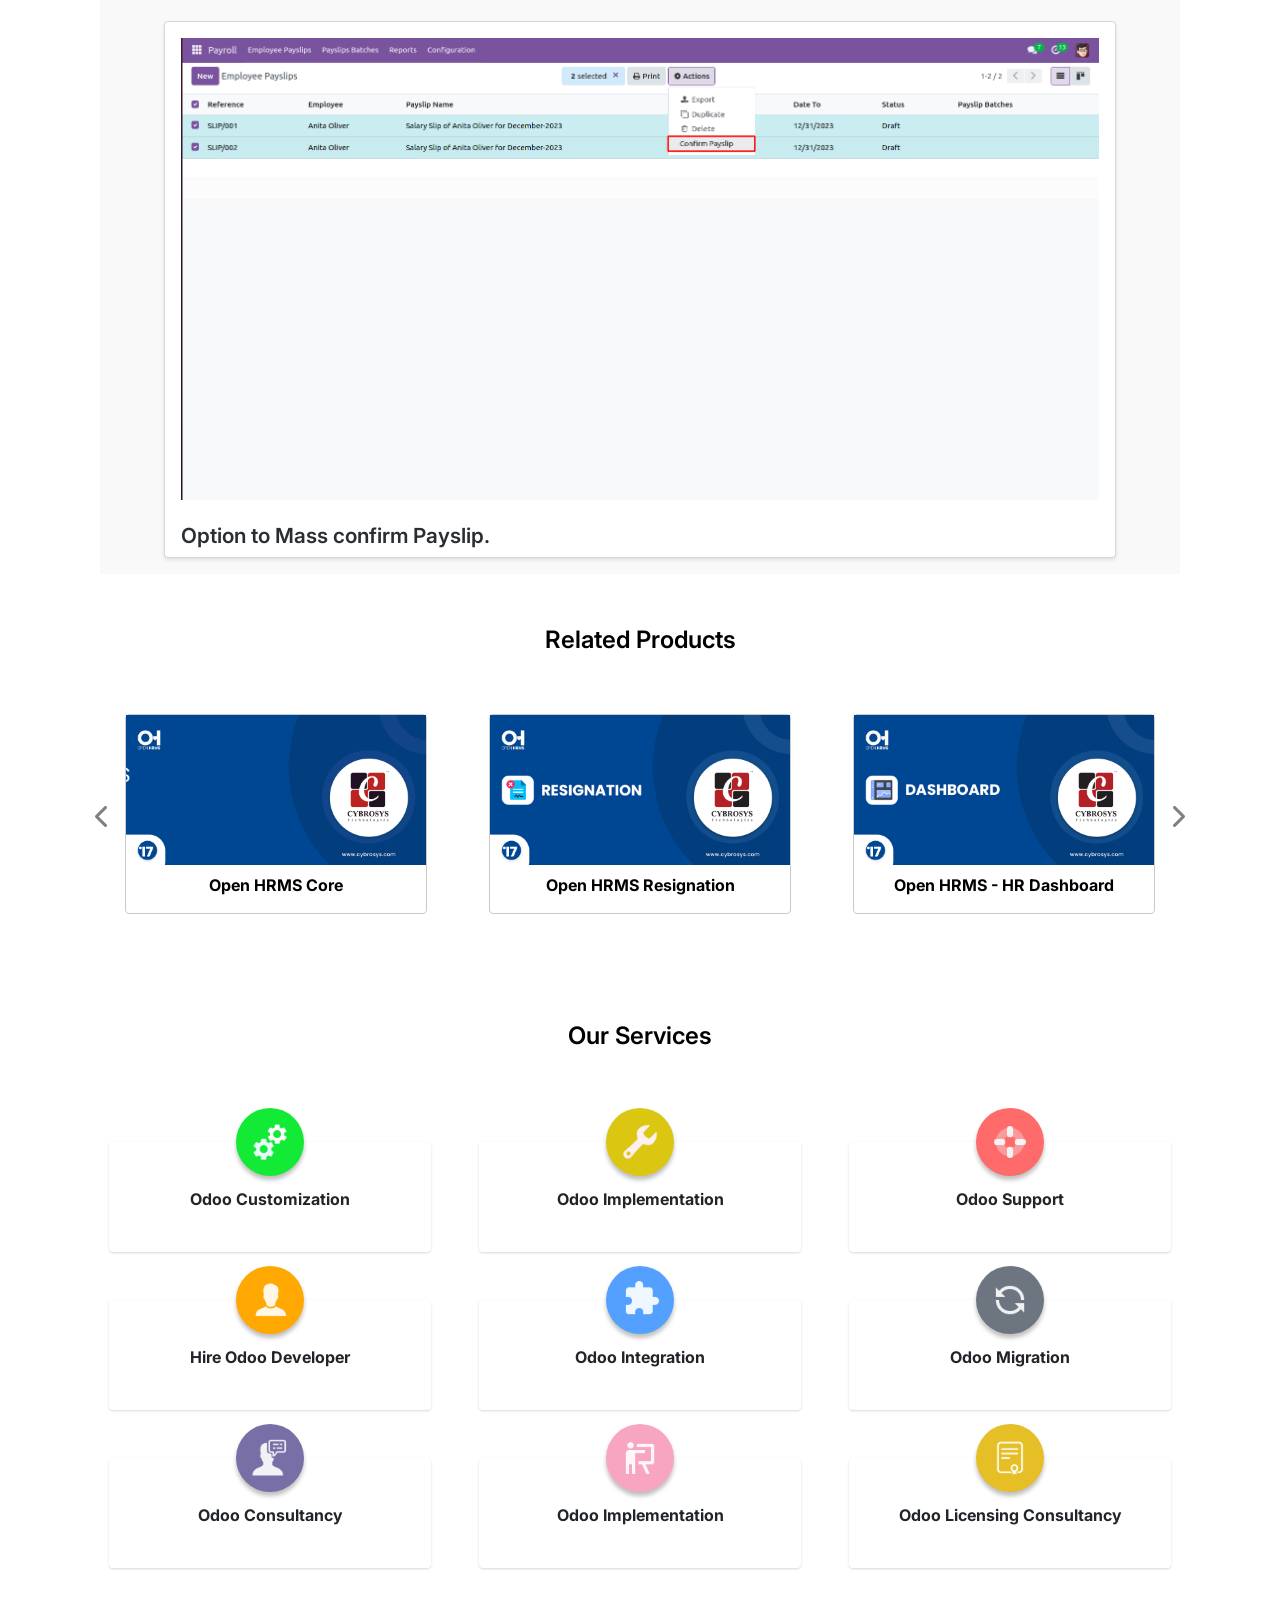
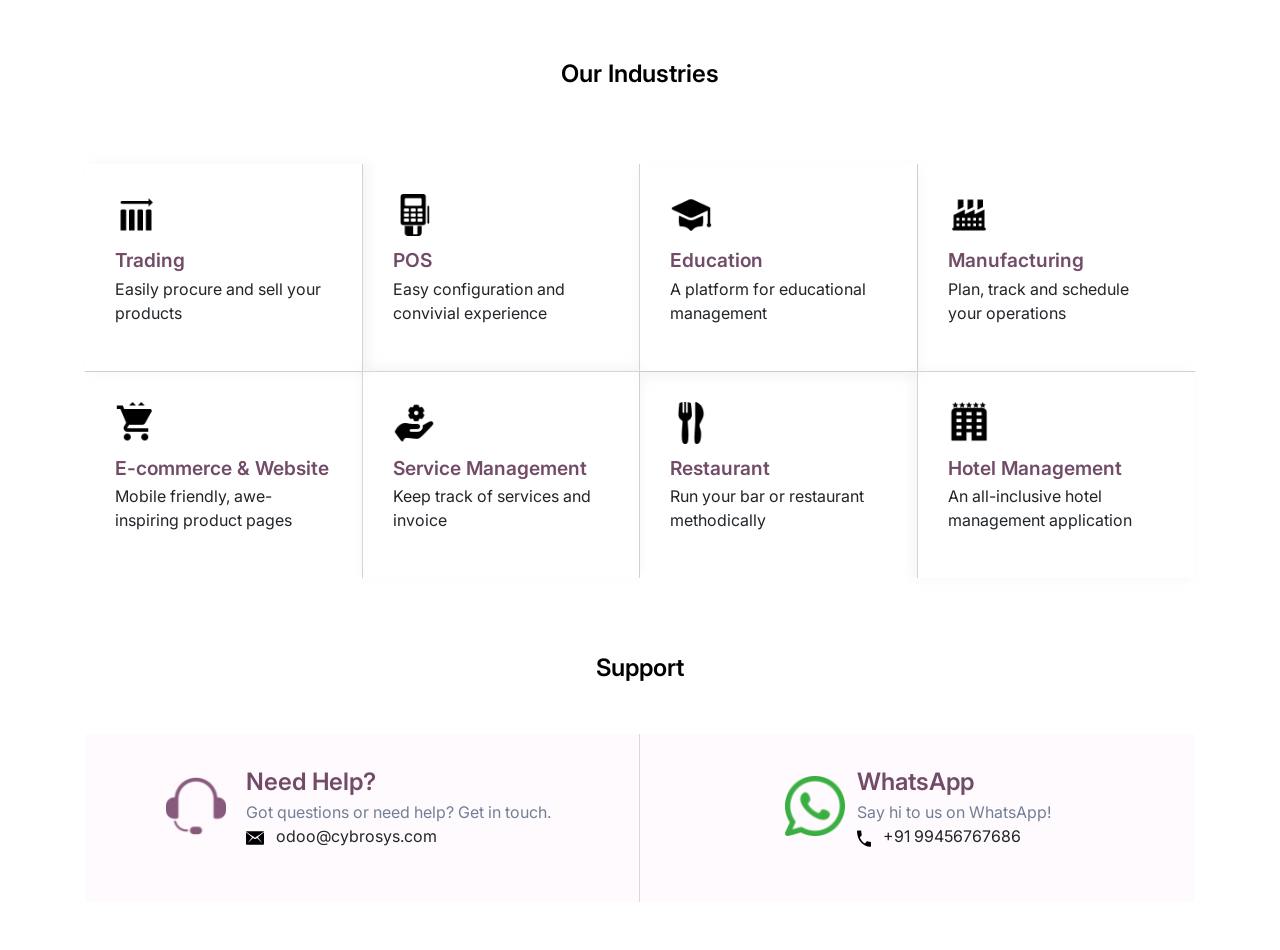
<file: hr_payslip_monthly_report/static/description/index.html>
<!DOCTYPE html>
<html lang="en">

<head>
    <meta charset="UTF-8">
    <meta name="viewport" content="width=device-width, initial-scale=1.0">
    <title>Odoo App 3 Index</title>
    <!-- Bootstrap CSS -->
    <link rel="stylesheet"
          href="https://cdn.jsdelivr.net/npm/bootstrap@4.0.0/dist/css/bootstrap.min.css"
          integrity="sha384-Gn5384xqQ1aoWXA+058RXPxPg6fy4IWvTNh0E263XmFcJlSAwiGgFAW/dAiS6JXm"
          crossorigin="anonymous">
    <link rel="stylesheet"
          href="https://cdnjs.cloudflare.com/ajax/libs/font-awesome/6.2.1/css/all.min.css">
    <link rel="preconnect" href="https://fonts.googleapis.com">
    <link rel="preconnect" href="https://fonts.gstatic.com" crossorigin>
    <link href="https://fonts.googleapis.com/css2?family=Inter:wght@400;500;600;700;800&display=swap"
          rel="stylesheet">
</head>
<body>
<section>
    <div class="container"
         style="font-family: 'Inter', sans-serif !important;background-color: #fff !important;">
        <div class="row">
            <div class="col-sm-12 col-md-12 col-lg-12 d-flex justify-content-between flex-wrap align-items-sm-center"
                 style="border-bottom:1px solid rgba(0, 0, 0, 0.22)">
                <div class="my-3">
                    <img src="assets/misc/Cybrosys R.png"
                         style="width:auto !important; height:40px !important">
                </div>
                <div class="my-3 d-flex align-items-center">
                    <div class="text-center"
                         style="background-color:#017E84 !important;font-size: 0.8rem !important; color:#fff !important; font-weight:500 !important; padding:4px !important; margin:0 3px !important; border-radius:50px !important; min-width: 120px !important;">
                        Community
                    </div>
                </div>
            </div>
        </div>
        <div class="row">
            <div class="col-sm-12 col-md-12 col-lg-12 text-center d-flex align-items-center flex-column"
                 style="margin: 80px 0px !important;">
                <h1 style="font-size: 2.8rem;font-weight: 700; color:
                    #1A202C;">
                    Payroll Advanced Features</h1>
                <p class="my-3 mb-4"
                   style="max-width: 80%; font-weight: 400 !important; line-height: 32px; color: #718096;">
                    Payroll Advanced Features For Odoo 17 Community
                </p>
                <div style="width: 80%; margin-top: 3rem;">
                    <img src="assets/screenshots/hero.gif"
                         class="img-responsive" width="100%" height="auto">
                </div>
            </div>
        </div>
        <div class="container mt-5 mb-5">
            <div class="col-lg-12 d-flex flex-column justify-content-center align-items-center mt-4">
                <p class="m-0"
                   style="font-weight: 600; font-size: 24px; color:#714b67 !important">
                    Key Highlights
                </p>
            </div>
            <div class="row py-4">
                <div class="col-md-6 col-sm-12 p-3">
                    <div class="d-flex   h-100" style="padding: 30px;border-radius: 12px;
                                    background: #FFF;
                                    box-shadow: 1px 2px 3px 0px rgba(0, 0, 0, 0.25); ">
                        <div style="width: 36px; height: 36px; border-radius: 50%; background: #714B67;
                                    display: flex; justify-content: center; align-items: center;
                                    margin-right: 10px; flex-shrink: 0;">
                            <i class="fa-solid fa-star  "
                               style="color: #fff;font-size:14px;"></i>
                        </div>
                        <div>
                            <p style="color: #1A202C;font-weight: 600;
                                      font-size: 1.2rem; margin-bottom: 2px;">
                                 Payroll-Payslip Reporting.</p>
                            <p class="m-0" style="color:#718096">Payroll-Payslip reporting options.
                            </p>
                        </div>
                    </div>
                </div>
                <div class="col-md-6 col-sm-12 p-3">
                    <div class="d-flex   h-100" style="padding: 30px;border-radius: 12px;
                                    background: #FFF;
                                    box-shadow: 1px 2px 3px 0px rgba(0, 0, 0, 0.25); ">
                        <div style="width: 36px; height: 36px; border-radius: 50%; background: #714B67;
                                    display: flex; justify-content: center; align-items: center;
                                    margin-right: 10px; flex-shrink: 0;">
                            <i class="fa-solid fa-star  "
                               style="color: #fff;font-size:14px;"></i>
                        </div>
                        <div>
                            <p style="color: #1A202C;font-weight: 600;
                                      font-size: 1.2rem; margin-bottom: 2px;">
                                Automatic Mail During Confirmation of Payslip.</p>
                            <p class="m-0" style="color:#718096">Automatic Payslip Mail to an employee during the confirmation of payslip.
                            </p>
                        </div>
                    </div>
                </div>
                <div class="col-md-6 col-sm-12 p-3">
                    <div class="d-flex   h-100" style="padding: 30px;border-radius: 12px;
                                    background: #FFF;
                                    box-shadow: 1px 2px 3px 0px rgba(0, 0, 0, 0.25); ">
                        <div style="width: 36px; height: 36px; border-radius: 50%; background: #714B67;
                                    display: flex; justify-content: center; align-items: center;
                                    margin-right: 10px; flex-shrink: 0;">
                            <i class="fa-solid fa-star  "
                               style="color: #fff;font-size:14px;"></i>
                        </div>
                        <div>
                            <p style="color: #1A202C;font-weight: 600;
                                      font-size: 1.2rem; margin-bottom: 2px;">
                                Mass Confirm Payslip.</p>
                            <p class="m-0" style="color:#718096">Option to Mass confirm Payslips.
                            </p>
                        </div>
                    </div>
                </div>
            </div>
        </div>
        <div class="container rounded">
            <ul class="nav nav-tabs d-flex"
                style="width: fit-content;margin: 0 auto;gap: 1rem;">
                <li class="col text-center py-2 text-nowrap "
                    style="color: #fff; background-color: #714B67;border-radius: 6px 6px 0px 0px;">
                    <a
                            class="active show" data-toggle="tab" href="#tab1"
                            style="color: #fff;font-weight: 500; background-color: #714B67; text-decoration: none;">
                        <i class="fa-regular fa-image  pr-2"
                           style="color: #fff;"></i>
                        Screenshots</a></li>
                <li class="col text-center py-2 text-nowrap "
                    style="color: #fff; background-color: #714B67;border-radius: 6px 6px 0px 0px;">
                    <a
                            data-toggle="tab" href="#tab2"
                            style="color: #fff;font-weight: 500;  text-decoration: none;"><i
                            class="fa-solid fa-star  pr-2"
                            style="color: #fff;"></i>Features</a></li>
                <li class="col text-center py-2 text-nowrap "
                    style="color: #fff; background-color: #714B67;border-radius: 6px 6px 0px 0px;">
                    <a
                            data-toggle="tab" href="#tab3"
                            style="color: #fff;font-weight: 500; text-decoration: none; background-color: #714B67;"><i
                            class="fa-solid fa-book-open  pr-2"
                            style="color: #fff;"></i>Released Notes</a></li>
            </ul>
            <div class="tab-content"
                 style="background-color: rgba(121, 113, 119, 0.04);">
                <div id="tab1" class="tab-pane fade in active show">
                    <div class="col-lg-12 py-2"
                         style="padding: 1rem 4rem !important;">
                        <div
                                style="border: 1px solid #d8d6d6; border-radius: 4px; background: #fff; box-shadow: 0 2px 4px rgba(0, 0, 0, 0.1);">
                            <div class="row justify-content-center p-3 w-100 m-0">
                                <img src="assets/screenshots/1.png"
                                     class="img-responsive" width="100%"
                                     height="auto">
                            </div>
                            <div class="px-3">
                                <h4 class="mt-2"
                                    style=" font-weight:600 !important; color:#282F33 !important; font-size:1.3rem !important">
                                    Option to send Email.</h4>
                            </div>
                        </div>
                    </div>
                    <div class="col-lg-12 py-2"
                         style="padding: 1rem 4rem !important;">
                        <div
                                style="border: 1px solid #d8d6d6; border-radius: 4px;  background: #fff; box-shadow: 0 2px 4px rgba(0, 0, 0, 0.1);">
                            <div class="row justify-content-center p-3 w-100 m-0">
                                <img src="assets/screenshots/2.png"
                                     class="img-responsive" width="100%"
                                     height="auto">
                            </div>
                            <div class="px-3">
                                <h4 class="mt-2"
                                    style=" font-weight:600 !important; color:#282F33 !important; font-size:1.3rem !important">
                                    Email Auto Configuration</h4>
                            </div>
                        </div>
                    </div>
                    <div class="col-lg-12 py-2"
                         style="padding: 1rem 4rem !important;">
                        <div
                                style="border: 1px solid #d8d6d6; border-radius: 4px;  background: #fff; box-shadow: 0 2px 4px rgba(0, 0, 0, 0.1);">
                            <div class="row justify-content-center p-3 w-100 m-0">
                                <img src="assets/screenshots/3.png"
                                     class="img-responsive" width="100%"
                                     height="auto">
                            </div>
                            <div class="px-3">
                                <h4 class="mt-2"
                                    style=" font-weight:600 !important; color:#282F33 !important; font-size:1.3rem !important">
                                    Generate Payslip Report</h4>
                            </div>
                        </div>
                    </div>
                    <div class="col-lg-12 py-2"
                         style="padding: 1rem 4rem !important;">
                        <div
                                style="border: 1px solid #d8d6d6; border-radius: 4px;  background: #fff; box-shadow: 0 2px 4px rgba(0, 0, 0, 0.1);">
                            <div class="row justify-content-center p-3 w-100 m-0">
                                <img src="assets/screenshots/4.png"
                                     class="img-responsive" width="100%"
                                     height="auto">
                            </div>
                            <div class="px-3">
                                <h4 class="mt-2"
                                    style=" font-weight:600 !important; color:#282F33 !important; font-size:1.3rem !important">
                                    Option to Mass confirm Payslip.</h4>
                            </div>
                        </div>
                    </div>
                </div>
                <div id="tab2" class="tab-pane fade">
                    <div class="col-mg-12" style="padding: 1rem 4rem;">
                        <ul style="list-style: none; padding: 1rem 0;font-weight: 500;">
                            <li class="py-3"
                                style="font-weight: 500;background-color: #fff; border-radius: 4px; padding: 1rem; margin-bottom: 1rem; box-shadow: 0 2px 4px rgba(0, 0, 0, 0.1);">
                                    <span style="margin-right: 12px;"><img
                                            src="assets/misc/star (1) 2.svg"
                                            alt=""
                                            width="16px"></span>Payroll-Payslip Reporting.
                            </li>
                            <li class="py-3"
                                style="font-weight: 500;background-color: #fff; border-radius: 4px; padding: 1rem; margin-bottom: 1rem; box-shadow: 0 2px 4px rgba(0, 0, 0, 0.1);">
                                    <span style="margin-right: 12px;"><img
                                            src="assets/misc/star (1) 2.svg"
                                            alt=""
                                            width="16px"></span>Automatic Mail During Confirmation of Payslip.
                            </li>
                            <li class="py-3"
                                style="font-weight: 500;background-color: #fff; border-radius: 4px; padding: 1rem; margin-bottom: 1rem; box-shadow: 0 2px 4px rgba(0, 0, 0, 0.1);">
                                    <span style="margin-right: 12px;"><img
                                            src="assets/misc/star (1) 2.svg"
                                            alt=""
                                            width="16px"></span>Mass Confirm Payslip.
                                <ul style="list-style: none;font-weight: 400; color:#718096">
                                    <li>
                                    </li>
                                </ul>
                            </li>

                        </ul>
                    </div>
                </div>
                <div id="tab3" class="tab-pane fade">
                    <div class="col-mg-12 active" style="padding: 1rem 4rem;">
                        <div class="py-3"
                             style="font-weight: 500;background-color: #fff; border-radius: 4px; padding: 1rem; box-shadow: 0 2px 4px rgba(0, 0, 0, 0.1);">
                            <div class="d-flex mb-3"
                                 style="font-size: 0.8rem; font-weight: 500;"><span>Version
                                        17.0.1.0.0</span><span
                                    class="px-2">|</span><span
                                    style="color: #714B67;font-weight: 600;">Released on 18th Dec 2023</span>
                            </div>
                            <p class="m-0"
                               style=" color:#718096!important; font-size:1rem !important;line-height: 28px;">

                                Initial Commit for Payroll Advanced Features.</p>
                        </div>
                    </div>
                </div>
            </div>
        </div>
        <div class="container mt-5">
            <div class="col-lg-12 d-flex flex-column justify-content-center align-items-center mt-5">
                <p class="m-0"
                   style="font-weight: 600; font-size: 24px; color:#000 !important">
                    Related Products</p>
            </div>
        </div>
        <div id="myCarousel" class="carousel slide py-3" data-ride="carousel">
            <div class="carousel-inner">
                <div class="carousel-item active">
                    <div class="row p-4">
                        <div class="col">
                            <div class="p-3">
                                <a href="https://apps.odoo.com/apps/modules/17.0/ohrms_core/"
                                   style="color: #000; text-decoration: none;">
                                    <div style="border:1px solid #CBCBCB !important;border-radius: 4px;">
                                        <div style="width: 300px; ">
                                            <img src="assets/modules/1.gif"
                                                 alt="" width="100%"
                                                 height="auto">

                                        </div>
                                        <p class="text-center pt-2 text-black font-weight-bold">
                                            Open HRMS Core</p>
                                    </div>
                                </a>
                            </div>
                        </div>
                        <div class="col">
                            <div class="p-3">
                                <a href="https://apps.odoo.com/apps/modules/17.0/hr_resignation/"
                                   style="color: #000; text-decoration: none;">
                                    <div style="border:1px solid #CBCBCB !important;border-radius: 4px;">
                                        <div style="width: 300px; ">
                                            <img src="assets/modules/2.jpg"
                                                 alt="" width="100%"
                                                 height="auto">

                                        </div>
                                        <p class="text-center pt-2 text-black font-weight-bold">
                                            Open HRMS Resignation</p>
                                    </div>
                                </a>
                            </div>
                        </div>
                        <div class="col">
                            <div class="p-3">
                                <a href="https://apps.odoo.com/apps/modules/17.0/hrms_dashboard/"
                                   style="color: #000; text-decoration: none;">
                                    <div style="border:1px solid #CBCBCB !important;border-radius: 4px;">
                                        <div style="width: 300px; ">
                                            <img src="assets/modules/3.jpg"
                                                 alt="" width="100%"
                                                 height="auto">

                                        </div>
                                        <p class="text-center pt-2 text-black font-weight-bold">
                                            Open HRMS - HR Dashboard</p>
                                    </div>
                                </a>
                            </div>
                        </div>
                    </div>
                </div>
                <div class="carousel-item">
                    <div class="row p-4">
                        <div class="col">
                            <div class="p-3">
                                <a href="https://apps.odoo.com/apps/modules/17.0/hr_employee_updation/"
                                   style="color: #000; text-decoration: none;">
                                    <div style="border:1px solid #CBCBCB !important;border-radius: 4px;">
                                        <div style="width: 300px; ">
                                            <img src="assets/modules/4.jpg"
                                                 alt="" width="100%"
                                                 height="auto">

                                        </div>
                                        <p class="text-center pt-2 text-black font-weight-bold">
                                            Open HRMS Employee Info</p>
                                    </div>
                                </a>
                            </div>
                        </div>
                        <div class="col">
                            <div class="p-3">
                                <a href="https://apps.odoo.com/apps/modules/17.0/ohrms_salary_advance/"
                                   style="color: #000; text-decoration: none;">
                                    <div style="border:1px solid #CBCBCB !important;border-radius: 4px;">
                                        <div style="width: 300px;">
                                            <img src="assets/modules/5.jpg"
                                                 alt="" width="100%"
                                                 height="auto">

                                        </div>
                                        <p class="text-center pt-2 text-black font-weight-bold">
                                            Open HRMS Advance Salary</p>
                                    </div>
                                </a>
                            </div>
                        </div>
                        <div class="col">
                            <div class="p-3">
                                <a href="https://apps.odoo.com/apps/modules/17.0/ohrms_loan/"
                                   style="color: #000; text-decoration: none;">
                                    <div style="border:1px solid #CBCBCB !important;border-radius: 4px;">
                                        <div style="width: 300px;">
                                            <img src="assets/modules/6.jpg"
                                                 alt="" width="100%"
                                                 height="auto">
                                        </div>
                                        <p class="text-center pt-2 text-black font-weight-bold">
                                            Open HRMS Loan Management</p>
                                    </div>
                                </a>
                            </div>
                        </div>
                    </div>
                </div>
            </div>
            <a class="carousel-control-prev" href="#myCarousel"
               data-slide="prev" style="width: 35px; color: #000;">
                    <span class="carousel-control-prev-icon">
                        <i class="fa fa-chevron-left"
                           style="font-size: 24px;"></i>
                    </span>
            </a>
            <a class="carousel-control-next" href="#myCarousel"
               data-slide="next" style="width: 35px; color: #000;">
                    <span class="carousel-control-next-icon">
                        <i class="fa fa-chevron-right"
                           style="font-size: 24px;"></i>
                    </span>
            </a>
        </div>
        <div class="container mt-5">
            <div class="col-lg-12 d-flex flex-column justify-content-center align-items-center mt-4">
                <p class="m-0"
                   style="font-weight: 600; font-size: 24px; color:#000 !important">
                    Our Services</p>

            </div>
        </div>
        <div class="container my-5">
            <div class="row py-3">
                <div class="col-md-4 col-sm-6 px-4 py-4">
                    <div
                            style="background-color: #fff; padding: 25px; text-align: center;  box-shadow: rgba(0, 0, 0, 0.1) 0px 1px 3px 0px, rgba(0, 0, 0, 0.06) 0px 1px 2px 0px; position: relative;border-radius: 4px;">
                        <div style="position: absolute; top: 0%; left: 50%; transform: translate(-50%, -50%);">
                            <div style="background-color:#13EA36 ; border-radius: 50%; padding: 15px;    width: 68px;
                                    height: 68px; display: inline-block; box-shadow:0px 4px 4px rgba(0, 0, 0, 0.25);">
                                <img src="assets/icons/cogs.png"
                                     alt="service-icon" width="38px"
                                     height="auto">
                            </div>
                        </div>
                        <p style="margin-top: 20px; font-weight: bold;">Odoo
                            Customization</p>
                    </div>
                </div>
                <div class="col-md-4 col-sm-6 px-4 py-4">
                    <div
                            style="background-color: #fff; padding: 25px; text-align: center; box-shadow: rgba(0, 0, 0, 0.1) 0px 1px 3px 0px, rgba(0, 0, 0, 0.06) 0px 1px 2px 0px; position: relative;border-radius: 4px;">
                        <div style="position: absolute; top: 0%; left: 50%; transform: translate(-50%, -50%);">
                            <div style="background-color:#DBC711; border-radius: 50%; padding: 15px;    width: 68px;
                                    height: 68px; display: inline-block; box-shadow:0px 4px 4px rgba(0, 0, 0, 0.25);">
                                <img src="assets/icons/wrench.png"
                                     alt="service-icon" width="38px"
                                     height="auto">
                            </div>
                        </div>
                        <p style="margin-top: 20px; font-weight: bold;">Odoo
                            Implementation</p>
                    </div>
                </div>
                <div class="col-md-4 col-sm-6 px-4 py-4">
                    <div
                            style="background-color: #fff; padding: 25px; text-align: center;  box-shadow: rgba(0, 0, 0, 0.1) 0px 1px 3px 0px, rgba(0, 0, 0, 0.06) 0px 1px 2px 0px; position: relative; border-radius: 4px;">
                        <div style="position: absolute; top: 0%; left: 50%; transform: translate(-50%, -50%);">
                            <div style="background-color:#FF6B6B ; border-radius: 50%; padding: 15px;    width: 68px;
                                    height: 68px; display: inline-block; box-shadow:0px 4px 4px rgba(0, 0, 0, 0.25);">
                                <img src="assets/icons/lifebuoy.png"
                                     alt="service-icon" width="38px"
                                     height="auto">
                            </div>
                        </div>
                        <p style="margin-top: 20px; font-weight: bold;">Odoo
                            Support</p>
                    </div>
                </div>
                <div class="col-md-4 col-sm-6 px-4 py-4">
                    <div
                            style="background-color: #fff; padding: 25px; text-align: center; box-shadow: rgba(0, 0, 0, 0.1) 0px 1px 3px 0px, rgba(0, 0, 0, 0.06) 0px 1px 2px 0px; position: relative; border-radius: 4px;">
                        <div style="position: absolute; top: 0%; left: 50%; transform: translate(-50%, -50%);">
                            <div style="background-color:#FFA801 ; border-radius: 50%; padding: 15px;    width: 68px;
                                    height: 68px; display: inline-block; box-shadow:0px 4px 4px rgba(0, 0, 0, 0.25);">
                                <img src="assets/icons/user.png"
                                     alt="service-icon" width="38px"
                                     height="auto">
                            </div>
                        </div>
                        <p style="margin-top: 20px; font-weight: bold;">Hire
                            Odoo Developer</p>
                    </div>
                </div>
                <div class="col-md-4 col-sm-6 px-4 py-4">
                    <div
                            style="background-color: #fff; padding: 25px; text-align: center;  box-shadow: rgba(0, 0, 0, 0.1) 0px 1px 3px 0px, rgba(0, 0, 0, 0.06) 0px 1px 2px 0px; position: relative; border-radius: 4px;">

                        <div style="position: absolute; top: 0%; left: 50%; transform: translate(-50%, -50%);">
                            <div style="background-color:#54A0FF; border-radius: 50%; padding: 15px;    width: 68px;
                                    height: 68px; display: inline-block; box-shadow:0px 4px 4px rgba(0, 0, 0, 0.25);">
                                <img src="assets/icons/puzzle.png"
                                     alt="service-icon" width="38px"
                                     height="auto">
                            </div>
                        </div>
                        <p style="margin-top: 20px; font-weight: bold;">Odoo
                            Integration</p>
                    </div>
                </div>
                <div class="col-md-4 col-sm-6 px-4 py-4">
                    <div
                            style="background-color: #fff; padding: 25px; text-align: center;  box-shadow: rgba(0, 0, 0, 0.1) 0px 1px 3px 0px, rgba(0, 0, 0, 0.06) 0px 1px 2px 0px; position: relative;border-radius: 4px;">
                        <div style="position: absolute; top: 0%; left: 50%; transform: translate(-50%, -50%);">
                            <div style="background-color:#6D7680 ; border-radius: 50%; padding: 15px;    width: 68px;
                                    height: 68px; display: inline-block; box-shadow:0px 4px 4px rgba(0, 0, 0, 0.25);">
                                <img src="assets/icons/update.png"
                                     alt="service-icon" width="38px"
                                     height="auto">
                            </div>
                        </div>
                        <p style="margin-top: 20px; font-weight: bold;">Odoo
                            Migration</p>
                    </div>
                </div>
                <div class="col-md-4 col-sm-6 px-4 py-4">
                    <div
                            style="background-color: #fff; padding: 25px; text-align: center;  box-shadow: rgba(0, 0, 0, 0.1) 0px 1px 3px 0px, rgba(0, 0, 0, 0.06) 0px 1px 2px 0px; position: relative;border-radius: 4px;">
                        <div style="position: absolute; top: 0%; left: 50%; transform: translate(-50%, -50%);">
                            <div style="background-color:#786FA6 ; border-radius: 50%; padding: 15px;    width: 68px;
                                    height: 68px; display: inline-block; box-shadow:0px 4px 4px rgba(0, 0, 0, 0.25);">
                                <img src="assets/icons/consultation.png"
                                     alt="service-icon" width="38px"
                                     height="auto">
                            </div>
                        </div>
                        <p style="margin-top: 20px; font-weight: bold;">Odoo
                            Consultancy</p>
                    </div>
                </div>
                <div class="col-md-4 col-sm-6 px-4 py-4">
                    <div
                            style="background-color: #fff; padding: 25px; text-align: center; box-shadow: rgba(0, 0, 0, 0.1) 0px 1px 3px 0px, rgba(0, 0, 0, 0.06) 0px 1px 2px 0px;position: relative;border-radius: 4px;">
                        <div style="position: absolute; top: 0%; left: 50%; transform: translate(-50%, -50%);">
                            <div style="background-color:#F8A5C2 ; border-radius: 50%; padding: 15px;    width: 68px;
                                    height: 68px; display: inline-block; box-shadow:0px 4px 4px rgba(0, 0, 0, 0.25);">
                                <img src="assets/icons/training.png"
                                     alt="service-icon" width="38px"
                                     height="auto">
                            </div>
                        </div>
                        <p style="margin-top: 20px; font-weight: bold;">Odoo
                            Implementation</p>
                    </div>
                </div>
                <div class="col-md-4 col-sm-6 px-4 py-4">
                    <div
                            style="background-color: #fff; padding: 25px; text-align: center;  box-shadow: rgba(0, 0, 0, 0.1) 0px 1px 3px 0px, rgba(0, 0, 0, 0.06) 0px 1px 2px 0px; position: relative;border-radius: 4px;">
                        <div style="position: absolute; top: 0%; left: 50%; transform: translate(-50%, -50%);">
                            <div style="background-color:#E6BE26; border-radius: 50%; padding: 15px;    width: 68px;
                                    height: 68px; display: inline-block; box-shadow:0px 4px 4px rgba(0, 0, 0, 0.25);">
                                <img src="assets/icons/license.png"
                                     alt="service-icon" width="38px"
                                     height="auto">
                            </div>
                        </div>
                        <p style="margin-top: 20px; font-weight: bold;">Odoo
                            Licensing Consultancy</p>
                    </div>
                </div>
            </div>
        </div>
        <div class="container mt-5">
            <div class="col-lg-12 d-flex flex-column justify-content-center align-items-center mt-4">
                <p class="m-0"
                   style="font-weight: 600; font-size: 24px; color:#000 !important">
                    Our Industries</p>

            </div>
        </div>
        <div class="container">
            <div class="row my-5 py-4">
                <div class="col-md-3 col-sm-6 p-0">
                    <div class="d-flex flex-column h-100 "
                         style="border-right: 1px solid rgb(209, 209, 209); border-bottom: 1px solid  rgb(209, 209, 209); padding: 30px; box-shadow: 6px 0 10px rgba(228, 227, 227, 0.373);">
                        <img src="assets/icons/trading-black.png" width="42px"
                             height="auto" alt="">
                        <p style="color: #714B67;font-weight: 600; margin-top: 10px;
                           font-size: 1.2rem; margin-bottom: 2px;">Trading</p>
                        <p>Easily procure and sell your products</p>
                    </div>
                </div>
                <div class="col-md-3 col-sm-6  p-0">
                    <div class="d-flex flex-column h-100"
                         style="border-right: 1px solid rgb(209, 209, 209);border-bottom: 1px solid  rgb(209, 209, 209); padding: 30px;">
                        <img src="assets/icons/pos-black.png" width="42px"
                             height="auto" alt="">
                        <p style="color: #714B67;font-weight: 600; margin-top: 10px;
                            font-size: 1.2rem; margin-bottom: 2px;">POS</p>
                        <p>Easy configuration and convivial experience</p>
                    </div>
                </div>
                <div class="col-md-3 col-sm-6  p-0">
                    <div class="d-flex flex-column h-100"
                         style="border-right: 1px solid  rgb(209, 209, 209);border-bottom: 1px solid   rgba(0, 0, 0, 0.2); padding: 30px; box-shadow: 0 5px 10px  rgba(228, 227, 227, 0.373)">
                        <img src="assets/icons/education-black.png" width="42px"
                             height="auto" alt="">
                        <p style="color: #714B67;font-weight: 600; margin-top: 10px;
                            font-size: 1.2rem; margin-bottom: 2px;">
                            Education</p>
                        <p>A platform for educational management</p>
                    </div>
                </div>
                <div class="col-md-3 col-sm-6  p-0">
                    <div class="d-flex flex-column h-100"
                         style="border-bottom: 1px solid  rgb(209, 209, 209); padding: 30px; ">
                        <img src="assets/icons/manufacturing-black.png"
                             width="42px" height="auto" alt="">
                        <p style="color: #714B67;font-weight: 600; margin-top: 10px;
                            font-size: 1.2rem; margin-bottom: 2px;">
                            Manufacturing</p>
                        <p>Plan, track and schedule your operations</p>
                    </div>
                </div>
                <div class="col-md-3 col-sm-6 p-0">
                    <div class="d-flex flex-column h-100"
                         style="border-right: 1px solid  rgb(209, 209, 209); padding: 30px;">
                        <img src="assets/icons/ecom-black.png" width="42px"
                             height="auto" alt="">
                        <p style="color: #714B67;font-weight: 600; margin-top: 10px;
                            font-size: 1.2rem; margin-bottom: 2px;">E-commerce &
                            Website</p>
                        <p>Mobile friendly, awe-inspiring product pages</p>
                    </div>
                </div>
                <div class="col-md-3 col-sm-6   p-0">
                    <div class="d-flex flex-column h-100"
                         style="border-right: 1px solid  rgb(209, 209, 209); padding: 30px;box-shadow: 0 -5px 10px  rgba(228, 227, 227, 0.373);">
                        <img src="assets/icons/service-black.png" width="42px"
                             height="auto" alt="">
                        <p style="color: #714B67;font-weight: 600; margin-top: 10px;
                            font-size: 1.2rem; margin-bottom: 2px;">Service
                            Management</p>
                        <p>Keep track of services and invoice</p>
                    </div>
                </div>
                <div class="col-md-3 col-sm-6    p-0">
                    <div class="d-flex flex-column h-100"
                         style="border-right: 1px solid  rgb(209, 209, 209); padding: 30px; ">
                        <img src="assets/icons/restaurant-black.png"
                             width="42px" height="auto" alt="">
                        <p style="color: #714B67;font-weight: 600; margin-top: 10px;
                            font-size: 1.2rem; margin-bottom: 2px;">
                            Restaurant</p>
                        <p>Run your bar or restaurant methodically</p>
                    </div>
                </div>
                <div class="col-md-3 col-sm-6   p-0">
                    <div class="d-flex flex-column h-100"
                         style=" padding: 30px;box-shadow: -5px 0 10px  rgba(228, 227, 227, 0.373);">
                        <img src="assets/icons/hotel-black.png" width="42px"
                             height="auto" alt="">
                        <p style="color: #714B67;font-weight: 600; margin-top: 10px;
                            font-size: 1.2rem; margin-bottom: 2px;">Hotel
                            Management</p>
                        <p>An all-inclusive hotel management application</p>
                    </div>
                </div>
            </div>
        </div>
        <div class="container mt-5">
            <div class="col-lg-12 d-flex flex-column justify-content-center align-items-center mt-5">
                <p class="m-0"
                   style="font-weight: 600; font-size: 24px; color:#000 !important">
                    Support</p>
            </div>
        </div>
        <div class="container my-5">
            <div class="row" style="background-color: #FFFAFE;">
                <div class="col-md-6 pb-4  d-flex align-items-center justify-content-center"
                     style="border-right: 1px solid #D9D9D9;">
                    <div style="padding: 30px;">
                        <div class="d-flex align-items-center">
                            <img src="assets/misc/support (1) 1.svg" alt=""
                                 width="60px" style="margin-right: 12px;">
                            <div style="padding: 0px 8px;">
                                    <span
                                            style="color: #714B67;font-size: 24px;font-weight: 600;padding-bottom: 1rem;">Need
                                        Help?</span>
                                <p class="m-0" style="color:#718096;">Got
                                    questions or need help? Get in touch.</p>
                                <div style="font-weight: 400;"><span><img
                                        src="assets/misc/support-email.svg"
                                        alt=""
                                        width="18px"
                                        style="filter: invert(1);margin-right: 0.8rem;"></span>odoo@cybrosys.com
                                </div>
                            </div>
                        </div>
                    </div>
                </div>
                <div class="col-md-6 pb-4 d-flex align-items-center justify-content-center">
                    <div style="padding: 30px;">
                        <div class="d-flex align-items-center">
                            <img src="assets/misc/whatsapp 1.svg" alt=""
                                 width="60px" style="margin-right: 12px;">
                            <div>
                                <span style="color: #714B67;font-size: 24px;font-weight: 600;">WhatsApp</span>
                                <p class="m-0" style="color:#718096;">Say hi to
                                    us on WhatsApp!</p>
                                <div style="font-weight: 400; font-size: 16px;"><span><img
                                        src="assets/misc/phone.svg"
                                        alt="" width="14px"
                                        style="filter: invert(1); margin-right: 0.8rem;"></span>+91
                                    99456767686
                                </div>
                            </div>
                        </div>
                    </div>
                </div>
            </div>
        </div>
    </div>
</section>
<!-- Optional JavaScript -->
<!-- jQuery first, then Popper.js, then Bootstrap JS -->
<script src="https://ajax.googleapis.com/ajax/libs/jquery/3.5.1/jquery.min.js"></script>
<script src="https://maxcdn.bootstrapcdn.com/bootstrap/4.5.2/js/bootstrap.min.js"></script>
</body>
</html>
</file>
